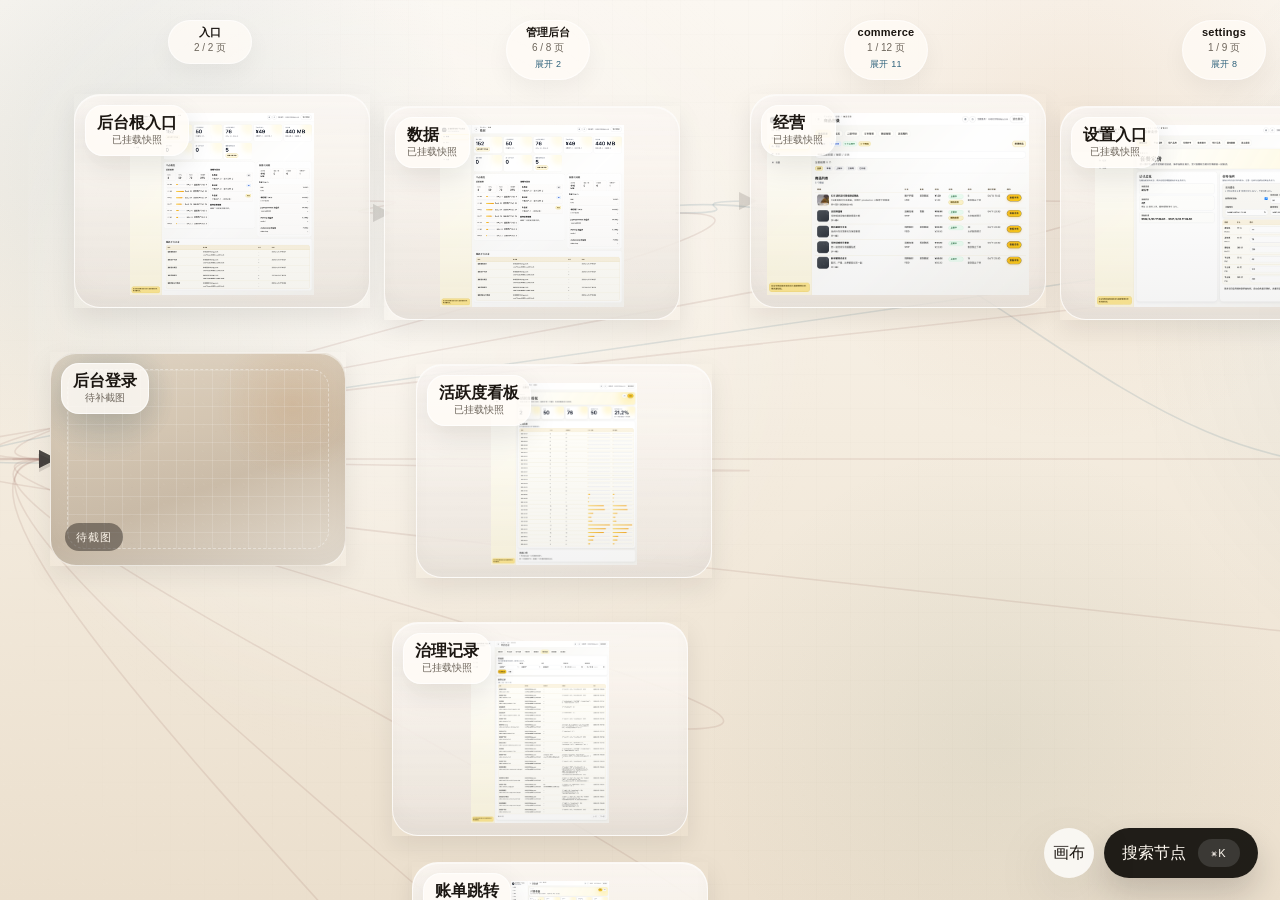
<file: docs/interaction-board/eggturtle-admin-route-first/index.html>
<!doctype html>
<html lang="zh-CN">
<head>
  <meta charset="utf-8" />
  <meta name="viewport" content="width=device-width, initial-scale=1" />
  <title>admin Interaction Board</title>
  <style>    :root {
      --paper: #f7f1e8;
      --paper-deep: #ece1d0;
      --ink: #1b1611;
      --muted: #6d655b;
      --line: rgba(34, 26, 18, 0.08);
      --line-strong: rgba(34, 26, 18, 0.14);
      --card: rgba(255, 252, 247, 0.76);
      --card-soft: rgba(255, 251, 246, 0.52);
      --panel: rgba(251, 246, 238, 0.92);
      --tooltip-bg: rgba(24, 19, 14, 0.92);
      --blue: #2c607a;
      --amber: #b87431;
      --rose: #8d5850;
      --green: #5e7c62;
      --shadow-soft: 0 18px 56px rgba(27, 19, 11, 0.10);
      --shadow-card: 0 18px 44px rgba(20, 15, 10, 0.12);
      --shadow-card-active: 0 24px 64px rgba(16, 12, 8, 0.18);
      --canvas-width: 1420px;
      --canvas-height: 1120px;
      --node-width: 182px;
      --node-height: 334px;
      --lane-min-gap: 228px;
      --lane-width: 196px;
      --lane-padding-top: 94px;
      --node-gap-y: 344px;
      --version-media-max-height: 420px;
    }

    body[data-board-kind^="web"] {
      --node-width: 296px;
      --node-height: 214px;
      --lane-min-gap: 338px;
      --lane-width: 304px;
      --node-gap-y: 252px;
      --version-media-max-height: 360px;
    }

    * { box-sizing: border-box; }
    html, body { margin: 0; min-height: 100%; }

    body {
      font-family: "Avenir Next", "PingFang SC", "Hiragino Sans GB", sans-serif;
      color: var(--ink);
      background:
        radial-gradient(circle at 12% 18%, rgba(44, 96, 122, 0.10), transparent 24%),
        radial-gradient(circle at 84% 14%, rgba(184, 116, 49, 0.10), transparent 24%),
        radial-gradient(circle at 78% 82%, rgba(94, 124, 98, 0.08), transparent 24%),
        linear-gradient(180deg, #fbf7f1 0%, #f4ecdf 48%, #ebdfcd 100%);
      overflow: hidden;
    }

    body::before {
      content: "";
      position: fixed;
      inset: 0;
      pointer-events: none;
      opacity: 0.32;
      background-image:
        linear-gradient(rgba(94, 79, 59, 0.032) 1px, transparent 1px),
        linear-gradient(90deg, rgba(94, 79, 59, 0.032) 1px, transparent 1px);
      background-size: 34px 34px;
      mask-image: radial-gradient(circle at center, black 60%, transparent 100%);
    }

    body::after {
      content: "";
      position: fixed;
      inset: 0;
      pointer-events: none;
      opacity: 0.08;
      background-image:
        radial-gradient(circle at 18% 22%, rgba(255,255,255,0.9) 0 1px, transparent 1px),
        radial-gradient(circle at 72% 42%, rgba(0,0,0,0.5) 0 0.8px, transparent 0.8px),
        radial-gradient(circle at 44% 80%, rgba(255,255,255,0.8) 0 1px, transparent 1px);
      background-size: 20px 20px, 28px 28px, 24px 24px;
      mix-blend-mode: soft-light;
    }

    button,
    input {
      font: inherit;
    }

    .board-app,
    .board-shell {
      min-height: 100vh;
    }

    .board-frame {
      position: relative;
      width: 100vw;
      height: 100vh;
      overflow: auto;
      padding: 0 28px 120px;
      cursor: grab;
      scrollbar-width: thin;
      scrollbar-color: rgba(34, 26, 18, 0.18) transparent;
    }

    .board-frame:active { cursor: grabbing; }

    .board-frame::-webkit-scrollbar {
      width: 10px;
      height: 10px;
    }

    .board-frame::-webkit-scrollbar-thumb {
      border-radius: 999px;
      background: rgba(34, 26, 18, 0.18);
      border: 2px solid transparent;
      background-clip: padding-box;
    }

    .board-frame::-webkit-scrollbar-track {
      background: transparent;
    }

    .board-viewport {
      position: relative;
      width: var(--canvas-width);
      height: var(--canvas-height);
      margin: 0 auto;
    }

    .board-stage {
      position: relative;
      width: var(--canvas-width);
      height: var(--canvas-height);
      isolation: isolate;
      transform-origin: top left;
    }

    .board-stage::before {
      content: "";
      position: absolute;
      inset: 0;
      z-index: 0;
      pointer-events: none;
      background:
        radial-gradient(circle at 20% 18%, rgba(255,255,255,0.45), transparent 22%),
        radial-gradient(circle at 84% 18%, rgba(44, 96, 122, 0.08), transparent 20%),
        radial-gradient(circle at 78% 78%, rgba(184, 116, 49, 0.08), transparent 18%);
    }

    .lane {
      position: absolute;
      top: 20px;
      height: 52px;
      pointer-events: none;
      z-index: 1;
    }

    .lane-label {
      appearance: none;
      position: absolute;
      left: 50%;
      top: 0;
      transform: translateX(-50%);
      display: grid;
      gap: 2px;
      min-width: 84px;
      padding: 6px 11px 8px;
      border-radius: 999px;
      text-align: center;
      background: rgba(255, 252, 246, 0.76);
      backdrop-filter: blur(18px);
      box-shadow: 0 10px 24px rgba(26, 19, 12, 0.05);
      border: 1px solid rgba(255,255,255,0.62);
      pointer-events: auto;
      cursor: default;
    }

    .lane-label strong {
      font-size: 11px;
      line-height: 1.05;
      letter-spacing: 0.02em;
      color: var(--ink);
    }

    .lane-label small {
      font-size: 10px;
      color: var(--muted);
      letter-spacing: 0;
    }

    .lane-label.expandable {
      cursor: pointer;
    }

    .lane-label.expandable:hover,
    .lane-label.expandable:focus-visible {
      outline: none;
      transform: translateX(-50%) translateY(-1px);
      box-shadow: 0 14px 28px rgba(26, 19, 12, 0.10);
    }

    .lane-label.expanded {
      background: rgba(27, 22, 17, 0.90);
      border-color: rgba(27, 22, 17, 0.88);
    }

    .lane-label.expanded strong,
    .lane-label.expanded small,
    .lane-label.expanded .lane-action {
      color: #fff7ee;
    }

    .lane-action {
      display: inline-flex;
      justify-content: center;
      padding-top: 1px;
      font-size: 9px;
      color: var(--blue);
      letter-spacing: 0.02em;
    }

    #edgeLayer {
      position: absolute;
      inset: 0;
      z-index: 2;
      width: 100%;
      height: 100%;
      overflow: visible;
      pointer-events: none;
    }

    .edge-line {
      fill: none;
      stroke-width: 1.55;
      opacity: 0.13;
      transition: opacity 140ms ease, stroke-width 140ms ease, filter 140ms ease;
    }

    .edge-line.kind-navigateTo { stroke: var(--blue); }
    .edge-line.kind-switchTab { stroke: var(--green); }
    .edge-line.kind-reLaunch { stroke: var(--amber); }
    .edge-line.kind-redirect { stroke: var(--rose); }
    .edge-line.kind-prototype {
      stroke: rgba(34, 26, 18, 0.44);
      stroke-dasharray: 10 7;
    }

    .edge-line.muted {
      opacity: 0.035;
    }

    .edge-line.active {
      opacity: 0.92;
      stroke-width: 2.8;
      filter: drop-shadow(0 0 8px rgba(255,255,255,0.66));
    }

    .node {
      position: absolute;
      z-index: 3;
      width: var(--node-width);
      height: var(--node-height);
      padding: 0;
      border: none;
      background: transparent;
      box-shadow: var(--shadow-card);
      cursor: grab;
      overflow: visible;
      isolation: isolate;
      user-select: none;
      contain: layout paint style;
      content-visibility: auto;
      contain-intrinsic-size: var(--node-width) var(--node-height);
      transition: transform 120ms ease, box-shadow 120ms ease, opacity 120ms ease, filter 120ms ease;
    }

    .node:focus-visible {
      outline: 2px solid rgba(44, 96, 122, 0.32);
      outline-offset: 4px;
    }

    .node:not(.dragging):hover {
      transform: translateY(-6px);
      box-shadow: var(--shadow-card-active);
    }

    .node.dragging {
      cursor: grabbing;
      box-shadow: var(--shadow-card-active);
      transform: rotate(-0.8deg) scale(1.02);
      z-index: 12;
    }

    .node.dim {
      opacity: 0.18;
      filter: saturate(0.42);
    }

    .node.active {
      transform: translateY(-4px) scale(1.01);
      box-shadow: var(--shadow-card-active);
    }

    .node-shot {
      position: relative;
      width: 100%;
      height: 100%;
      overflow: hidden;
      border-radius: 26px;
      background:
        linear-gradient(180deg, rgba(255,255,255,0.48), rgba(255,255,255,0.18)),
        rgba(244, 236, 226, 0.82);
      backdrop-filter: blur(10px);
      border: 1px solid rgba(255,255,255,0.58);
      box-shadow:
        inset 0 1px 0 rgba(255,255,255,0.65),
        inset 0 -24px 30px rgba(0,0,0,0.03);
    }

    .node-shot.missing-shot {
      background:
        radial-gradient(circle at 18% 18%, rgba(44, 96, 122, 0.18), transparent 24%),
        radial-gradient(circle at 82% 24%, rgba(184, 116, 49, 0.16), transparent 26%),
        linear-gradient(160deg, #ddd0bd, #cfc0ac 60%, #efe7db);
    }

    .node-shot img {
      position: absolute;
      inset: 0;
      width: 100%;
      height: 100%;
      object-fit: contain;
      object-position: center top;
      padding: 18px 12px 12px;
      background: transparent;
      opacity: 0.995;
    }

    .node-shot::after {
      content: "";
      position: absolute;
      inset: 0;
      background:
        linear-gradient(180deg, rgba(255,255,255,0.08), rgba(255,255,255,0) 28%, rgba(16, 12, 8, 0.05) 100%);
      pointer-events: none;
    }

    .node-overlay {
      position: absolute;
      left: 10px;
      top: 10px;
      z-index: 2;
      max-width: calc(100% - 20px);
      pointer-events: none;
    }

    .node-title-wrap {
      display: grid;
      gap: 2px;
      max-width: 100%;
      padding: 9px 11px 10px;
      border-radius: 18px;
      background: rgba(255, 252, 247, 0.82);
      border: 1px solid rgba(255,255,255,0.68);
      box-shadow: 0 10px 28px rgba(20, 15, 10, 0.10);
      backdrop-filter: blur(16px);
    }

    .node-title {
      display: block;
      font-family: "Songti SC", "STSong", serif;
      font-size: 16px;
      line-height: 1.04;
      font-weight: 700;
      color: var(--ink);
      text-align: left;
      word-break: break-word;
    }

    .node-subtitle {
      display: block;
      font-size: 10px;
      letter-spacing: 0.01em;
      color: var(--muted);
      line-height: 1.15;
    }

    .node-shot-grid {
      position: absolute;
      inset: 16px;
      z-index: 1;
      border-radius: 18px;
      border: 1px dashed rgba(255,255,255,0.38);
      background:
        linear-gradient(rgba(255,255,255,0.14) 1px, transparent 1px),
        linear-gradient(90deg, rgba(255,255,255,0.14) 1px, transparent 1px);
      background-size: 18px 18px;
    }

    .node-empty-badge {
      position: absolute;
      inset: auto auto 14px 14px;
      z-index: 2;
      display: inline-flex;
      align-items: center;
      min-height: 28px;
      padding: 0 11px;
      border-radius: 999px;
      background: rgba(20, 16, 13, 0.42);
      color: #fff8ed;
      font-size: 11px;
      letter-spacing: 0.10em;
      text-transform: uppercase;
      backdrop-filter: blur(8px);
    }

    #nodeModal {
      width: min(1220px, calc(100vw - 28px));
      max-height: calc(100vh - 28px);
      border-radius: 32px;
      background: rgba(248, 242, 233, 0.985);
      box-shadow: 0 34px 104px rgba(0,0,0,0.28);
      overflow: hidden;
    }

    .modal-shell {
      display: grid;
      grid-template-columns: minmax(0, 1.36fr) minmax(340px, 0.9fr);
      min-height: min(78vh, 860px);
    }

    .modal-main {
      padding: 24px;
      display: grid;
      gap: 16px;
      align-content: start;
      background: linear-gradient(180deg, rgba(255,255,255,0.72), rgba(248,242,233,0.96));
    }

    .modal-side {
      padding: 24px 22px;
      display: grid;
      gap: 14px;
      align-content: start;
      border-left: 1px solid var(--line);
      background: rgba(244, 237, 227, 0.88);
      overflow: auto;
    }

    .modal-head {
      display: flex;
      align-items: flex-start;
      justify-content: space-between;
      gap: 18px;
    }

    .modal-head h2 {
      margin: 0;
      font-family: "Songti SC", "STSong", serif;
      font-size: clamp(30px, 3vw, 42px);
      line-height: 1.02;
    }

    .modal-head p {
      display: grid;
      gap: 6px;
      margin: 10px 0 0;
      color: var(--muted);
      line-height: 1.45;
    }

    .modal-head p code {
      width: fit-content;
      padding: 6px 10px;
      border-radius: 999px;
      background: rgba(255,255,255,0.74);
      font-size: 12px;
      color: var(--ink);
      word-break: break-all;
    }

    .modal-head p span {
      font-size: 13px;
      word-break: break-all;
    }

    .modal-context {
      display: grid;
      gap: 12px;
    }

    .modal-badges {
      display: flex;
      flex-wrap: wrap;
      gap: 8px;
    }

    .modal-badge {
      display: inline-flex;
      align-items: center;
      min-height: 34px;
      padding: 0 12px;
      border-radius: 999px;
      background: rgba(27, 22, 17, 0.92);
      color: #fff7ee;
      font-size: 12px;
      letter-spacing: 0.02em;
      box-shadow: 0 10px 24px rgba(18, 13, 9, 0.10);
    }

    .modal-badge.subtle {
      background: rgba(255,255,255,0.82);
      color: var(--ink);
      box-shadow: inset 0 1px 0 rgba(255,255,255,0.84);
    }

    .modal-story {
      margin: 0;
      padding: 13px 16px;
      border-radius: 20px;
      background: rgba(255,255,255,0.68);
      color: var(--ink);
      line-height: 1.65;
      box-shadow: inset 0 1px 0 rgba(255,255,255,0.82);
    }

    .modal-preview-panel {
      display: grid;
      gap: 14px;
      min-height: 0;
    }

    .modal-preview {
      min-height: 420px;
    }

    .preview-figure {
      margin: 0;
      display: grid;
      gap: 12px;
    }

    .preview-frame {
      display: grid;
      place-items: center;
      min-height: 420px;
      padding: 18px;
      border-radius: 28px;
      background:
        radial-gradient(circle at 20% 16%, rgba(255,255,255,0.9), transparent 32%),
        linear-gradient(180deg, rgba(255,255,255,0.78), rgba(243,236,226,0.88));
      box-shadow:
        inset 0 1px 0 rgba(255,255,255,0.9),
        0 18px 48px rgba(30, 22, 14, 0.08);
      overflow: hidden;
    }

    .preview-frame img {
      display: block;
      max-width: 100%;
      max-height: min(58vh, 620px);
      width: auto;
      height: auto;
      object-fit: contain;
      object-position: center top;
    }

    .preview-caption {
      display: flex;
      align-items: flex-start;
      justify-content: space-between;
      gap: 16px;
      padding: 0 4px;
    }

    .preview-caption div {
      display: grid;
      gap: 4px;
    }

    .preview-caption strong {
      font-size: 14px;
      color: var(--ink);
    }

    .preview-caption span {
      font-size: 12px;
      color: var(--muted);
    }

    .preview-caption code,
    .flow-item code,
    .meta-card code,
    .raw-block code {
      font-size: 11px;
      color: var(--muted);
      word-break: break-all;
    }

    .version-rail {
      display: grid;
      gap: 10px;
    }

    .version-rail-track {
      display: grid;
      grid-template-columns: repeat(auto-fit, minmax(132px, 1fr));
      gap: 10px;
    }

    .version-thumb {
      display: grid;
      gap: 10px;
      padding: 10px;
      border: 1px solid rgba(255,255,255,0.64);
      border-radius: 20px;
      background: rgba(255,255,255,0.78);
      cursor: pointer;
      text-align: left;
      box-shadow: 0 12px 28px rgba(32, 24, 16, 0.06);
      transition: transform 120ms ease, box-shadow 120ms ease, border-color 120ms ease;
    }

    .version-thumb:hover,
    .version-thumb:focus-visible {
      outline: none;
      transform: translateY(-2px);
      box-shadow: 0 16px 30px rgba(32, 24, 16, 0.10);
    }

    .version-thumb.active {
      border-color: rgba(44, 96, 122, 0.36);
      box-shadow: 0 18px 34px rgba(32, 24, 16, 0.12);
    }

    .version-thumb-media {
      display: grid;
      place-items: center;
      aspect-ratio: 1.1 / 1;
      border-radius: 16px;
      overflow: hidden;
      background: linear-gradient(180deg, rgba(25, 21, 15, 0.04), rgba(25, 21, 15, 0.08));
    }

    .version-thumb-media img {
      display: block;
      max-width: 100%;
      max-height: 100%;
      width: auto;
      height: auto;
      object-fit: contain;
      object-position: center top;
    }

    .version-thumb-meta {
      display: grid;
      gap: 3px;
    }

    .version-thumb-meta strong {
      font-size: 12px;
      color: var(--ink);
    }

    .version-thumb-meta small {
      font-size: 11px;
      color: var(--muted);
    }

    .version-pending-note {
      padding: 0 4px;
      color: var(--muted);
      font-size: 12px;
      line-height: 1.5;
    }

    .side-card {
      padding: 15px 16px;
      border-radius: 22px;
      background: rgba(255,255,255,0.68);
      box-shadow: inset 0 1px 0 rgba(255,255,255,0.82);
    }

    .side-card h3 {
      margin: 0 0 10px;
      font-size: 13px;
      text-transform: uppercase;
      letter-spacing: 0.06em;
      color: var(--muted);
    }

    .side-card-primary {
      background: linear-gradient(180deg, rgba(255,255,255,0.82), rgba(250,244,235,0.88));
    }

    .flow-stack,
    .meta-stack {
      display: grid;
      gap: 12px;
    }

    .flow-group {
      display: grid;
      gap: 8px;
    }

    .flow-group h4,
    .raw-block h4 {
      margin: 0;
      font-size: 12px;
      color: var(--muted);
      letter-spacing: 0.04em;
    }

    .flow-group-list {
      display: grid;
      gap: 8px;
    }

    .flow-item {
      display: grid;
      gap: 4px;
      width: 100%;
      padding: 12px 13px;
      border: none;
      border-radius: 18px;
      background: rgba(247, 241, 233, 0.92);
      text-align: left;
      cursor: pointer;
      box-shadow: 0 10px 24px rgba(30, 22, 14, 0.05);
      transition: transform 120ms ease, box-shadow 120ms ease, background 120ms ease;
    }

    .flow-item:hover,
    .flow-item:focus-visible {
      outline: none;
      transform: translateY(-1px);
      background: rgba(255,255,255,0.96);
      box-shadow: 0 14px 28px rgba(30, 22, 14, 0.08);
    }

    .flow-direction {
      font-size: 11px;
      color: var(--blue);
      letter-spacing: 0.04em;
      text-transform: uppercase;
    }

    .flow-item strong {
      font-size: 14px;
      color: var(--ink);
    }

    .meta-card {
      display: grid;
      gap: 8px;
      padding: 12px 13px;
      border-radius: 18px;
      background: rgba(247, 241, 233, 0.92);
    }

    .meta-card.accent {
      background: rgba(27, 22, 17, 0.92);
    }

    .meta-card.accent .meta-label,
    .meta-card.accent code,
    .meta-card.accent .meta-note {
      color: rgba(255,247,238,0.9);
    }

    .meta-label {
      font-size: 11px;
      color: var(--muted);
      letter-spacing: 0.06em;
      text-transform: uppercase;
    }

    .meta-tags {
      display: flex;
      flex-wrap: wrap;
      gap: 8px;
    }

    .meta-tag {
      display: inline-flex;
      align-items: center;
      min-height: 30px;
      padding: 0 10px;
      border-radius: 999px;
      background: rgba(255,255,255,0.74);
      color: var(--ink);
      font-size: 12px;
    }

    .meta-note {
      margin: 0;
      color: var(--muted);
      font-size: 12px;
      line-height: 1.5;
    }

    .raw-card {
      overflow: hidden;
    }

    .raw-card summary {
      cursor: pointer;
      list-style: none;
      font-size: 13px;
      color: var(--ink);
      font-weight: 600;
    }

    .raw-card summary::-webkit-details-marker {
      display: none;
    }

    .raw-card-body {
      display: grid;
      gap: 14px;
      padding-top: 14px;
    }

    .raw-block {
      display: grid;
      gap: 8px;
    }

    .raw-block ul {
      margin: 0;
      padding-left: 18px;
      color: var(--ink);
      line-height: 1.55;
      font-size: 13px;
    }

    .raw-block li + li {
      margin-top: 6px;
    }

    .empty-note {
      padding: 16px;
      border-radius: 18px;
      background: rgba(255,255,255,0.48);
      color: var(--muted);
    }

    .empty-note.compact,
    .preview-empty {
      display: grid;
      place-items: center;
      min-height: 120px;
      text-align: center;
      line-height: 1.7;
    }

    .hud {
      position: fixed;
      z-index: 26;
    }

    .hud-dock {
      right: 22px;
      bottom: 22px;
      display: grid;
      gap: 12px;
      justify-items: end;
      align-items: end;
    }

    .dock-panel {
      width: min(360px, calc(100vw - 32px));
      padding: 16px;
      border-radius: 28px;
      background: var(--panel);
      border: 1px solid rgba(255,255,255,0.62);
      backdrop-filter: blur(22px);
      box-shadow: var(--shadow-soft);
    }

    .dock-panel-head {
      display: flex;
      align-items: flex-start;
      justify-content: space-between;
      gap: 14px;
      margin-bottom: 14px;
    }

    .dock-panel-head p {
      margin: 8px 0 0;
      font-size: 12px;
      line-height: 1.55;
      color: var(--muted);
    }

    .dock-kicker {
      display: inline-flex;
      width: fit-content;
      padding: 7px 10px;
      border-radius: 999px;
      background: rgba(255,255,255,0.64);
      color: var(--muted);
      font-size: 10px;
      letter-spacing: 0.08em;
    }

    .panel-reset {
      flex: none;
      min-height: 38px;
      padding: 0 14px;
      border: none;
      border-radius: 999px;
      background: rgba(255,255,255,0.76);
      color: var(--ink);
      cursor: pointer;
      box-shadow: inset 0 1px 0 rgba(255,255,255,0.84);
    }

    .metric-strip {
      display: grid;
      grid-template-columns: repeat(3, minmax(0, 1fr));
      gap: 8px;
    }

    .metric {
      min-height: 70px;
      padding: 10px 12px;
      border-radius: 18px;
      background: rgba(255,255,255,0.72);
      border: 1px solid rgba(255,255,255,0.62);
    }

    .metric span {
      display: block;
      font-size: 11px;
      color: var(--muted);
      letter-spacing: 0.08em;
      text-transform: uppercase;
    }

    .metric strong {
      display: block;
      margin-top: 4px;
      font-size: 22px;
      line-height: 1;
      letter-spacing: -0.05em;
      font-weight: 700;
    }

    .legend {
      display: flex;
      flex-wrap: wrap;
      gap: 8px 10px;
      margin-top: 12px;
      color: var(--muted);
      font-size: 12px;
    }

    .legend span {
      display: inline-flex;
      align-items: center;
      gap: 8px;
      padding: 6px 10px;
      border-radius: 999px;
      background: rgba(255,255,255,0.58);
    }

    .legend i {
      width: 10px;
      height: 10px;
      border-radius: 999px;
      display: inline-block;
    }

    .legend .registered { background: var(--blue); }
    .legend .candidate { background: var(--amber); }
    .legend .draft { background: var(--rose); }
    .legend .drag { background: var(--green); }

    .notes-grid {
      display: grid;
      gap: 10px;
      margin-top: 14px;
    }

    .note-card {
      padding: 14px 14px 15px;
      border-radius: 20px;
      background: rgba(255,255,255,0.68);
      border: 1px solid rgba(255,255,255,0.62);
    }

    .note-card h2 {
      margin: 0 0 6px;
      font-size: 12px;
      letter-spacing: 0.12em;
      text-transform: uppercase;
      color: var(--muted);
    }

    .note-card p,
    .note-card ul {
      margin: 0;
      font-size: 13px;
      line-height: 1.6;
      color: var(--ink);
    }

    .note-card ul {
      padding-left: 18px;
    }

    .note-card li + li {
      margin-top: 6px;
    }

    .dock-actions {
      display: flex;
      align-items: center;
      gap: 10px;
    }

    .dock-button,
    .dock-fab {
      border: none;
      cursor: pointer;
      transition: transform 120ms ease, opacity 120ms ease, background 120ms ease;
    }

    .dock-button:hover,
    .dock-fab:hover {
      transform: translateY(-1px);
      opacity: 0.96;
    }

    .dock-button.primary {
      display: inline-flex;
      align-items: center;
      justify-content: space-between;
      gap: 12px;
      min-width: 152px;
      min-height: 50px;
      padding: 0 18px;
      border-radius: 999px;
      background: rgba(20, 17, 13, 0.94);
      color: #fff9f1;
      box-shadow: 0 16px 32px rgba(17, 13, 9, 0.18);
    }

    .dock-button kbd {
      display: inline-flex;
      align-items: center;
      justify-content: center;
      min-width: 42px;
      min-height: 28px;
      padding: 0 10px;
      border-radius: 999px;
      background: rgba(255,255,255,0.12);
      font: inherit;
      font-size: 11px;
      letter-spacing: 0.08em;
      text-transform: uppercase;
    }

    .dock-fab {
      display: inline-flex;
      align-items: center;
      justify-content: center;
      width: 50px;
      height: 50px;
      border-radius: 999px;
      background: rgba(255,255,255,0.76);
      color: var(--ink);
      box-shadow: var(--shadow-soft);
      backdrop-filter: blur(18px);
    }

    body[data-density="high"] .lane-label,
    body[data-density="high"] .node-title-wrap,
    body[data-density="high"] .node-shot,
    body[data-density="high"] .node-empty-badge {
      backdrop-filter: none;
    }

    body[data-density="high"] .node {
      box-shadow: 0 10px 24px rgba(20, 15, 10, 0.08);
    }

    body[data-density="high"] .node:not(.dragging):hover,
    body[data-density="high"] .node.active {
      box-shadow: 0 16px 34px rgba(16, 12, 8, 0.14);
    }

    body[data-density="high"] .node-shot {
      box-shadow:
        inset 0 1px 0 rgba(255,255,255,0.54),
        inset 0 -14px 18px rgba(0,0,0,0.025);
    }

    .tooltip {
      position: fixed;
      z-index: 40;
      width: min(360px, calc(100vw - 24px));
      max-width: calc(100vw - 24px);
      padding: 14px 15px;
      border-radius: 20px;
      background: var(--tooltip-bg);
      color: #f8f3ea;
      box-shadow: 0 24px 64px rgba(14, 11, 8, 0.34);
      border: 1px solid rgba(255,255,255,0.12);
      pointer-events: none;
      overflow: hidden;
      opacity: 0;
      transform: translateY(6px);
      transition: opacity 100ms ease, transform 100ms ease;
    }

    .tooltip.visible {
      opacity: 1;
      transform: translateY(0);
    }

    .tooltip strong {
      display: block;
      margin-bottom: 6px;
      font-size: 14px;
      letter-spacing: 0.02em;
      overflow-wrap: anywhere;
    }

    .tooltip code {
      display: block;
      max-width: 100%;
      font-size: 11px;
      color: rgba(255,255,255,0.76);
      word-break: break-word;
      overflow-wrap: anywhere;
    }

    .tooltip-grid {
      display: grid;
      grid-template-columns: repeat(2, minmax(0, 1fr));
      gap: 8px;
      margin-top: 10px;
    }

    .tooltip-grid span {
      display: block;
      padding: 7px 8px;
      border-radius: 12px;
      background: rgba(255,255,255,0.08);
      font-size: 11px;
      color: rgba(255,255,255,0.84);
      min-width: 0;
      overflow-wrap: anywhere;
    }

    .search-dialog,
    #nodeModal {
      padding: 0;
      border: none;
      background: transparent;
    }

    .search-dialog::backdrop,
    #nodeModal::backdrop {
      background: rgba(20, 16, 12, 0.42);
      backdrop-filter: blur(10px);
    }

    .search-panel {
      width: min(720px, calc(100vw - 28px));
      padding: 18px;
      border-radius: 30px;
      background: rgba(248, 242, 233, 0.98);
      box-shadow: 0 34px 104px rgba(0,0,0,0.28);
    }

    .search-panel-head {
      display: flex;
      align-items: flex-start;
      justify-content: space-between;
      gap: 16px;
    }

    .search-panel-head strong {
      display: block;
      font-size: 18px;
      letter-spacing: 0.04em;
    }

    .search-panel-head p {
      margin: 6px 0 0;
      color: var(--muted);
      font-size: 13px;
      line-height: 1.5;
    }

    .search-close,
    .modal-close {
      width: 40px;
      height: 40px;
      border-radius: 999px;
      border: none;
      background: rgba(255,255,255,0.82);
      cursor: pointer;
      box-shadow: inset 0 1px 0 rgba(255,255,255,0.8);
    }

    .search-input-shell {
      display: block;
      margin-top: 16px;
      padding: 0 16px;
      border-radius: 22px;
      background: rgba(255,255,255,0.84);
      box-shadow: inset 0 1px 0 rgba(255,255,255,0.82);
    }

    .search-input-shell input {
      width: 100%;
      min-height: 60px;
      border: none;
      background: transparent;
      color: var(--ink);
      font-size: 18px;
      outline: none;
    }

    .search-hint {
      margin: 12px 0 0;
      color: var(--muted);
      font-size: 12px;
      letter-spacing: 0.04em;
    }

    .search-results {
      display: grid;
      gap: 10px;
      margin-top: 16px;
      max-height: 56vh;
      overflow: auto;
      padding-right: 4px;
    }

    .search-result {
      display: grid;
      gap: 6px;
      width: 100%;
      padding: 14px 16px;
      border: none;
      border-radius: 20px;
      background: rgba(255,255,255,0.72);
      text-align: left;
      cursor: pointer;
      box-shadow: 0 10px 28px rgba(34, 24, 14, 0.06);
    }

    .search-result:hover,
    .search-result:focus-visible {
      outline: none;
      background: rgba(255,255,255,0.92);
      transform: translateY(-1px);
    }

    .search-result strong {
      font-size: 15px;
      color: var(--ink);
    }

    .search-result code {
      font-size: 11px;
      color: var(--muted);
      word-break: break-all;
    }

    .search-result-meta {
      display: flex;
      flex-wrap: wrap;
      gap: 8px;
      color: var(--muted);
      font-size: 12px;
    }

    .search-result-meta span {
      display: inline-flex;
      align-items: center;
      gap: 6px;
      padding: 6px 10px;
      border-radius: 999px;
      background: rgba(245, 239, 230, 0.9);
    }

    .search-empty {
      padding: 18px;
      border-radius: 22px;
      background: rgba(255,255,255,0.62);
      color: var(--muted);
      line-height: 1.6;
      text-align: center;
    }

    @media (max-width: 1080px) {
      .modal-shell {
        grid-template-columns: 1fr;
      }

      .modal-side {
        border-left: none;
        border-top: 1px solid var(--line);
        max-height: 38vh;
      }
    }

    @media (max-width: 900px) {
      body {
        overflow: auto;
      }

      body::before,
      body::after {
        display: none;
      }

      .board-app {
        display: flex;
        flex-direction: column;
        gap: 12px;
        padding: 12px 0 24px;
      }

      .board-shell {
        order: 2;
      }

      .board-frame {
        width: auto;
        height: 76vh;
        margin: 0 12px;
        padding: 0;
        border-radius: 28px;
        background: linear-gradient(180deg, rgba(255,255,255,0.34), rgba(255,255,255,0.12));
        box-shadow: var(--shadow-soft);
      }

      .board-viewport {
        margin: 0;
      }

      .hud {
        position: relative;
      }

      .hud-dock {
        order: 1;
        right: auto;
        bottom: auto;
        margin: 0 12px;
        justify-items: stretch;
      }

      .dock-panel {
        width: auto;
      }

      .dock-actions {
        justify-content: flex-end;
      }

      .metric-strip {
        grid-template-columns: repeat(2, minmax(0, 1fr));
      }
    }

    @media (max-width: 640px) {
      .tooltip-grid,
      .metric-strip {
        grid-template-columns: 1fr;
      }

      .version-rail-track {
        grid-template-columns: repeat(2, minmax(0, 1fr));
      }

      .search-panel {
        padding: 14px;
        border-radius: 26px;
      }

      .search-input-shell input {
        font-size: 16px;
      }

      .dock-actions {
        gap: 8px;
      }

      .dock-button.primary {
        min-width: 0;
        flex: 1 1 0;
      }
    }</style>
</head>
<body>
  <main class="board-app">
    <section class="board-shell">
      <div id="boardFrame" class="board-frame">
        <div id="boardViewport" class="board-viewport">
          <div id="boardStage" class="board-stage">
            <svg id="edgeLayer" aria-hidden="true">
              <defs>
                <marker id="edgeArrow" markerWidth="12" markerHeight="12" refX="10" refY="6" orient="auto">
                  <path d="M0,0 L12,6 L0,12 z" fill="currentColor"></path>
                </marker>
              </defs>
            </svg>
          </div>
        </div>
      </div>
    </section>

    <section class="hud hud-dock" aria-label="Canvas controls">
      <section id="dockPanel" class="dock-panel" aria-label="Board notes" hidden>
        <div class="dock-panel-head">
          <div>
            <span class="dock-kicker">产品画布</span>
            <p>默认只展示当前画布关系。统计、说明和待处理项都收进这里。</p>
          </div>
          <button id="resetLayout" type="button" class="panel-reset">重置布局</button>
        </div>

        <div class="metric-strip">
          <div class="metric"><span>已注册</span><strong>36</strong></div>
          <div class="metric"><span>候选页</span><strong>0</strong></div>
          <div class="metric"><span>关系边</span><strong>74</strong></div>
          <div class="metric"><span>冲突</span><strong>0</strong></div>
          <div class="metric"><span>有截图</span><strong>33</strong></div>
          <div class="metric"><span>快照数</span><strong>33</strong></div>
        </div>

        <div class="legend">
          <span><i class="registered"></i> 已注册</span>
          <span><i class="candidate"></i> 候选</span>
          <span><i class="draft"></i> AI 草稿</span>
          <span><i class="drag"></i> 可拖拽</span>
        </div>

        <div class="notes-grid">
          <section class="note-card">
            <h2>候选页提醒</h2>
            <p>当前未注册但已经在 route constants / wrapper 页面中存在的节点：无</p>
          </section>
          <section class="note-card">
            <h2>待截图节点</h2>
            <p>这些卡片当前没有命中真实截图源，所以只展示占位卡：后台根入口, 后台登录, 数据, 活跃度看板, 治理记录, 账单跳转, 社区入口, 用量看板, 活跃度看板, 付费看板, 会员入口, 平台用户, Tenants, 租户详情, 宠物档案摘要, 经营, 商品目录, 社区, 发货履约, 二级市场, 订单管理, 售后客服, 商品详情, 新建商品, 帖子详情, 新建帖子, 挂牌详情, 设置入口, 审计记录, 徽章分享素材, 市场参考运营台, 微信服务号通道健康位, 平台品牌, 套餐定价, 供给入口, 租户品牌</p>
          </section>
          <section class="note-card">
            <h2>冲突预览</h2>
            <ul><li>当前没有冲突。</li></ul>
          </section>
        </div>
      </section>

      <div class="dock-actions">
        <button
          id="togglePanel"
          type="button"
          class="dock-fab ghost"
          aria-controls="dockPanel"
          aria-expanded="false"
          aria-label="Open canvas panel"
        >
          画布
        </button>
        <button id="openSearch" type="button" class="dock-button primary">
          <span>搜索节点</span>
          <kbd>⌘K</kbd>
        </button>
      </div>
    </section>
  </main>

  <aside id="boardTooltip" class="tooltip" aria-hidden="true"></aside>

  <dialog id="searchDialog" class="search-dialog">
    <div class="search-panel">
      <div class="search-panel-head">
        <div>
          <strong>搜索节点</strong>
          <p>页面、路由、组件、截图标签、自动化场景</p>
        </div>
        <button id="closeSearch" class="search-close" type="button" aria-label="Close search">×</button>
      </div>
      <label class="search-input-shell" for="boardSearch">
        <input id="boardSearch" type="search" placeholder="输入页面、组件、路由、截图来源" autocomplete="off" />
      </label>
      <p class="search-hint">Enter 打开首个结果，Esc 关闭，Ctrl/⌘ + K 快速唤起。</p>
      <div id="searchResults" class="search-results"></div>
    </div>
  </dialog>

  <dialog id="nodeModal">
    <div class="modal-shell">
      <section class="modal-main">
        <div class="modal-head">
          <div>
            <h2 id="modalTitle"></h2>
            <p id="modalSubtitle"></p>
          </div>
          <button class="modal-close" id="modalClose" type="button" aria-label="Close">×</button>
        </div>
        <div class="modal-context">
          <div id="modalBadges" class="modal-badges"></div>
          <p id="modalStory" class="modal-story" hidden></p>
        </div>
        <div class="modal-preview-panel">
          <div id="modalPreview" class="modal-preview"></div>
          <div id="modalVersions" class="version-rail"></div>
        </div>
      </section>
      <aside class="modal-side">
        <section class="side-card side-card-primary">
          <h3>流向</h3>
          <div id="modalEdges" class="flow-stack"></div>
        </section>
        <section class="side-card">
          <h3>自动化与代码</h3>
          <div id="modalScenarios" class="meta-stack"></div>
        </section>
        <details class="side-card raw-card">
          <summary>原始信息</summary>
          <div class="raw-card-body">
            <section class="raw-block">
              <h4>页面备注</h4>
              <ul id="modalRegions"></ul>
            </section>
            <section class="raw-block">
              <h4>来源锚点</h4>
              <ul id="modalRefs"></ul>
            </section>
            <section class="raw-block">
              <h4>资源路径</h4>
              <ul id="modalAssets"></ul>
            </section>
          </div>
        </details>
      </aside>
    </div>
  </dialog>

  <script id="board-data" type="application/json">{"schema_version": "1.0", "generated_at": "2026-04-15T23:36:23+08:00", "project": {"name": "admin", "repo_root": "/Volumes/DATABASE/code/Eggturtle-breeding-library", "app_kind": "web-admin"}, "sources": {"extractor": "nextjs-route-first", "app_dir": "apps/admin", "app_root": "/Volumes/DATABASE/code/Eggturtle-breeding-library/apps/admin", "manifest_seed": "/Volumes/DATABASE/code/learn/openclaw-pm-coder-kit/docs/interaction-board/eggturtle-admin-route-first/board.seed.json", "board_root": "/Volumes/DATABASE/code/learn/openclaw-pm-coder-kit/docs/interaction-board/eggturtle-admin-route-first"}, "summary": {"registered_count": 36, "candidate_count": 0, "draft_count": 0, "edge_count": 74, "conflict_count": 0, "nodes_with_screenshots": 33, "attached_screenshot_count": 33, "nodes_with_scenarios": 36, "attached_scenario_count": 36, "attached_scenario_binding_count": 70}, "nodes": [{"node_id": "admin-root", "route_key": "Adminroot", "title": "后台根入口", "route": "", "aliases": ["/", "admin-root", "board", "root"], "package": "main", "group": "entry", "status": "registered", "screen_component": "apps/admin/app/page.tsx", "page_file": "apps/admin/app/page.tsx", "config_file": "", "regions": ["后台根入口", "next/navigation"], "screenshot_refs": [{"label": "planned", "path": "screenshots/admin-root.png", "exists": false}], "source_refs": [{"path": "/Volumes/DATABASE/code/Eggturtle-breeding-library/apps/admin/app/page.tsx", "line": 1}], "board_meta": {"note": "", "tags": ["web-admin", "entry"], "route_mode": "redirect", "redirect_target": "/dashboard", "requires_parameters": false, "batch_capture_default": false, "batch_capture_skip_reason": "redirect-only", "scenario_refs": [{"scenario_id": "prod-admin-admin-root", "script_path": "prod-admin-admin-root.spec.ts", "script_absolute_path": "/Volumes/DATABASE/code/learn/openclaw-pm-coder-kit/docs/interaction-board/eggturtle-admin-route-first/scenarios/prod-admin-admin-root.spec.ts", "scenario_path": "/Volumes/DATABASE/code/learn/openclaw-pm-coder-kit/docs/interaction-board/eggturtle-admin-route-first/scenarios/prod-admin-admin-root.json", "capture_output": "../screenshots/prod-admin-admin-root.png", "engine": "web-playwright-cli", "target": {"base_url": "https://eggturtles-admin.sealoshzh.site", "auth_surface": "admin", "auth_profile": "eggturtle-prod-admin-siri", "browser_channel": "chrome", "viewport_size": "1440,1000", "full_page": true}, "assertions": [{"type": "text", "value": "后台根入口"}], "role": "target"}, {"scenario_id": "prod-admin-admin-root", "script_path": "prod-admin-admin-root.spec.ts", "script_absolute_path": "/Volumes/DATABASE/code/learn/openclaw-pm-coder-kit/docs/interaction-board/eggturtle-admin-route-first/scenarios/prod-admin-admin-root.spec.ts", "scenario_path": "/Volumes/DATABASE/code/learn/openclaw-pm-coder-kit/docs/interaction-board/eggturtle-admin-route-first/scenarios/prod-admin-admin-root.json", "capture_output": "../screenshots/prod-admin-admin-root.png", "engine": "web-playwright-cli", "target": {"base_url": "https://eggturtles-admin.sealoshzh.site", "auth_surface": "admin", "auth_profile": "eggturtle-prod-admin-siri", "browser_channel": "chrome", "viewport_size": "1440,1000", "full_page": true}, "assertions": [{"type": "text", "value": "后台根入口"}], "role": "entry"}]}, "card": {"node_id": "admin-root", "title": "后台根入口", "status": "registered", "group": "entry", "note": "", "scenario_refs": [{"scenario_id": "prod-admin-admin-root", "script_path": "prod-admin-admin-root.spec.ts", "script_absolute_path": "/Volumes/DATABASE/code/learn/openclaw-pm-coder-kit/docs/interaction-board/eggturtle-admin-route-first/scenarios/prod-admin-admin-root.spec.ts", "scenario_path": "/Volumes/DATABASE/code/learn/openclaw-pm-coder-kit/docs/interaction-board/eggturtle-admin-route-first/scenarios/prod-admin-admin-root.json", "capture_output": "../screenshots/prod-admin-admin-root.png", "engine": "web-playwright-cli", "target": {"base_url": "https://eggturtles-admin.sealoshzh.site", "auth_surface": "admin", "auth_profile": "eggturtle-prod-admin-siri", "browser_channel": "chrome", "viewport_size": "1440,1000", "full_page": true}, "assertions": [{"type": "text", "value": "后台根入口"}], "role": "target"}], "scenario_refs_all": [{"scenario_id": "prod-admin-admin-root", "script_path": "prod-admin-admin-root.spec.ts", "script_absolute_path": "/Volumes/DATABASE/code/learn/openclaw-pm-coder-kit/docs/interaction-board/eggturtle-admin-route-first/scenarios/prod-admin-admin-root.spec.ts", "scenario_path": "/Volumes/DATABASE/code/learn/openclaw-pm-coder-kit/docs/interaction-board/eggturtle-admin-route-first/scenarios/prod-admin-admin-root.json", "capture_output": "../screenshots/prod-admin-admin-root.png", "engine": "web-playwright-cli", "target": {"base_url": "https://eggturtles-admin.sealoshzh.site", "auth_surface": "admin", "auth_profile": "eggturtle-prod-admin-siri", "browser_channel": "chrome", "viewport_size": "1440,1000", "full_page": true}, "assertions": [{"type": "text", "value": "后台根入口"}], "role": "target"}], "scenario_ref_stats": {"all_count": 1, "visible_count": 1, "target_count": 1, "manual_count": 0, "entry_count": 0, "hidden_count": 0}, "code_entry": {"screen_component": "apps/admin/app/page.tsx", "page_file": "apps/admin/app/page.tsx", "config_file": ""}, "code_anchors": [{"path": "/Volumes/DATABASE/code/Eggturtle-breeding-library/apps/admin/app/page.tsx", "line": 1}], "primary_image": {"label": "redirect:admin-dashboard", "relative_path": "screenshots/prod-admin-admin-dashboard.png", "absolute_path": "/Volumes/DATABASE/code/learn/openclaw-pm-coder-kit/docs/interaction-board/eggturtle-admin-route-first/screenshots/prod-admin-admin-dashboard.png", "exists": true, "source_path": "/Volumes/DATABASE/code/learn/openclaw-pm-coder-kit/docs/interaction-board/eggturtle-admin-route-first/screenshots/prod-admin-admin-dashboard.png", "matched_by": "redirect:admin-dashboard"}, "images": [{"label": "redirect:admin-dashboard", "relative_path": "screenshots/prod-admin-admin-dashboard.png", "absolute_path": "/Volumes/DATABASE/code/learn/openclaw-pm-coder-kit/docs/interaction-board/eggturtle-admin-route-first/screenshots/prod-admin-admin-dashboard.png", "exists": true, "source_path": "/Volumes/DATABASE/code/learn/openclaw-pm-coder-kit/docs/interaction-board/eggturtle-admin-route-first/screenshots/prod-admin-admin-dashboard.png", "matched_by": "redirect:admin-dashboard", "image_mean": 247.6145278489531, "image_stddev": 27.68939309540004}, {"label": "planned", "relative_path": "screenshots/admin-root.png", "absolute_path": "/Volumes/DATABASE/code/learn/openclaw-pm-coder-kit/docs/interaction-board/eggturtle-admin-route-first/screenshots/admin-root.png", "exists": false, "source_path": "", "matched_by": "", "image_mean": null, "image_stddev": null}]}}, {"node_id": "admin-login", "route_key": "AdminLogin", "title": "后台登录", "route": "login", "aliases": ["/login", "admin-login", "board", "login"], "package": "main", "group": "entry", "status": "registered", "screen_component": "apps/admin/app/login/page.tsx", "page_file": "apps/admin/app/login/page.tsx", "config_file": "", "regions": ["后台登录", "use client", "react", "next/navigation"], "screenshot_refs": [{"label": "planned", "path": "screenshots/admin-login.png", "exists": false}], "source_refs": [{"path": "/Volumes/DATABASE/code/Eggturtle-breeding-library/apps/admin/app/login/page.tsx", "line": 1}], "board_meta": {"note": "", "tags": ["web-admin", "entry"], "route_mode": "screen", "redirect_target": "", "requires_parameters": false, "batch_capture_default": false, "batch_capture_skip_reason": "entry-auth-page", "scenario_refs": [{"scenario_id": "prod-admin-admin-dashboard-analytics-activity", "script_path": "prod-admin-admin-dashboard-analytics-activity.spec.ts", "script_absolute_path": "/Volumes/DATABASE/code/learn/openclaw-pm-coder-kit/docs/interaction-board/eggturtle-admin-route-first/scenarios/prod-admin-admin-dashboard-analytics-activity.spec.ts", "scenario_path": "/Volumes/DATABASE/code/learn/openclaw-pm-coder-kit/docs/interaction-board/eggturtle-admin-route-first/scenarios/prod-admin-admin-dashboard-analytics-activity.json", "capture_output": "../screenshots/prod-admin-admin-dashboard-analytics-activity.png", "engine": "web-playwright-cli", "target": {"base_url": "https://eggturtles-admin.sealoshzh.site", "auth_surface": "admin", "auth_profile": "eggturtle-prod-admin-siri", "browser_channel": "chrome", "viewport_size": "1440,1000", "full_page": true}, "assertions": [{"type": "text", "value": "活跃度看板"}], "role": "entry"}, {"scenario_id": "prod-admin-admin-dashboard-analytics-revenue", "script_path": "prod-admin-admin-dashboard-analytics-revenue.spec.ts", "script_absolute_path": "/Volumes/DATABASE/code/learn/openclaw-pm-coder-kit/docs/interaction-board/eggturtle-admin-route-first/scenarios/prod-admin-admin-dashboard-analytics-revenue.spec.ts", "scenario_path": "/Volumes/DATABASE/code/learn/openclaw-pm-coder-kit/docs/interaction-board/eggturtle-admin-route-first/scenarios/prod-admin-admin-dashboard-analytics-revenue.json", "capture_output": "../screenshots/prod-admin-admin-dashboard-analytics-revenue.png", "engine": "web-playwright-cli", "target": {"base_url": "https://eggturtles-admin.sealoshzh.site", "auth_surface": "admin", "auth_profile": "eggturtle-prod-admin-siri", "browser_channel": "chrome", "viewport_size": "1440,1000", "full_page": true}, "assertions": [{"type": "text", "value": "付费看板"}], "role": "entry"}, {"scenario_id": "prod-admin-admin-dashboard-analytics", "script_path": "prod-admin-admin-dashboard-analytics.spec.ts", "script_absolute_path": "/Volumes/DATABASE/code/learn/openclaw-pm-coder-kit/docs/interaction-board/eggturtle-admin-route-first/scenarios/prod-admin-admin-dashboard-analytics.spec.ts", "scenario_path": "/Volumes/DATABASE/code/learn/openclaw-pm-coder-kit/docs/interaction-board/eggturtle-admin-route-first/scenarios/prod-admin-admin-dashboard-analytics.json", "capture_output": "../screenshots/prod-admin-admin-dashboard-analytics.png", "engine": "web-playwright-cli", "target": {"base_url": "https://eggturtles-admin.sealoshzh.site", "auth_surface": "admin", "auth_profile": "eggturtle-prod-admin-siri", "browser_channel": "chrome", "viewport_size": "1440,1000", "full_page": true}, "assertions": [{"type": "text", "value": "活跃度看板"}], "role": "entry"}, {"scenario_id": "prod-admin-admin-dashboard-audit-logs", "script_path": "prod-admin-admin-dashboard-audit-logs.spec.ts", "script_absolute_path": "/Volumes/DATABASE/code/learn/openclaw-pm-coder-kit/docs/interaction-board/eggturtle-admin-route-first/scenarios/prod-admin-admin-dashboard-audit-logs.spec.ts", "scenario_path": "/Volumes/DATABASE/code/learn/openclaw-pm-coder-kit/docs/interaction-board/eggturtle-admin-route-first/scenarios/prod-admin-admin-dashboard-audit-logs.json", "capture_output": "../screenshots/prod-admin-admin-dashboard-audit-logs.png", "engine": "web-playwright-cli", "target": {"base_url": "https://eggturtles-admin.sealoshzh.site", "auth_surface": "admin", "auth_profile": "eggturtle-prod-admin-siri", "browser_channel": "chrome", "viewport_size": "1440,1000", "full_page": true}, "assertions": [{"type": "text", "value": "治理记录"}], "role": "entry"}, {"scenario_id": "prod-admin-admin-dashboard-billing", "script_path": "prod-admin-admin-dashboard-billing.spec.ts", "script_absolute_path": "/Volumes/DATABASE/code/learn/openclaw-pm-coder-kit/docs/interaction-board/eggturtle-admin-route-first/scenarios/prod-admin-admin-dashboard-billing.spec.ts", "scenario_path": "/Volumes/DATABASE/code/learn/openclaw-pm-coder-kit/docs/interaction-board/eggturtle-admin-route-first/scenarios/prod-admin-admin-dashboard-billing.json", "capture_output": "../screenshots/prod-admin-admin-dashboard-billing.png", "engine": "web-playwright-cli", "target": {"base_url": "https://eggturtles-admin.sealoshzh.site", "auth_surface": "admin", "auth_profile": "eggturtle-prod-admin-siri", "browser_channel": "chrome", "viewport_size": "1440,1000", "full_page": true}, "assertions": [{"type": "text", "value": "账单跳转"}], "role": "entry"}, {"scenario_id": "prod-admin-admin-dashboard-commerce-catalog-new", "script_path": "prod-admin-admin-dashboard-commerce-catalog-new.spec.ts", "script_absolute_path": "/Volumes/DATABASE/code/learn/openclaw-pm-coder-kit/docs/interaction-board/eggturtle-admin-route-first/scenarios/prod-admin-admin-dashboard-commerce-catalog-new.spec.ts", "scenario_path": "/Volumes/DATABASE/code/learn/openclaw-pm-coder-kit/docs/interaction-board/eggturtle-admin-route-first/scenarios/prod-admin-admin-dashboard-commerce-catalog-new.json", "capture_output": "../screenshots/prod-admin-admin-dashboard-commerce-catalog-new.png", "engine": "web-playwright-cli", "target": {"base_url": "https://eggturtles-admin.sealoshzh.site", "auth_surface": "admin", "auth_profile": "eggturtle-prod-admin-siri", "browser_channel": "chrome", "viewport_size": "1440,1000", "full_page": true}, "assertions": [{"type": "text", "value": "新建商品"}], "role": "entry"}, {"scenario_id": "prod-admin-admin-dashboard-commerce-catalog-productid", "script_path": "prod-admin-admin-dashboard-commerce-catalog-productid.spec.ts", "script_absolute_path": "/Volumes/DATABASE/code/learn/openclaw-pm-coder-kit/docs/interaction-board/eggturtle-admin-route-first/scenarios/prod-admin-admin-dashboard-commerce-catalog-productid.spec.ts", "scenario_path": "/Volumes/DATABASE/code/learn/openclaw-pm-coder-kit/docs/interaction-board/eggturtle-admin-route-first/scenarios/prod-admin-admin-dashboard-commerce-catalog-productid.json", "capture_output": "../screenshots/prod-admin-admin-dashboard-commerce-catalog-productid.png", "engine": "web-playwright-cli", "target": {"base_url": "https://eggturtles-admin.sealoshzh.site", "auth_surface": "admin", "auth_profile": "eggturtle-prod-admin-siri", "browser_channel": "chrome", "viewport_size": "1440,1000", "full_page": true}, "assertions": [{"type": "text", "value": "商品详情"}], "role": "entry"}, {"scenario_id": "prod-admin-admin-dashboard-commerce-catalog", "script_path": "prod-admin-admin-dashboard-commerce-catalog.spec.ts", "script_absolute_path": "/Volumes/DATABASE/code/learn/openclaw-pm-coder-kit/docs/interaction-board/eggturtle-admin-route-first/scenarios/prod-admin-admin-dashboard-commerce-catalog.spec.ts", "scenario_path": "/Volumes/DATABASE/code/learn/openclaw-pm-coder-kit/docs/interaction-board/eggturtle-admin-route-first/scenarios/prod-admin-admin-dashboard-commerce-catalog.json", "capture_output": "../screenshots/prod-admin-admin-dashboard-commerce-catalog.png", "engine": "web-playwright-cli", "target": {"base_url": "https://eggturtles-admin.sealoshzh.site", "auth_surface": "admin", "auth_profile": "eggturtle-prod-admin-siri", "browser_channel": "chrome", "viewport_size": "1440,1000", "full_page": true}, "assertions": [{"type": "text", "value": "商品目录"}], "role": "entry"}, {"scenario_id": "prod-admin-admin-dashboard-commerce-community-new", "script_path": "prod-admin-admin-dashboard-commerce-community-new.spec.ts", "script_absolute_path": "/Volumes/DATABASE/code/learn/openclaw-pm-coder-kit/docs/interaction-board/eggturtle-admin-route-first/scenarios/prod-admin-admin-dashboard-commerce-community-new.spec.ts", "scenario_path": "/Volumes/DATABASE/code/learn/openclaw-pm-coder-kit/docs/interaction-board/eggturtle-admin-route-first/scenarios/prod-admin-admin-dashboard-commerce-community-new.json", "capture_output": "../screenshots/prod-admin-admin-dashboard-commerce-community-new.png", "engine": "web-playwright-cli", "target": {"base_url": "https://eggturtles-admin.sealoshzh.site", "auth_surface": "admin", "auth_profile": "eggturtle-prod-admin-siri", "browser_channel": "chrome", "viewport_size": "1440,1000", "full_page": true}, "assertions": [{"type": "selector", "selector": "form.commerce-editor-form"}], "role": "entry"}, {"scenario_id": "prod-admin-admin-dashboard-commerce-community-postid", "script_path": "prod-admin-admin-dashboard-commerce-community-postid.spec.ts", "script_absolute_path": "/Volumes/DATABASE/code/learn/openclaw-pm-coder-kit/docs/interaction-board/eggturtle-admin-route-first/scenarios/prod-admin-admin-dashboard-commerce-community-postid.spec.ts", "scenario_path": "/Volumes/DATABASE/code/learn/openclaw-pm-coder-kit/docs/interaction-board/eggturtle-admin-route-first/scenarios/prod-admin-admin-dashboard-commerce-community-postid.json", "capture_output": "../screenshots/prod-admin-admin-dashboard-commerce-community-postid.png", "engine": "web-playwright-cli", "target": {"base_url": "https://eggturtles-admin.sealoshzh.site", "auth_surface": "admin", "auth_profile": "eggturtle-prod-admin-siri", "browser_channel": "chrome", "viewport_size": "1440,1000", "full_page": true}, "assertions": [{"type": "selector", "selector": "form.commerce-editor-form"}], "role": "entry"}, {"scenario_id": "prod-admin-admin-dashboard-commerce-community", "script_path": "prod-admin-admin-dashboard-commerce-community.spec.ts", "script_absolute_path": "/Volumes/DATABASE/code/learn/openclaw-pm-coder-kit/docs/interaction-board/eggturtle-admin-route-first/scenarios/prod-admin-admin-dashboard-commerce-community.spec.ts", "scenario_path": "/Volumes/DATABASE/code/learn/openclaw-pm-coder-kit/docs/interaction-board/eggturtle-admin-route-first/scenarios/prod-admin-admin-dashboard-commerce-community.json", "capture_output": "../screenshots/prod-admin-admin-dashboard-commerce-community.png", "engine": "web-playwright-cli", "target": {"base_url": "https://eggturtles-admin.sealoshzh.site", "auth_surface": "admin", "auth_profile": "eggturtle-prod-admin-siri", "browser_channel": "chrome", "viewport_size": "1440,1000", "full_page": true}, "assertions": [{"type": "text", "value": "社区"}], "role": "entry"}, {"scenario_id": "prod-admin-admin-dashboard-commerce-fulfillment", "script_path": "prod-admin-admin-dashboard-commerce-fulfillment.spec.ts", "script_absolute_path": "/Volumes/DATABASE/code/learn/openclaw-pm-coder-kit/docs/interaction-board/eggturtle-admin-route-first/scenarios/prod-admin-admin-dashboard-commerce-fulfillment.spec.ts", "scenario_path": "/Volumes/DATABASE/code/learn/openclaw-pm-coder-kit/docs/interaction-board/eggturtle-admin-route-first/scenarios/prod-admin-admin-dashboard-commerce-fulfillment.json", "capture_output": "../screenshots/prod-admin-admin-dashboard-commerce-fulfillment.png", "engine": "web-playwright-cli", "target": {"base_url": "https://eggturtles-admin.sealoshzh.site", "auth_surface": "admin", "auth_profile": "eggturtle-prod-admin-siri", "browser_channel": "chrome", "viewport_size": "1440,1000", "full_page": true}, "assertions": [{"type": "text", "value": "发货履约"}], "role": "entry"}, {"scenario_id": "prod-admin-admin-dashboard-commerce-marketplace-listingid", "script_path": "prod-admin-admin-dashboard-commerce-marketplace-listingid.spec.ts", "script_absolute_path": "/Volumes/DATABASE/code/learn/openclaw-pm-coder-kit/docs/interaction-board/eggturtle-admin-route-first/scenarios/prod-admin-admin-dashboard-commerce-marketplace-listingid.spec.ts", "scenario_path": "/Volumes/DATABASE/code/learn/openclaw-pm-coder-kit/docs/interaction-board/eggturtle-admin-route-first/scenarios/prod-admin-admin-dashboard-commerce-marketplace-listingid.json", "capture_output": "../screenshots/prod-admin-admin-dashboard-commerce-marketplace-listingid.png", "engine": "web-playwright-cli", "target": {"base_url": "https://eggturtles-admin.sealoshzh.site", "auth_surface": "admin", "auth_profile": "eggturtle-prod-admin-siri", "browser_channel": "chrome", "viewport_size": "1440,1000", "full_page": true}, "assertions": [{"type": "text", "value": "没有找到这条挂牌"}, {"type": "text", "value": "审核动作"}], "role": "entry"}, {"scenario_id": "prod-admin-admin-dashboard-commerce-marketplace", "script_path": "prod-admin-admin-dashboard-commerce-marketplace.spec.ts", "script_absolute_path": "/Volumes/DATABASE/code/learn/openclaw-pm-coder-kit/docs/interaction-board/eggturtle-admin-route-first/scenarios/prod-admin-admin-dashboard-commerce-marketplace.spec.ts", "scenario_path": "/Volumes/DATABASE/code/learn/openclaw-pm-coder-kit/docs/interaction-board/eggturtle-admin-route-first/scenarios/prod-admin-admin-dashboard-commerce-marketplace.json", "capture_output": "../screenshots/prod-admin-admin-dashboard-commerce-marketplace.png", "engine": "web-playwright-cli", "target": {"base_url": "https://eggturtles-admin.sealoshzh.site", "auth_surface": "admin", "auth_profile": "eggturtle-prod-admin-siri", "browser_channel": "chrome", "viewport_size": "1440,1000", "full_page": true}, "assertions": [{"type": "text", "value": "当前筛选下没有挂牌"}, {"type": "text", "value": "挂牌总览"}], "role": "entry"}, {"scenario_id": "prod-admin-admin-dashboard-commerce-orders", "script_path": "prod-admin-admin-dashboard-commerce-orders.spec.ts", "script_absolute_path": "/Volumes/DATABASE/code/learn/openclaw-pm-coder-kit/docs/interaction-board/eggturtle-admin-route-first/scenarios/prod-admin-admin-dashboard-commerce-orders.spec.ts", "scenario_path": "/Volumes/DATABASE/code/learn/openclaw-pm-coder-kit/docs/interaction-board/eggturtle-admin-route-first/scenarios/prod-admin-admin-dashboard-commerce-orders.json", "capture_output": "../screenshots/prod-admin-admin-dashboard-commerce-orders.png", "engine": "web-playwright-cli", "target": {"base_url": "https://eggturtles-admin.sealoshzh.site", "auth_surface": "admin", "auth_profile": "eggturtle-prod-admin-siri", "browser_channel": "chrome", "viewport_size": "1440,1000", "full_page": true}, "assertions": [{"type": "text", "value": "订单管理"}], "role": "entry"}, {"scenario_id": "prod-admin-admin-dashboard-commerce-support", "script_path": "prod-admin-admin-dashboard-commerce-support.spec.ts", "script_absolute_path": "/Volumes/DATABASE/code/learn/openclaw-pm-coder-kit/docs/interaction-board/eggturtle-admin-route-first/scenarios/prod-admin-admin-dashboard-commerce-support.spec.ts", "scenario_path": "/Volumes/DATABASE/code/learn/openclaw-pm-coder-kit/docs/interaction-board/eggturtle-admin-route-first/scenarios/prod-admin-admin-dashboard-commerce-support.json", "capture_output": "../screenshots/prod-admin-admin-dashboard-commerce-support.png", "engine": "web-playwright-cli", "target": {"base_url": "https://eggturtles-admin.sealoshzh.site", "auth_surface": "admin", "auth_profile": "eggturtle-prod-admin-siri", "browser_channel": "chrome", "viewport_size": "1440,1000", "full_page": true}, "assertions": [{"type": "text", "value": "售后客服"}], "role": "entry"}, {"scenario_id": "prod-admin-admin-dashboard-commerce", "script_path": "prod-admin-admin-dashboard-commerce.spec.ts", "script_absolute_path": "/Volumes/DATABASE/code/learn/openclaw-pm-coder-kit/docs/interaction-board/eggturtle-admin-route-first/scenarios/prod-admin-admin-dashboard-commerce.spec.ts", "scenario_path": "/Volumes/DATABASE/code/learn/openclaw-pm-coder-kit/docs/interaction-board/eggturtle-admin-route-first/scenarios/prod-admin-admin-dashboard-commerce.json", "capture_output": "../screenshots/prod-admin-admin-dashboard-commerce.png", "engine": "web-playwright-cli", "target": {"base_url": "https://eggturtles-admin.sealoshzh.site", "auth_surface": "admin", "auth_profile": "eggturtle-prod-admin-siri", "browser_channel": "chrome", "viewport_size": "1440,1000", "full_page": true}, "assertions": [{"type": "text", "value": "经营"}], "role": "entry"}, {"scenario_id": "prod-admin-admin-dashboard-guiquan-management", "script_path": "prod-admin-admin-dashboard-guiquan-management.spec.ts", "script_absolute_path": "/Volumes/DATABASE/code/learn/openclaw-pm-coder-kit/docs/interaction-board/eggturtle-admin-route-first/scenarios/prod-admin-admin-dashboard-guiquan-management.spec.ts", "scenario_path": "/Volumes/DATABASE/code/learn/openclaw-pm-coder-kit/docs/interaction-board/eggturtle-admin-route-first/scenarios/prod-admin-admin-dashboard-guiquan-management.json", "capture_output": "../screenshots/prod-admin-admin-dashboard-guiquan-management.png", "engine": "web-playwright-cli", "target": {"base_url": "https://eggturtles-admin.sealoshzh.site", "auth_surface": "admin", "auth_profile": "eggturtle-prod-admin-siri", "browser_channel": "chrome", "viewport_size": "1440,1000", "full_page": true}, "assertions": [{"type": "text", "value": "社区入口"}], "role": "entry"}, {"scenario_id": "prod-admin-admin-dashboard-memberships", "script_path": "prod-admin-admin-dashboard-memberships.spec.ts", "script_absolute_path": "/Volumes/DATABASE/code/learn/openclaw-pm-coder-kit/docs/interaction-board/eggturtle-admin-route-first/scenarios/prod-admin-admin-dashboard-memberships.spec.ts", "scenario_path": "/Volumes/DATABASE/code/learn/openclaw-pm-coder-kit/docs/interaction-board/eggturtle-admin-route-first/scenarios/prod-admin-admin-dashboard-memberships.json", "capture_output": "../screenshots/prod-admin-admin-dashboard-memberships.png", "engine": "web-playwright-cli", "target": {"base_url": "https://eggturtles-admin.sealoshzh.site", "auth_surface": "admin", "auth_profile": "eggturtle-prod-admin-siri", "browser_channel": "chrome", "viewport_size": "1440,1000", "full_page": true}, "assertions": [{"type": "text", "value": "会员入口"}], "role": "entry"}, {"scenario_id": "prod-admin-admin-dashboard-settings-audit-logs", "script_path": "prod-admin-admin-dashboard-settings-audit-logs.spec.ts", "script_absolute_path": "/Volumes/DATABASE/code/learn/openclaw-pm-coder-kit/docs/interaction-board/eggturtle-admin-route-first/scenarios/prod-admin-admin-dashboard-settings-audit-logs.spec.ts", "scenario_path": "/Volumes/DATABASE/code/learn/openclaw-pm-coder-kit/docs/interaction-board/eggturtle-admin-route-first/scenarios/prod-admin-admin-dashboard-settings-audit-logs.json", "capture_output": "../screenshots/prod-admin-admin-dashboard-settings-audit-logs.png", "engine": "web-playwright-cli", "target": {"base_url": "https://eggturtles-admin.sealoshzh.site", "auth_surface": "admin", "auth_profile": "eggturtle-prod-admin-siri", "browser_channel": "chrome", "viewport_size": "1440,1000", "full_page": true}, "assertions": [{"type": "selector", "selector": "#audit-tenant"}, {"type": "selector", "selector": "#audit-user"}], "role": "entry"}, {"scenario_id": "prod-admin-admin-dashboard-settings-footprint-achievements", "script_path": "prod-admin-admin-dashboard-settings-footprint-achievements.spec.ts", "script_absolute_path": "/Volumes/DATABASE/code/learn/openclaw-pm-coder-kit/docs/interaction-board/eggturtle-admin-route-first/scenarios/prod-admin-admin-dashboard-settings-footprint-achievements.spec.ts", "scenario_path": "/Volumes/DATABASE/code/learn/openclaw-pm-coder-kit/docs/interaction-board/eggturtle-admin-route-first/scenarios/prod-admin-admin-dashboard-settings-footprint-achievements.json", "capture_output": "../screenshots/prod-admin-admin-dashboard-settings-footprint-achievements.png", "engine": "web-playwright-cli", "target": {"base_url": "https://eggturtles-admin.sealoshzh.site", "auth_surface": "admin", "auth_profile": "eggturtle-prod-admin-siri", "browser_channel": "chrome", "viewport_size": "1440,1000", "full_page": true}, "assertions": [{"type": "text", "value": "徽章分享素材"}], "role": "entry"}, {"scenario_id": "prod-admin-admin-dashboard-settings-market-intelligence", "script_path": "prod-admin-admin-dashboard-settings-market-intelligence.spec.ts", "script_absolute_path": "/Volumes/DATABASE/code/learn/openclaw-pm-coder-kit/docs/interaction-board/eggturtle-admin-route-first/scenarios/prod-admin-admin-dashboard-settings-market-intelligence.spec.ts", "scenario_path": "/Volumes/DATABASE/code/learn/openclaw-pm-coder-kit/docs/interaction-board/eggturtle-admin-route-first/scenarios/prod-admin-admin-dashboard-settings-market-intelligence.json", "capture_output": "../screenshots/prod-admin-admin-dashboard-settings-market-intelligence.png", "engine": "web-playwright-cli", "target": {"base_url": "https://eggturtles-admin.sealoshzh.site", "auth_surface": "admin", "auth_profile": "eggturtle-prod-admin-siri", "browser_channel": "chrome", "viewport_size": "1440,1000", "full_page": true}, "assertions": [{"type": "selector", "selector": "#market-intelligence-tenant"}, {"type": "selector", "selector": "#market-keyword-code"}], "role": "entry"}, {"scenario_id": "prod-admin-admin-dashboard-settings-notifications", "script_path": "prod-admin-admin-dashboard-settings-notifications.spec.ts", "script_absolute_path": "/Volumes/DATABASE/code/learn/openclaw-pm-coder-kit/docs/interaction-board/eggturtle-admin-route-first/scenarios/prod-admin-admin-dashboard-settings-notifications.spec.ts", "scenario_path": "/Volumes/DATABASE/code/learn/openclaw-pm-coder-kit/docs/interaction-board/eggturtle-admin-route-first/scenarios/prod-admin-admin-dashboard-settings-notifications.json", "capture_output": "../screenshots/prod-admin-admin-dashboard-settings-notifications.png", "engine": "web-playwright-cli", "target": {"base_url": "https://eggturtles-admin.sealoshzh.site", "auth_surface": "admin", "auth_profile": "eggturtle-prod-admin-siri", "browser_channel": "chrome", "viewport_size": "1440,1000", "full_page": true}, "assertions": [{"type": "text", "value": "微信服务号通道健康位"}], "role": "entry"}, {"scenario_id": "prod-admin-admin-dashboard-settings-platform-branding", "script_path": "prod-admin-admin-dashboard-settings-platform-branding.spec.ts", "script_absolute_path": "/Volumes/DATABASE/code/learn/openclaw-pm-coder-kit/docs/interaction-board/eggturtle-admin-route-first/scenarios/prod-admin-admin-dashboard-settings-platform-branding.spec.ts", "scenario_path": "/Volumes/DATABASE/code/learn/openclaw-pm-coder-kit/docs/interaction-board/eggturtle-admin-route-first/scenarios/prod-admin-admin-dashboard-settings-platform-branding.json", "capture_output": "../screenshots/prod-admin-admin-dashboard-settings-platform-branding.png", "engine": "web-playwright-cli", "target": {"base_url": "https://eggturtles-admin.sealoshzh.site", "auth_surface": "admin", "auth_profile": "eggturtle-prod-admin-siri", "browser_channel": "chrome", "viewport_size": "1440,1000", "full_page": true}, "assertions": [{"type": "text", "value": "平台品牌"}], "role": "entry"}, {"scenario_id": "prod-admin-admin-dashboard-settings-pricing", "script_path": "prod-admin-admin-dashboard-settings-pricing.spec.ts", "script_absolute_path": "/Volumes/DATABASE/code/learn/openclaw-pm-coder-kit/docs/interaction-board/eggturtle-admin-route-first/scenarios/prod-admin-admin-dashboard-settings-pricing.spec.ts", "scenario_path": "/Volumes/DATABASE/code/learn/openclaw-pm-coder-kit/docs/interaction-board/eggturtle-admin-route-first/scenarios/prod-admin-admin-dashboard-settings-pricing.json", "capture_output": "../screenshots/prod-admin-admin-dashboard-settings-pricing.png", "engine": "web-playwright-cli", "target": {"base_url": "https://eggturtles-admin.sealoshzh.site", "auth_surface": "admin", "auth_profile": "eggturtle-prod-admin-siri", "browser_channel": "chrome", "viewport_size": "1440,1000", "full_page": true}, "assertions": [{"type": "selector", "selector": "#subscription-pricing-enabled"}, {"type": "selector", "selector": "#subscription-pricing-pay-rate"}], "role": "entry"}, {"scenario_id": "prod-admin-admin-dashboard-settings-supply", "script_path": "prod-admin-admin-dashboard-settings-supply.spec.ts", "script_absolute_path": "/Volumes/DATABASE/code/learn/openclaw-pm-coder-kit/docs/interaction-board/eggturtle-admin-route-first/scenarios/prod-admin-admin-dashboard-settings-supply.spec.ts", "scenario_path": "/Volumes/DATABASE/code/learn/openclaw-pm-coder-kit/docs/interaction-board/eggturtle-admin-route-first/scenarios/prod-admin-admin-dashboard-settings-supply.json", "capture_output": "../screenshots/prod-admin-admin-dashboard-settings-supply.png", "engine": "web-playwright-cli", "target": {"base_url": "https://eggturtles-admin.sealoshzh.site", "auth_surface": "admin", "auth_profile": "eggturtle-prod-admin-siri", "browser_channel": "chrome", "viewport_size": "1440,1000", "full_page": true}, "assertions": [{"type": "text", "value": "供给入口"}], "role": "entry"}, {"scenario_id": "prod-admin-admin-dashboard-settings-tenant-branding", "script_path": "prod-admin-admin-dashboard-settings-tenant-branding.spec.ts", "script_absolute_path": "/Volumes/DATABASE/code/learn/openclaw-pm-coder-kit/docs/interaction-board/eggturtle-admin-route-first/scenarios/prod-admin-admin-dashboard-settings-tenant-branding.spec.ts", "scenario_path": "/Volumes/DATABASE/code/learn/openclaw-pm-coder-kit/docs/interaction-board/eggturtle-admin-route-first/scenarios/prod-admin-admin-dashboard-settings-tenant-branding.json", "capture_output": "../screenshots/prod-admin-admin-dashboard-settings-tenant-branding.png", "engine": "web-playwright-cli", "target": {"base_url": "https://eggturtles-admin.sealoshzh.site", "auth_surface": "admin", "auth_profile": "eggturtle-prod-admin-siri", "browser_channel": "chrome", "viewport_size": "1440,1000", "full_page": true}, "assertions": [{"type": "selector", "selector": "#tenant-branding-search"}, {"type": "selector", "selector": "#tenant-display-name"}], "role": "entry"}, {"scenario_id": "prod-admin-admin-dashboard-settings", "script_path": "prod-admin-admin-dashboard-settings.spec.ts", "script_absolute_path": "/Volumes/DATABASE/code/learn/openclaw-pm-coder-kit/docs/interaction-board/eggturtle-admin-route-first/scenarios/prod-admin-admin-dashboard-settings.spec.ts", "scenario_path": "/Volumes/DATABASE/code/learn/openclaw-pm-coder-kit/docs/interaction-board/eggturtle-admin-route-first/scenarios/prod-admin-admin-dashboard-settings.json", "capture_output": "../screenshots/prod-admin-admin-dashboard-settings.png", "engine": "web-playwright-cli", "target": {"base_url": "https://eggturtles-admin.sealoshzh.site", "auth_surface": "admin", "auth_profile": "eggturtle-prod-admin-siri", "browser_channel": "chrome", "viewport_size": "1440,1000", "full_page": true}, "assertions": [{"type": "text", "value": "设置入口"}], "role": "entry"}, {"scenario_id": "prod-admin-admin-dashboard-tenant-management", "script_path": "prod-admin-admin-dashboard-tenant-management.spec.ts", "script_absolute_path": "/Volumes/DATABASE/code/learn/openclaw-pm-coder-kit/docs/interaction-board/eggturtle-admin-route-first/scenarios/prod-admin-admin-dashboard-tenant-management.spec.ts", "scenario_path": "/Volumes/DATABASE/code/learn/openclaw-pm-coder-kit/docs/interaction-board/eggturtle-admin-route-first/scenarios/prod-admin-admin-dashboard-tenant-management.json", "capture_output": "../screenshots/prod-admin-admin-dashboard-tenant-management.png", "engine": "web-playwright-cli", "target": {"base_url": "https://eggturtles-admin.sealoshzh.site", "auth_surface": "admin", "auth_profile": "eggturtle-prod-admin-siri", "browser_channel": "chrome", "viewport_size": "1440,1000", "full_page": true}, "assertions": [{"type": "selector", "selector": "#tenant-governance-search"}, {"type": "selector", "selector": "form.governance-toolbar"}], "role": "entry"}, {"scenario_id": "prod-admin-admin-dashboard-tenants-tenantid-livestock", "script_path": "prod-admin-admin-dashboard-tenants-tenantid-livestock.spec.ts", "script_absolute_path": "/Volumes/DATABASE/code/learn/openclaw-pm-coder-kit/docs/interaction-board/eggturtle-admin-route-first/scenarios/prod-admin-admin-dashboard-tenants-tenantid-livestock.spec.ts", "scenario_path": "/Volumes/DATABASE/code/learn/openclaw-pm-coder-kit/docs/interaction-board/eggturtle-admin-route-first/scenarios/prod-admin-admin-dashboard-tenants-tenantid-livestock.json", "capture_output": "../screenshots/prod-admin-admin-dashboard-tenants-tenantid-livestock.png", "engine": "web-playwright-cli", "target": {"base_url": "https://eggturtles-admin.sealoshzh.site", "auth_surface": "admin", "auth_profile": "eggturtle-prod-admin-siri", "browser_channel": "chrome", "viewport_size": "1440,1000", "full_page": true}, "assertions": [{"type": "text", "value": "宠物档案摘要"}], "role": "entry"}, {"scenario_id": "prod-admin-admin-dashboard-tenants-tenantid", "script_path": "prod-admin-admin-dashboard-tenants-tenantid.spec.ts", "script_absolute_path": "/Volumes/DATABASE/code/learn/openclaw-pm-coder-kit/docs/interaction-board/eggturtle-admin-route-first/scenarios/prod-admin-admin-dashboard-tenants-tenantid.spec.ts", "scenario_path": "/Volumes/DATABASE/code/learn/openclaw-pm-coder-kit/docs/interaction-board/eggturtle-admin-route-first/scenarios/prod-admin-admin-dashboard-tenants-tenantid.json", "capture_output": "../screenshots/prod-admin-admin-dashboard-tenants-tenantid.png", "engine": "web-playwright-cli", "target": {"base_url": "https://eggturtles-admin.sealoshzh.site", "auth_surface": "admin", "auth_profile": "eggturtle-prod-admin-siri", "browser_channel": "chrome", "viewport_size": "1440,1000", "full_page": true}, "assertions": [{"type": "selector", "selector": "#tenant-delete-dialog-title"}, {"type": "selector", "selector": "#tenant-delete-dialog-desc"}], "role": "entry"}, {"scenario_id": "prod-admin-admin-dashboard-tenants", "script_path": "prod-admin-admin-dashboard-tenants.spec.ts", "script_absolute_path": "/Volumes/DATABASE/code/learn/openclaw-pm-coder-kit/docs/interaction-board/eggturtle-admin-route-first/scenarios/prod-admin-admin-dashboard-tenants.spec.ts", "scenario_path": "/Volumes/DATABASE/code/learn/openclaw-pm-coder-kit/docs/interaction-board/eggturtle-admin-route-first/scenarios/prod-admin-admin-dashboard-tenants.json", "capture_output": "../screenshots/prod-admin-admin-dashboard-tenants.png", "engine": "web-playwright-cli", "target": {"base_url": "https://eggturtles-admin.sealoshzh.site", "auth_surface": "admin", "auth_profile": "eggturtle-prod-admin-siri", "browser_channel": "chrome", "viewport_size": "1440,1000", "full_page": true}, "assertions": [{"type": "text", "value": "Tenants"}], "role": "entry"}, {"scenario_id": "prod-admin-admin-dashboard-usage", "script_path": "prod-admin-admin-dashboard-usage.spec.ts", "script_absolute_path": "/Volumes/DATABASE/code/learn/openclaw-pm-coder-kit/docs/interaction-board/eggturtle-admin-route-first/scenarios/prod-admin-admin-dashboard-usage.spec.ts", "scenario_path": "/Volumes/DATABASE/code/learn/openclaw-pm-coder-kit/docs/interaction-board/eggturtle-admin-route-first/scenarios/prod-admin-admin-dashboard-usage.json", "capture_output": "../screenshots/prod-admin-admin-dashboard-usage.png", "engine": "web-playwright-cli", "target": {"base_url": "https://eggturtles-admin.sealoshzh.site", "auth_surface": "admin", "auth_profile": "eggturtle-prod-admin-siri", "browser_channel": "chrome", "viewport_size": "1440,1000", "full_page": true}, "assertions": [{"type": "selector", "selector": "#usage-topn-select"}], "role": "entry"}, {"scenario_id": "prod-admin-admin-dashboard", "script_path": "prod-admin-admin-dashboard.spec.ts", "script_absolute_path": "/Volumes/DATABASE/code/learn/openclaw-pm-coder-kit/docs/interaction-board/eggturtle-admin-route-first/scenarios/prod-admin-admin-dashboard.spec.ts", "scenario_path": "/Volumes/DATABASE/code/learn/openclaw-pm-coder-kit/docs/interaction-board/eggturtle-admin-route-first/scenarios/prod-admin-admin-dashboard.json", "capture_output": "../screenshots/prod-admin-admin-dashboard.png", "engine": "web-playwright-cli", "target": {"base_url": "https://eggturtles-admin.sealoshzh.site", "auth_surface": "admin", "auth_profile": "eggturtle-prod-admin-siri", "browser_channel": "chrome", "viewport_size": "1440,1000", "full_page": true}, "assertions": [{"type": "text", "value": "数据"}], "role": "entry"}, {"scenario_id": "prod-admin-admin-login", "script_path": "prod-admin-admin-login.spec.ts", "script_absolute_path": "/Volumes/DATABASE/code/learn/openclaw-pm-coder-kit/docs/interaction-board/eggturtle-admin-route-first/scenarios/prod-admin-admin-login.spec.ts", "scenario_path": "/Volumes/DATABASE/code/learn/openclaw-pm-coder-kit/docs/interaction-board/eggturtle-admin-route-first/scenarios/prod-admin-admin-login.json", "capture_output": "../screenshots/prod-admin-admin-login.png", "engine": "web-playwright-cli", "target": {"base_url": "https://eggturtles-admin.sealoshzh.site", "auth_surface": "admin", "auth_profile": "eggturtle-prod-admin-siri", "browser_channel": "chrome", "viewport_size": "1440,1000", "full_page": true}, "assertions": [{"type": "selector", "selector": "#login-identifier"}, {"type": "selector", "selector": "#code-phone"}], "role": "target"}, {"scenario_id": "prod-admin-admin-login", "script_path": "prod-admin-admin-login.spec.ts", "script_absolute_path": "/Volumes/DATABASE/code/learn/openclaw-pm-coder-kit/docs/interaction-board/eggturtle-admin-route-first/scenarios/prod-admin-admin-login.spec.ts", "scenario_path": "/Volumes/DATABASE/code/learn/openclaw-pm-coder-kit/docs/interaction-board/eggturtle-admin-route-first/scenarios/prod-admin-admin-login.json", "capture_output": "../screenshots/prod-admin-admin-login.png", "engine": "web-playwright-cli", "target": {"base_url": "https://eggturtles-admin.sealoshzh.site", "auth_surface": "admin", "auth_profile": "eggturtle-prod-admin-siri", "browser_channel": "chrome", "viewport_size": "1440,1000", "full_page": true}, "assertions": [{"type": "selector", "selector": "#login-identifier"}, {"type": "selector", "selector": "#code-phone"}], "role": "entry"}]}, "card": {"node_id": "admin-login", "title": "后台登录", "status": "registered", "group": "entry", "note": "", "scenario_refs": [{"scenario_id": "prod-admin-admin-login", "script_path": "prod-admin-admin-login.spec.ts", "script_absolute_path": "/Volumes/DATABASE/code/learn/openclaw-pm-coder-kit/docs/interaction-board/eggturtle-admin-route-first/scenarios/prod-admin-admin-login.spec.ts", "scenario_path": "/Volumes/DATABASE/code/learn/openclaw-pm-coder-kit/docs/interaction-board/eggturtle-admin-route-first/scenarios/prod-admin-admin-login.json", "capture_output": "../screenshots/prod-admin-admin-login.png", "engine": "web-playwright-cli", "target": {"base_url": "https://eggturtles-admin.sealoshzh.site", "auth_surface": "admin", "auth_profile": "eggturtle-prod-admin-siri", "browser_channel": "chrome", "viewport_size": "1440,1000", "full_page": true}, "assertions": [{"type": "selector", "selector": "#login-identifier"}, {"type": "selector", "selector": "#code-phone"}], "role": "target"}], "scenario_refs_all": [{"scenario_id": "prod-admin-admin-login", "script_path": "prod-admin-admin-login.spec.ts", "script_absolute_path": "/Volumes/DATABASE/code/learn/openclaw-pm-coder-kit/docs/interaction-board/eggturtle-admin-route-first/scenarios/prod-admin-admin-login.spec.ts", "scenario_path": "/Volumes/DATABASE/code/learn/openclaw-pm-coder-kit/docs/interaction-board/eggturtle-admin-route-first/scenarios/prod-admin-admin-login.json", "capture_output": "../screenshots/prod-admin-admin-login.png", "engine": "web-playwright-cli", "target": {"base_url": "https://eggturtles-admin.sealoshzh.site", "auth_surface": "admin", "auth_profile": "eggturtle-prod-admin-siri", "browser_channel": "chrome", "viewport_size": "1440,1000", "full_page": true}, "assertions": [{"type": "selector", "selector": "#login-identifier"}, {"type": "selector", "selector": "#code-phone"}], "role": "target"}, {"scenario_id": "prod-admin-admin-dashboard", "script_path": "prod-admin-admin-dashboard.spec.ts", "script_absolute_path": "/Volumes/DATABASE/code/learn/openclaw-pm-coder-kit/docs/interaction-board/eggturtle-admin-route-first/scenarios/prod-admin-admin-dashboard.spec.ts", "scenario_path": "/Volumes/DATABASE/code/learn/openclaw-pm-coder-kit/docs/interaction-board/eggturtle-admin-route-first/scenarios/prod-admin-admin-dashboard.json", "capture_output": "../screenshots/prod-admin-admin-dashboard.png", "engine": "web-playwright-cli", "target": {"base_url": "https://eggturtles-admin.sealoshzh.site", "auth_surface": "admin", "auth_profile": "eggturtle-prod-admin-siri", "browser_channel": "chrome", "viewport_size": "1440,1000", "full_page": true}, "assertions": [{"type": "text", "value": "数据"}], "role": "entry"}, {"scenario_id": "prod-admin-admin-dashboard-analytics", "script_path": "prod-admin-admin-dashboard-analytics.spec.ts", "script_absolute_path": "/Volumes/DATABASE/code/learn/openclaw-pm-coder-kit/docs/interaction-board/eggturtle-admin-route-first/scenarios/prod-admin-admin-dashboard-analytics.spec.ts", "scenario_path": "/Volumes/DATABASE/code/learn/openclaw-pm-coder-kit/docs/interaction-board/eggturtle-admin-route-first/scenarios/prod-admin-admin-dashboard-analytics.json", "capture_output": "../screenshots/prod-admin-admin-dashboard-analytics.png", "engine": "web-playwright-cli", "target": {"base_url": "https://eggturtles-admin.sealoshzh.site", "auth_surface": "admin", "auth_profile": "eggturtle-prod-admin-siri", "browser_channel": "chrome", "viewport_size": "1440,1000", "full_page": true}, "assertions": [{"type": "text", "value": "活跃度看板"}], "role": "entry"}, {"scenario_id": "prod-admin-admin-dashboard-analytics-activity", "script_path": "prod-admin-admin-dashboard-analytics-activity.spec.ts", "script_absolute_path": "/Volumes/DATABASE/code/learn/openclaw-pm-coder-kit/docs/interaction-board/eggturtle-admin-route-first/scenarios/prod-admin-admin-dashboard-analytics-activity.spec.ts", "scenario_path": "/Volumes/DATABASE/code/learn/openclaw-pm-coder-kit/docs/interaction-board/eggturtle-admin-route-first/scenarios/prod-admin-admin-dashboard-analytics-activity.json", "capture_output": "../screenshots/prod-admin-admin-dashboard-analytics-activity.png", "engine": "web-playwright-cli", "target": {"base_url": "https://eggturtles-admin.sealoshzh.site", "auth_surface": "admin", "auth_profile": "eggturtle-prod-admin-siri", "browser_channel": "chrome", "viewport_size": "1440,1000", "full_page": true}, "assertions": [{"type": "text", "value": "活跃度看板"}], "role": "entry"}, {"scenario_id": "prod-admin-admin-dashboard-analytics-revenue", "script_path": "prod-admin-admin-dashboard-analytics-revenue.spec.ts", "script_absolute_path": "/Volumes/DATABASE/code/learn/openclaw-pm-coder-kit/docs/interaction-board/eggturtle-admin-route-first/scenarios/prod-admin-admin-dashboard-analytics-revenue.spec.ts", "scenario_path": "/Volumes/DATABASE/code/learn/openclaw-pm-coder-kit/docs/interaction-board/eggturtle-admin-route-first/scenarios/prod-admin-admin-dashboard-analytics-revenue.json", "capture_output": "../screenshots/prod-admin-admin-dashboard-analytics-revenue.png", "engine": "web-playwright-cli", "target": {"base_url": "https://eggturtles-admin.sealoshzh.site", "auth_surface": "admin", "auth_profile": "eggturtle-prod-admin-siri", "browser_channel": "chrome", "viewport_size": "1440,1000", "full_page": true}, "assertions": [{"type": "text", "value": "付费看板"}], "role": "entry"}, {"scenario_id": "prod-admin-admin-dashboard-audit-logs", "script_path": "prod-admin-admin-dashboard-audit-logs.spec.ts", "script_absolute_path": "/Volumes/DATABASE/code/learn/openclaw-pm-coder-kit/docs/interaction-board/eggturtle-admin-route-first/scenarios/prod-admin-admin-dashboard-audit-logs.spec.ts", "scenario_path": "/Volumes/DATABASE/code/learn/openclaw-pm-coder-kit/docs/interaction-board/eggturtle-admin-route-first/scenarios/prod-admin-admin-dashboard-audit-logs.json", "capture_output": "../screenshots/prod-admin-admin-dashboard-audit-logs.png", "engine": "web-playwright-cli", "target": {"base_url": "https://eggturtles-admin.sealoshzh.site", "auth_surface": "admin", "auth_profile": "eggturtle-prod-admin-siri", "browser_channel": "chrome", "viewport_size": "1440,1000", "full_page": true}, "assertions": [{"type": "text", "value": "治理记录"}], "role": "entry"}, {"scenario_id": "prod-admin-admin-dashboard-billing", "script_path": "prod-admin-admin-dashboard-billing.spec.ts", "script_absolute_path": "/Volumes/DATABASE/code/learn/openclaw-pm-coder-kit/docs/interaction-board/eggturtle-admin-route-first/scenarios/prod-admin-admin-dashboard-billing.spec.ts", "scenario_path": "/Volumes/DATABASE/code/learn/openclaw-pm-coder-kit/docs/interaction-board/eggturtle-admin-route-first/scenarios/prod-admin-admin-dashboard-billing.json", "capture_output": "../screenshots/prod-admin-admin-dashboard-billing.png", "engine": "web-playwright-cli", "target": {"base_url": "https://eggturtles-admin.sealoshzh.site", "auth_surface": "admin", "auth_profile": "eggturtle-prod-admin-siri", "browser_channel": "chrome", "viewport_size": "1440,1000", "full_page": true}, "assertions": [{"type": "text", "value": "账单跳转"}], "role": "entry"}, {"scenario_id": "prod-admin-admin-dashboard-commerce", "script_path": "prod-admin-admin-dashboard-commerce.spec.ts", "script_absolute_path": "/Volumes/DATABASE/code/learn/openclaw-pm-coder-kit/docs/interaction-board/eggturtle-admin-route-first/scenarios/prod-admin-admin-dashboard-commerce.spec.ts", "scenario_path": "/Volumes/DATABASE/code/learn/openclaw-pm-coder-kit/docs/interaction-board/eggturtle-admin-route-first/scenarios/prod-admin-admin-dashboard-commerce.json", "capture_output": "../screenshots/prod-admin-admin-dashboard-commerce.png", "engine": "web-playwright-cli", "target": {"base_url": "https://eggturtles-admin.sealoshzh.site", "auth_surface": "admin", "auth_profile": "eggturtle-prod-admin-siri", "browser_channel": "chrome", "viewport_size": "1440,1000", "full_page": true}, "assertions": [{"type": "text", "value": "经营"}], "role": "entry"}, {"scenario_id": "prod-admin-admin-dashboard-commerce-catalog", "script_path": "prod-admin-admin-dashboard-commerce-catalog.spec.ts", "script_absolute_path": "/Volumes/DATABASE/code/learn/openclaw-pm-coder-kit/docs/interaction-board/eggturtle-admin-route-first/scenarios/prod-admin-admin-dashboard-commerce-catalog.spec.ts", "scenario_path": "/Volumes/DATABASE/code/learn/openclaw-pm-coder-kit/docs/interaction-board/eggturtle-admin-route-first/scenarios/prod-admin-admin-dashboard-commerce-catalog.json", "capture_output": "../screenshots/prod-admin-admin-dashboard-commerce-catalog.png", "engine": "web-playwright-cli", "target": {"base_url": "https://eggturtles-admin.sealoshzh.site", "auth_surface": "admin", "auth_profile": "eggturtle-prod-admin-siri", "browser_channel": "chrome", "viewport_size": "1440,1000", "full_page": true}, "assertions": [{"type": "text", "value": "商品目录"}], "role": "entry"}, {"scenario_id": "prod-admin-admin-dashboard-commerce-catalog-new", "script_path": "prod-admin-admin-dashboard-commerce-catalog-new.spec.ts", "script_absolute_path": "/Volumes/DATABASE/code/learn/openclaw-pm-coder-kit/docs/interaction-board/eggturtle-admin-route-first/scenarios/prod-admin-admin-dashboard-commerce-catalog-new.spec.ts", "scenario_path": "/Volumes/DATABASE/code/learn/openclaw-pm-coder-kit/docs/interaction-board/eggturtle-admin-route-first/scenarios/prod-admin-admin-dashboard-commerce-catalog-new.json", "capture_output": "../screenshots/prod-admin-admin-dashboard-commerce-catalog-new.png", "engine": "web-playwright-cli", "target": {"base_url": "https://eggturtles-admin.sealoshzh.site", "auth_surface": "admin", "auth_profile": "eggturtle-prod-admin-siri", "browser_channel": "chrome", "viewport_size": "1440,1000", "full_page": true}, "assertions": [{"type": "text", "value": "新建商品"}], "role": "entry"}, {"scenario_id": "prod-admin-admin-dashboard-commerce-catalog-productid", "script_path": "prod-admin-admin-dashboard-commerce-catalog-productid.spec.ts", "script_absolute_path": "/Volumes/DATABASE/code/learn/openclaw-pm-coder-kit/docs/interaction-board/eggturtle-admin-route-first/scenarios/prod-admin-admin-dashboard-commerce-catalog-productid.spec.ts", "scenario_path": "/Volumes/DATABASE/code/learn/openclaw-pm-coder-kit/docs/interaction-board/eggturtle-admin-route-first/scenarios/prod-admin-admin-dashboard-commerce-catalog-productid.json", "capture_output": "../screenshots/prod-admin-admin-dashboard-commerce-catalog-productid.png", "engine": "web-playwright-cli", "target": {"base_url": "https://eggturtles-admin.sealoshzh.site", "auth_surface": "admin", "auth_profile": "eggturtle-prod-admin-siri", "browser_channel": "chrome", "viewport_size": "1440,1000", "full_page": true}, "assertions": [{"type": "text", "value": "商品详情"}], "role": "entry"}, {"scenario_id": "prod-admin-admin-dashboard-commerce-community", "script_path": "prod-admin-admin-dashboard-commerce-community.spec.ts", "script_absolute_path": "/Volumes/DATABASE/code/learn/openclaw-pm-coder-kit/docs/interaction-board/eggturtle-admin-route-first/scenarios/prod-admin-admin-dashboard-commerce-community.spec.ts", "scenario_path": "/Volumes/DATABASE/code/learn/openclaw-pm-coder-kit/docs/interaction-board/eggturtle-admin-route-first/scenarios/prod-admin-admin-dashboard-commerce-community.json", "capture_output": "../screenshots/prod-admin-admin-dashboard-commerce-community.png", "engine": "web-playwright-cli", "target": {"base_url": "https://eggturtles-admin.sealoshzh.site", "auth_surface": "admin", "auth_profile": "eggturtle-prod-admin-siri", "browser_channel": "chrome", "viewport_size": "1440,1000", "full_page": true}, "assertions": [{"type": "text", "value": "社区"}], "role": "entry"}, {"scenario_id": "prod-admin-admin-dashboard-commerce-community-new", "script_path": "prod-admin-admin-dashboard-commerce-community-new.spec.ts", "script_absolute_path": "/Volumes/DATABASE/code/learn/openclaw-pm-coder-kit/docs/interaction-board/eggturtle-admin-route-first/scenarios/prod-admin-admin-dashboard-commerce-community-new.spec.ts", "scenario_path": "/Volumes/DATABASE/code/learn/openclaw-pm-coder-kit/docs/interaction-board/eggturtle-admin-route-first/scenarios/prod-admin-admin-dashboard-commerce-community-new.json", "capture_output": "../screenshots/prod-admin-admin-dashboard-commerce-community-new.png", "engine": "web-playwright-cli", "target": {"base_url": "https://eggturtles-admin.sealoshzh.site", "auth_surface": "admin", "auth_profile": "eggturtle-prod-admin-siri", "browser_channel": "chrome", "viewport_size": "1440,1000", "full_page": true}, "assertions": [{"type": "selector", "selector": "form.commerce-editor-form"}], "role": "entry"}, {"scenario_id": "prod-admin-admin-dashboard-commerce-community-postid", "script_path": "prod-admin-admin-dashboard-commerce-community-postid.spec.ts", "script_absolute_path": "/Volumes/DATABASE/code/learn/openclaw-pm-coder-kit/docs/interaction-board/eggturtle-admin-route-first/scenarios/prod-admin-admin-dashboard-commerce-community-postid.spec.ts", "scenario_path": "/Volumes/DATABASE/code/learn/openclaw-pm-coder-kit/docs/interaction-board/eggturtle-admin-route-first/scenarios/prod-admin-admin-dashboard-commerce-community-postid.json", "capture_output": "../screenshots/prod-admin-admin-dashboard-commerce-community-postid.png", "engine": "web-playwright-cli", "target": {"base_url": "https://eggturtles-admin.sealoshzh.site", "auth_surface": "admin", "auth_profile": "eggturtle-prod-admin-siri", "browser_channel": "chrome", "viewport_size": "1440,1000", "full_page": true}, "assertions": [{"type": "selector", "selector": "form.commerce-editor-form"}], "role": "entry"}, {"scenario_id": "prod-admin-admin-dashboard-commerce-fulfillment", "script_path": "prod-admin-admin-dashboard-commerce-fulfillment.spec.ts", "script_absolute_path": "/Volumes/DATABASE/code/learn/openclaw-pm-coder-kit/docs/interaction-board/eggturtle-admin-route-first/scenarios/prod-admin-admin-dashboard-commerce-fulfillment.spec.ts", "scenario_path": "/Volumes/DATABASE/code/learn/openclaw-pm-coder-kit/docs/interaction-board/eggturtle-admin-route-first/scenarios/prod-admin-admin-dashboard-commerce-fulfillment.json", "capture_output": "../screenshots/prod-admin-admin-dashboard-commerce-fulfillment.png", "engine": "web-playwright-cli", "target": {"base_url": "https://eggturtles-admin.sealoshzh.site", "auth_surface": "admin", "auth_profile": "eggturtle-prod-admin-siri", "browser_channel": "chrome", "viewport_size": "1440,1000", "full_page": true}, "assertions": [{"type": "text", "value": "发货履约"}], "role": "entry"}, {"scenario_id": "prod-admin-admin-dashboard-commerce-marketplace", "script_path": "prod-admin-admin-dashboard-commerce-marketplace.spec.ts", "script_absolute_path": "/Volumes/DATABASE/code/learn/openclaw-pm-coder-kit/docs/interaction-board/eggturtle-admin-route-first/scenarios/prod-admin-admin-dashboard-commerce-marketplace.spec.ts", "scenario_path": "/Volumes/DATABASE/code/learn/openclaw-pm-coder-kit/docs/interaction-board/eggturtle-admin-route-first/scenarios/prod-admin-admin-dashboard-commerce-marketplace.json", "capture_output": "../screenshots/prod-admin-admin-dashboard-commerce-marketplace.png", "engine": "web-playwright-cli", "target": {"base_url": "https://eggturtles-admin.sealoshzh.site", "auth_surface": "admin", "auth_profile": "eggturtle-prod-admin-siri", "browser_channel": "chrome", "viewport_size": "1440,1000", "full_page": true}, "assertions": [{"type": "text", "value": "当前筛选下没有挂牌"}, {"type": "text", "value": "挂牌总览"}], "role": "entry"}, {"scenario_id": "prod-admin-admin-dashboard-commerce-marketplace-listingid", "script_path": "prod-admin-admin-dashboard-commerce-marketplace-listingid.spec.ts", "script_absolute_path": "/Volumes/DATABASE/code/learn/openclaw-pm-coder-kit/docs/interaction-board/eggturtle-admin-route-first/scenarios/prod-admin-admin-dashboard-commerce-marketplace-listingid.spec.ts", "scenario_path": "/Volumes/DATABASE/code/learn/openclaw-pm-coder-kit/docs/interaction-board/eggturtle-admin-route-first/scenarios/prod-admin-admin-dashboard-commerce-marketplace-listingid.json", "capture_output": "../screenshots/prod-admin-admin-dashboard-commerce-marketplace-listingid.png", "engine": "web-playwright-cli", "target": {"base_url": "https://eggturtles-admin.sealoshzh.site", "auth_surface": "admin", "auth_profile": "eggturtle-prod-admin-siri", "browser_channel": "chrome", "viewport_size": "1440,1000", "full_page": true}, "assertions": [{"type": "text", "value": "没有找到这条挂牌"}, {"type": "text", "value": "审核动作"}], "role": "entry"}, {"scenario_id": "prod-admin-admin-dashboard-commerce-orders", "script_path": "prod-admin-admin-dashboard-commerce-orders.spec.ts", "script_absolute_path": "/Volumes/DATABASE/code/learn/openclaw-pm-coder-kit/docs/interaction-board/eggturtle-admin-route-first/scenarios/prod-admin-admin-dashboard-commerce-orders.spec.ts", "scenario_path": "/Volumes/DATABASE/code/learn/openclaw-pm-coder-kit/docs/interaction-board/eggturtle-admin-route-first/scenarios/prod-admin-admin-dashboard-commerce-orders.json", "capture_output": "../screenshots/prod-admin-admin-dashboard-commerce-orders.png", "engine": "web-playwright-cli", "target": {"base_url": "https://eggturtles-admin.sealoshzh.site", "auth_surface": "admin", "auth_profile": "eggturtle-prod-admin-siri", "browser_channel": "chrome", "viewport_size": "1440,1000", "full_page": true}, "assertions": [{"type": "text", "value": "订单管理"}], "role": "entry"}, {"scenario_id": "prod-admin-admin-dashboard-commerce-support", "script_path": "prod-admin-admin-dashboard-commerce-support.spec.ts", "script_absolute_path": "/Volumes/DATABASE/code/learn/openclaw-pm-coder-kit/docs/interaction-board/eggturtle-admin-route-first/scenarios/prod-admin-admin-dashboard-commerce-support.spec.ts", "scenario_path": "/Volumes/DATABASE/code/learn/openclaw-pm-coder-kit/docs/interaction-board/eggturtle-admin-route-first/scenarios/prod-admin-admin-dashboard-commerce-support.json", "capture_output": "../screenshots/prod-admin-admin-dashboard-commerce-support.png", "engine": "web-playwright-cli", "target": {"base_url": "https://eggturtles-admin.sealoshzh.site", "auth_surface": "admin", "auth_profile": "eggturtle-prod-admin-siri", "browser_channel": "chrome", "viewport_size": "1440,1000", "full_page": true}, "assertions": [{"type": "text", "value": "售后客服"}], "role": "entry"}, {"scenario_id": "prod-admin-admin-dashboard-guiquan-management", "script_path": "prod-admin-admin-dashboard-guiquan-management.spec.ts", "script_absolute_path": "/Volumes/DATABASE/code/learn/openclaw-pm-coder-kit/docs/interaction-board/eggturtle-admin-route-first/scenarios/prod-admin-admin-dashboard-guiquan-management.spec.ts", "scenario_path": "/Volumes/DATABASE/code/learn/openclaw-pm-coder-kit/docs/interaction-board/eggturtle-admin-route-first/scenarios/prod-admin-admin-dashboard-guiquan-management.json", "capture_output": "../screenshots/prod-admin-admin-dashboard-guiquan-management.png", "engine": "web-playwright-cli", "target": {"base_url": "https://eggturtles-admin.sealoshzh.site", "auth_surface": "admin", "auth_profile": "eggturtle-prod-admin-siri", "browser_channel": "chrome", "viewport_size": "1440,1000", "full_page": true}, "assertions": [{"type": "text", "value": "社区入口"}], "role": "entry"}, {"scenario_id": "prod-admin-admin-dashboard-memberships", "script_path": "prod-admin-admin-dashboard-memberships.spec.ts", "script_absolute_path": "/Volumes/DATABASE/code/learn/openclaw-pm-coder-kit/docs/interaction-board/eggturtle-admin-route-first/scenarios/prod-admin-admin-dashboard-memberships.spec.ts", "scenario_path": "/Volumes/DATABASE/code/learn/openclaw-pm-coder-kit/docs/interaction-board/eggturtle-admin-route-first/scenarios/prod-admin-admin-dashboard-memberships.json", "capture_output": "../screenshots/prod-admin-admin-dashboard-memberships.png", "engine": "web-playwright-cli", "target": {"base_url": "https://eggturtles-admin.sealoshzh.site", "auth_surface": "admin", "auth_profile": "eggturtle-prod-admin-siri", "browser_channel": "chrome", "viewport_size": "1440,1000", "full_page": true}, "assertions": [{"type": "text", "value": "会员入口"}], "role": "entry"}, {"scenario_id": "prod-admin-admin-dashboard-settings", "script_path": "prod-admin-admin-dashboard-settings.spec.ts", "script_absolute_path": "/Volumes/DATABASE/code/learn/openclaw-pm-coder-kit/docs/interaction-board/eggturtle-admin-route-first/scenarios/prod-admin-admin-dashboard-settings.spec.ts", "scenario_path": "/Volumes/DATABASE/code/learn/openclaw-pm-coder-kit/docs/interaction-board/eggturtle-admin-route-first/scenarios/prod-admin-admin-dashboard-settings.json", "capture_output": "../screenshots/prod-admin-admin-dashboard-settings.png", "engine": "web-playwright-cli", "target": {"base_url": "https://eggturtles-admin.sealoshzh.site", "auth_surface": "admin", "auth_profile": "eggturtle-prod-admin-siri", "browser_channel": "chrome", "viewport_size": "1440,1000", "full_page": true}, "assertions": [{"type": "text", "value": "设置入口"}], "role": "entry"}, {"scenario_id": "prod-admin-admin-dashboard-settings-audit-logs", "script_path": "prod-admin-admin-dashboard-settings-audit-logs.spec.ts", "script_absolute_path": "/Volumes/DATABASE/code/learn/openclaw-pm-coder-kit/docs/interaction-board/eggturtle-admin-route-first/scenarios/prod-admin-admin-dashboard-settings-audit-logs.spec.ts", "scenario_path": "/Volumes/DATABASE/code/learn/openclaw-pm-coder-kit/docs/interaction-board/eggturtle-admin-route-first/scenarios/prod-admin-admin-dashboard-settings-audit-logs.json", "capture_output": "../screenshots/prod-admin-admin-dashboard-settings-audit-logs.png", "engine": "web-playwright-cli", "target": {"base_url": "https://eggturtles-admin.sealoshzh.site", "auth_surface": "admin", "auth_profile": "eggturtle-prod-admin-siri", "browser_channel": "chrome", "viewport_size": "1440,1000", "full_page": true}, "assertions": [{"type": "selector", "selector": "#audit-tenant"}, {"type": "selector", "selector": "#audit-user"}], "role": "entry"}, {"scenario_id": "prod-admin-admin-dashboard-settings-footprint-achievements", "script_path": "prod-admin-admin-dashboard-settings-footprint-achievements.spec.ts", "script_absolute_path": "/Volumes/DATABASE/code/learn/openclaw-pm-coder-kit/docs/interaction-board/eggturtle-admin-route-first/scenarios/prod-admin-admin-dashboard-settings-footprint-achievements.spec.ts", "scenario_path": "/Volumes/DATABASE/code/learn/openclaw-pm-coder-kit/docs/interaction-board/eggturtle-admin-route-first/scenarios/prod-admin-admin-dashboard-settings-footprint-achievements.json", "capture_output": "../screenshots/prod-admin-admin-dashboard-settings-footprint-achievements.png", "engine": "web-playwright-cli", "target": {"base_url": "https://eggturtles-admin.sealoshzh.site", "auth_surface": "admin", "auth_profile": "eggturtle-prod-admin-siri", "browser_channel": "chrome", "viewport_size": "1440,1000", "full_page": true}, "assertions": [{"type": "text", "value": "徽章分享素材"}], "role": "entry"}, {"scenario_id": "prod-admin-admin-dashboard-settings-market-intelligence", "script_path": "prod-admin-admin-dashboard-settings-market-intelligence.spec.ts", "script_absolute_path": "/Volumes/DATABASE/code/learn/openclaw-pm-coder-kit/docs/interaction-board/eggturtle-admin-route-first/scenarios/prod-admin-admin-dashboard-settings-market-intelligence.spec.ts", "scenario_path": "/Volumes/DATABASE/code/learn/openclaw-pm-coder-kit/docs/interaction-board/eggturtle-admin-route-first/scenarios/prod-admin-admin-dashboard-settings-market-intelligence.json", "capture_output": "../screenshots/prod-admin-admin-dashboard-settings-market-intelligence.png", "engine": "web-playwright-cli", "target": {"base_url": "https://eggturtles-admin.sealoshzh.site", "auth_surface": "admin", "auth_profile": "eggturtle-prod-admin-siri", "browser_channel": "chrome", "viewport_size": "1440,1000", "full_page": true}, "assertions": [{"type": "selector", "selector": "#market-intelligence-tenant"}, {"type": "selector", "selector": "#market-keyword-code"}], "role": "entry"}, {"scenario_id": "prod-admin-admin-dashboard-settings-notifications", "script_path": "prod-admin-admin-dashboard-settings-notifications.spec.ts", "script_absolute_path": "/Volumes/DATABASE/code/learn/openclaw-pm-coder-kit/docs/interaction-board/eggturtle-admin-route-first/scenarios/prod-admin-admin-dashboard-settings-notifications.spec.ts", "scenario_path": "/Volumes/DATABASE/code/learn/openclaw-pm-coder-kit/docs/interaction-board/eggturtle-admin-route-first/scenarios/prod-admin-admin-dashboard-settings-notifications.json", "capture_output": "../screenshots/prod-admin-admin-dashboard-settings-notifications.png", "engine": "web-playwright-cli", "target": {"base_url": "https://eggturtles-admin.sealoshzh.site", "auth_surface": "admin", "auth_profile": "eggturtle-prod-admin-siri", "browser_channel": "chrome", "viewport_size": "1440,1000", "full_page": true}, "assertions": [{"type": "text", "value": "微信服务号通道健康位"}], "role": "entry"}, {"scenario_id": "prod-admin-admin-dashboard-settings-platform-branding", "script_path": "prod-admin-admin-dashboard-settings-platform-branding.spec.ts", "script_absolute_path": "/Volumes/DATABASE/code/learn/openclaw-pm-coder-kit/docs/interaction-board/eggturtle-admin-route-first/scenarios/prod-admin-admin-dashboard-settings-platform-branding.spec.ts", "scenario_path": "/Volumes/DATABASE/code/learn/openclaw-pm-coder-kit/docs/interaction-board/eggturtle-admin-route-first/scenarios/prod-admin-admin-dashboard-settings-platform-branding.json", "capture_output": "../screenshots/prod-admin-admin-dashboard-settings-platform-branding.png", "engine": "web-playwright-cli", "target": {"base_url": "https://eggturtles-admin.sealoshzh.site", "auth_surface": "admin", "auth_profile": "eggturtle-prod-admin-siri", "browser_channel": "chrome", "viewport_size": "1440,1000", "full_page": true}, "assertions": [{"type": "text", "value": "平台品牌"}], "role": "entry"}, {"scenario_id": "prod-admin-admin-dashboard-settings-pricing", "script_path": "prod-admin-admin-dashboard-settings-pricing.spec.ts", "script_absolute_path": "/Volumes/DATABASE/code/learn/openclaw-pm-coder-kit/docs/interaction-board/eggturtle-admin-route-first/scenarios/prod-admin-admin-dashboard-settings-pricing.spec.ts", "scenario_path": "/Volumes/DATABASE/code/learn/openclaw-pm-coder-kit/docs/interaction-board/eggturtle-admin-route-first/scenarios/prod-admin-admin-dashboard-settings-pricing.json", "capture_output": "../screenshots/prod-admin-admin-dashboard-settings-pricing.png", "engine": "web-playwright-cli", "target": {"base_url": "https://eggturtles-admin.sealoshzh.site", "auth_surface": "admin", "auth_profile": "eggturtle-prod-admin-siri", "browser_channel": "chrome", "viewport_size": "1440,1000", "full_page": true}, "assertions": [{"type": "selector", "selector": "#subscription-pricing-enabled"}, {"type": "selector", "selector": "#subscription-pricing-pay-rate"}], "role": "entry"}, {"scenario_id": "prod-admin-admin-dashboard-settings-supply", "script_path": "prod-admin-admin-dashboard-settings-supply.spec.ts", "script_absolute_path": "/Volumes/DATABASE/code/learn/openclaw-pm-coder-kit/docs/interaction-board/eggturtle-admin-route-first/scenarios/prod-admin-admin-dashboard-settings-supply.spec.ts", "scenario_path": "/Volumes/DATABASE/code/learn/openclaw-pm-coder-kit/docs/interaction-board/eggturtle-admin-route-first/scenarios/prod-admin-admin-dashboard-settings-supply.json", "capture_output": "../screenshots/prod-admin-admin-dashboard-settings-supply.png", "engine": "web-playwright-cli", "target": {"base_url": "https://eggturtles-admin.sealoshzh.site", "auth_surface": "admin", "auth_profile": "eggturtle-prod-admin-siri", "browser_channel": "chrome", "viewport_size": "1440,1000", "full_page": true}, "assertions": [{"type": "text", "value": "供给入口"}], "role": "entry"}, {"scenario_id": "prod-admin-admin-dashboard-settings-tenant-branding", "script_path": "prod-admin-admin-dashboard-settings-tenant-branding.spec.ts", "script_absolute_path": "/Volumes/DATABASE/code/learn/openclaw-pm-coder-kit/docs/interaction-board/eggturtle-admin-route-first/scenarios/prod-admin-admin-dashboard-settings-tenant-branding.spec.ts", "scenario_path": "/Volumes/DATABASE/code/learn/openclaw-pm-coder-kit/docs/interaction-board/eggturtle-admin-route-first/scenarios/prod-admin-admin-dashboard-settings-tenant-branding.json", "capture_output": "../screenshots/prod-admin-admin-dashboard-settings-tenant-branding.png", "engine": "web-playwright-cli", "target": {"base_url": "https://eggturtles-admin.sealoshzh.site", "auth_surface": "admin", "auth_profile": "eggturtle-prod-admin-siri", "browser_channel": "chrome", "viewport_size": "1440,1000", "full_page": true}, "assertions": [{"type": "selector", "selector": "#tenant-branding-search"}, {"type": "selector", "selector": "#tenant-display-name"}], "role": "entry"}, {"scenario_id": "prod-admin-admin-dashboard-tenant-management", "script_path": "prod-admin-admin-dashboard-tenant-management.spec.ts", "script_absolute_path": "/Volumes/DATABASE/code/learn/openclaw-pm-coder-kit/docs/interaction-board/eggturtle-admin-route-first/scenarios/prod-admin-admin-dashboard-tenant-management.spec.ts", "scenario_path": "/Volumes/DATABASE/code/learn/openclaw-pm-coder-kit/docs/interaction-board/eggturtle-admin-route-first/scenarios/prod-admin-admin-dashboard-tenant-management.json", "capture_output": "../screenshots/prod-admin-admin-dashboard-tenant-management.png", "engine": "web-playwright-cli", "target": {"base_url": "https://eggturtles-admin.sealoshzh.site", "auth_surface": "admin", "auth_profile": "eggturtle-prod-admin-siri", "browser_channel": "chrome", "viewport_size": "1440,1000", "full_page": true}, "assertions": [{"type": "selector", "selector": "#tenant-governance-search"}, {"type": "selector", "selector": "form.governance-toolbar"}], "role": "entry"}, {"scenario_id": "prod-admin-admin-dashboard-tenants", "script_path": "prod-admin-admin-dashboard-tenants.spec.ts", "script_absolute_path": "/Volumes/DATABASE/code/learn/openclaw-pm-coder-kit/docs/interaction-board/eggturtle-admin-route-first/scenarios/prod-admin-admin-dashboard-tenants.spec.ts", "scenario_path": "/Volumes/DATABASE/code/learn/openclaw-pm-coder-kit/docs/interaction-board/eggturtle-admin-route-first/scenarios/prod-admin-admin-dashboard-tenants.json", "capture_output": "../screenshots/prod-admin-admin-dashboard-tenants.png", "engine": "web-playwright-cli", "target": {"base_url": "https://eggturtles-admin.sealoshzh.site", "auth_surface": "admin", "auth_profile": "eggturtle-prod-admin-siri", "browser_channel": "chrome", "viewport_size": "1440,1000", "full_page": true}, "assertions": [{"type": "text", "value": "Tenants"}], "role": "entry"}, {"scenario_id": "prod-admin-admin-dashboard-tenants-tenantid", "script_path": "prod-admin-admin-dashboard-tenants-tenantid.spec.ts", "script_absolute_path": "/Volumes/DATABASE/code/learn/openclaw-pm-coder-kit/docs/interaction-board/eggturtle-admin-route-first/scenarios/prod-admin-admin-dashboard-tenants-tenantid.spec.ts", "scenario_path": "/Volumes/DATABASE/code/learn/openclaw-pm-coder-kit/docs/interaction-board/eggturtle-admin-route-first/scenarios/prod-admin-admin-dashboard-tenants-tenantid.json", "capture_output": "../screenshots/prod-admin-admin-dashboard-tenants-tenantid.png", "engine": "web-playwright-cli", "target": {"base_url": "https://eggturtles-admin.sealoshzh.site", "auth_surface": "admin", "auth_profile": "eggturtle-prod-admin-siri", "browser_channel": "chrome", "viewport_size": "1440,1000", "full_page": true}, "assertions": [{"type": "selector", "selector": "#tenant-delete-dialog-title"}, {"type": "selector", "selector": "#tenant-delete-dialog-desc"}], "role": "entry"}, {"scenario_id": "prod-admin-admin-dashboard-tenants-tenantid-livestock", "script_path": "prod-admin-admin-dashboard-tenants-tenantid-livestock.spec.ts", "script_absolute_path": "/Volumes/DATABASE/code/learn/openclaw-pm-coder-kit/docs/interaction-board/eggturtle-admin-route-first/scenarios/prod-admin-admin-dashboard-tenants-tenantid-livestock.spec.ts", "scenario_path": "/Volumes/DATABASE/code/learn/openclaw-pm-coder-kit/docs/interaction-board/eggturtle-admin-route-first/scenarios/prod-admin-admin-dashboard-tenants-tenantid-livestock.json", "capture_output": "../screenshots/prod-admin-admin-dashboard-tenants-tenantid-livestock.png", "engine": "web-playwright-cli", "target": {"base_url": "https://eggturtles-admin.sealoshzh.site", "auth_surface": "admin", "auth_profile": "eggturtle-prod-admin-siri", "browser_channel": "chrome", "viewport_size": "1440,1000", "full_page": true}, "assertions": [{"type": "text", "value": "宠物档案摘要"}], "role": "entry"}, {"scenario_id": "prod-admin-admin-dashboard-usage", "script_path": "prod-admin-admin-dashboard-usage.spec.ts", "script_absolute_path": "/Volumes/DATABASE/code/learn/openclaw-pm-coder-kit/docs/interaction-board/eggturtle-admin-route-first/scenarios/prod-admin-admin-dashboard-usage.spec.ts", "scenario_path": "/Volumes/DATABASE/code/learn/openclaw-pm-coder-kit/docs/interaction-board/eggturtle-admin-route-first/scenarios/prod-admin-admin-dashboard-usage.json", "capture_output": "../screenshots/prod-admin-admin-dashboard-usage.png", "engine": "web-playwright-cli", "target": {"base_url": "https://eggturtles-admin.sealoshzh.site", "auth_surface": "admin", "auth_profile": "eggturtle-prod-admin-siri", "browser_channel": "chrome", "viewport_size": "1440,1000", "full_page": true}, "assertions": [{"type": "selector", "selector": "#usage-topn-select"}], "role": "entry"}], "scenario_ref_stats": {"all_count": 35, "visible_count": 1, "target_count": 1, "manual_count": 0, "entry_count": 34, "hidden_count": 34}, "code_entry": {"screen_component": "apps/admin/app/login/page.tsx", "page_file": "apps/admin/app/login/page.tsx", "config_file": ""}, "code_anchors": [{"path": "/Volumes/DATABASE/code/Eggturtle-breeding-library/apps/admin/app/login/page.tsx", "line": 1}], "primary_image": {"label": "planned", "relative_path": "screenshots/admin-login.png", "absolute_path": "/Volumes/DATABASE/code/learn/openclaw-pm-coder-kit/docs/interaction-board/eggturtle-admin-route-first/screenshots/admin-login.png", "exists": false, "source_path": "", "matched_by": ""}, "images": [{"label": "planned", "relative_path": "screenshots/admin-login.png", "absolute_path": "/Volumes/DATABASE/code/learn/openclaw-pm-coder-kit/docs/interaction-board/eggturtle-admin-route-first/screenshots/admin-login.png", "exists": false, "source_path": "", "matched_by": "", "image_mean": null, "image_stddev": null}]}}, {"node_id": "admin-dashboard", "route_key": "AdminDashboard", "title": "数据", "route": "dashboard", "aliases": ["/dashboard", "admin-dashboard", "board", "dashboard"], "package": "main", "group": "admin", "status": "registered", "screen_component": "apps/admin/app/dashboard/page.tsx", "page_file": "apps/admin/app/dashboard/page.tsx", "config_file": "", "regions": ["数据", "use client", "react", "@eggturtle/shared"], "screenshot_refs": [{"label": "planned", "path": "screenshots/admin-dashboard.png", "exists": false}], "source_refs": [{"path": "/Volumes/DATABASE/code/Eggturtle-breeding-library/apps/admin/app/dashboard/page.tsx", "line": 29}], "board_meta": {"note": "", "tags": ["web-admin", "admin"], "route_mode": "screen", "redirect_target": "", "requires_parameters": false, "batch_capture_default": true, "batch_capture_skip_reason": "", "scenario_refs": [{"scenario_id": "prod-admin-admin-dashboard", "script_path": "prod-admin-admin-dashboard.spec.ts", "script_absolute_path": "/Volumes/DATABASE/code/learn/openclaw-pm-coder-kit/docs/interaction-board/eggturtle-admin-route-first/scenarios/prod-admin-admin-dashboard.spec.ts", "scenario_path": "/Volumes/DATABASE/code/learn/openclaw-pm-coder-kit/docs/interaction-board/eggturtle-admin-route-first/scenarios/prod-admin-admin-dashboard.json", "capture_output": "../screenshots/prod-admin-admin-dashboard.png", "engine": "web-playwright-cli", "target": {"base_url": "https://eggturtles-admin.sealoshzh.site", "auth_surface": "admin", "auth_profile": "eggturtle-prod-admin-siri", "browser_channel": "chrome", "viewport_size": "1440,1000", "full_page": true}, "assertions": [{"type": "text", "value": "数据"}], "role": "target"}]}, "card": {"node_id": "admin-dashboard", "title": "数据", "status": "registered", "group": "admin", "note": "", "scenario_refs": [{"scenario_id": "prod-admin-admin-dashboard", "script_path": "prod-admin-admin-dashboard.spec.ts", "script_absolute_path": "/Volumes/DATABASE/code/learn/openclaw-pm-coder-kit/docs/interaction-board/eggturtle-admin-route-first/scenarios/prod-admin-admin-dashboard.spec.ts", "scenario_path": "/Volumes/DATABASE/code/learn/openclaw-pm-coder-kit/docs/interaction-board/eggturtle-admin-route-first/scenarios/prod-admin-admin-dashboard.json", "capture_output": "../screenshots/prod-admin-admin-dashboard.png", "engine": "web-playwright-cli", "target": {"base_url": "https://eggturtles-admin.sealoshzh.site", "auth_surface": "admin", "auth_profile": "eggturtle-prod-admin-siri", "browser_channel": "chrome", "viewport_size": "1440,1000", "full_page": true}, "assertions": [{"type": "text", "value": "数据"}], "role": "target"}], "scenario_refs_all": [{"scenario_id": "prod-admin-admin-dashboard", "script_path": "prod-admin-admin-dashboard.spec.ts", "script_absolute_path": "/Volumes/DATABASE/code/learn/openclaw-pm-coder-kit/docs/interaction-board/eggturtle-admin-route-first/scenarios/prod-admin-admin-dashboard.spec.ts", "scenario_path": "/Volumes/DATABASE/code/learn/openclaw-pm-coder-kit/docs/interaction-board/eggturtle-admin-route-first/scenarios/prod-admin-admin-dashboard.json", "capture_output": "../screenshots/prod-admin-admin-dashboard.png", "engine": "web-playwright-cli", "target": {"base_url": "https://eggturtles-admin.sealoshzh.site", "auth_surface": "admin", "auth_profile": "eggturtle-prod-admin-siri", "browser_channel": "chrome", "viewport_size": "1440,1000", "full_page": true}, "assertions": [{"type": "text", "value": "数据"}], "role": "target"}], "scenario_ref_stats": {"all_count": 1, "visible_count": 1, "target_count": 1, "manual_count": 0, "entry_count": 0, "hidden_count": 0}, "code_entry": {"screen_component": "apps/admin/app/dashboard/page.tsx", "page_file": "apps/admin/app/dashboard/page.tsx", "config_file": ""}, "code_anchors": [{"path": "/Volumes/DATABASE/code/Eggturtle-breeding-library/apps/admin/app/dashboard/page.tsx", "line": 29}], "primary_image": {"label": "scenario:prod-admin-admin-dashboard", "relative_path": "screenshots/prod-admin-admin-dashboard.png", "absolute_path": "/Volumes/DATABASE/code/learn/openclaw-pm-coder-kit/docs/interaction-board/eggturtle-admin-route-first/screenshots/prod-admin-admin-dashboard.png", "exists": true, "source_path": "/Volumes/DATABASE/code/learn/openclaw-pm-coder-kit/docs/interaction-board/eggturtle-admin-route-first/screenshots/prod-admin-admin-dashboard.png", "matched_by": "scenario:target"}, "images": [{"label": "scenario:prod-admin-admin-dashboard", "relative_path": "screenshots/prod-admin-admin-dashboard.png", "absolute_path": "/Volumes/DATABASE/code/learn/openclaw-pm-coder-kit/docs/interaction-board/eggturtle-admin-route-first/screenshots/prod-admin-admin-dashboard.png", "exists": true, "source_path": "/Volumes/DATABASE/code/learn/openclaw-pm-coder-kit/docs/interaction-board/eggturtle-admin-route-first/screenshots/prod-admin-admin-dashboard.png", "matched_by": "scenario:target", "image_mean": 247.6145278489531, "image_stddev": 27.68939309540004}, {"label": "planned", "relative_path": "screenshots/admin-dashboard.png", "absolute_path": "/Volumes/DATABASE/code/learn/openclaw-pm-coder-kit/docs/interaction-board/eggturtle-admin-route-first/screenshots/admin-dashboard.png", "exists": false, "source_path": "", "matched_by": "", "image_mean": null, "image_stddev": null}]}}, {"node_id": "admin-dashboard-analytics", "route_key": "AdminDashboardAnalytics", "title": "活跃度看板", "route": "dashboard/analytics", "aliases": ["/dashboard/analytics", "admin-dashboard-analytics", "board", "dashboard-analytics", "dashboard/analytics"], "package": "main", "group": "admin", "status": "registered", "screen_component": "apps/admin/app/dashboard/analytics/page.tsx", "page_file": "apps/admin/app/dashboard/analytics/page.tsx", "config_file": "", "regions": ["活跃度看板", "use client", "react", "@eggturtle/shared"], "screenshot_refs": [{"label": "planned", "path": "screenshots/admin-dashboard-analytics.png", "exists": false}], "source_refs": [{"path": "/Volumes/DATABASE/code/Eggturtle-breeding-library/apps/admin/app/dashboard/analytics/page.tsx", "line": 15}], "board_meta": {"note": "", "tags": ["web-admin", "admin"], "route_mode": "screen", "redirect_target": "", "requires_parameters": false, "batch_capture_default": true, "batch_capture_skip_reason": "", "scenario_refs": [{"scenario_id": "prod-admin-admin-dashboard-analytics", "script_path": "prod-admin-admin-dashboard-analytics.spec.ts", "script_absolute_path": "/Volumes/DATABASE/code/learn/openclaw-pm-coder-kit/docs/interaction-board/eggturtle-admin-route-first/scenarios/prod-admin-admin-dashboard-analytics.spec.ts", "scenario_path": "/Volumes/DATABASE/code/learn/openclaw-pm-coder-kit/docs/interaction-board/eggturtle-admin-route-first/scenarios/prod-admin-admin-dashboard-analytics.json", "capture_output": "../screenshots/prod-admin-admin-dashboard-analytics.png", "engine": "web-playwright-cli", "target": {"base_url": "https://eggturtles-admin.sealoshzh.site", "auth_surface": "admin", "auth_profile": "eggturtle-prod-admin-siri", "browser_channel": "chrome", "viewport_size": "1440,1000", "full_page": true}, "assertions": [{"type": "text", "value": "活跃度看板"}], "role": "target"}]}, "card": {"node_id": "admin-dashboard-analytics", "title": "活跃度看板", "status": "registered", "group": "admin", "note": "", "scenario_refs": [{"scenario_id": "prod-admin-admin-dashboard-analytics", "script_path": "prod-admin-admin-dashboard-analytics.spec.ts", "script_absolute_path": "/Volumes/DATABASE/code/learn/openclaw-pm-coder-kit/docs/interaction-board/eggturtle-admin-route-first/scenarios/prod-admin-admin-dashboard-analytics.spec.ts", "scenario_path": "/Volumes/DATABASE/code/learn/openclaw-pm-coder-kit/docs/interaction-board/eggturtle-admin-route-first/scenarios/prod-admin-admin-dashboard-analytics.json", "capture_output": "../screenshots/prod-admin-admin-dashboard-analytics.png", "engine": "web-playwright-cli", "target": {"base_url": "https://eggturtles-admin.sealoshzh.site", "auth_surface": "admin", "auth_profile": "eggturtle-prod-admin-siri", "browser_channel": "chrome", "viewport_size": "1440,1000", "full_page": true}, "assertions": [{"type": "text", "value": "活跃度看板"}], "role": "target"}], "scenario_refs_all": [{"scenario_id": "prod-admin-admin-dashboard-analytics", "script_path": "prod-admin-admin-dashboard-analytics.spec.ts", "script_absolute_path": "/Volumes/DATABASE/code/learn/openclaw-pm-coder-kit/docs/interaction-board/eggturtle-admin-route-first/scenarios/prod-admin-admin-dashboard-analytics.spec.ts", "scenario_path": "/Volumes/DATABASE/code/learn/openclaw-pm-coder-kit/docs/interaction-board/eggturtle-admin-route-first/scenarios/prod-admin-admin-dashboard-analytics.json", "capture_output": "../screenshots/prod-admin-admin-dashboard-analytics.png", "engine": "web-playwright-cli", "target": {"base_url": "https://eggturtles-admin.sealoshzh.site", "auth_surface": "admin", "auth_profile": "eggturtle-prod-admin-siri", "browser_channel": "chrome", "viewport_size": "1440,1000", "full_page": true}, "assertions": [{"type": "text", "value": "活跃度看板"}], "role": "target"}], "scenario_ref_stats": {"all_count": 1, "visible_count": 1, "target_count": 1, "manual_count": 0, "entry_count": 0, "hidden_count": 0}, "code_entry": {"screen_component": "apps/admin/app/dashboard/analytics/page.tsx", "page_file": "apps/admin/app/dashboard/analytics/page.tsx", "config_file": ""}, "code_anchors": [{"path": "/Volumes/DATABASE/code/Eggturtle-breeding-library/apps/admin/app/dashboard/analytics/page.tsx", "line": 15}], "primary_image": {"label": "scenario:prod-admin-admin-dashboard-analytics", "relative_path": "screenshots/prod-admin-admin-dashboard-analytics.png", "absolute_path": "/Volumes/DATABASE/code/learn/openclaw-pm-coder-kit/docs/interaction-board/eggturtle-admin-route-first/screenshots/prod-admin-admin-dashboard-analytics.png", "exists": true, "source_path": "/Volumes/DATABASE/code/learn/openclaw-pm-coder-kit/docs/interaction-board/eggturtle-admin-route-first/screenshots/prod-admin-admin-dashboard-analytics.png", "matched_by": "scenario:target"}, "images": [{"label": "scenario:prod-admin-admin-dashboard-analytics", "relative_path": "screenshots/prod-admin-admin-dashboard-analytics.png", "absolute_path": "/Volumes/DATABASE/code/learn/openclaw-pm-coder-kit/docs/interaction-board/eggturtle-admin-route-first/screenshots/prod-admin-admin-dashboard-analytics.png", "exists": true, "source_path": "/Volumes/DATABASE/code/learn/openclaw-pm-coder-kit/docs/interaction-board/eggturtle-admin-route-first/screenshots/prod-admin-admin-dashboard-analytics.png", "matched_by": "scenario:target", "image_mean": 247.61646825396826, "image_stddev": 22.91675640537339}, {"label": "planned", "relative_path": "screenshots/admin-dashboard-analytics.png", "absolute_path": "/Volumes/DATABASE/code/learn/openclaw-pm-coder-kit/docs/interaction-board/eggturtle-admin-route-first/screenshots/admin-dashboard-analytics.png", "exists": false, "source_path": "", "matched_by": "", "image_mean": null, "image_stddev": null}]}}, {"node_id": "admin-dashboard-audit-logs", "route_key": "AdminDashboardAuditLogs", "title": "治理记录", "route": "dashboard/audit-logs", "aliases": ["/dashboard/audit-logs", "admin-dashboard-audit-logs", "board", "dashboard-audit-logs", "dashboard/audit-logs"], "package": "main", "group": "admin", "status": "registered", "screen_component": "apps/admin/app/dashboard/audit-logs/page.tsx", "page_file": "apps/admin/app/dashboard/audit-logs/page.tsx", "config_file": "", "regions": ["治理记录", "next/navigation"], "screenshot_refs": [{"label": "planned", "path": "screenshots/admin-dashboard-audit-logs.png", "exists": false}], "source_refs": [{"path": "/Volumes/DATABASE/code/Eggturtle-breeding-library/apps/admin/app/dashboard/audit-logs/page.tsx", "line": 1}], "board_meta": {"note": "", "tags": ["web-admin", "admin"], "route_mode": "redirect", "redirect_target": "/dashboard/settings/audit-logs", "requires_parameters": false, "batch_capture_default": false, "batch_capture_skip_reason": "redirect-only", "scenario_refs": [{"scenario_id": "prod-admin-admin-dashboard-audit-logs", "script_path": "prod-admin-admin-dashboard-audit-logs.spec.ts", "script_absolute_path": "/Volumes/DATABASE/code/learn/openclaw-pm-coder-kit/docs/interaction-board/eggturtle-admin-route-first/scenarios/prod-admin-admin-dashboard-audit-logs.spec.ts", "scenario_path": "/Volumes/DATABASE/code/learn/openclaw-pm-coder-kit/docs/interaction-board/eggturtle-admin-route-first/scenarios/prod-admin-admin-dashboard-audit-logs.json", "capture_output": "../screenshots/prod-admin-admin-dashboard-audit-logs.png", "engine": "web-playwright-cli", "target": {"base_url": "https://eggturtles-admin.sealoshzh.site", "auth_surface": "admin", "auth_profile": "eggturtle-prod-admin-siri", "browser_channel": "chrome", "viewport_size": "1440,1000", "full_page": true}, "assertions": [{"type": "text", "value": "治理记录"}], "role": "target"}]}, "card": {"node_id": "admin-dashboard-audit-logs", "title": "治理记录", "status": "registered", "group": "admin", "note": "", "scenario_refs": [{"scenario_id": "prod-admin-admin-dashboard-audit-logs", "script_path": "prod-admin-admin-dashboard-audit-logs.spec.ts", "script_absolute_path": "/Volumes/DATABASE/code/learn/openclaw-pm-coder-kit/docs/interaction-board/eggturtle-admin-route-first/scenarios/prod-admin-admin-dashboard-audit-logs.spec.ts", "scenario_path": "/Volumes/DATABASE/code/learn/openclaw-pm-coder-kit/docs/interaction-board/eggturtle-admin-route-first/scenarios/prod-admin-admin-dashboard-audit-logs.json", "capture_output": "../screenshots/prod-admin-admin-dashboard-audit-logs.png", "engine": "web-playwright-cli", "target": {"base_url": "https://eggturtles-admin.sealoshzh.site", "auth_surface": "admin", "auth_profile": "eggturtle-prod-admin-siri", "browser_channel": "chrome", "viewport_size": "1440,1000", "full_page": true}, "assertions": [{"type": "text", "value": "治理记录"}], "role": "target"}], "scenario_refs_all": [{"scenario_id": "prod-admin-admin-dashboard-audit-logs", "script_path": "prod-admin-admin-dashboard-audit-logs.spec.ts", "script_absolute_path": "/Volumes/DATABASE/code/learn/openclaw-pm-coder-kit/docs/interaction-board/eggturtle-admin-route-first/scenarios/prod-admin-admin-dashboard-audit-logs.spec.ts", "scenario_path": "/Volumes/DATABASE/code/learn/openclaw-pm-coder-kit/docs/interaction-board/eggturtle-admin-route-first/scenarios/prod-admin-admin-dashboard-audit-logs.json", "capture_output": "../screenshots/prod-admin-admin-dashboard-audit-logs.png", "engine": "web-playwright-cli", "target": {"base_url": "https://eggturtles-admin.sealoshzh.site", "auth_surface": "admin", "auth_profile": "eggturtle-prod-admin-siri", "browser_channel": "chrome", "viewport_size": "1440,1000", "full_page": true}, "assertions": [{"type": "text", "value": "治理记录"}], "role": "target"}], "scenario_ref_stats": {"all_count": 1, "visible_count": 1, "target_count": 1, "manual_count": 0, "entry_count": 0, "hidden_count": 0}, "code_entry": {"screen_component": "apps/admin/app/dashboard/audit-logs/page.tsx", "page_file": "apps/admin/app/dashboard/audit-logs/page.tsx", "config_file": ""}, "code_anchors": [{"path": "/Volumes/DATABASE/code/Eggturtle-breeding-library/apps/admin/app/dashboard/audit-logs/page.tsx", "line": 1}], "primary_image": {"label": "redirect:admin-dashboard-settings-audit-logs", "relative_path": "screenshots/prod-admin-admin-dashboard-settings-audit-logs.png", "absolute_path": "/Volumes/DATABASE/code/learn/openclaw-pm-coder-kit/docs/interaction-board/eggturtle-admin-route-first/screenshots/prod-admin-admin-dashboard-settings-audit-logs.png", "exists": true, "source_path": "/Volumes/DATABASE/code/learn/openclaw-pm-coder-kit/docs/interaction-board/eggturtle-admin-route-first/screenshots/prod-admin-admin-dashboard-settings-audit-logs.png", "matched_by": "redirect:admin-dashboard-settings-audit-logs"}, "images": [{"label": "redirect:admin-dashboard-settings-audit-logs", "relative_path": "screenshots/prod-admin-admin-dashboard-settings-audit-logs.png", "absolute_path": "/Volumes/DATABASE/code/learn/openclaw-pm-coder-kit/docs/interaction-board/eggturtle-admin-route-first/screenshots/prod-admin-admin-dashboard-settings-audit-logs.png", "exists": true, "source_path": "/Volumes/DATABASE/code/learn/openclaw-pm-coder-kit/docs/interaction-board/eggturtle-admin-route-first/screenshots/prod-admin-admin-dashboard-settings-audit-logs.png", "matched_by": "redirect:admin-dashboard-settings-audit-logs", "image_mean": 245.67871396462428, "image_stddev": 30.849594398775807}, {"label": "planned", "relative_path": "screenshots/admin-dashboard-audit-logs.png", "absolute_path": "/Volumes/DATABASE/code/learn/openclaw-pm-coder-kit/docs/interaction-board/eggturtle-admin-route-first/screenshots/admin-dashboard-audit-logs.png", "exists": false, "source_path": "", "matched_by": "", "image_mean": null, "image_stddev": null}]}}, {"node_id": "admin-dashboard-billing", "route_key": "AdminDashboardBilling", "title": "账单跳转", "route": "dashboard/billing", "aliases": ["/dashboard/billing", "admin-dashboard-billing", "board", "dashboard-billing", "dashboard/billing"], "package": "main", "group": "admin", "status": "registered", "screen_component": "apps/admin/app/dashboard/billing/page.tsx", "page_file": "apps/admin/app/dashboard/billing/page.tsx", "config_file": "", "regions": ["账单跳转", "next/navigation"], "screenshot_refs": [{"label": "planned", "path": "screenshots/admin-dashboard-billing.png", "exists": false}], "source_refs": [{"path": "/Volumes/DATABASE/code/Eggturtle-breeding-library/apps/admin/app/dashboard/billing/page.tsx", "line": 1}], "board_meta": {"note": "", "tags": ["web-admin", "admin"], "route_mode": "redirect", "redirect_target": "/dashboard/analytics/revenue", "requires_parameters": false, "batch_capture_default": false, "batch_capture_skip_reason": "redirect-only", "scenario_refs": [{"scenario_id": "prod-admin-admin-dashboard-billing", "script_path": "prod-admin-admin-dashboard-billing.spec.ts", "script_absolute_path": "/Volumes/DATABASE/code/learn/openclaw-pm-coder-kit/docs/interaction-board/eggturtle-admin-route-first/scenarios/prod-admin-admin-dashboard-billing.spec.ts", "scenario_path": "/Volumes/DATABASE/code/learn/openclaw-pm-coder-kit/docs/interaction-board/eggturtle-admin-route-first/scenarios/prod-admin-admin-dashboard-billing.json", "capture_output": "../screenshots/prod-admin-admin-dashboard-billing.png", "engine": "web-playwright-cli", "target": {"base_url": "https://eggturtles-admin.sealoshzh.site", "auth_surface": "admin", "auth_profile": "eggturtle-prod-admin-siri", "browser_channel": "chrome", "viewport_size": "1440,1000", "full_page": true}, "assertions": [{"type": "text", "value": "账单跳转"}], "role": "target"}]}, "card": {"node_id": "admin-dashboard-billing", "title": "账单跳转", "status": "registered", "group": "admin", "note": "", "scenario_refs": [{"scenario_id": "prod-admin-admin-dashboard-billing", "script_path": "prod-admin-admin-dashboard-billing.spec.ts", "script_absolute_path": "/Volumes/DATABASE/code/learn/openclaw-pm-coder-kit/docs/interaction-board/eggturtle-admin-route-first/scenarios/prod-admin-admin-dashboard-billing.spec.ts", "scenario_path": "/Volumes/DATABASE/code/learn/openclaw-pm-coder-kit/docs/interaction-board/eggturtle-admin-route-first/scenarios/prod-admin-admin-dashboard-billing.json", "capture_output": "../screenshots/prod-admin-admin-dashboard-billing.png", "engine": "web-playwright-cli", "target": {"base_url": "https://eggturtles-admin.sealoshzh.site", "auth_surface": "admin", "auth_profile": "eggturtle-prod-admin-siri", "browser_channel": "chrome", "viewport_size": "1440,1000", "full_page": true}, "assertions": [{"type": "text", "value": "账单跳转"}], "role": "target"}], "scenario_refs_all": [{"scenario_id": "prod-admin-admin-dashboard-billing", "script_path": "prod-admin-admin-dashboard-billing.spec.ts", "script_absolute_path": "/Volumes/DATABASE/code/learn/openclaw-pm-coder-kit/docs/interaction-board/eggturtle-admin-route-first/scenarios/prod-admin-admin-dashboard-billing.spec.ts", "scenario_path": "/Volumes/DATABASE/code/learn/openclaw-pm-coder-kit/docs/interaction-board/eggturtle-admin-route-first/scenarios/prod-admin-admin-dashboard-billing.json", "capture_output": "../screenshots/prod-admin-admin-dashboard-billing.png", "engine": "web-playwright-cli", "target": {"base_url": "https://eggturtles-admin.sealoshzh.site", "auth_surface": "admin", "auth_profile": "eggturtle-prod-admin-siri", "browser_channel": "chrome", "viewport_size": "1440,1000", "full_page": true}, "assertions": [{"type": "text", "value": "账单跳转"}], "role": "target"}], "scenario_ref_stats": {"all_count": 1, "visible_count": 1, "target_count": 1, "manual_count": 0, "entry_count": 0, "hidden_count": 0}, "code_entry": {"screen_component": "apps/admin/app/dashboard/billing/page.tsx", "page_file": "apps/admin/app/dashboard/billing/page.tsx", "config_file": ""}, "code_anchors": [{"path": "/Volumes/DATABASE/code/Eggturtle-breeding-library/apps/admin/app/dashboard/billing/page.tsx", "line": 1}], "primary_image": {"label": "redirect:admin-dashboard-analytics-revenue", "relative_path": "screenshots/prod-admin-admin-dashboard-analytics-revenue.png", "absolute_path": "/Volumes/DATABASE/code/learn/openclaw-pm-coder-kit/docs/interaction-board/eggturtle-admin-route-first/screenshots/prod-admin-admin-dashboard-analytics-revenue.png", "exists": true, "source_path": "/Volumes/DATABASE/code/learn/openclaw-pm-coder-kit/docs/interaction-board/eggturtle-admin-route-first/screenshots/prod-admin-admin-dashboard-analytics-revenue.png", "matched_by": "redirect:admin-dashboard-analytics-revenue"}, "images": [{"label": "redirect:admin-dashboard-analytics-revenue", "relative_path": "screenshots/prod-admin-admin-dashboard-analytics-revenue.png", "absolute_path": "/Volumes/DATABASE/code/learn/openclaw-pm-coder-kit/docs/interaction-board/eggturtle-admin-route-first/screenshots/prod-admin-admin-dashboard-analytics-revenue.png", "exists": true, "source_path": "/Volumes/DATABASE/code/learn/openclaw-pm-coder-kit/docs/interaction-board/eggturtle-admin-route-first/screenshots/prod-admin-admin-dashboard-analytics-revenue.png", "matched_by": "redirect:admin-dashboard-analytics-revenue", "image_mean": 248.41334123545175, "image_stddev": 19.24233229572913}, {"label": "planned", "relative_path": "screenshots/admin-dashboard-billing.png", "absolute_path": "/Volumes/DATABASE/code/learn/openclaw-pm-coder-kit/docs/interaction-board/eggturtle-admin-route-first/screenshots/admin-dashboard-billing.png", "exists": false, "source_path": "", "matched_by": "", "image_mean": null, "image_stddev": null}]}}, {"node_id": "admin-dashboard-guiquan-management", "route_key": "AdminDashboardGuiquanManagement", "title": "社区入口", "route": "dashboard/guiquan-management", "aliases": ["/dashboard/guiquan-management", "admin-dashboard-guiquan-management", "board", "dashboard-guiquan-management", "dashboard/guiquan-management"], "package": "main", "group": "admin", "status": "registered", "screen_component": "apps/admin/app/dashboard/guiquan-management/page.tsx", "page_file": "apps/admin/app/dashboard/guiquan-management/page.tsx", "config_file": "", "regions": ["社区入口", "next/navigation"], "screenshot_refs": [{"label": "planned", "path": "screenshots/admin-dashboard-guiquan-management.png", "exists": false}], "source_refs": [{"path": "/Volumes/DATABASE/code/Eggturtle-breeding-library/apps/admin/app/dashboard/guiquan-management/page.tsx", "line": 1}], "board_meta": {"note": "", "tags": ["web-admin", "admin"], "route_mode": "redirect", "redirect_target": "/dashboard/commerce/community", "requires_parameters": false, "batch_capture_default": false, "batch_capture_skip_reason": "redirect-only", "scenario_refs": [{"scenario_id": "prod-admin-admin-dashboard-guiquan-management", "script_path": "prod-admin-admin-dashboard-guiquan-management.spec.ts", "script_absolute_path": "/Volumes/DATABASE/code/learn/openclaw-pm-coder-kit/docs/interaction-board/eggturtle-admin-route-first/scenarios/prod-admin-admin-dashboard-guiquan-management.spec.ts", "scenario_path": "/Volumes/DATABASE/code/learn/openclaw-pm-coder-kit/docs/interaction-board/eggturtle-admin-route-first/scenarios/prod-admin-admin-dashboard-guiquan-management.json", "capture_output": "../screenshots/prod-admin-admin-dashboard-guiquan-management.png", "engine": "web-playwright-cli", "target": {"base_url": "https://eggturtles-admin.sealoshzh.site", "auth_surface": "admin", "auth_profile": "eggturtle-prod-admin-siri", "browser_channel": "chrome", "viewport_size": "1440,1000", "full_page": true}, "assertions": [{"type": "text", "value": "社区入口"}], "role": "target"}]}, "card": {"node_id": "admin-dashboard-guiquan-management", "title": "社区入口", "status": "registered", "group": "admin", "note": "", "scenario_refs": [{"scenario_id": "prod-admin-admin-dashboard-guiquan-management", "script_path": "prod-admin-admin-dashboard-guiquan-management.spec.ts", "script_absolute_path": "/Volumes/DATABASE/code/learn/openclaw-pm-coder-kit/docs/interaction-board/eggturtle-admin-route-first/scenarios/prod-admin-admin-dashboard-guiquan-management.spec.ts", "scenario_path": "/Volumes/DATABASE/code/learn/openclaw-pm-coder-kit/docs/interaction-board/eggturtle-admin-route-first/scenarios/prod-admin-admin-dashboard-guiquan-management.json", "capture_output": "../screenshots/prod-admin-admin-dashboard-guiquan-management.png", "engine": "web-playwright-cli", "target": {"base_url": "https://eggturtles-admin.sealoshzh.site", "auth_surface": "admin", "auth_profile": "eggturtle-prod-admin-siri", "browser_channel": "chrome", "viewport_size": "1440,1000", "full_page": true}, "assertions": [{"type": "text", "value": "社区入口"}], "role": "target"}], "scenario_refs_all": [{"scenario_id": "prod-admin-admin-dashboard-guiquan-management", "script_path": "prod-admin-admin-dashboard-guiquan-management.spec.ts", "script_absolute_path": "/Volumes/DATABASE/code/learn/openclaw-pm-coder-kit/docs/interaction-board/eggturtle-admin-route-first/scenarios/prod-admin-admin-dashboard-guiquan-management.spec.ts", "scenario_path": "/Volumes/DATABASE/code/learn/openclaw-pm-coder-kit/docs/interaction-board/eggturtle-admin-route-first/scenarios/prod-admin-admin-dashboard-guiquan-management.json", "capture_output": "../screenshots/prod-admin-admin-dashboard-guiquan-management.png", "engine": "web-playwright-cli", "target": {"base_url": "https://eggturtles-admin.sealoshzh.site", "auth_surface": "admin", "auth_profile": "eggturtle-prod-admin-siri", "browser_channel": "chrome", "viewport_size": "1440,1000", "full_page": true}, "assertions": [{"type": "text", "value": "社区入口"}], "role": "target"}], "scenario_ref_stats": {"all_count": 1, "visible_count": 1, "target_count": 1, "manual_count": 0, "entry_count": 0, "hidden_count": 0}, "code_entry": {"screen_component": "apps/admin/app/dashboard/guiquan-management/page.tsx", "page_file": "apps/admin/app/dashboard/guiquan-management/page.tsx", "config_file": ""}, "code_anchors": [{"path": "/Volumes/DATABASE/code/Eggturtle-breeding-library/apps/admin/app/dashboard/guiquan-management/page.tsx", "line": 1}], "primary_image": {"label": "redirect:admin-dashboard-commerce-community", "relative_path": "screenshots/prod-admin-admin-dashboard-commerce-community.png", "absolute_path": "/Volumes/DATABASE/code/learn/openclaw-pm-coder-kit/docs/interaction-board/eggturtle-admin-route-first/screenshots/prod-admin-admin-dashboard-commerce-community.png", "exists": true, "source_path": "/Volumes/DATABASE/code/learn/openclaw-pm-coder-kit/docs/interaction-board/eggturtle-admin-route-first/screenshots/prod-admin-admin-dashboard-commerce-community.png", "matched_by": "redirect:admin-dashboard-commerce-community"}, "images": [{"label": "redirect:admin-dashboard-commerce-community", "relative_path": "screenshots/prod-admin-admin-dashboard-commerce-community.png", "absolute_path": "/Volumes/DATABASE/code/learn/openclaw-pm-coder-kit/docs/interaction-board/eggturtle-admin-route-first/screenshots/prod-admin-admin-dashboard-commerce-community.png", "exists": true, "source_path": "/Volumes/DATABASE/code/learn/openclaw-pm-coder-kit/docs/interaction-board/eggturtle-admin-route-first/screenshots/prod-admin-admin-dashboard-commerce-community.png", "matched_by": "redirect:admin-dashboard-commerce-community", "image_mean": 245.92101097230486, "image_stddev": 27.98624512483249}, {"label": "planned", "relative_path": "screenshots/admin-dashboard-guiquan-management.png", "absolute_path": "/Volumes/DATABASE/code/learn/openclaw-pm-coder-kit/docs/interaction-board/eggturtle-admin-route-first/screenshots/admin-dashboard-guiquan-management.png", "exists": false, "source_path": "", "matched_by": "", "image_mean": null, "image_stddev": null}]}}, {"node_id": "admin-dashboard-usage", "route_key": "AdminDashboardUsage", "title": "用量看板", "route": "dashboard/usage", "aliases": ["/dashboard/usage", "admin-dashboard-usage", "board", "dashboard-usage", "dashboard/usage"], "package": "main", "group": "admin", "status": "registered", "screen_component": "apps/admin/app/dashboard/usage/page.tsx", "page_file": "apps/admin/app/dashboard/usage/page.tsx", "config_file": "", "regions": ["用量看板", "use client", "react", "@eggturtle/shared"], "screenshot_refs": [{"label": "planned", "path": "screenshots/admin-dashboard-usage.png", "exists": false}], "source_refs": [{"path": "/Volumes/DATABASE/code/Eggturtle-breeding-library/apps/admin/app/dashboard/usage/page.tsx", "line": 30}], "board_meta": {"note": "", "tags": ["web-admin", "admin"], "route_mode": "screen", "redirect_target": "", "requires_parameters": false, "batch_capture_default": true, "batch_capture_skip_reason": "", "scenario_refs": [{"scenario_id": "prod-admin-admin-dashboard-usage", "script_path": "prod-admin-admin-dashboard-usage.spec.ts", "script_absolute_path": "/Volumes/DATABASE/code/learn/openclaw-pm-coder-kit/docs/interaction-board/eggturtle-admin-route-first/scenarios/prod-admin-admin-dashboard-usage.spec.ts", "scenario_path": "/Volumes/DATABASE/code/learn/openclaw-pm-coder-kit/docs/interaction-board/eggturtle-admin-route-first/scenarios/prod-admin-admin-dashboard-usage.json", "capture_output": "../screenshots/prod-admin-admin-dashboard-usage.png", "engine": "web-playwright-cli", "target": {"base_url": "https://eggturtles-admin.sealoshzh.site", "auth_surface": "admin", "auth_profile": "eggturtle-prod-admin-siri", "browser_channel": "chrome", "viewport_size": "1440,1000", "full_page": true}, "assertions": [{"type": "selector", "selector": "#usage-topn-select"}], "role": "target"}]}, "card": {"node_id": "admin-dashboard-usage", "title": "用量看板", "status": "registered", "group": "admin", "note": "", "scenario_refs": [{"scenario_id": "prod-admin-admin-dashboard-usage", "script_path": "prod-admin-admin-dashboard-usage.spec.ts", "script_absolute_path": "/Volumes/DATABASE/code/learn/openclaw-pm-coder-kit/docs/interaction-board/eggturtle-admin-route-first/scenarios/prod-admin-admin-dashboard-usage.spec.ts", "scenario_path": "/Volumes/DATABASE/code/learn/openclaw-pm-coder-kit/docs/interaction-board/eggturtle-admin-route-first/scenarios/prod-admin-admin-dashboard-usage.json", "capture_output": "../screenshots/prod-admin-admin-dashboard-usage.png", "engine": "web-playwright-cli", "target": {"base_url": "https://eggturtles-admin.sealoshzh.site", "auth_surface": "admin", "auth_profile": "eggturtle-prod-admin-siri", "browser_channel": "chrome", "viewport_size": "1440,1000", "full_page": true}, "assertions": [{"type": "selector", "selector": "#usage-topn-select"}], "role": "target"}], "scenario_refs_all": [{"scenario_id": "prod-admin-admin-dashboard-usage", "script_path": "prod-admin-admin-dashboard-usage.spec.ts", "script_absolute_path": "/Volumes/DATABASE/code/learn/openclaw-pm-coder-kit/docs/interaction-board/eggturtle-admin-route-first/scenarios/prod-admin-admin-dashboard-usage.spec.ts", "scenario_path": "/Volumes/DATABASE/code/learn/openclaw-pm-coder-kit/docs/interaction-board/eggturtle-admin-route-first/scenarios/prod-admin-admin-dashboard-usage.json", "capture_output": "../screenshots/prod-admin-admin-dashboard-usage.png", "engine": "web-playwright-cli", "target": {"base_url": "https://eggturtles-admin.sealoshzh.site", "auth_surface": "admin", "auth_profile": "eggturtle-prod-admin-siri", "browser_channel": "chrome", "viewport_size": "1440,1000", "full_page": true}, "assertions": [{"type": "selector", "selector": "#usage-topn-select"}], "role": "target"}], "scenario_ref_stats": {"all_count": 1, "visible_count": 1, "target_count": 1, "manual_count": 0, "entry_count": 0, "hidden_count": 0}, "code_entry": {"screen_component": "apps/admin/app/dashboard/usage/page.tsx", "page_file": "apps/admin/app/dashboard/usage/page.tsx", "config_file": ""}, "code_anchors": [{"path": "/Volumes/DATABASE/code/Eggturtle-breeding-library/apps/admin/app/dashboard/usage/page.tsx", "line": 30}], "primary_image": {"label": "scenario:prod-admin-admin-dashboard-usage", "relative_path": "screenshots/prod-admin-admin-dashboard-usage.png", "absolute_path": "/Volumes/DATABASE/code/learn/openclaw-pm-coder-kit/docs/interaction-board/eggturtle-admin-route-first/screenshots/prod-admin-admin-dashboard-usage.png", "exists": true, "source_path": "/Volumes/DATABASE/code/learn/openclaw-pm-coder-kit/docs/interaction-board/eggturtle-admin-route-first/screenshots/prod-admin-admin-dashboard-usage.png", "matched_by": "scenario:target"}, "images": [{"label": "scenario:prod-admin-admin-dashboard-usage", "relative_path": "screenshots/prod-admin-admin-dashboard-usage.png", "absolute_path": "/Volumes/DATABASE/code/learn/openclaw-pm-coder-kit/docs/interaction-board/eggturtle-admin-route-first/screenshots/prod-admin-admin-dashboard-usage.png", "exists": true, "source_path": "/Volumes/DATABASE/code/learn/openclaw-pm-coder-kit/docs/interaction-board/eggturtle-admin-route-first/screenshots/prod-admin-admin-dashboard-usage.png", "matched_by": "scenario:target", "image_mean": 246.96351101532568, "image_stddev": 24.35459800051538}, {"label": "planned", "relative_path": "screenshots/admin-dashboard-usage.png", "absolute_path": "/Volumes/DATABASE/code/learn/openclaw-pm-coder-kit/docs/interaction-board/eggturtle-admin-route-first/screenshots/admin-dashboard-usage.png", "exists": false, "source_path": "", "matched_by": "", "image_mean": null, "image_stddev": null}]}}, {"node_id": "admin-dashboard-analytics-activity", "route_key": "AdminDashboardAnalyticsActivity", "title": "活跃度看板", "route": "dashboard/analytics/activity", "aliases": ["/dashboard/analytics/activity", "admin-dashboard-analytics-activity", "board", "dashboard-analytics-activity", "dashboard/analytics/activity"], "package": "main", "group": "admin", "status": "registered", "screen_component": "apps/admin/app/dashboard/analytics/activity/page.tsx", "page_file": "apps/admin/app/dashboard/analytics/activity/page.tsx", "config_file": "", "regions": ["活跃度看板", "@/app/dashboard/analytics/page"], "screenshot_refs": [{"label": "planned", "path": "screenshots/admin-dashboard-analytics-activity.png", "exists": false}], "source_refs": [{"path": "/Volumes/DATABASE/code/Eggturtle-breeding-library/apps/admin/app/dashboard/analytics/activity/page.tsx", "line": 1}], "board_meta": {"note": "", "tags": ["web-admin", "admin"], "route_mode": "screen", "redirect_target": "", "requires_parameters": false, "batch_capture_default": true, "batch_capture_skip_reason": "", "scenario_refs": [{"scenario_id": "prod-admin-admin-dashboard-analytics-activity", "script_path": "prod-admin-admin-dashboard-analytics-activity.spec.ts", "script_absolute_path": "/Volumes/DATABASE/code/learn/openclaw-pm-coder-kit/docs/interaction-board/eggturtle-admin-route-first/scenarios/prod-admin-admin-dashboard-analytics-activity.spec.ts", "scenario_path": "/Volumes/DATABASE/code/learn/openclaw-pm-coder-kit/docs/interaction-board/eggturtle-admin-route-first/scenarios/prod-admin-admin-dashboard-analytics-activity.json", "capture_output": "../screenshots/prod-admin-admin-dashboard-analytics-activity.png", "engine": "web-playwright-cli", "target": {"base_url": "https://eggturtles-admin.sealoshzh.site", "auth_surface": "admin", "auth_profile": "eggturtle-prod-admin-siri", "browser_channel": "chrome", "viewport_size": "1440,1000", "full_page": true}, "assertions": [{"type": "text", "value": "活跃度看板"}], "role": "target"}]}, "card": {"node_id": "admin-dashboard-analytics-activity", "title": "活跃度看板", "status": "registered", "group": "admin", "note": "", "scenario_refs": [{"scenario_id": "prod-admin-admin-dashboard-analytics-activity", "script_path": "prod-admin-admin-dashboard-analytics-activity.spec.ts", "script_absolute_path": "/Volumes/DATABASE/code/learn/openclaw-pm-coder-kit/docs/interaction-board/eggturtle-admin-route-first/scenarios/prod-admin-admin-dashboard-analytics-activity.spec.ts", "scenario_path": "/Volumes/DATABASE/code/learn/openclaw-pm-coder-kit/docs/interaction-board/eggturtle-admin-route-first/scenarios/prod-admin-admin-dashboard-analytics-activity.json", "capture_output": "../screenshots/prod-admin-admin-dashboard-analytics-activity.png", "engine": "web-playwright-cli", "target": {"base_url": "https://eggturtles-admin.sealoshzh.site", "auth_surface": "admin", "auth_profile": "eggturtle-prod-admin-siri", "browser_channel": "chrome", "viewport_size": "1440,1000", "full_page": true}, "assertions": [{"type": "text", "value": "活跃度看板"}], "role": "target"}], "scenario_refs_all": [{"scenario_id": "prod-admin-admin-dashboard-analytics-activity", "script_path": "prod-admin-admin-dashboard-analytics-activity.spec.ts", "script_absolute_path": "/Volumes/DATABASE/code/learn/openclaw-pm-coder-kit/docs/interaction-board/eggturtle-admin-route-first/scenarios/prod-admin-admin-dashboard-analytics-activity.spec.ts", "scenario_path": "/Volumes/DATABASE/code/learn/openclaw-pm-coder-kit/docs/interaction-board/eggturtle-admin-route-first/scenarios/prod-admin-admin-dashboard-analytics-activity.json", "capture_output": "../screenshots/prod-admin-admin-dashboard-analytics-activity.png", "engine": "web-playwright-cli", "target": {"base_url": "https://eggturtles-admin.sealoshzh.site", "auth_surface": "admin", "auth_profile": "eggturtle-prod-admin-siri", "browser_channel": "chrome", "viewport_size": "1440,1000", "full_page": true}, "assertions": [{"type": "text", "value": "活跃度看板"}], "role": "target"}], "scenario_ref_stats": {"all_count": 1, "visible_count": 1, "target_count": 1, "manual_count": 0, "entry_count": 0, "hidden_count": 0}, "code_entry": {"screen_component": "apps/admin/app/dashboard/analytics/activity/page.tsx", "page_file": "apps/admin/app/dashboard/analytics/activity/page.tsx", "config_file": ""}, "code_anchors": [{"path": "/Volumes/DATABASE/code/Eggturtle-breeding-library/apps/admin/app/dashboard/analytics/activity/page.tsx", "line": 1}], "primary_image": {"label": "scenario:prod-admin-admin-dashboard-analytics-activity", "relative_path": "screenshots/prod-admin-admin-dashboard-analytics-activity.png", "absolute_path": "/Volumes/DATABASE/code/learn/openclaw-pm-coder-kit/docs/interaction-board/eggturtle-admin-route-first/screenshots/prod-admin-admin-dashboard-analytics-activity.png", "exists": true, "source_path": "/Volumes/DATABASE/code/learn/openclaw-pm-coder-kit/docs/interaction-board/eggturtle-admin-route-first/screenshots/prod-admin-admin-dashboard-analytics-activity.png", "matched_by": "scenario:target"}, "images": [{"label": "scenario:prod-admin-admin-dashboard-analytics-activity", "relative_path": "screenshots/prod-admin-admin-dashboard-analytics-activity.png", "absolute_path": "/Volumes/DATABASE/code/learn/openclaw-pm-coder-kit/docs/interaction-board/eggturtle-admin-route-first/screenshots/prod-admin-admin-dashboard-analytics-activity.png", "exists": true, "source_path": "/Volumes/DATABASE/code/learn/openclaw-pm-coder-kit/docs/interaction-board/eggturtle-admin-route-first/screenshots/prod-admin-admin-dashboard-analytics-activity.png", "matched_by": "scenario:target", "image_mean": 247.57219017882778, "image_stddev": 23.063726055341117}, {"label": "planned", "relative_path": "screenshots/admin-dashboard-analytics-activity.png", "absolute_path": "/Volumes/DATABASE/code/learn/openclaw-pm-coder-kit/docs/interaction-board/eggturtle-admin-route-first/screenshots/admin-dashboard-analytics-activity.png", "exists": false, "source_path": "", "matched_by": "", "image_mean": null, "image_stddev": null}]}}, {"node_id": "admin-dashboard-analytics-revenue", "route_key": "AdminDashboardAnalyticsRevenue", "title": "付费看板", "route": "dashboard/analytics/revenue", "aliases": ["/dashboard/analytics/revenue", "admin-dashboard-analytics-revenue", "board", "dashboard-analytics-revenue", "dashboard/analytics/revenue"], "package": "main", "group": "admin", "status": "registered", "screen_component": "apps/admin/app/dashboard/analytics/revenue/page.tsx", "page_file": "apps/admin/app/dashboard/analytics/revenue/page.tsx", "config_file": "", "regions": ["付费看板"], "screenshot_refs": [{"label": "planned", "path": "screenshots/admin-dashboard-analytics-revenue.png", "exists": false}], "source_refs": [{"path": "/Volumes/DATABASE/code/Eggturtle-breeding-library/apps/admin/app/dashboard/analytics/revenue/page.tsx", "line": 1}], "board_meta": {"note": "", "tags": ["web-admin", "admin"], "route_mode": "screen", "redirect_target": "", "requires_parameters": false, "batch_capture_default": true, "batch_capture_skip_reason": "", "scenario_refs": [{"scenario_id": "prod-admin-admin-dashboard-analytics-revenue", "script_path": "prod-admin-admin-dashboard-analytics-revenue.spec.ts", "script_absolute_path": "/Volumes/DATABASE/code/learn/openclaw-pm-coder-kit/docs/interaction-board/eggturtle-admin-route-first/scenarios/prod-admin-admin-dashboard-analytics-revenue.spec.ts", "scenario_path": "/Volumes/DATABASE/code/learn/openclaw-pm-coder-kit/docs/interaction-board/eggturtle-admin-route-first/scenarios/prod-admin-admin-dashboard-analytics-revenue.json", "capture_output": "../screenshots/prod-admin-admin-dashboard-analytics-revenue.png", "engine": "web-playwright-cli", "target": {"base_url": "https://eggturtles-admin.sealoshzh.site", "auth_surface": "admin", "auth_profile": "eggturtle-prod-admin-siri", "browser_channel": "chrome", "viewport_size": "1440,1000", "full_page": true}, "assertions": [{"type": "text", "value": "付费看板"}], "role": "target"}]}, "card": {"node_id": "admin-dashboard-analytics-revenue", "title": "付费看板", "status": "registered", "group": "admin", "note": "", "scenario_refs": [{"scenario_id": "prod-admin-admin-dashboard-analytics-revenue", "script_path": "prod-admin-admin-dashboard-analytics-revenue.spec.ts", "script_absolute_path": "/Volumes/DATABASE/code/learn/openclaw-pm-coder-kit/docs/interaction-board/eggturtle-admin-route-first/scenarios/prod-admin-admin-dashboard-analytics-revenue.spec.ts", "scenario_path": "/Volumes/DATABASE/code/learn/openclaw-pm-coder-kit/docs/interaction-board/eggturtle-admin-route-first/scenarios/prod-admin-admin-dashboard-analytics-revenue.json", "capture_output": "../screenshots/prod-admin-admin-dashboard-analytics-revenue.png", "engine": "web-playwright-cli", "target": {"base_url": "https://eggturtles-admin.sealoshzh.site", "auth_surface": "admin", "auth_profile": "eggturtle-prod-admin-siri", "browser_channel": "chrome", "viewport_size": "1440,1000", "full_page": true}, "assertions": [{"type": "text", "value": "付费看板"}], "role": "target"}], "scenario_refs_all": [{"scenario_id": "prod-admin-admin-dashboard-analytics-revenue", "script_path": "prod-admin-admin-dashboard-analytics-revenue.spec.ts", "script_absolute_path": "/Volumes/DATABASE/code/learn/openclaw-pm-coder-kit/docs/interaction-board/eggturtle-admin-route-first/scenarios/prod-admin-admin-dashboard-analytics-revenue.spec.ts", "scenario_path": "/Volumes/DATABASE/code/learn/openclaw-pm-coder-kit/docs/interaction-board/eggturtle-admin-route-first/scenarios/prod-admin-admin-dashboard-analytics-revenue.json", "capture_output": "../screenshots/prod-admin-admin-dashboard-analytics-revenue.png", "engine": "web-playwright-cli", "target": {"base_url": "https://eggturtles-admin.sealoshzh.site", "auth_surface": "admin", "auth_profile": "eggturtle-prod-admin-siri", "browser_channel": "chrome", "viewport_size": "1440,1000", "full_page": true}, "assertions": [{"type": "text", "value": "付费看板"}], "role": "target"}], "scenario_ref_stats": {"all_count": 1, "visible_count": 1, "target_count": 1, "manual_count": 0, "entry_count": 0, "hidden_count": 0}, "code_entry": {"screen_component": "apps/admin/app/dashboard/analytics/revenue/page.tsx", "page_file": "apps/admin/app/dashboard/analytics/revenue/page.tsx", "config_file": ""}, "code_anchors": [{"path": "/Volumes/DATABASE/code/Eggturtle-breeding-library/apps/admin/app/dashboard/analytics/revenue/page.tsx", "line": 1}], "primary_image": {"label": "scenario:prod-admin-admin-dashboard-analytics-revenue", "relative_path": "screenshots/prod-admin-admin-dashboard-analytics-revenue.png", "absolute_path": "/Volumes/DATABASE/code/learn/openclaw-pm-coder-kit/docs/interaction-board/eggturtle-admin-route-first/screenshots/prod-admin-admin-dashboard-analytics-revenue.png", "exists": true, "source_path": "/Volumes/DATABASE/code/learn/openclaw-pm-coder-kit/docs/interaction-board/eggturtle-admin-route-first/screenshots/prod-admin-admin-dashboard-analytics-revenue.png", "matched_by": "scenario:target"}, "images": [{"label": "scenario:prod-admin-admin-dashboard-analytics-revenue", "relative_path": "screenshots/prod-admin-admin-dashboard-analytics-revenue.png", "absolute_path": "/Volumes/DATABASE/code/learn/openclaw-pm-coder-kit/docs/interaction-board/eggturtle-admin-route-first/screenshots/prod-admin-admin-dashboard-analytics-revenue.png", "exists": true, "source_path": "/Volumes/DATABASE/code/learn/openclaw-pm-coder-kit/docs/interaction-board/eggturtle-admin-route-first/screenshots/prod-admin-admin-dashboard-analytics-revenue.png", "matched_by": "scenario:target", "image_mean": 248.41334123545175, "image_stddev": 19.24233229572913}, {"label": "planned", "relative_path": "screenshots/admin-dashboard-analytics-revenue.png", "absolute_path": "/Volumes/DATABASE/code/learn/openclaw-pm-coder-kit/docs/interaction-board/eggturtle-admin-route-first/screenshots/admin-dashboard-analytics-revenue.png", "exists": false, "source_path": "", "matched_by": "", "image_mean": null, "image_stddev": null}]}}, {"node_id": "admin-dashboard-memberships", "route_key": "AdminDashboardMemberships", "title": "会员入口", "route": "dashboard/memberships", "aliases": ["/dashboard/memberships", "admin-dashboard-memberships", "board", "dashboard-memberships", "dashboard/memberships"], "package": "main", "group": "users", "status": "registered", "screen_component": "apps/admin/app/dashboard/memberships/page.tsx", "page_file": "apps/admin/app/dashboard/memberships/page.tsx", "config_file": "", "regions": ["会员入口", "next/navigation"], "screenshot_refs": [{"label": "planned", "path": "screenshots/admin-dashboard-memberships.png", "exists": false}], "source_refs": [{"path": "/Volumes/DATABASE/code/Eggturtle-breeding-library/apps/admin/app/dashboard/memberships/page.tsx", "line": 1}], "board_meta": {"note": "", "tags": ["web-admin", "users"], "route_mode": "redirect", "redirect_target": "/dashboard/tenant-management", "requires_parameters": false, "batch_capture_default": false, "batch_capture_skip_reason": "redirect-only", "scenario_refs": [{"scenario_id": "prod-admin-admin-dashboard-memberships", "script_path": "prod-admin-admin-dashboard-memberships.spec.ts", "script_absolute_path": "/Volumes/DATABASE/code/learn/openclaw-pm-coder-kit/docs/interaction-board/eggturtle-admin-route-first/scenarios/prod-admin-admin-dashboard-memberships.spec.ts", "scenario_path": "/Volumes/DATABASE/code/learn/openclaw-pm-coder-kit/docs/interaction-board/eggturtle-admin-route-first/scenarios/prod-admin-admin-dashboard-memberships.json", "capture_output": "../screenshots/prod-admin-admin-dashboard-memberships.png", "engine": "web-playwright-cli", "target": {"base_url": "https://eggturtles-admin.sealoshzh.site", "auth_surface": "admin", "auth_profile": "eggturtle-prod-admin-siri", "browser_channel": "chrome", "viewport_size": "1440,1000", "full_page": true}, "assertions": [{"type": "text", "value": "会员入口"}], "role": "target"}]}, "card": {"node_id": "admin-dashboard-memberships", "title": "会员入口", "status": "registered", "group": "users", "note": "", "scenario_refs": [{"scenario_id": "prod-admin-admin-dashboard-memberships", "script_path": "prod-admin-admin-dashboard-memberships.spec.ts", "script_absolute_path": "/Volumes/DATABASE/code/learn/openclaw-pm-coder-kit/docs/interaction-board/eggturtle-admin-route-first/scenarios/prod-admin-admin-dashboard-memberships.spec.ts", "scenario_path": "/Volumes/DATABASE/code/learn/openclaw-pm-coder-kit/docs/interaction-board/eggturtle-admin-route-first/scenarios/prod-admin-admin-dashboard-memberships.json", "capture_output": "../screenshots/prod-admin-admin-dashboard-memberships.png", "engine": "web-playwright-cli", "target": {"base_url": "https://eggturtles-admin.sealoshzh.site", "auth_surface": "admin", "auth_profile": "eggturtle-prod-admin-siri", "browser_channel": "chrome", "viewport_size": "1440,1000", "full_page": true}, "assertions": [{"type": "text", "value": "会员入口"}], "role": "target"}], "scenario_refs_all": [{"scenario_id": "prod-admin-admin-dashboard-memberships", "script_path": "prod-admin-admin-dashboard-memberships.spec.ts", "script_absolute_path": "/Volumes/DATABASE/code/learn/openclaw-pm-coder-kit/docs/interaction-board/eggturtle-admin-route-first/scenarios/prod-admin-admin-dashboard-memberships.spec.ts", "scenario_path": "/Volumes/DATABASE/code/learn/openclaw-pm-coder-kit/docs/interaction-board/eggturtle-admin-route-first/scenarios/prod-admin-admin-dashboard-memberships.json", "capture_output": "../screenshots/prod-admin-admin-dashboard-memberships.png", "engine": "web-playwright-cli", "target": {"base_url": "https://eggturtles-admin.sealoshzh.site", "auth_surface": "admin", "auth_profile": "eggturtle-prod-admin-siri", "browser_channel": "chrome", "viewport_size": "1440,1000", "full_page": true}, "assertions": [{"type": "text", "value": "会员入口"}], "role": "target"}], "scenario_ref_stats": {"all_count": 1, "visible_count": 1, "target_count": 1, "manual_count": 0, "entry_count": 0, "hidden_count": 0}, "code_entry": {"screen_component": "apps/admin/app/dashboard/memberships/page.tsx", "page_file": "apps/admin/app/dashboard/memberships/page.tsx", "config_file": ""}, "code_anchors": [{"path": "/Volumes/DATABASE/code/Eggturtle-breeding-library/apps/admin/app/dashboard/memberships/page.tsx", "line": 1}], "primary_image": {"label": "redirect:admin-dashboard-tenant-management", "relative_path": "screenshots/prod-admin-admin-dashboard-tenant-management.png", "absolute_path": "/Volumes/DATABASE/code/learn/openclaw-pm-coder-kit/docs/interaction-board/eggturtle-admin-route-first/screenshots/prod-admin-admin-dashboard-tenant-management.png", "exists": true, "source_path": "/Volumes/DATABASE/code/learn/openclaw-pm-coder-kit/docs/interaction-board/eggturtle-admin-route-first/screenshots/prod-admin-admin-dashboard-tenant-management.png", "matched_by": "redirect:admin-dashboard-tenant-management"}, "images": [{"label": "redirect:admin-dashboard-tenant-management", "relative_path": "screenshots/prod-admin-admin-dashboard-tenant-management.png", "absolute_path": "/Volumes/DATABASE/code/learn/openclaw-pm-coder-kit/docs/interaction-board/eggturtle-admin-route-first/screenshots/prod-admin-admin-dashboard-tenant-management.png", "exists": true, "source_path": "/Volumes/DATABASE/code/learn/openclaw-pm-coder-kit/docs/interaction-board/eggturtle-admin-route-first/screenshots/prod-admin-admin-dashboard-tenant-management.png", "matched_by": "redirect:admin-dashboard-tenant-management", "image_mean": 248.0878027777778, "image_stddev": 27.79764663847803}, {"label": "planned", "relative_path": "screenshots/admin-dashboard-memberships.png", "absolute_path": "/Volumes/DATABASE/code/learn/openclaw-pm-coder-kit/docs/interaction-board/eggturtle-admin-route-first/screenshots/admin-dashboard-memberships.png", "exists": false, "source_path": "", "matched_by": "", "image_mean": null, "image_stddev": null}]}}, {"node_id": "admin-dashboard-tenant-management", "route_key": "AdminDashboardTenantManagement", "title": "平台用户", "route": "dashboard/tenant-management", "aliases": ["/dashboard/tenant-management", "admin-dashboard-tenant-management", "board", "dashboard-tenant-management", "dashboard/tenant-management"], "package": "main", "group": "users", "status": "registered", "screen_component": "apps/admin/app/dashboard/tenant-management/page.tsx", "page_file": "apps/admin/app/dashboard/tenant-management/page.tsx", "config_file": "", "regions": ["平台用户", "use client", "react", "next/navigation"], "screenshot_refs": [{"label": "planned", "path": "screenshots/admin-dashboard-tenant-management.png", "exists": false}], "source_refs": [{"path": "/Volumes/DATABASE/code/Eggturtle-breeding-library/apps/admin/app/dashboard/tenant-management/page.tsx", "line": 16}], "board_meta": {"note": "", "tags": ["web-admin", "users"], "route_mode": "screen", "redirect_target": "", "requires_parameters": false, "batch_capture_default": true, "batch_capture_skip_reason": "", "scenario_refs": [{"scenario_id": "prod-admin-admin-dashboard-tenant-management", "script_path": "prod-admin-admin-dashboard-tenant-management.spec.ts", "script_absolute_path": "/Volumes/DATABASE/code/learn/openclaw-pm-coder-kit/docs/interaction-board/eggturtle-admin-route-first/scenarios/prod-admin-admin-dashboard-tenant-management.spec.ts", "scenario_path": "/Volumes/DATABASE/code/learn/openclaw-pm-coder-kit/docs/interaction-board/eggturtle-admin-route-first/scenarios/prod-admin-admin-dashboard-tenant-management.json", "capture_output": "../screenshots/prod-admin-admin-dashboard-tenant-management.png", "engine": "web-playwright-cli", "target": {"base_url": "https://eggturtles-admin.sealoshzh.site", "auth_surface": "admin", "auth_profile": "eggturtle-prod-admin-siri", "browser_channel": "chrome", "viewport_size": "1440,1000", "full_page": true}, "assertions": [{"type": "selector", "selector": "#tenant-governance-search"}, {"type": "selector", "selector": "form.governance-toolbar"}], "role": "target"}]}, "card": {"node_id": "admin-dashboard-tenant-management", "title": "平台用户", "status": "registered", "group": "users", "note": "", "scenario_refs": [{"scenario_id": "prod-admin-admin-dashboard-tenant-management", "script_path": "prod-admin-admin-dashboard-tenant-management.spec.ts", "script_absolute_path": "/Volumes/DATABASE/code/learn/openclaw-pm-coder-kit/docs/interaction-board/eggturtle-admin-route-first/scenarios/prod-admin-admin-dashboard-tenant-management.spec.ts", "scenario_path": "/Volumes/DATABASE/code/learn/openclaw-pm-coder-kit/docs/interaction-board/eggturtle-admin-route-first/scenarios/prod-admin-admin-dashboard-tenant-management.json", "capture_output": "../screenshots/prod-admin-admin-dashboard-tenant-management.png", "engine": "web-playwright-cli", "target": {"base_url": "https://eggturtles-admin.sealoshzh.site", "auth_surface": "admin", "auth_profile": "eggturtle-prod-admin-siri", "browser_channel": "chrome", "viewport_size": "1440,1000", "full_page": true}, "assertions": [{"type": "selector", "selector": "#tenant-governance-search"}, {"type": "selector", "selector": "form.governance-toolbar"}], "role": "target"}], "scenario_refs_all": [{"scenario_id": "prod-admin-admin-dashboard-tenant-management", "script_path": "prod-admin-admin-dashboard-tenant-management.spec.ts", "script_absolute_path": "/Volumes/DATABASE/code/learn/openclaw-pm-coder-kit/docs/interaction-board/eggturtle-admin-route-first/scenarios/prod-admin-admin-dashboard-tenant-management.spec.ts", "scenario_path": "/Volumes/DATABASE/code/learn/openclaw-pm-coder-kit/docs/interaction-board/eggturtle-admin-route-first/scenarios/prod-admin-admin-dashboard-tenant-management.json", "capture_output": "../screenshots/prod-admin-admin-dashboard-tenant-management.png", "engine": "web-playwright-cli", "target": {"base_url": "https://eggturtles-admin.sealoshzh.site", "auth_surface": "admin", "auth_profile": "eggturtle-prod-admin-siri", "browser_channel": "chrome", "viewport_size": "1440,1000", "full_page": true}, "assertions": [{"type": "selector", "selector": "#tenant-governance-search"}, {"type": "selector", "selector": "form.governance-toolbar"}], "role": "target"}], "scenario_ref_stats": {"all_count": 1, "visible_count": 1, "target_count": 1, "manual_count": 0, "entry_count": 0, "hidden_count": 0}, "code_entry": {"screen_component": "apps/admin/app/dashboard/tenant-management/page.tsx", "page_file": "apps/admin/app/dashboard/tenant-management/page.tsx", "config_file": ""}, "code_anchors": [{"path": "/Volumes/DATABASE/code/Eggturtle-breeding-library/apps/admin/app/dashboard/tenant-management/page.tsx", "line": 16}], "primary_image": {"label": "scenario:prod-admin-admin-dashboard-tenant-management", "relative_path": "screenshots/prod-admin-admin-dashboard-tenant-management.png", "absolute_path": "/Volumes/DATABASE/code/learn/openclaw-pm-coder-kit/docs/interaction-board/eggturtle-admin-route-first/screenshots/prod-admin-admin-dashboard-tenant-management.png", "exists": true, "source_path": "/Volumes/DATABASE/code/learn/openclaw-pm-coder-kit/docs/interaction-board/eggturtle-admin-route-first/screenshots/prod-admin-admin-dashboard-tenant-management.png", "matched_by": "scenario:target"}, "images": [{"label": "scenario:prod-admin-admin-dashboard-tenant-management", "relative_path": "screenshots/prod-admin-admin-dashboard-tenant-management.png", "absolute_path": "/Volumes/DATABASE/code/learn/openclaw-pm-coder-kit/docs/interaction-board/eggturtle-admin-route-first/screenshots/prod-admin-admin-dashboard-tenant-management.png", "exists": true, "source_path": "/Volumes/DATABASE/code/learn/openclaw-pm-coder-kit/docs/interaction-board/eggturtle-admin-route-first/screenshots/prod-admin-admin-dashboard-tenant-management.png", "matched_by": "scenario:target", "image_mean": 248.0878027777778, "image_stddev": 27.79764663847803}, {"label": "planned", "relative_path": "screenshots/admin-dashboard-tenant-management.png", "absolute_path": "/Volumes/DATABASE/code/learn/openclaw-pm-coder-kit/docs/interaction-board/eggturtle-admin-route-first/screenshots/admin-dashboard-tenant-management.png", "exists": false, "source_path": "", "matched_by": "", "image_mean": null, "image_stddev": null}]}}, {"node_id": "admin-dashboard-tenants", "route_key": "AdminDashboardTenants", "title": "Tenants", "route": "dashboard/tenants", "aliases": ["/dashboard/tenants", "admin-dashboard-tenants", "dashboard-tenants", "dashboard/tenants", "tenants"], "package": "main", "group": "users", "status": "registered", "screen_component": "apps/admin/app/dashboard/tenants/page.tsx", "page_file": "apps/admin/app/dashboard/tenants/page.tsx", "config_file": "", "regions": ["Tenants", "next/navigation"], "screenshot_refs": [{"label": "planned", "path": "screenshots/admin-dashboard-tenants.png", "exists": false}], "source_refs": [{"path": "/Volumes/DATABASE/code/Eggturtle-breeding-library/apps/admin/app/dashboard/tenants/page.tsx", "line": 1}], "board_meta": {"note": "", "tags": ["web-admin", "users"], "route_mode": "redirect", "redirect_target": "/dashboard/tenant-management", "requires_parameters": false, "batch_capture_default": false, "batch_capture_skip_reason": "redirect-only", "scenario_refs": [{"scenario_id": "prod-admin-admin-dashboard-tenants", "script_path": "prod-admin-admin-dashboard-tenants.spec.ts", "script_absolute_path": "/Volumes/DATABASE/code/learn/openclaw-pm-coder-kit/docs/interaction-board/eggturtle-admin-route-first/scenarios/prod-admin-admin-dashboard-tenants.spec.ts", "scenario_path": "/Volumes/DATABASE/code/learn/openclaw-pm-coder-kit/docs/interaction-board/eggturtle-admin-route-first/scenarios/prod-admin-admin-dashboard-tenants.json", "capture_output": "../screenshots/prod-admin-admin-dashboard-tenants.png", "engine": "web-playwright-cli", "target": {"base_url": "https://eggturtles-admin.sealoshzh.site", "auth_surface": "admin", "auth_profile": "eggturtle-prod-admin-siri", "browser_channel": "chrome", "viewport_size": "1440,1000", "full_page": true}, "assertions": [{"type": "text", "value": "Tenants"}], "role": "target"}]}, "card": {"node_id": "admin-dashboard-tenants", "title": "Tenants", "status": "registered", "group": "users", "note": "", "scenario_refs": [{"scenario_id": "prod-admin-admin-dashboard-tenants", "script_path": "prod-admin-admin-dashboard-tenants.spec.ts", "script_absolute_path": "/Volumes/DATABASE/code/learn/openclaw-pm-coder-kit/docs/interaction-board/eggturtle-admin-route-first/scenarios/prod-admin-admin-dashboard-tenants.spec.ts", "scenario_path": "/Volumes/DATABASE/code/learn/openclaw-pm-coder-kit/docs/interaction-board/eggturtle-admin-route-first/scenarios/prod-admin-admin-dashboard-tenants.json", "capture_output": "../screenshots/prod-admin-admin-dashboard-tenants.png", "engine": "web-playwright-cli", "target": {"base_url": "https://eggturtles-admin.sealoshzh.site", "auth_surface": "admin", "auth_profile": "eggturtle-prod-admin-siri", "browser_channel": "chrome", "viewport_size": "1440,1000", "full_page": true}, "assertions": [{"type": "text", "value": "Tenants"}], "role": "target"}], "scenario_refs_all": [{"scenario_id": "prod-admin-admin-dashboard-tenants", "script_path": "prod-admin-admin-dashboard-tenants.spec.ts", "script_absolute_path": "/Volumes/DATABASE/code/learn/openclaw-pm-coder-kit/docs/interaction-board/eggturtle-admin-route-first/scenarios/prod-admin-admin-dashboard-tenants.spec.ts", "scenario_path": "/Volumes/DATABASE/code/learn/openclaw-pm-coder-kit/docs/interaction-board/eggturtle-admin-route-first/scenarios/prod-admin-admin-dashboard-tenants.json", "capture_output": "../screenshots/prod-admin-admin-dashboard-tenants.png", "engine": "web-playwright-cli", "target": {"base_url": "https://eggturtles-admin.sealoshzh.site", "auth_surface": "admin", "auth_profile": "eggturtle-prod-admin-siri", "browser_channel": "chrome", "viewport_size": "1440,1000", "full_page": true}, "assertions": [{"type": "text", "value": "Tenants"}], "role": "target"}], "scenario_ref_stats": {"all_count": 1, "visible_count": 1, "target_count": 1, "manual_count": 0, "entry_count": 0, "hidden_count": 0}, "code_entry": {"screen_component": "apps/admin/app/dashboard/tenants/page.tsx", "page_file": "apps/admin/app/dashboard/tenants/page.tsx", "config_file": ""}, "code_anchors": [{"path": "/Volumes/DATABASE/code/Eggturtle-breeding-library/apps/admin/app/dashboard/tenants/page.tsx", "line": 1}], "primary_image": {"label": "redirect:admin-dashboard-tenant-management", "relative_path": "screenshots/prod-admin-admin-dashboard-tenant-management.png", "absolute_path": "/Volumes/DATABASE/code/learn/openclaw-pm-coder-kit/docs/interaction-board/eggturtle-admin-route-first/screenshots/prod-admin-admin-dashboard-tenant-management.png", "exists": true, "source_path": "/Volumes/DATABASE/code/learn/openclaw-pm-coder-kit/docs/interaction-board/eggturtle-admin-route-first/screenshots/prod-admin-admin-dashboard-tenant-management.png", "matched_by": "redirect:admin-dashboard-tenant-management"}, "images": [{"label": "redirect:admin-dashboard-tenant-management", "relative_path": "screenshots/prod-admin-admin-dashboard-tenant-management.png", "absolute_path": "/Volumes/DATABASE/code/learn/openclaw-pm-coder-kit/docs/interaction-board/eggturtle-admin-route-first/screenshots/prod-admin-admin-dashboard-tenant-management.png", "exists": true, "source_path": "/Volumes/DATABASE/code/learn/openclaw-pm-coder-kit/docs/interaction-board/eggturtle-admin-route-first/screenshots/prod-admin-admin-dashboard-tenant-management.png", "matched_by": "redirect:admin-dashboard-tenant-management", "image_mean": 248.0878027777778, "image_stddev": 27.79764663847803}, {"label": "planned", "relative_path": "screenshots/admin-dashboard-tenants.png", "absolute_path": "/Volumes/DATABASE/code/learn/openclaw-pm-coder-kit/docs/interaction-board/eggturtle-admin-route-first/screenshots/admin-dashboard-tenants.png", "exists": false, "source_path": "", "matched_by": "", "image_mean": null, "image_stddev": null}]}}, {"node_id": "admin-dashboard-tenants-tenantid", "route_key": "AdminDashboardTenantsTenantid", "title": "租户详情", "route": "dashboard/tenants/[tenantId]", "aliases": ["/dashboard/tenants/[tenantId]", "admin-dashboard-tenants-tenantid", "board", "dashboard-tenants-tenantid", "dashboard/tenants/[tenantId]"], "package": "main", "group": "users", "status": "registered", "screen_component": "apps/admin/app/dashboard/tenants/[tenantId]/page.tsx", "page_file": "apps/admin/app/dashboard/tenants/[tenantId]/page.tsx", "config_file": "", "regions": ["租户详情", "use client", "react", "next/navigation"], "screenshot_refs": [{"label": "planned", "path": "screenshots/admin-dashboard-tenants-tenantid.png", "exists": false}], "source_refs": [{"path": "/Volumes/DATABASE/code/Eggturtle-breeding-library/apps/admin/app/dashboard/tenants/[tenantId]/page.tsx", "line": 32}], "board_meta": {"note": "", "tags": ["web-admin", "users"], "route_mode": "screen", "redirect_target": "", "requires_parameters": true, "batch_capture_default": false, "batch_capture_skip_reason": "dynamic-route", "scenario_refs": [{"scenario_id": "prod-admin-admin-dashboard-tenants-tenantid", "script_path": "prod-admin-admin-dashboard-tenants-tenantid.spec.ts", "script_absolute_path": "/Volumes/DATABASE/code/learn/openclaw-pm-coder-kit/docs/interaction-board/eggturtle-admin-route-first/scenarios/prod-admin-admin-dashboard-tenants-tenantid.spec.ts", "scenario_path": "/Volumes/DATABASE/code/learn/openclaw-pm-coder-kit/docs/interaction-board/eggturtle-admin-route-first/scenarios/prod-admin-admin-dashboard-tenants-tenantid.json", "capture_output": "../screenshots/prod-admin-admin-dashboard-tenants-tenantid.png", "engine": "web-playwright-cli", "target": {"base_url": "https://eggturtles-admin.sealoshzh.site", "auth_surface": "admin", "auth_profile": "eggturtle-prod-admin-siri", "browser_channel": "chrome", "viewport_size": "1440,1000", "full_page": true}, "assertions": [{"type": "selector", "selector": "#tenant-delete-dialog-title"}, {"type": "selector", "selector": "#tenant-delete-dialog-desc"}], "role": "target"}]}, "card": {"node_id": "admin-dashboard-tenants-tenantid", "title": "租户详情", "status": "registered", "group": "users", "note": "", "scenario_refs": [{"scenario_id": "prod-admin-admin-dashboard-tenants-tenantid", "script_path": "prod-admin-admin-dashboard-tenants-tenantid.spec.ts", "script_absolute_path": "/Volumes/DATABASE/code/learn/openclaw-pm-coder-kit/docs/interaction-board/eggturtle-admin-route-first/scenarios/prod-admin-admin-dashboard-tenants-tenantid.spec.ts", "scenario_path": "/Volumes/DATABASE/code/learn/openclaw-pm-coder-kit/docs/interaction-board/eggturtle-admin-route-first/scenarios/prod-admin-admin-dashboard-tenants-tenantid.json", "capture_output": "../screenshots/prod-admin-admin-dashboard-tenants-tenantid.png", "engine": "web-playwright-cli", "target": {"base_url": "https://eggturtles-admin.sealoshzh.site", "auth_surface": "admin", "auth_profile": "eggturtle-prod-admin-siri", "browser_channel": "chrome", "viewport_size": "1440,1000", "full_page": true}, "assertions": [{"type": "selector", "selector": "#tenant-delete-dialog-title"}, {"type": "selector", "selector": "#tenant-delete-dialog-desc"}], "role": "target"}], "scenario_refs_all": [{"scenario_id": "prod-admin-admin-dashboard-tenants-tenantid", "script_path": "prod-admin-admin-dashboard-tenants-tenantid.spec.ts", "script_absolute_path": "/Volumes/DATABASE/code/learn/openclaw-pm-coder-kit/docs/interaction-board/eggturtle-admin-route-first/scenarios/prod-admin-admin-dashboard-tenants-tenantid.spec.ts", "scenario_path": "/Volumes/DATABASE/code/learn/openclaw-pm-coder-kit/docs/interaction-board/eggturtle-admin-route-first/scenarios/prod-admin-admin-dashboard-tenants-tenantid.json", "capture_output": "../screenshots/prod-admin-admin-dashboard-tenants-tenantid.png", "engine": "web-playwright-cli", "target": {"base_url": "https://eggturtles-admin.sealoshzh.site", "auth_surface": "admin", "auth_profile": "eggturtle-prod-admin-siri", "browser_channel": "chrome", "viewport_size": "1440,1000", "full_page": true}, "assertions": [{"type": "selector", "selector": "#tenant-delete-dialog-title"}, {"type": "selector", "selector": "#tenant-delete-dialog-desc"}], "role": "target"}], "scenario_ref_stats": {"all_count": 1, "visible_count": 1, "target_count": 1, "manual_count": 0, "entry_count": 0, "hidden_count": 0}, "code_entry": {"screen_component": "apps/admin/app/dashboard/tenants/[tenantId]/page.tsx", "page_file": "apps/admin/app/dashboard/tenants/[tenantId]/page.tsx", "config_file": ""}, "code_anchors": [{"path": "/Volumes/DATABASE/code/Eggturtle-breeding-library/apps/admin/app/dashboard/tenants/[tenantId]/page.tsx", "line": 32}], "primary_image": {"label": "planned", "relative_path": "screenshots/admin-dashboard-tenants-tenantid.png", "absolute_path": "/Volumes/DATABASE/code/learn/openclaw-pm-coder-kit/docs/interaction-board/eggturtle-admin-route-first/screenshots/admin-dashboard-tenants-tenantid.png", "exists": false, "source_path": "", "matched_by": ""}, "images": [{"label": "planned", "relative_path": "screenshots/admin-dashboard-tenants-tenantid.png", "absolute_path": "/Volumes/DATABASE/code/learn/openclaw-pm-coder-kit/docs/interaction-board/eggturtle-admin-route-first/screenshots/admin-dashboard-tenants-tenantid.png", "exists": false, "source_path": "", "matched_by": "", "image_mean": null, "image_stddev": null}]}}, {"node_id": "admin-dashboard-tenants-tenantid-livestock", "route_key": "AdminDashboardTenantsTenantidLivestock", "title": "宠物档案摘要", "route": "dashboard/tenants/[tenantId]/livestock", "aliases": ["/dashboard/tenants/[tenantId]/livestock", "admin-dashboard-tenants-tenantid-livestock", "board", "dashboard-tenants-tenantid-livestock", "dashboard/tenants/[tenantId]/livestock"], "package": "main", "group": "users", "status": "registered", "screen_component": "apps/admin/app/dashboard/tenants/[tenantId]/livestock/page.tsx", "page_file": "apps/admin/app/dashboard/tenants/[tenantId]/livestock/page.tsx", "config_file": "", "regions": ["宠物档案摘要", "use client", "react", "next/navigation"], "screenshot_refs": [{"label": "planned", "path": "screenshots/admin-dashboard-tenants-tenantid-livestock.png", "exists": false}], "source_refs": [{"path": "/Volumes/DATABASE/code/Eggturtle-breeding-library/apps/admin/app/dashboard/tenants/[tenantId]/livestock/page.tsx", "line": 16}], "board_meta": {"note": "", "tags": ["web-admin", "users"], "route_mode": "screen", "redirect_target": "", "requires_parameters": true, "batch_capture_default": false, "batch_capture_skip_reason": "dynamic-route", "scenario_refs": [{"scenario_id": "prod-admin-admin-dashboard-tenants-tenantid-livestock", "script_path": "prod-admin-admin-dashboard-tenants-tenantid-livestock.spec.ts", "script_absolute_path": "/Volumes/DATABASE/code/learn/openclaw-pm-coder-kit/docs/interaction-board/eggturtle-admin-route-first/scenarios/prod-admin-admin-dashboard-tenants-tenantid-livestock.spec.ts", "scenario_path": "/Volumes/DATABASE/code/learn/openclaw-pm-coder-kit/docs/interaction-board/eggturtle-admin-route-first/scenarios/prod-admin-admin-dashboard-tenants-tenantid-livestock.json", "capture_output": "../screenshots/prod-admin-admin-dashboard-tenants-tenantid-livestock.png", "engine": "web-playwright-cli", "target": {"base_url": "https://eggturtles-admin.sealoshzh.site", "auth_surface": "admin", "auth_profile": "eggturtle-prod-admin-siri", "browser_channel": "chrome", "viewport_size": "1440,1000", "full_page": true}, "assertions": [{"type": "text", "value": "宠物档案摘要"}], "role": "target"}]}, "card": {"node_id": "admin-dashboard-tenants-tenantid-livestock", "title": "宠物档案摘要", "status": "registered", "group": "users", "note": "", "scenario_refs": [{"scenario_id": "prod-admin-admin-dashboard-tenants-tenantid-livestock", "script_path": "prod-admin-admin-dashboard-tenants-tenantid-livestock.spec.ts", "script_absolute_path": "/Volumes/DATABASE/code/learn/openclaw-pm-coder-kit/docs/interaction-board/eggturtle-admin-route-first/scenarios/prod-admin-admin-dashboard-tenants-tenantid-livestock.spec.ts", "scenario_path": "/Volumes/DATABASE/code/learn/openclaw-pm-coder-kit/docs/interaction-board/eggturtle-admin-route-first/scenarios/prod-admin-admin-dashboard-tenants-tenantid-livestock.json", "capture_output": "../screenshots/prod-admin-admin-dashboard-tenants-tenantid-livestock.png", "engine": "web-playwright-cli", "target": {"base_url": "https://eggturtles-admin.sealoshzh.site", "auth_surface": "admin", "auth_profile": "eggturtle-prod-admin-siri", "browser_channel": "chrome", "viewport_size": "1440,1000", "full_page": true}, "assertions": [{"type": "text", "value": "宠物档案摘要"}], "role": "target"}], "scenario_refs_all": [{"scenario_id": "prod-admin-admin-dashboard-tenants-tenantid-livestock", "script_path": "prod-admin-admin-dashboard-tenants-tenantid-livestock.spec.ts", "script_absolute_path": "/Volumes/DATABASE/code/learn/openclaw-pm-coder-kit/docs/interaction-board/eggturtle-admin-route-first/scenarios/prod-admin-admin-dashboard-tenants-tenantid-livestock.spec.ts", "scenario_path": "/Volumes/DATABASE/code/learn/openclaw-pm-coder-kit/docs/interaction-board/eggturtle-admin-route-first/scenarios/prod-admin-admin-dashboard-tenants-tenantid-livestock.json", "capture_output": "../screenshots/prod-admin-admin-dashboard-tenants-tenantid-livestock.png", "engine": "web-playwright-cli", "target": {"base_url": "https://eggturtles-admin.sealoshzh.site", "auth_surface": "admin", "auth_profile": "eggturtle-prod-admin-siri", "browser_channel": "chrome", "viewport_size": "1440,1000", "full_page": true}, "assertions": [{"type": "text", "value": "宠物档案摘要"}], "role": "target"}], "scenario_ref_stats": {"all_count": 1, "visible_count": 1, "target_count": 1, "manual_count": 0, "entry_count": 0, "hidden_count": 0}, "code_entry": {"screen_component": "apps/admin/app/dashboard/tenants/[tenantId]/livestock/page.tsx", "page_file": "apps/admin/app/dashboard/tenants/[tenantId]/livestock/page.tsx", "config_file": ""}, "code_anchors": [{"path": "/Volumes/DATABASE/code/Eggturtle-breeding-library/apps/admin/app/dashboard/tenants/[tenantId]/livestock/page.tsx", "line": 16}], "primary_image": {"label": "scenario:prod-admin-admin-dashboard-tenants-tenantid-livestock", "relative_path": "screenshots/prod-admin-admin-dashboard-tenants-tenantid-livestock.png", "absolute_path": "/Volumes/DATABASE/code/learn/openclaw-pm-coder-kit/docs/interaction-board/eggturtle-admin-route-first/screenshots/prod-admin-admin-dashboard-tenants-tenantid-livestock.png", "exists": true, "source_path": "/Volumes/DATABASE/code/learn/openclaw-pm-coder-kit/docs/interaction-board/eggturtle-admin-route-first/screenshots/prod-admin-admin-dashboard-tenants-tenantid-livestock.png", "matched_by": "scenario:target"}, "images": [{"label": "scenario:prod-admin-admin-dashboard-tenants-tenantid-livestock", "relative_path": "screenshots/prod-admin-admin-dashboard-tenants-tenantid-livestock.png", "absolute_path": "/Volumes/DATABASE/code/learn/openclaw-pm-coder-kit/docs/interaction-board/eggturtle-admin-route-first/screenshots/prod-admin-admin-dashboard-tenants-tenantid-livestock.png", "exists": true, "source_path": "/Volumes/DATABASE/code/learn/openclaw-pm-coder-kit/docs/interaction-board/eggturtle-admin-route-first/screenshots/prod-admin-admin-dashboard-tenants-tenantid-livestock.png", "matched_by": "scenario:target", "image_mean": 247.80036875, "image_stddev": 25.41842750823776}, {"label": "planned", "relative_path": "screenshots/admin-dashboard-tenants-tenantid-livestock.png", "absolute_path": "/Volumes/DATABASE/code/learn/openclaw-pm-coder-kit/docs/interaction-board/eggturtle-admin-route-first/screenshots/admin-dashboard-tenants-tenantid-livestock.png", "exists": false, "source_path": "", "matched_by": "", "image_mean": null, "image_stddev": null}]}}, {"node_id": "admin-dashboard-commerce", "route_key": "AdminDashboardCommerce", "title": "经营", "route": "dashboard/commerce", "aliases": ["/dashboard/commerce", "admin-dashboard-commerce", "board", "dashboard-commerce", "dashboard/commerce"], "package": "main", "group": "commerce", "status": "registered", "screen_component": "apps/admin/app/dashboard/commerce/page.tsx", "page_file": "apps/admin/app/dashboard/commerce/page.tsx", "config_file": "", "regions": ["经营", "next/navigation"], "screenshot_refs": [{"label": "planned", "path": "screenshots/admin-dashboard-commerce.png", "exists": false}], "source_refs": [{"path": "/Volumes/DATABASE/code/Eggturtle-breeding-library/apps/admin/app/dashboard/commerce/page.tsx", "line": 1}], "board_meta": {"note": "", "tags": ["web-admin", "commerce"], "route_mode": "redirect", "redirect_target": "/dashboard/commerce/catalog", "requires_parameters": false, "batch_capture_default": false, "batch_capture_skip_reason": "redirect-only", "scenario_refs": [{"scenario_id": "prod-admin-admin-dashboard-commerce", "script_path": "prod-admin-admin-dashboard-commerce.spec.ts", "script_absolute_path": "/Volumes/DATABASE/code/learn/openclaw-pm-coder-kit/docs/interaction-board/eggturtle-admin-route-first/scenarios/prod-admin-admin-dashboard-commerce.spec.ts", "scenario_path": "/Volumes/DATABASE/code/learn/openclaw-pm-coder-kit/docs/interaction-board/eggturtle-admin-route-first/scenarios/prod-admin-admin-dashboard-commerce.json", "capture_output": "../screenshots/prod-admin-admin-dashboard-commerce.png", "engine": "web-playwright-cli", "target": {"base_url": "https://eggturtles-admin.sealoshzh.site", "auth_surface": "admin", "auth_profile": "eggturtle-prod-admin-siri", "browser_channel": "chrome", "viewport_size": "1440,1000", "full_page": true}, "assertions": [{"type": "text", "value": "经营"}], "role": "target"}]}, "card": {"node_id": "admin-dashboard-commerce", "title": "经营", "status": "registered", "group": "commerce", "note": "", "scenario_refs": [{"scenario_id": "prod-admin-admin-dashboard-commerce", "script_path": "prod-admin-admin-dashboard-commerce.spec.ts", "script_absolute_path": "/Volumes/DATABASE/code/learn/openclaw-pm-coder-kit/docs/interaction-board/eggturtle-admin-route-first/scenarios/prod-admin-admin-dashboard-commerce.spec.ts", "scenario_path": "/Volumes/DATABASE/code/learn/openclaw-pm-coder-kit/docs/interaction-board/eggturtle-admin-route-first/scenarios/prod-admin-admin-dashboard-commerce.json", "capture_output": "../screenshots/prod-admin-admin-dashboard-commerce.png", "engine": "web-playwright-cli", "target": {"base_url": "https://eggturtles-admin.sealoshzh.site", "auth_surface": "admin", "auth_profile": "eggturtle-prod-admin-siri", "browser_channel": "chrome", "viewport_size": "1440,1000", "full_page": true}, "assertions": [{"type": "text", "value": "经营"}], "role": "target"}], "scenario_refs_all": [{"scenario_id": "prod-admin-admin-dashboard-commerce", "script_path": "prod-admin-admin-dashboard-commerce.spec.ts", "script_absolute_path": "/Volumes/DATABASE/code/learn/openclaw-pm-coder-kit/docs/interaction-board/eggturtle-admin-route-first/scenarios/prod-admin-admin-dashboard-commerce.spec.ts", "scenario_path": "/Volumes/DATABASE/code/learn/openclaw-pm-coder-kit/docs/interaction-board/eggturtle-admin-route-first/scenarios/prod-admin-admin-dashboard-commerce.json", "capture_output": "../screenshots/prod-admin-admin-dashboard-commerce.png", "engine": "web-playwright-cli", "target": {"base_url": "https://eggturtles-admin.sealoshzh.site", "auth_surface": "admin", "auth_profile": "eggturtle-prod-admin-siri", "browser_channel": "chrome", "viewport_size": "1440,1000", "full_page": true}, "assertions": [{"type": "text", "value": "经营"}], "role": "target"}], "scenario_ref_stats": {"all_count": 1, "visible_count": 1, "target_count": 1, "manual_count": 0, "entry_count": 0, "hidden_count": 0}, "code_entry": {"screen_component": "apps/admin/app/dashboard/commerce/page.tsx", "page_file": "apps/admin/app/dashboard/commerce/page.tsx", "config_file": ""}, "code_anchors": [{"path": "/Volumes/DATABASE/code/Eggturtle-breeding-library/apps/admin/app/dashboard/commerce/page.tsx", "line": 1}], "primary_image": {"label": "redirect:admin-dashboard-commerce-catalog", "relative_path": "screenshots/prod-admin-admin-dashboard-commerce-catalog.png", "absolute_path": "/Volumes/DATABASE/code/learn/openclaw-pm-coder-kit/docs/interaction-board/eggturtle-admin-route-first/screenshots/prod-admin-admin-dashboard-commerce-catalog.png", "exists": true, "source_path": "/Volumes/DATABASE/code/learn/openclaw-pm-coder-kit/docs/interaction-board/eggturtle-admin-route-first/screenshots/prod-admin-admin-dashboard-commerce-catalog.png", "matched_by": "redirect:admin-dashboard-commerce-catalog"}, "images": [{"label": "redirect:admin-dashboard-commerce-catalog", "relative_path": "screenshots/prod-admin-admin-dashboard-commerce-catalog.png", "absolute_path": "/Volumes/DATABASE/code/learn/openclaw-pm-coder-kit/docs/interaction-board/eggturtle-admin-route-first/screenshots/prod-admin-admin-dashboard-commerce-catalog.png", "exists": true, "source_path": "/Volumes/DATABASE/code/learn/openclaw-pm-coder-kit/docs/interaction-board/eggturtle-admin-route-first/screenshots/prod-admin-admin-dashboard-commerce-catalog.png", "matched_by": "redirect:admin-dashboard-commerce-catalog", "image_mean": 243.83496898148147, "image_stddev": 34.61815092707975}, {"label": "planned", "relative_path": "screenshots/admin-dashboard-commerce.png", "absolute_path": "/Volumes/DATABASE/code/learn/openclaw-pm-coder-kit/docs/interaction-board/eggturtle-admin-route-first/screenshots/admin-dashboard-commerce.png", "exists": false, "source_path": "", "matched_by": "", "image_mean": null, "image_stddev": null}]}}, {"node_id": "admin-dashboard-commerce-catalog", "route_key": "AdminDashboardCommerceCatalog", "title": "商品目录", "route": "dashboard/commerce/catalog", "aliases": ["/dashboard/commerce/catalog", "admin-dashboard-commerce-catalog", "board", "dashboard-commerce-catalog", "dashboard/commerce/catalog"], "package": "main", "group": "commerce", "status": "registered", "screen_component": "apps/admin/app/dashboard/commerce/catalog/page.tsx", "page_file": "apps/admin/app/dashboard/commerce/catalog/page.tsx", "config_file": "", "regions": ["商品目录"], "screenshot_refs": [{"label": "planned", "path": "screenshots/admin-dashboard-commerce-catalog.png", "exists": false}], "source_refs": [{"path": "/Volumes/DATABASE/code/Eggturtle-breeding-library/apps/admin/app/dashboard/commerce/catalog/page.tsx", "line": 1}], "board_meta": {"note": "", "tags": ["web-admin", "commerce"], "route_mode": "screen", "redirect_target": "", "requires_parameters": false, "batch_capture_default": true, "batch_capture_skip_reason": "", "scenario_refs": [{"scenario_id": "prod-admin-admin-dashboard-commerce-catalog", "script_path": "prod-admin-admin-dashboard-commerce-catalog.spec.ts", "script_absolute_path": "/Volumes/DATABASE/code/learn/openclaw-pm-coder-kit/docs/interaction-board/eggturtle-admin-route-first/scenarios/prod-admin-admin-dashboard-commerce-catalog.spec.ts", "scenario_path": "/Volumes/DATABASE/code/learn/openclaw-pm-coder-kit/docs/interaction-board/eggturtle-admin-route-first/scenarios/prod-admin-admin-dashboard-commerce-catalog.json", "capture_output": "../screenshots/prod-admin-admin-dashboard-commerce-catalog.png", "engine": "web-playwright-cli", "target": {"base_url": "https://eggturtles-admin.sealoshzh.site", "auth_surface": "admin", "auth_profile": "eggturtle-prod-admin-siri", "browser_channel": "chrome", "viewport_size": "1440,1000", "full_page": true}, "assertions": [{"type": "text", "value": "商品目录"}], "role": "target"}]}, "card": {"node_id": "admin-dashboard-commerce-catalog", "title": "商品目录", "status": "registered", "group": "commerce", "note": "", "scenario_refs": [{"scenario_id": "prod-admin-admin-dashboard-commerce-catalog", "script_path": "prod-admin-admin-dashboard-commerce-catalog.spec.ts", "script_absolute_path": "/Volumes/DATABASE/code/learn/openclaw-pm-coder-kit/docs/interaction-board/eggturtle-admin-route-first/scenarios/prod-admin-admin-dashboard-commerce-catalog.spec.ts", "scenario_path": "/Volumes/DATABASE/code/learn/openclaw-pm-coder-kit/docs/interaction-board/eggturtle-admin-route-first/scenarios/prod-admin-admin-dashboard-commerce-catalog.json", "capture_output": "../screenshots/prod-admin-admin-dashboard-commerce-catalog.png", "engine": "web-playwright-cli", "target": {"base_url": "https://eggturtles-admin.sealoshzh.site", "auth_surface": "admin", "auth_profile": "eggturtle-prod-admin-siri", "browser_channel": "chrome", "viewport_size": "1440,1000", "full_page": true}, "assertions": [{"type": "text", "value": "商品目录"}], "role": "target"}], "scenario_refs_all": [{"scenario_id": "prod-admin-admin-dashboard-commerce-catalog", "script_path": "prod-admin-admin-dashboard-commerce-catalog.spec.ts", "script_absolute_path": "/Volumes/DATABASE/code/learn/openclaw-pm-coder-kit/docs/interaction-board/eggturtle-admin-route-first/scenarios/prod-admin-admin-dashboard-commerce-catalog.spec.ts", "scenario_path": "/Volumes/DATABASE/code/learn/openclaw-pm-coder-kit/docs/interaction-board/eggturtle-admin-route-first/scenarios/prod-admin-admin-dashboard-commerce-catalog.json", "capture_output": "../screenshots/prod-admin-admin-dashboard-commerce-catalog.png", "engine": "web-playwright-cli", "target": {"base_url": "https://eggturtles-admin.sealoshzh.site", "auth_surface": "admin", "auth_profile": "eggturtle-prod-admin-siri", "browser_channel": "chrome", "viewport_size": "1440,1000", "full_page": true}, "assertions": [{"type": "text", "value": "商品目录"}], "role": "target"}], "scenario_ref_stats": {"all_count": 1, "visible_count": 1, "target_count": 1, "manual_count": 0, "entry_count": 0, "hidden_count": 0}, "code_entry": {"screen_component": "apps/admin/app/dashboard/commerce/catalog/page.tsx", "page_file": "apps/admin/app/dashboard/commerce/catalog/page.tsx", "config_file": ""}, "code_anchors": [{"path": "/Volumes/DATABASE/code/Eggturtle-breeding-library/apps/admin/app/dashboard/commerce/catalog/page.tsx", "line": 1}], "primary_image": {"label": "scenario:prod-admin-admin-dashboard-commerce-catalog", "relative_path": "screenshots/prod-admin-admin-dashboard-commerce-catalog.png", "absolute_path": "/Volumes/DATABASE/code/learn/openclaw-pm-coder-kit/docs/interaction-board/eggturtle-admin-route-first/screenshots/prod-admin-admin-dashboard-commerce-catalog.png", "exists": true, "source_path": "/Volumes/DATABASE/code/learn/openclaw-pm-coder-kit/docs/interaction-board/eggturtle-admin-route-first/screenshots/prod-admin-admin-dashboard-commerce-catalog.png", "matched_by": "scenario:target"}, "images": [{"label": "scenario:prod-admin-admin-dashboard-commerce-catalog", "relative_path": "screenshots/prod-admin-admin-dashboard-commerce-catalog.png", "absolute_path": "/Volumes/DATABASE/code/learn/openclaw-pm-coder-kit/docs/interaction-board/eggturtle-admin-route-first/screenshots/prod-admin-admin-dashboard-commerce-catalog.png", "exists": true, "source_path": "/Volumes/DATABASE/code/learn/openclaw-pm-coder-kit/docs/interaction-board/eggturtle-admin-route-first/screenshots/prod-admin-admin-dashboard-commerce-catalog.png", "matched_by": "scenario:target", "image_mean": 243.83496898148147, "image_stddev": 34.61815092707975}, {"label": "planned", "relative_path": "screenshots/admin-dashboard-commerce-catalog.png", "absolute_path": "/Volumes/DATABASE/code/learn/openclaw-pm-coder-kit/docs/interaction-board/eggturtle-admin-route-first/screenshots/admin-dashboard-commerce-catalog.png", "exists": false, "source_path": "", "matched_by": "", "image_mean": null, "image_stddev": null}]}}, {"node_id": "admin-dashboard-commerce-community", "route_key": "AdminDashboardCommerceCommunity", "title": "社区", "route": "dashboard/commerce/community", "aliases": ["/dashboard/commerce/community", "admin-dashboard-commerce-community", "board", "dashboard-commerce-community", "dashboard/commerce/community"], "package": "main", "group": "commerce", "status": "registered", "screen_component": "apps/admin/app/dashboard/commerce/community/page.tsx", "page_file": "apps/admin/app/dashboard/commerce/community/page.tsx", "config_file": "", "regions": ["社区"], "screenshot_refs": [{"label": "planned", "path": "screenshots/admin-dashboard-commerce-community.png", "exists": false}], "source_refs": [{"path": "/Volumes/DATABASE/code/Eggturtle-breeding-library/apps/admin/app/dashboard/commerce/community/page.tsx", "line": 1}], "board_meta": {"note": "", "tags": ["web-admin", "commerce"], "route_mode": "screen", "redirect_target": "", "requires_parameters": false, "batch_capture_default": true, "batch_capture_skip_reason": "", "scenario_refs": [{"scenario_id": "prod-admin-admin-dashboard-commerce-community", "script_path": "prod-admin-admin-dashboard-commerce-community.spec.ts", "script_absolute_path": "/Volumes/DATABASE/code/learn/openclaw-pm-coder-kit/docs/interaction-board/eggturtle-admin-route-first/scenarios/prod-admin-admin-dashboard-commerce-community.spec.ts", "scenario_path": "/Volumes/DATABASE/code/learn/openclaw-pm-coder-kit/docs/interaction-board/eggturtle-admin-route-first/scenarios/prod-admin-admin-dashboard-commerce-community.json", "capture_output": "../screenshots/prod-admin-admin-dashboard-commerce-community.png", "engine": "web-playwright-cli", "target": {"base_url": "https://eggturtles-admin.sealoshzh.site", "auth_surface": "admin", "auth_profile": "eggturtle-prod-admin-siri", "browser_channel": "chrome", "viewport_size": "1440,1000", "full_page": true}, "assertions": [{"type": "text", "value": "社区"}], "role": "target"}]}, "card": {"node_id": "admin-dashboard-commerce-community", "title": "社区", "status": "registered", "group": "commerce", "note": "", "scenario_refs": [{"scenario_id": "prod-admin-admin-dashboard-commerce-community", "script_path": "prod-admin-admin-dashboard-commerce-community.spec.ts", "script_absolute_path": "/Volumes/DATABASE/code/learn/openclaw-pm-coder-kit/docs/interaction-board/eggturtle-admin-route-first/scenarios/prod-admin-admin-dashboard-commerce-community.spec.ts", "scenario_path": "/Volumes/DATABASE/code/learn/openclaw-pm-coder-kit/docs/interaction-board/eggturtle-admin-route-first/scenarios/prod-admin-admin-dashboard-commerce-community.json", "capture_output": "../screenshots/prod-admin-admin-dashboard-commerce-community.png", "engine": "web-playwright-cli", "target": {"base_url": "https://eggturtles-admin.sealoshzh.site", "auth_surface": "admin", "auth_profile": "eggturtle-prod-admin-siri", "browser_channel": "chrome", "viewport_size": "1440,1000", "full_page": true}, "assertions": [{"type": "text", "value": "社区"}], "role": "target"}], "scenario_refs_all": [{"scenario_id": "prod-admin-admin-dashboard-commerce-community", "script_path": "prod-admin-admin-dashboard-commerce-community.spec.ts", "script_absolute_path": "/Volumes/DATABASE/code/learn/openclaw-pm-coder-kit/docs/interaction-board/eggturtle-admin-route-first/scenarios/prod-admin-admin-dashboard-commerce-community.spec.ts", "scenario_path": "/Volumes/DATABASE/code/learn/openclaw-pm-coder-kit/docs/interaction-board/eggturtle-admin-route-first/scenarios/prod-admin-admin-dashboard-commerce-community.json", "capture_output": "../screenshots/prod-admin-admin-dashboard-commerce-community.png", "engine": "web-playwright-cli", "target": {"base_url": "https://eggturtles-admin.sealoshzh.site", "auth_surface": "admin", "auth_profile": "eggturtle-prod-admin-siri", "browser_channel": "chrome", "viewport_size": "1440,1000", "full_page": true}, "assertions": [{"type": "text", "value": "社区"}], "role": "target"}], "scenario_ref_stats": {"all_count": 1, "visible_count": 1, "target_count": 1, "manual_count": 0, "entry_count": 0, "hidden_count": 0}, "code_entry": {"screen_component": "apps/admin/app/dashboard/commerce/community/page.tsx", "page_file": "apps/admin/app/dashboard/commerce/community/page.tsx", "config_file": ""}, "code_anchors": [{"path": "/Volumes/DATABASE/code/Eggturtle-breeding-library/apps/admin/app/dashboard/commerce/community/page.tsx", "line": 1}], "primary_image": {"label": "scenario:prod-admin-admin-dashboard-commerce-community", "relative_path": "screenshots/prod-admin-admin-dashboard-commerce-community.png", "absolute_path": "/Volumes/DATABASE/code/learn/openclaw-pm-coder-kit/docs/interaction-board/eggturtle-admin-route-first/screenshots/prod-admin-admin-dashboard-commerce-community.png", "exists": true, "source_path": "/Volumes/DATABASE/code/learn/openclaw-pm-coder-kit/docs/interaction-board/eggturtle-admin-route-first/screenshots/prod-admin-admin-dashboard-commerce-community.png", "matched_by": "scenario:target"}, "images": [{"label": "scenario:prod-admin-admin-dashboard-commerce-community", "relative_path": "screenshots/prod-admin-admin-dashboard-commerce-community.png", "absolute_path": "/Volumes/DATABASE/code/learn/openclaw-pm-coder-kit/docs/interaction-board/eggturtle-admin-route-first/screenshots/prod-admin-admin-dashboard-commerce-community.png", "exists": true, "source_path": "/Volumes/DATABASE/code/learn/openclaw-pm-coder-kit/docs/interaction-board/eggturtle-admin-route-first/screenshots/prod-admin-admin-dashboard-commerce-community.png", "matched_by": "scenario:target", "image_mean": 245.92101097230486, "image_stddev": 27.98624512483249}, {"label": "planned", "relative_path": "screenshots/admin-dashboard-commerce-community.png", "absolute_path": "/Volumes/DATABASE/code/learn/openclaw-pm-coder-kit/docs/interaction-board/eggturtle-admin-route-first/screenshots/admin-dashboard-commerce-community.png", "exists": false, "source_path": "", "matched_by": "", "image_mean": null, "image_stddev": null}]}}, {"node_id": "admin-dashboard-commerce-fulfillment", "route_key": "AdminDashboardCommerceFulfillment", "title": "发货履约", "route": "dashboard/commerce/fulfillment", "aliases": ["/dashboard/commerce/fulfillment", "admin-dashboard-commerce-fulfillment", "board", "dashboard-commerce-fulfillment", "dashboard/commerce/fulfillment"], "package": "main", "group": "commerce", "status": "registered", "screen_component": "apps/admin/app/dashboard/commerce/fulfillment/page.tsx", "page_file": "apps/admin/app/dashboard/commerce/fulfillment/page.tsx", "config_file": "", "regions": ["发货履约"], "screenshot_refs": [{"label": "planned", "path": "screenshots/admin-dashboard-commerce-fulfillment.png", "exists": false}], "source_refs": [{"path": "/Volumes/DATABASE/code/Eggturtle-breeding-library/apps/admin/app/dashboard/commerce/fulfillment/page.tsx", "line": 1}], "board_meta": {"note": "", "tags": ["web-admin", "commerce"], "route_mode": "screen", "redirect_target": "", "requires_parameters": false, "batch_capture_default": true, "batch_capture_skip_reason": "", "scenario_refs": [{"scenario_id": "prod-admin-admin-dashboard-commerce-fulfillment", "script_path": "prod-admin-admin-dashboard-commerce-fulfillment.spec.ts", "script_absolute_path": "/Volumes/DATABASE/code/learn/openclaw-pm-coder-kit/docs/interaction-board/eggturtle-admin-route-first/scenarios/prod-admin-admin-dashboard-commerce-fulfillment.spec.ts", "scenario_path": "/Volumes/DATABASE/code/learn/openclaw-pm-coder-kit/docs/interaction-board/eggturtle-admin-route-first/scenarios/prod-admin-admin-dashboard-commerce-fulfillment.json", "capture_output": "../screenshots/prod-admin-admin-dashboard-commerce-fulfillment.png", "engine": "web-playwright-cli", "target": {"base_url": "https://eggturtles-admin.sealoshzh.site", "auth_surface": "admin", "auth_profile": "eggturtle-prod-admin-siri", "browser_channel": "chrome", "viewport_size": "1440,1000", "full_page": true}, "assertions": [{"type": "text", "value": "发货履约"}], "role": "target"}]}, "card": {"node_id": "admin-dashboard-commerce-fulfillment", "title": "发货履约", "status": "registered", "group": "commerce", "note": "", "scenario_refs": [{"scenario_id": "prod-admin-admin-dashboard-commerce-fulfillment", "script_path": "prod-admin-admin-dashboard-commerce-fulfillment.spec.ts", "script_absolute_path": "/Volumes/DATABASE/code/learn/openclaw-pm-coder-kit/docs/interaction-board/eggturtle-admin-route-first/scenarios/prod-admin-admin-dashboard-commerce-fulfillment.spec.ts", "scenario_path": "/Volumes/DATABASE/code/learn/openclaw-pm-coder-kit/docs/interaction-board/eggturtle-admin-route-first/scenarios/prod-admin-admin-dashboard-commerce-fulfillment.json", "capture_output": "../screenshots/prod-admin-admin-dashboard-commerce-fulfillment.png", "engine": "web-playwright-cli", "target": {"base_url": "https://eggturtles-admin.sealoshzh.site", "auth_surface": "admin", "auth_profile": "eggturtle-prod-admin-siri", "browser_channel": "chrome", "viewport_size": "1440,1000", "full_page": true}, "assertions": [{"type": "text", "value": "发货履约"}], "role": "target"}], "scenario_refs_all": [{"scenario_id": "prod-admin-admin-dashboard-commerce-fulfillment", "script_path": "prod-admin-admin-dashboard-commerce-fulfillment.spec.ts", "script_absolute_path": "/Volumes/DATABASE/code/learn/openclaw-pm-coder-kit/docs/interaction-board/eggturtle-admin-route-first/scenarios/prod-admin-admin-dashboard-commerce-fulfillment.spec.ts", "scenario_path": "/Volumes/DATABASE/code/learn/openclaw-pm-coder-kit/docs/interaction-board/eggturtle-admin-route-first/scenarios/prod-admin-admin-dashboard-commerce-fulfillment.json", "capture_output": "../screenshots/prod-admin-admin-dashboard-commerce-fulfillment.png", "engine": "web-playwright-cli", "target": {"base_url": "https://eggturtles-admin.sealoshzh.site", "auth_surface": "admin", "auth_profile": "eggturtle-prod-admin-siri", "browser_channel": "chrome", "viewport_size": "1440,1000", "full_page": true}, "assertions": [{"type": "text", "value": "发货履约"}], "role": "target"}], "scenario_ref_stats": {"all_count": 1, "visible_count": 1, "target_count": 1, "manual_count": 0, "entry_count": 0, "hidden_count": 0}, "code_entry": {"screen_component": "apps/admin/app/dashboard/commerce/fulfillment/page.tsx", "page_file": "apps/admin/app/dashboard/commerce/fulfillment/page.tsx", "config_file": ""}, "code_anchors": [{"path": "/Volumes/DATABASE/code/Eggturtle-breeding-library/apps/admin/app/dashboard/commerce/fulfillment/page.tsx", "line": 1}], "primary_image": {"label": "scenario:prod-admin-admin-dashboard-commerce-fulfillment", "relative_path": "screenshots/prod-admin-admin-dashboard-commerce-fulfillment.png", "absolute_path": "/Volumes/DATABASE/code/learn/openclaw-pm-coder-kit/docs/interaction-board/eggturtle-admin-route-first/screenshots/prod-admin-admin-dashboard-commerce-fulfillment.png", "exists": true, "source_path": "/Volumes/DATABASE/code/learn/openclaw-pm-coder-kit/docs/interaction-board/eggturtle-admin-route-first/screenshots/prod-admin-admin-dashboard-commerce-fulfillment.png", "matched_by": "scenario:target"}, "images": [{"label": "scenario:prod-admin-admin-dashboard-commerce-fulfillment", "relative_path": "screenshots/prod-admin-admin-dashboard-commerce-fulfillment.png", "absolute_path": "/Volumes/DATABASE/code/learn/openclaw-pm-coder-kit/docs/interaction-board/eggturtle-admin-route-first/screenshots/prod-admin-admin-dashboard-commerce-fulfillment.png", "exists": true, "source_path": "/Volumes/DATABASE/code/learn/openclaw-pm-coder-kit/docs/interaction-board/eggturtle-admin-route-first/screenshots/prod-admin-admin-dashboard-commerce-fulfillment.png", "matched_by": "scenario:target", "image_mean": 246.7845803725237, "image_stddev": 25.410735461807448}, {"label": "planned", "relative_path": "screenshots/admin-dashboard-commerce-fulfillment.png", "absolute_path": "/Volumes/DATABASE/code/learn/openclaw-pm-coder-kit/docs/interaction-board/eggturtle-admin-route-first/screenshots/admin-dashboard-commerce-fulfillment.png", "exists": false, "source_path": "", "matched_by": "", "image_mean": null, "image_stddev": null}]}}, {"node_id": "admin-dashboard-commerce-marketplace", "route_key": "AdminDashboardCommerceMarketplace", "title": "二级市场", "route": "dashboard/commerce/marketplace", "aliases": ["/dashboard/commerce/marketplace", "admin-dashboard-commerce-marketplace", "board", "dashboard-commerce-marketplace", "dashboard/commerce/marketplace"], "package": "main", "group": "commerce", "status": "registered", "screen_component": "apps/admin/app/dashboard/commerce/marketplace/page.tsx", "page_file": "apps/admin/app/dashboard/commerce/marketplace/page.tsx", "config_file": "", "regions": ["二级市场"], "screenshot_refs": [{"label": "planned", "path": "screenshots/admin-dashboard-commerce-marketplace.png", "exists": false}], "source_refs": [{"path": "/Volumes/DATABASE/code/Eggturtle-breeding-library/apps/admin/app/dashboard/commerce/marketplace/page.tsx", "line": 1}], "board_meta": {"note": "", "tags": ["web-admin", "commerce"], "route_mode": "screen", "redirect_target": "", "requires_parameters": false, "batch_capture_default": true, "batch_capture_skip_reason": "", "scenario_refs": [{"scenario_id": "prod-admin-admin-dashboard-commerce-marketplace", "script_path": "prod-admin-admin-dashboard-commerce-marketplace.spec.ts", "script_absolute_path": "/Volumes/DATABASE/code/learn/openclaw-pm-coder-kit/docs/interaction-board/eggturtle-admin-route-first/scenarios/prod-admin-admin-dashboard-commerce-marketplace.spec.ts", "scenario_path": "/Volumes/DATABASE/code/learn/openclaw-pm-coder-kit/docs/interaction-board/eggturtle-admin-route-first/scenarios/prod-admin-admin-dashboard-commerce-marketplace.json", "capture_output": "../screenshots/prod-admin-admin-dashboard-commerce-marketplace.png", "engine": "web-playwright-cli", "target": {"base_url": "https://eggturtles-admin.sealoshzh.site", "auth_surface": "admin", "auth_profile": "eggturtle-prod-admin-siri", "browser_channel": "chrome", "viewport_size": "1440,1000", "full_page": true}, "assertions": [{"type": "text", "value": "当前筛选下没有挂牌"}, {"type": "text", "value": "挂牌总览"}], "role": "target"}]}, "card": {"node_id": "admin-dashboard-commerce-marketplace", "title": "二级市场", "status": "registered", "group": "commerce", "note": "", "scenario_refs": [{"scenario_id": "prod-admin-admin-dashboard-commerce-marketplace", "script_path": "prod-admin-admin-dashboard-commerce-marketplace.spec.ts", "script_absolute_path": "/Volumes/DATABASE/code/learn/openclaw-pm-coder-kit/docs/interaction-board/eggturtle-admin-route-first/scenarios/prod-admin-admin-dashboard-commerce-marketplace.spec.ts", "scenario_path": "/Volumes/DATABASE/code/learn/openclaw-pm-coder-kit/docs/interaction-board/eggturtle-admin-route-first/scenarios/prod-admin-admin-dashboard-commerce-marketplace.json", "capture_output": "../screenshots/prod-admin-admin-dashboard-commerce-marketplace.png", "engine": "web-playwright-cli", "target": {"base_url": "https://eggturtles-admin.sealoshzh.site", "auth_surface": "admin", "auth_profile": "eggturtle-prod-admin-siri", "browser_channel": "chrome", "viewport_size": "1440,1000", "full_page": true}, "assertions": [{"type": "text", "value": "当前筛选下没有挂牌"}, {"type": "text", "value": "挂牌总览"}], "role": "target"}], "scenario_refs_all": [{"scenario_id": "prod-admin-admin-dashboard-commerce-marketplace", "script_path": "prod-admin-admin-dashboard-commerce-marketplace.spec.ts", "script_absolute_path": "/Volumes/DATABASE/code/learn/openclaw-pm-coder-kit/docs/interaction-board/eggturtle-admin-route-first/scenarios/prod-admin-admin-dashboard-commerce-marketplace.spec.ts", "scenario_path": "/Volumes/DATABASE/code/learn/openclaw-pm-coder-kit/docs/interaction-board/eggturtle-admin-route-first/scenarios/prod-admin-admin-dashboard-commerce-marketplace.json", "capture_output": "../screenshots/prod-admin-admin-dashboard-commerce-marketplace.png", "engine": "web-playwright-cli", "target": {"base_url": "https://eggturtles-admin.sealoshzh.site", "auth_surface": "admin", "auth_profile": "eggturtle-prod-admin-siri", "browser_channel": "chrome", "viewport_size": "1440,1000", "full_page": true}, "assertions": [{"type": "text", "value": "当前筛选下没有挂牌"}, {"type": "text", "value": "挂牌总览"}], "role": "target"}], "scenario_ref_stats": {"all_count": 1, "visible_count": 1, "target_count": 1, "manual_count": 0, "entry_count": 0, "hidden_count": 0}, "code_entry": {"screen_component": "apps/admin/app/dashboard/commerce/marketplace/page.tsx", "page_file": "apps/admin/app/dashboard/commerce/marketplace/page.tsx", "config_file": ""}, "code_anchors": [{"path": "/Volumes/DATABASE/code/Eggturtle-breeding-library/apps/admin/app/dashboard/commerce/marketplace/page.tsx", "line": 1}], "primary_image": {"label": "scenario:prod-admin-admin-dashboard-commerce-marketplace", "relative_path": "screenshots/prod-admin-admin-dashboard-commerce-marketplace.png", "absolute_path": "/Volumes/DATABASE/code/learn/openclaw-pm-coder-kit/docs/interaction-board/eggturtle-admin-route-first/screenshots/prod-admin-admin-dashboard-commerce-marketplace.png", "exists": true, "source_path": "/Volumes/DATABASE/code/learn/openclaw-pm-coder-kit/docs/interaction-board/eggturtle-admin-route-first/screenshots/prod-admin-admin-dashboard-commerce-marketplace.png", "matched_by": "scenario:target"}, "images": [{"label": "scenario:prod-admin-admin-dashboard-commerce-marketplace", "relative_path": "screenshots/prod-admin-admin-dashboard-commerce-marketplace.png", "absolute_path": "/Volumes/DATABASE/code/learn/openclaw-pm-coder-kit/docs/interaction-board/eggturtle-admin-route-first/screenshots/prod-admin-admin-dashboard-commerce-marketplace.png", "exists": true, "source_path": "/Volumes/DATABASE/code/learn/openclaw-pm-coder-kit/docs/interaction-board/eggturtle-admin-route-first/screenshots/prod-admin-admin-dashboard-commerce-marketplace.png", "matched_by": "scenario:target", "image_mean": 247.12675185185185, "image_stddev": 25.83855283189415}, {"label": "planned", "relative_path": "screenshots/admin-dashboard-commerce-marketplace.png", "absolute_path": "/Volumes/DATABASE/code/learn/openclaw-pm-coder-kit/docs/interaction-board/eggturtle-admin-route-first/screenshots/admin-dashboard-commerce-marketplace.png", "exists": false, "source_path": "", "matched_by": "", "image_mean": null, "image_stddev": null}]}}, {"node_id": "admin-dashboard-commerce-orders", "route_key": "AdminDashboardCommerceOrders", "title": "订单管理", "route": "dashboard/commerce/orders", "aliases": ["/dashboard/commerce/orders", "admin-dashboard-commerce-orders", "board", "dashboard-commerce-orders", "dashboard/commerce/orders"], "package": "main", "group": "commerce", "status": "registered", "screen_component": "apps/admin/app/dashboard/commerce/orders/page.tsx", "page_file": "apps/admin/app/dashboard/commerce/orders/page.tsx", "config_file": "", "regions": ["订单管理", "@/features/commerce/orders/orders-page"], "screenshot_refs": [{"label": "planned", "path": "screenshots/admin-dashboard-commerce-orders.png", "exists": false}], "source_refs": [{"path": "/Volumes/DATABASE/code/Eggturtle-breeding-library/apps/admin/app/dashboard/commerce/orders/page.tsx", "line": 1}], "board_meta": {"note": "", "tags": ["web-admin", "commerce"], "route_mode": "screen", "redirect_target": "", "requires_parameters": false, "batch_capture_default": true, "batch_capture_skip_reason": "", "scenario_refs": [{"scenario_id": "prod-admin-admin-dashboard-commerce-orders", "script_path": "prod-admin-admin-dashboard-commerce-orders.spec.ts", "script_absolute_path": "/Volumes/DATABASE/code/learn/openclaw-pm-coder-kit/docs/interaction-board/eggturtle-admin-route-first/scenarios/prod-admin-admin-dashboard-commerce-orders.spec.ts", "scenario_path": "/Volumes/DATABASE/code/learn/openclaw-pm-coder-kit/docs/interaction-board/eggturtle-admin-route-first/scenarios/prod-admin-admin-dashboard-commerce-orders.json", "capture_output": "../screenshots/prod-admin-admin-dashboard-commerce-orders.png", "engine": "web-playwright-cli", "target": {"base_url": "https://eggturtles-admin.sealoshzh.site", "auth_surface": "admin", "auth_profile": "eggturtle-prod-admin-siri", "browser_channel": "chrome", "viewport_size": "1440,1000", "full_page": true}, "assertions": [{"type": "text", "value": "订单管理"}], "role": "target"}]}, "card": {"node_id": "admin-dashboard-commerce-orders", "title": "订单管理", "status": "registered", "group": "commerce", "note": "", "scenario_refs": [{"scenario_id": "prod-admin-admin-dashboard-commerce-orders", "script_path": "prod-admin-admin-dashboard-commerce-orders.spec.ts", "script_absolute_path": "/Volumes/DATABASE/code/learn/openclaw-pm-coder-kit/docs/interaction-board/eggturtle-admin-route-first/scenarios/prod-admin-admin-dashboard-commerce-orders.spec.ts", "scenario_path": "/Volumes/DATABASE/code/learn/openclaw-pm-coder-kit/docs/interaction-board/eggturtle-admin-route-first/scenarios/prod-admin-admin-dashboard-commerce-orders.json", "capture_output": "../screenshots/prod-admin-admin-dashboard-commerce-orders.png", "engine": "web-playwright-cli", "target": {"base_url": "https://eggturtles-admin.sealoshzh.site", "auth_surface": "admin", "auth_profile": "eggturtle-prod-admin-siri", "browser_channel": "chrome", "viewport_size": "1440,1000", "full_page": true}, "assertions": [{"type": "text", "value": "订单管理"}], "role": "target"}], "scenario_refs_all": [{"scenario_id": "prod-admin-admin-dashboard-commerce-orders", "script_path": "prod-admin-admin-dashboard-commerce-orders.spec.ts", "script_absolute_path": "/Volumes/DATABASE/code/learn/openclaw-pm-coder-kit/docs/interaction-board/eggturtle-admin-route-first/scenarios/prod-admin-admin-dashboard-commerce-orders.spec.ts", "scenario_path": "/Volumes/DATABASE/code/learn/openclaw-pm-coder-kit/docs/interaction-board/eggturtle-admin-route-first/scenarios/prod-admin-admin-dashboard-commerce-orders.json", "capture_output": "../screenshots/prod-admin-admin-dashboard-commerce-orders.png", "engine": "web-playwright-cli", "target": {"base_url": "https://eggturtles-admin.sealoshzh.site", "auth_surface": "admin", "auth_profile": "eggturtle-prod-admin-siri", "browser_channel": "chrome", "viewport_size": "1440,1000", "full_page": true}, "assertions": [{"type": "text", "value": "订单管理"}], "role": "target"}], "scenario_ref_stats": {"all_count": 1, "visible_count": 1, "target_count": 1, "manual_count": 0, "entry_count": 0, "hidden_count": 0}, "code_entry": {"screen_component": "apps/admin/app/dashboard/commerce/orders/page.tsx", "page_file": "apps/admin/app/dashboard/commerce/orders/page.tsx", "config_file": ""}, "code_anchors": [{"path": "/Volumes/DATABASE/code/Eggturtle-breeding-library/apps/admin/app/dashboard/commerce/orders/page.tsx", "line": 1}], "primary_image": {"label": "scenario:prod-admin-admin-dashboard-commerce-orders", "relative_path": "screenshots/prod-admin-admin-dashboard-commerce-orders.png", "absolute_path": "/Volumes/DATABASE/code/learn/openclaw-pm-coder-kit/docs/interaction-board/eggturtle-admin-route-first/screenshots/prod-admin-admin-dashboard-commerce-orders.png", "exists": true, "source_path": "/Volumes/DATABASE/code/learn/openclaw-pm-coder-kit/docs/interaction-board/eggturtle-admin-route-first/screenshots/prod-admin-admin-dashboard-commerce-orders.png", "matched_by": "scenario:target"}, "images": [{"label": "scenario:prod-admin-admin-dashboard-commerce-orders", "relative_path": "screenshots/prod-admin-admin-dashboard-commerce-orders.png", "absolute_path": "/Volumes/DATABASE/code/learn/openclaw-pm-coder-kit/docs/interaction-board/eggturtle-admin-route-first/screenshots/prod-admin-admin-dashboard-commerce-orders.png", "exists": true, "source_path": "/Volumes/DATABASE/code/learn/openclaw-pm-coder-kit/docs/interaction-board/eggturtle-admin-route-first/screenshots/prod-admin-admin-dashboard-commerce-orders.png", "matched_by": "scenario:target", "image_mean": 250.0764428240741, "image_stddev": 16.130514082419015}, {"label": "planned", "relative_path": "screenshots/admin-dashboard-commerce-orders.png", "absolute_path": "/Volumes/DATABASE/code/learn/openclaw-pm-coder-kit/docs/interaction-board/eggturtle-admin-route-first/screenshots/admin-dashboard-commerce-orders.png", "exists": false, "source_path": "", "matched_by": "", "image_mean": null, "image_stddev": null}]}}, {"node_id": "admin-dashboard-commerce-support", "route_key": "AdminDashboardCommerceSupport", "title": "售后客服", "route": "dashboard/commerce/support", "aliases": ["/dashboard/commerce/support", "admin-dashboard-commerce-support", "board", "dashboard-commerce-support", "dashboard/commerce/support"], "package": "main", "group": "commerce", "status": "registered", "screen_component": "apps/admin/app/dashboard/commerce/support/page.tsx", "page_file": "apps/admin/app/dashboard/commerce/support/page.tsx", "config_file": "", "regions": ["售后客服", "@/features/commerce/support/support-page"], "screenshot_refs": [{"label": "planned", "path": "screenshots/admin-dashboard-commerce-support.png", "exists": false}], "source_refs": [{"path": "/Volumes/DATABASE/code/Eggturtle-breeding-library/apps/admin/app/dashboard/commerce/support/page.tsx", "line": 1}], "board_meta": {"note": "", "tags": ["web-admin", "commerce"], "route_mode": "screen", "redirect_target": "", "requires_parameters": false, "batch_capture_default": true, "batch_capture_skip_reason": "", "scenario_refs": [{"scenario_id": "prod-admin-admin-dashboard-commerce-support", "script_path": "prod-admin-admin-dashboard-commerce-support.spec.ts", "script_absolute_path": "/Volumes/DATABASE/code/learn/openclaw-pm-coder-kit/docs/interaction-board/eggturtle-admin-route-first/scenarios/prod-admin-admin-dashboard-commerce-support.spec.ts", "scenario_path": "/Volumes/DATABASE/code/learn/openclaw-pm-coder-kit/docs/interaction-board/eggturtle-admin-route-first/scenarios/prod-admin-admin-dashboard-commerce-support.json", "capture_output": "../screenshots/prod-admin-admin-dashboard-commerce-support.png", "engine": "web-playwright-cli", "target": {"base_url": "https://eggturtles-admin.sealoshzh.site", "auth_surface": "admin", "auth_profile": "eggturtle-prod-admin-siri", "browser_channel": "chrome", "viewport_size": "1440,1000", "full_page": true}, "assertions": [{"type": "text", "value": "售后客服"}], "role": "target"}]}, "card": {"node_id": "admin-dashboard-commerce-support", "title": "售后客服", "status": "registered", "group": "commerce", "note": "", "scenario_refs": [{"scenario_id": "prod-admin-admin-dashboard-commerce-support", "script_path": "prod-admin-admin-dashboard-commerce-support.spec.ts", "script_absolute_path": "/Volumes/DATABASE/code/learn/openclaw-pm-coder-kit/docs/interaction-board/eggturtle-admin-route-first/scenarios/prod-admin-admin-dashboard-commerce-support.spec.ts", "scenario_path": "/Volumes/DATABASE/code/learn/openclaw-pm-coder-kit/docs/interaction-board/eggturtle-admin-route-first/scenarios/prod-admin-admin-dashboard-commerce-support.json", "capture_output": "../screenshots/prod-admin-admin-dashboard-commerce-support.png", "engine": "web-playwright-cli", "target": {"base_url": "https://eggturtles-admin.sealoshzh.site", "auth_surface": "admin", "auth_profile": "eggturtle-prod-admin-siri", "browser_channel": "chrome", "viewport_size": "1440,1000", "full_page": true}, "assertions": [{"type": "text", "value": "售后客服"}], "role": "target"}], "scenario_refs_all": [{"scenario_id": "prod-admin-admin-dashboard-commerce-support", "script_path": "prod-admin-admin-dashboard-commerce-support.spec.ts", "script_absolute_path": "/Volumes/DATABASE/code/learn/openclaw-pm-coder-kit/docs/interaction-board/eggturtle-admin-route-first/scenarios/prod-admin-admin-dashboard-commerce-support.spec.ts", "scenario_path": "/Volumes/DATABASE/code/learn/openclaw-pm-coder-kit/docs/interaction-board/eggturtle-admin-route-first/scenarios/prod-admin-admin-dashboard-commerce-support.json", "capture_output": "../screenshots/prod-admin-admin-dashboard-commerce-support.png", "engine": "web-playwright-cli", "target": {"base_url": "https://eggturtles-admin.sealoshzh.site", "auth_surface": "admin", "auth_profile": "eggturtle-prod-admin-siri", "browser_channel": "chrome", "viewport_size": "1440,1000", "full_page": true}, "assertions": [{"type": "text", "value": "售后客服"}], "role": "target"}], "scenario_ref_stats": {"all_count": 1, "visible_count": 1, "target_count": 1, "manual_count": 0, "entry_count": 0, "hidden_count": 0}, "code_entry": {"screen_component": "apps/admin/app/dashboard/commerce/support/page.tsx", "page_file": "apps/admin/app/dashboard/commerce/support/page.tsx", "config_file": ""}, "code_anchors": [{"path": "/Volumes/DATABASE/code/Eggturtle-breeding-library/apps/admin/app/dashboard/commerce/support/page.tsx", "line": 1}], "primary_image": {"label": "scenario:prod-admin-admin-dashboard-commerce-support", "relative_path": "screenshots/prod-admin-admin-dashboard-commerce-support.png", "absolute_path": "/Volumes/DATABASE/code/learn/openclaw-pm-coder-kit/docs/interaction-board/eggturtle-admin-route-first/screenshots/prod-admin-admin-dashboard-commerce-support.png", "exists": true, "source_path": "/Volumes/DATABASE/code/learn/openclaw-pm-coder-kit/docs/interaction-board/eggturtle-admin-route-first/screenshots/prod-admin-admin-dashboard-commerce-support.png", "matched_by": "scenario:target"}, "images": [{"label": "scenario:prod-admin-admin-dashboard-commerce-support", "relative_path": "screenshots/prod-admin-admin-dashboard-commerce-support.png", "absolute_path": "/Volumes/DATABASE/code/learn/openclaw-pm-coder-kit/docs/interaction-board/eggturtle-admin-route-first/screenshots/prod-admin-admin-dashboard-commerce-support.png", "exists": true, "source_path": "/Volumes/DATABASE/code/learn/openclaw-pm-coder-kit/docs/interaction-board/eggturtle-admin-route-first/screenshots/prod-admin-admin-dashboard-commerce-support.png", "matched_by": "scenario:target", "image_mean": 246.8466576388889, "image_stddev": 25.592846992089516}, {"label": "planned", "relative_path": "screenshots/admin-dashboard-commerce-support.png", "absolute_path": "/Volumes/DATABASE/code/learn/openclaw-pm-coder-kit/docs/interaction-board/eggturtle-admin-route-first/screenshots/admin-dashboard-commerce-support.png", "exists": false, "source_path": "", "matched_by": "", "image_mean": null, "image_stddev": null}]}}, {"node_id": "admin-dashboard-commerce-catalog-productid", "route_key": "AdminDashboardCommerceCatalogProductid", "title": "商品详情", "route": "dashboard/commerce/catalog/[productId]", "aliases": ["/dashboard/commerce/catalog/[productId]", "admin-dashboard-commerce-catalog-productid", "board", "dashboard-commerce-catalog-productid", "dashboard/commerce/catalog/[productId]"], "package": "main", "group": "commerce", "status": "registered", "screen_component": "apps/admin/app/dashboard/commerce/catalog/[productId]/page.tsx", "page_file": "apps/admin/app/dashboard/commerce/catalog/[productId]/page.tsx", "config_file": "", "regions": ["商品详情", "edit"], "screenshot_refs": [{"label": "planned", "path": "screenshots/admin-dashboard-commerce-catalog-productid.png", "exists": false}], "source_refs": [{"path": "/Volumes/DATABASE/code/Eggturtle-breeding-library/apps/admin/app/dashboard/commerce/catalog/[productId]/page.tsx", "line": 1}], "board_meta": {"note": "", "tags": ["web-admin", "commerce"], "route_mode": "screen", "redirect_target": "", "requires_parameters": true, "batch_capture_default": false, "batch_capture_skip_reason": "dynamic-route", "scenario_refs": [{"scenario_id": "prod-admin-admin-dashboard-commerce-catalog-productid", "script_path": "prod-admin-admin-dashboard-commerce-catalog-productid.spec.ts", "script_absolute_path": "/Volumes/DATABASE/code/learn/openclaw-pm-coder-kit/docs/interaction-board/eggturtle-admin-route-first/scenarios/prod-admin-admin-dashboard-commerce-catalog-productid.spec.ts", "scenario_path": "/Volumes/DATABASE/code/learn/openclaw-pm-coder-kit/docs/interaction-board/eggturtle-admin-route-first/scenarios/prod-admin-admin-dashboard-commerce-catalog-productid.json", "capture_output": "../screenshots/prod-admin-admin-dashboard-commerce-catalog-productid.png", "engine": "web-playwright-cli", "target": {"base_url": "https://eggturtles-admin.sealoshzh.site", "auth_surface": "admin", "auth_profile": "eggturtle-prod-admin-siri", "browser_channel": "chrome", "viewport_size": "1440,1000", "full_page": true}, "assertions": [{"type": "text", "value": "商品详情"}], "role": "target"}]}, "card": {"node_id": "admin-dashboard-commerce-catalog-productid", "title": "商品详情", "status": "registered", "group": "commerce", "note": "", "scenario_refs": [{"scenario_id": "prod-admin-admin-dashboard-commerce-catalog-productid", "script_path": "prod-admin-admin-dashboard-commerce-catalog-productid.spec.ts", "script_absolute_path": "/Volumes/DATABASE/code/learn/openclaw-pm-coder-kit/docs/interaction-board/eggturtle-admin-route-first/scenarios/prod-admin-admin-dashboard-commerce-catalog-productid.spec.ts", "scenario_path": "/Volumes/DATABASE/code/learn/openclaw-pm-coder-kit/docs/interaction-board/eggturtle-admin-route-first/scenarios/prod-admin-admin-dashboard-commerce-catalog-productid.json", "capture_output": "../screenshots/prod-admin-admin-dashboard-commerce-catalog-productid.png", "engine": "web-playwright-cli", "target": {"base_url": "https://eggturtles-admin.sealoshzh.site", "auth_surface": "admin", "auth_profile": "eggturtle-prod-admin-siri", "browser_channel": "chrome", "viewport_size": "1440,1000", "full_page": true}, "assertions": [{"type": "text", "value": "商品详情"}], "role": "target"}], "scenario_refs_all": [{"scenario_id": "prod-admin-admin-dashboard-commerce-catalog-productid", "script_path": "prod-admin-admin-dashboard-commerce-catalog-productid.spec.ts", "script_absolute_path": "/Volumes/DATABASE/code/learn/openclaw-pm-coder-kit/docs/interaction-board/eggturtle-admin-route-first/scenarios/prod-admin-admin-dashboard-commerce-catalog-productid.spec.ts", "scenario_path": "/Volumes/DATABASE/code/learn/openclaw-pm-coder-kit/docs/interaction-board/eggturtle-admin-route-first/scenarios/prod-admin-admin-dashboard-commerce-catalog-productid.json", "capture_output": "../screenshots/prod-admin-admin-dashboard-commerce-catalog-productid.png", "engine": "web-playwright-cli", "target": {"base_url": "https://eggturtles-admin.sealoshzh.site", "auth_surface": "admin", "auth_profile": "eggturtle-prod-admin-siri", "browser_channel": "chrome", "viewport_size": "1440,1000", "full_page": true}, "assertions": [{"type": "text", "value": "商品详情"}], "role": "target"}], "scenario_ref_stats": {"all_count": 1, "visible_count": 1, "target_count": 1, "manual_count": 0, "entry_count": 0, "hidden_count": 0}, "code_entry": {"screen_component": "apps/admin/app/dashboard/commerce/catalog/[productId]/page.tsx", "page_file": "apps/admin/app/dashboard/commerce/catalog/[productId]/page.tsx", "config_file": ""}, "code_anchors": [{"path": "/Volumes/DATABASE/code/Eggturtle-breeding-library/apps/admin/app/dashboard/commerce/catalog/[productId]/page.tsx", "line": 1}], "primary_image": {"label": "scenario:prod-admin-admin-dashboard-commerce-catalog-productid", "relative_path": "screenshots/prod-admin-admin-dashboard-commerce-catalog-productid.png", "absolute_path": "/Volumes/DATABASE/code/learn/openclaw-pm-coder-kit/docs/interaction-board/eggturtle-admin-route-first/screenshots/prod-admin-admin-dashboard-commerce-catalog-productid.png", "exists": true, "source_path": "/Volumes/DATABASE/code/learn/openclaw-pm-coder-kit/docs/interaction-board/eggturtle-admin-route-first/screenshots/prod-admin-admin-dashboard-commerce-catalog-productid.png", "matched_by": "scenario:target"}, "images": [{"label": "scenario:prod-admin-admin-dashboard-commerce-catalog-productid", "relative_path": "screenshots/prod-admin-admin-dashboard-commerce-catalog-productid.png", "absolute_path": "/Volumes/DATABASE/code/learn/openclaw-pm-coder-kit/docs/interaction-board/eggturtle-admin-route-first/screenshots/prod-admin-admin-dashboard-commerce-catalog-productid.png", "exists": true, "source_path": "/Volumes/DATABASE/code/learn/openclaw-pm-coder-kit/docs/interaction-board/eggturtle-admin-route-first/screenshots/prod-admin-admin-dashboard-commerce-catalog-productid.png", "matched_by": "scenario:target", "image_mean": 238.8692594466937, "image_stddev": 43.674781831761635}, {"label": "planned", "relative_path": "screenshots/admin-dashboard-commerce-catalog-productid.png", "absolute_path": "/Volumes/DATABASE/code/learn/openclaw-pm-coder-kit/docs/interaction-board/eggturtle-admin-route-first/screenshots/admin-dashboard-commerce-catalog-productid.png", "exists": false, "source_path": "", "matched_by": "", "image_mean": null, "image_stddev": null}]}}, {"node_id": "admin-dashboard-commerce-catalog-new", "route_key": "AdminDashboardCommerceCatalogNew", "title": "新建商品", "route": "dashboard/commerce/catalog/new", "aliases": ["/dashboard/commerce/catalog/new", "admin-dashboard-commerce-catalog-new", "board", "dashboard-commerce-catalog-new", "dashboard/commerce/catalog/new"], "package": "main", "group": "commerce", "status": "registered", "screen_component": "apps/admin/app/dashboard/commerce/catalog/new/page.tsx", "page_file": "apps/admin/app/dashboard/commerce/catalog/new/page.tsx", "config_file": "", "regions": ["新建商品", "create"], "screenshot_refs": [{"label": "planned", "path": "screenshots/admin-dashboard-commerce-catalog-new.png", "exists": false}], "source_refs": [{"path": "/Volumes/DATABASE/code/Eggturtle-breeding-library/apps/admin/app/dashboard/commerce/catalog/new/page.tsx", "line": 1}], "board_meta": {"note": "", "tags": ["web-admin", "commerce"], "route_mode": "screen", "redirect_target": "", "requires_parameters": false, "batch_capture_default": true, "batch_capture_skip_reason": "", "scenario_refs": [{"scenario_id": "prod-admin-admin-dashboard-commerce-catalog-new", "script_path": "prod-admin-admin-dashboard-commerce-catalog-new.spec.ts", "script_absolute_path": "/Volumes/DATABASE/code/learn/openclaw-pm-coder-kit/docs/interaction-board/eggturtle-admin-route-first/scenarios/prod-admin-admin-dashboard-commerce-catalog-new.spec.ts", "scenario_path": "/Volumes/DATABASE/code/learn/openclaw-pm-coder-kit/docs/interaction-board/eggturtle-admin-route-first/scenarios/prod-admin-admin-dashboard-commerce-catalog-new.json", "capture_output": "../screenshots/prod-admin-admin-dashboard-commerce-catalog-new.png", "engine": "web-playwright-cli", "target": {"base_url": "https://eggturtles-admin.sealoshzh.site", "auth_surface": "admin", "auth_profile": "eggturtle-prod-admin-siri", "browser_channel": "chrome", "viewport_size": "1440,1000", "full_page": true}, "assertions": [{"type": "text", "value": "新建商品"}], "role": "target"}]}, "card": {"node_id": "admin-dashboard-commerce-catalog-new", "title": "新建商品", "status": "registered", "group": "commerce", "note": "", "scenario_refs": [{"scenario_id": "prod-admin-admin-dashboard-commerce-catalog-new", "script_path": "prod-admin-admin-dashboard-commerce-catalog-new.spec.ts", "script_absolute_path": "/Volumes/DATABASE/code/learn/openclaw-pm-coder-kit/docs/interaction-board/eggturtle-admin-route-first/scenarios/prod-admin-admin-dashboard-commerce-catalog-new.spec.ts", "scenario_path": "/Volumes/DATABASE/code/learn/openclaw-pm-coder-kit/docs/interaction-board/eggturtle-admin-route-first/scenarios/prod-admin-admin-dashboard-commerce-catalog-new.json", "capture_output": "../screenshots/prod-admin-admin-dashboard-commerce-catalog-new.png", "engine": "web-playwright-cli", "target": {"base_url": "https://eggturtles-admin.sealoshzh.site", "auth_surface": "admin", "auth_profile": "eggturtle-prod-admin-siri", "browser_channel": "chrome", "viewport_size": "1440,1000", "full_page": true}, "assertions": [{"type": "text", "value": "新建商品"}], "role": "target"}], "scenario_refs_all": [{"scenario_id": "prod-admin-admin-dashboard-commerce-catalog-new", "script_path": "prod-admin-admin-dashboard-commerce-catalog-new.spec.ts", "script_absolute_path": "/Volumes/DATABASE/code/learn/openclaw-pm-coder-kit/docs/interaction-board/eggturtle-admin-route-first/scenarios/prod-admin-admin-dashboard-commerce-catalog-new.spec.ts", "scenario_path": "/Volumes/DATABASE/code/learn/openclaw-pm-coder-kit/docs/interaction-board/eggturtle-admin-route-first/scenarios/prod-admin-admin-dashboard-commerce-catalog-new.json", "capture_output": "../screenshots/prod-admin-admin-dashboard-commerce-catalog-new.png", "engine": "web-playwright-cli", "target": {"base_url": "https://eggturtles-admin.sealoshzh.site", "auth_surface": "admin", "auth_profile": "eggturtle-prod-admin-siri", "browser_channel": "chrome", "viewport_size": "1440,1000", "full_page": true}, "assertions": [{"type": "text", "value": "新建商品"}], "role": "target"}], "scenario_ref_stats": {"all_count": 1, "visible_count": 1, "target_count": 1, "manual_count": 0, "entry_count": 0, "hidden_count": 0}, "code_entry": {"screen_component": "apps/admin/app/dashboard/commerce/catalog/new/page.tsx", "page_file": "apps/admin/app/dashboard/commerce/catalog/new/page.tsx", "config_file": ""}, "code_anchors": [{"path": "/Volumes/DATABASE/code/Eggturtle-breeding-library/apps/admin/app/dashboard/commerce/catalog/new/page.tsx", "line": 1}], "primary_image": {"label": "scenario:prod-admin-admin-dashboard-commerce-catalog-new", "relative_path": "screenshots/prod-admin-admin-dashboard-commerce-catalog-new.png", "absolute_path": "/Volumes/DATABASE/code/learn/openclaw-pm-coder-kit/docs/interaction-board/eggturtle-admin-route-first/screenshots/prod-admin-admin-dashboard-commerce-catalog-new.png", "exists": true, "source_path": "/Volumes/DATABASE/code/learn/openclaw-pm-coder-kit/docs/interaction-board/eggturtle-admin-route-first/screenshots/prod-admin-admin-dashboard-commerce-catalog-new.png", "matched_by": "scenario:target"}, "images": [{"label": "scenario:prod-admin-admin-dashboard-commerce-catalog-new", "relative_path": "screenshots/prod-admin-admin-dashboard-commerce-catalog-new.png", "absolute_path": "/Volumes/DATABASE/code/learn/openclaw-pm-coder-kit/docs/interaction-board/eggturtle-admin-route-first/screenshots/prod-admin-admin-dashboard-commerce-catalog-new.png", "exists": true, "source_path": "/Volumes/DATABASE/code/learn/openclaw-pm-coder-kit/docs/interaction-board/eggturtle-admin-route-first/screenshots/prod-admin-admin-dashboard-commerce-catalog-new.png", "matched_by": "scenario:target", "image_mean": 249.70779854706484, "image_stddev": 19.179111767626306}, {"label": "planned", "relative_path": "screenshots/admin-dashboard-commerce-catalog-new.png", "absolute_path": "/Volumes/DATABASE/code/learn/openclaw-pm-coder-kit/docs/interaction-board/eggturtle-admin-route-first/screenshots/admin-dashboard-commerce-catalog-new.png", "exists": false, "source_path": "", "matched_by": "", "image_mean": null, "image_stddev": null}]}}, {"node_id": "admin-dashboard-commerce-community-postid", "route_key": "AdminDashboardCommerceCommunityPostid", "title": "帖子详情", "route": "dashboard/commerce/community/[postId]", "aliases": ["/dashboard/commerce/community/[postId]", "admin-dashboard-commerce-community-postid", "board", "dashboard-commerce-community-postid", "dashboard/commerce/community/[postId]"], "package": "main", "group": "commerce", "status": "registered", "screen_component": "apps/admin/app/dashboard/commerce/community/[postId]/page.tsx", "page_file": "apps/admin/app/dashboard/commerce/community/[postId]/page.tsx", "config_file": "", "regions": ["帖子详情", "edit"], "screenshot_refs": [{"label": "planned", "path": "screenshots/admin-dashboard-commerce-community-postid.png", "exists": false}], "source_refs": [{"path": "/Volumes/DATABASE/code/Eggturtle-breeding-library/apps/admin/app/dashboard/commerce/community/[postId]/page.tsx", "line": 1}], "board_meta": {"note": "", "tags": ["web-admin", "commerce"], "route_mode": "screen", "redirect_target": "", "requires_parameters": true, "batch_capture_default": false, "batch_capture_skip_reason": "dynamic-route", "scenario_refs": [{"scenario_id": "prod-admin-admin-dashboard-commerce-community-postid", "script_path": "prod-admin-admin-dashboard-commerce-community-postid.spec.ts", "script_absolute_path": "/Volumes/DATABASE/code/learn/openclaw-pm-coder-kit/docs/interaction-board/eggturtle-admin-route-first/scenarios/prod-admin-admin-dashboard-commerce-community-postid.spec.ts", "scenario_path": "/Volumes/DATABASE/code/learn/openclaw-pm-coder-kit/docs/interaction-board/eggturtle-admin-route-first/scenarios/prod-admin-admin-dashboard-commerce-community-postid.json", "capture_output": "../screenshots/prod-admin-admin-dashboard-commerce-community-postid.png", "engine": "web-playwright-cli", "target": {"base_url": "https://eggturtles-admin.sealoshzh.site", "auth_surface": "admin", "auth_profile": "eggturtle-prod-admin-siri", "browser_channel": "chrome", "viewport_size": "1440,1000", "full_page": true}, "assertions": [{"type": "selector", "selector": "form.commerce-editor-form"}], "role": "target"}]}, "card": {"node_id": "admin-dashboard-commerce-community-postid", "title": "帖子详情", "status": "registered", "group": "commerce", "note": "", "scenario_refs": [{"scenario_id": "prod-admin-admin-dashboard-commerce-community-postid", "script_path": "prod-admin-admin-dashboard-commerce-community-postid.spec.ts", "script_absolute_path": "/Volumes/DATABASE/code/learn/openclaw-pm-coder-kit/docs/interaction-board/eggturtle-admin-route-first/scenarios/prod-admin-admin-dashboard-commerce-community-postid.spec.ts", "scenario_path": "/Volumes/DATABASE/code/learn/openclaw-pm-coder-kit/docs/interaction-board/eggturtle-admin-route-first/scenarios/prod-admin-admin-dashboard-commerce-community-postid.json", "capture_output": "../screenshots/prod-admin-admin-dashboard-commerce-community-postid.png", "engine": "web-playwright-cli", "target": {"base_url": "https://eggturtles-admin.sealoshzh.site", "auth_surface": "admin", "auth_profile": "eggturtle-prod-admin-siri", "browser_channel": "chrome", "viewport_size": "1440,1000", "full_page": true}, "assertions": [{"type": "selector", "selector": "form.commerce-editor-form"}], "role": "target"}], "scenario_refs_all": [{"scenario_id": "prod-admin-admin-dashboard-commerce-community-postid", "script_path": "prod-admin-admin-dashboard-commerce-community-postid.spec.ts", "script_absolute_path": "/Volumes/DATABASE/code/learn/openclaw-pm-coder-kit/docs/interaction-board/eggturtle-admin-route-first/scenarios/prod-admin-admin-dashboard-commerce-community-postid.spec.ts", "scenario_path": "/Volumes/DATABASE/code/learn/openclaw-pm-coder-kit/docs/interaction-board/eggturtle-admin-route-first/scenarios/prod-admin-admin-dashboard-commerce-community-postid.json", "capture_output": "../screenshots/prod-admin-admin-dashboard-commerce-community-postid.png", "engine": "web-playwright-cli", "target": {"base_url": "https://eggturtles-admin.sealoshzh.site", "auth_surface": "admin", "auth_profile": "eggturtle-prod-admin-siri", "browser_channel": "chrome", "viewport_size": "1440,1000", "full_page": true}, "assertions": [{"type": "selector", "selector": "form.commerce-editor-form"}], "role": "target"}], "scenario_ref_stats": {"all_count": 1, "visible_count": 1, "target_count": 1, "manual_count": 0, "entry_count": 0, "hidden_count": 0}, "code_entry": {"screen_component": "apps/admin/app/dashboard/commerce/community/[postId]/page.tsx", "page_file": "apps/admin/app/dashboard/commerce/community/[postId]/page.tsx", "config_file": ""}, "code_anchors": [{"path": "/Volumes/DATABASE/code/Eggturtle-breeding-library/apps/admin/app/dashboard/commerce/community/[postId]/page.tsx", "line": 1}], "primary_image": {"label": "scenario:prod-admin-admin-dashboard-commerce-community-postid", "relative_path": "screenshots/prod-admin-admin-dashboard-commerce-community-postid.png", "absolute_path": "/Volumes/DATABASE/code/learn/openclaw-pm-coder-kit/docs/interaction-board/eggturtle-admin-route-first/screenshots/prod-admin-admin-dashboard-commerce-community-postid.png", "exists": true, "source_path": "/Volumes/DATABASE/code/learn/openclaw-pm-coder-kit/docs/interaction-board/eggturtle-admin-route-first/screenshots/prod-admin-admin-dashboard-commerce-community-postid.png", "matched_by": "scenario:target"}, "images": [{"label": "scenario:prod-admin-admin-dashboard-commerce-community-postid", "relative_path": "screenshots/prod-admin-admin-dashboard-commerce-community-postid.png", "absolute_path": "/Volumes/DATABASE/code/learn/openclaw-pm-coder-kit/docs/interaction-board/eggturtle-admin-route-first/screenshots/prod-admin-admin-dashboard-commerce-community-postid.png", "exists": true, "source_path": "/Volumes/DATABASE/code/learn/openclaw-pm-coder-kit/docs/interaction-board/eggturtle-admin-route-first/screenshots/prod-admin-admin-dashboard-commerce-community-postid.png", "matched_by": "scenario:target", "image_mean": 248.2853578845296, "image_stddev": 27.09656057608767}, {"label": "planned", "relative_path": "screenshots/admin-dashboard-commerce-community-postid.png", "absolute_path": "/Volumes/DATABASE/code/learn/openclaw-pm-coder-kit/docs/interaction-board/eggturtle-admin-route-first/screenshots/admin-dashboard-commerce-community-postid.png", "exists": false, "source_path": "", "matched_by": "", "image_mean": null, "image_stddev": null}]}}, {"node_id": "admin-dashboard-commerce-community-new", "route_key": "AdminDashboardCommerceCommunityNew", "title": "新建帖子", "route": "dashboard/commerce/community/new", "aliases": ["/dashboard/commerce/community/new", "admin-dashboard-commerce-community-new", "board", "dashboard-commerce-community-new", "dashboard/commerce/community/new"], "package": "main", "group": "commerce", "status": "registered", "screen_component": "apps/admin/app/dashboard/commerce/community/new/page.tsx", "page_file": "apps/admin/app/dashboard/commerce/community/new/page.tsx", "config_file": "", "regions": ["新建帖子", "create"], "screenshot_refs": [{"label": "planned", "path": "screenshots/admin-dashboard-commerce-community-new.png", "exists": false}], "source_refs": [{"path": "/Volumes/DATABASE/code/Eggturtle-breeding-library/apps/admin/app/dashboard/commerce/community/new/page.tsx", "line": 1}], "board_meta": {"note": "", "tags": ["web-admin", "commerce"], "route_mode": "screen", "redirect_target": "", "requires_parameters": false, "batch_capture_default": true, "batch_capture_skip_reason": "", "scenario_refs": [{"scenario_id": "prod-admin-admin-dashboard-commerce-community-new", "script_path": "prod-admin-admin-dashboard-commerce-community-new.spec.ts", "script_absolute_path": "/Volumes/DATABASE/code/learn/openclaw-pm-coder-kit/docs/interaction-board/eggturtle-admin-route-first/scenarios/prod-admin-admin-dashboard-commerce-community-new.spec.ts", "scenario_path": "/Volumes/DATABASE/code/learn/openclaw-pm-coder-kit/docs/interaction-board/eggturtle-admin-route-first/scenarios/prod-admin-admin-dashboard-commerce-community-new.json", "capture_output": "../screenshots/prod-admin-admin-dashboard-commerce-community-new.png", "engine": "web-playwright-cli", "target": {"base_url": "https://eggturtles-admin.sealoshzh.site", "auth_surface": "admin", "auth_profile": "eggturtle-prod-admin-siri", "browser_channel": "chrome", "viewport_size": "1440,1000", "full_page": true}, "assertions": [{"type": "selector", "selector": "form.commerce-editor-form"}], "role": "target"}]}, "card": {"node_id": "admin-dashboard-commerce-community-new", "title": "新建帖子", "status": "registered", "group": "commerce", "note": "", "scenario_refs": [{"scenario_id": "prod-admin-admin-dashboard-commerce-community-new", "script_path": "prod-admin-admin-dashboard-commerce-community-new.spec.ts", "script_absolute_path": "/Volumes/DATABASE/code/learn/openclaw-pm-coder-kit/docs/interaction-board/eggturtle-admin-route-first/scenarios/prod-admin-admin-dashboard-commerce-community-new.spec.ts", "scenario_path": "/Volumes/DATABASE/code/learn/openclaw-pm-coder-kit/docs/interaction-board/eggturtle-admin-route-first/scenarios/prod-admin-admin-dashboard-commerce-community-new.json", "capture_output": "../screenshots/prod-admin-admin-dashboard-commerce-community-new.png", "engine": "web-playwright-cli", "target": {"base_url": "https://eggturtles-admin.sealoshzh.site", "auth_surface": "admin", "auth_profile": "eggturtle-prod-admin-siri", "browser_channel": "chrome", "viewport_size": "1440,1000", "full_page": true}, "assertions": [{"type": "selector", "selector": "form.commerce-editor-form"}], "role": "target"}], "scenario_refs_all": [{"scenario_id": "prod-admin-admin-dashboard-commerce-community-new", "script_path": "prod-admin-admin-dashboard-commerce-community-new.spec.ts", "script_absolute_path": "/Volumes/DATABASE/code/learn/openclaw-pm-coder-kit/docs/interaction-board/eggturtle-admin-route-first/scenarios/prod-admin-admin-dashboard-commerce-community-new.spec.ts", "scenario_path": "/Volumes/DATABASE/code/learn/openclaw-pm-coder-kit/docs/interaction-board/eggturtle-admin-route-first/scenarios/prod-admin-admin-dashboard-commerce-community-new.json", "capture_output": "../screenshots/prod-admin-admin-dashboard-commerce-community-new.png", "engine": "web-playwright-cli", "target": {"base_url": "https://eggturtles-admin.sealoshzh.site", "auth_surface": "admin", "auth_profile": "eggturtle-prod-admin-siri", "browser_channel": "chrome", "viewport_size": "1440,1000", "full_page": true}, "assertions": [{"type": "selector", "selector": "form.commerce-editor-form"}], "role": "target"}], "scenario_ref_stats": {"all_count": 1, "visible_count": 1, "target_count": 1, "manual_count": 0, "entry_count": 0, "hidden_count": 0}, "code_entry": {"screen_component": "apps/admin/app/dashboard/commerce/community/new/page.tsx", "page_file": "apps/admin/app/dashboard/commerce/community/new/page.tsx", "config_file": ""}, "code_anchors": [{"path": "/Volumes/DATABASE/code/Eggturtle-breeding-library/apps/admin/app/dashboard/commerce/community/new/page.tsx", "line": 1}], "primary_image": {"label": "scenario:prod-admin-admin-dashboard-commerce-community-new", "relative_path": "screenshots/prod-admin-admin-dashboard-commerce-community-new.png", "absolute_path": "/Volumes/DATABASE/code/learn/openclaw-pm-coder-kit/docs/interaction-board/eggturtle-admin-route-first/screenshots/prod-admin-admin-dashboard-commerce-community-new.png", "exists": true, "source_path": "/Volumes/DATABASE/code/learn/openclaw-pm-coder-kit/docs/interaction-board/eggturtle-admin-route-first/screenshots/prod-admin-admin-dashboard-commerce-community-new.png", "matched_by": "scenario:target"}, "images": [{"label": "scenario:prod-admin-admin-dashboard-commerce-community-new", "relative_path": "screenshots/prod-admin-admin-dashboard-commerce-community-new.png", "absolute_path": "/Volumes/DATABASE/code/learn/openclaw-pm-coder-kit/docs/interaction-board/eggturtle-admin-route-first/screenshots/prod-admin-admin-dashboard-commerce-community-new.png", "exists": true, "source_path": "/Volumes/DATABASE/code/learn/openclaw-pm-coder-kit/docs/interaction-board/eggturtle-admin-route-first/screenshots/prod-admin-admin-dashboard-commerce-community-new.png", "matched_by": "scenario:target", "image_mean": 250.34906111111113, "image_stddev": 19.01971580227031}, {"label": "planned", "relative_path": "screenshots/admin-dashboard-commerce-community-new.png", "absolute_path": "/Volumes/DATABASE/code/learn/openclaw-pm-coder-kit/docs/interaction-board/eggturtle-admin-route-first/screenshots/admin-dashboard-commerce-community-new.png", "exists": false, "source_path": "", "matched_by": "", "image_mean": null, "image_stddev": null}]}}, {"node_id": "admin-dashboard-commerce-marketplace-listingid", "route_key": "AdminDashboardCommerceMarketplaceListingid", "title": "挂牌详情", "route": "dashboard/commerce/marketplace/[listingId]", "aliases": ["/dashboard/commerce/marketplace/[listingId]", "admin-dashboard-commerce-marketplace-listingid", "board", "dashboard-commerce-marketplace-listingid", "dashboard/commerce/marketplace/[listingId]"], "package": "main", "group": "commerce", "status": "registered", "screen_component": "apps/admin/app/dashboard/commerce/marketplace/[listingId]/page.tsx", "page_file": "apps/admin/app/dashboard/commerce/marketplace/[listingId]/page.tsx", "config_file": "", "regions": ["挂牌详情"], "screenshot_refs": [{"label": "planned", "path": "screenshots/admin-dashboard-commerce-marketplace-listingid.png", "exists": false}], "source_refs": [{"path": "/Volumes/DATABASE/code/Eggturtle-breeding-library/apps/admin/app/dashboard/commerce/marketplace/[listingId]/page.tsx", "line": 1}], "board_meta": {"note": "", "tags": ["web-admin", "commerce"], "route_mode": "screen", "redirect_target": "", "requires_parameters": true, "batch_capture_default": false, "batch_capture_skip_reason": "dynamic-route", "scenario_refs": [{"scenario_id": "prod-admin-admin-dashboard-commerce-marketplace-listingid", "script_path": "prod-admin-admin-dashboard-commerce-marketplace-listingid.spec.ts", "script_absolute_path": "/Volumes/DATABASE/code/learn/openclaw-pm-coder-kit/docs/interaction-board/eggturtle-admin-route-first/scenarios/prod-admin-admin-dashboard-commerce-marketplace-listingid.spec.ts", "scenario_path": "/Volumes/DATABASE/code/learn/openclaw-pm-coder-kit/docs/interaction-board/eggturtle-admin-route-first/scenarios/prod-admin-admin-dashboard-commerce-marketplace-listingid.json", "capture_output": "../screenshots/prod-admin-admin-dashboard-commerce-marketplace-listingid.png", "engine": "web-playwright-cli", "target": {"base_url": "https://eggturtles-admin.sealoshzh.site", "auth_surface": "admin", "auth_profile": "eggturtle-prod-admin-siri", "browser_channel": "chrome", "viewport_size": "1440,1000", "full_page": true}, "assertions": [{"type": "text", "value": "没有找到这条挂牌"}, {"type": "text", "value": "审核动作"}], "role": "target"}]}, "card": {"node_id": "admin-dashboard-commerce-marketplace-listingid", "title": "挂牌详情", "status": "registered", "group": "commerce", "note": "", "scenario_refs": [{"scenario_id": "prod-admin-admin-dashboard-commerce-marketplace-listingid", "script_path": "prod-admin-admin-dashboard-commerce-marketplace-listingid.spec.ts", "script_absolute_path": "/Volumes/DATABASE/code/learn/openclaw-pm-coder-kit/docs/interaction-board/eggturtle-admin-route-first/scenarios/prod-admin-admin-dashboard-commerce-marketplace-listingid.spec.ts", "scenario_path": "/Volumes/DATABASE/code/learn/openclaw-pm-coder-kit/docs/interaction-board/eggturtle-admin-route-first/scenarios/prod-admin-admin-dashboard-commerce-marketplace-listingid.json", "capture_output": "../screenshots/prod-admin-admin-dashboard-commerce-marketplace-listingid.png", "engine": "web-playwright-cli", "target": {"base_url": "https://eggturtles-admin.sealoshzh.site", "auth_surface": "admin", "auth_profile": "eggturtle-prod-admin-siri", "browser_channel": "chrome", "viewport_size": "1440,1000", "full_page": true}, "assertions": [{"type": "text", "value": "没有找到这条挂牌"}, {"type": "text", "value": "审核动作"}], "role": "target"}], "scenario_refs_all": [{"scenario_id": "prod-admin-admin-dashboard-commerce-marketplace-listingid", "script_path": "prod-admin-admin-dashboard-commerce-marketplace-listingid.spec.ts", "script_absolute_path": "/Volumes/DATABASE/code/learn/openclaw-pm-coder-kit/docs/interaction-board/eggturtle-admin-route-first/scenarios/prod-admin-admin-dashboard-commerce-marketplace-listingid.spec.ts", "scenario_path": "/Volumes/DATABASE/code/learn/openclaw-pm-coder-kit/docs/interaction-board/eggturtle-admin-route-first/scenarios/prod-admin-admin-dashboard-commerce-marketplace-listingid.json", "capture_output": "../screenshots/prod-admin-admin-dashboard-commerce-marketplace-listingid.png", "engine": "web-playwright-cli", "target": {"base_url": "https://eggturtles-admin.sealoshzh.site", "auth_surface": "admin", "auth_profile": "eggturtle-prod-admin-siri", "browser_channel": "chrome", "viewport_size": "1440,1000", "full_page": true}, "assertions": [{"type": "text", "value": "没有找到这条挂牌"}, {"type": "text", "value": "审核动作"}], "role": "target"}], "scenario_ref_stats": {"all_count": 1, "visible_count": 1, "target_count": 1, "manual_count": 0, "entry_count": 0, "hidden_count": 0}, "code_entry": {"screen_component": "apps/admin/app/dashboard/commerce/marketplace/[listingId]/page.tsx", "page_file": "apps/admin/app/dashboard/commerce/marketplace/[listingId]/page.tsx", "config_file": ""}, "code_anchors": [{"path": "/Volumes/DATABASE/code/Eggturtle-breeding-library/apps/admin/app/dashboard/commerce/marketplace/[listingId]/page.tsx", "line": 1}], "primary_image": {"label": "planned", "relative_path": "screenshots/admin-dashboard-commerce-marketplace-listingid.png", "absolute_path": "/Volumes/DATABASE/code/learn/openclaw-pm-coder-kit/docs/interaction-board/eggturtle-admin-route-first/screenshots/admin-dashboard-commerce-marketplace-listingid.png", "exists": false, "source_path": "", "matched_by": ""}, "images": [{"label": "planned", "relative_path": "screenshots/admin-dashboard-commerce-marketplace-listingid.png", "absolute_path": "/Volumes/DATABASE/code/learn/openclaw-pm-coder-kit/docs/interaction-board/eggturtle-admin-route-first/screenshots/admin-dashboard-commerce-marketplace-listingid.png", "exists": false, "source_path": "", "matched_by": "", "image_mean": null, "image_stddev": null}]}}, {"node_id": "admin-dashboard-settings", "route_key": "AdminDashboardSettings", "title": "设置入口", "route": "dashboard/settings", "aliases": ["/dashboard/settings", "admin-dashboard-settings", "board", "dashboard-settings", "dashboard/settings"], "package": "main", "group": "settings", "status": "registered", "screen_component": "apps/admin/app/dashboard/settings/page.tsx", "page_file": "apps/admin/app/dashboard/settings/page.tsx", "config_file": "", "regions": ["设置入口", "next/navigation"], "screenshot_refs": [{"label": "planned", "path": "screenshots/admin-dashboard-settings.png", "exists": false}], "source_refs": [{"path": "/Volumes/DATABASE/code/Eggturtle-breeding-library/apps/admin/app/dashboard/settings/page.tsx", "line": 1}], "board_meta": {"note": "", "tags": ["web-admin", "settings"], "route_mode": "redirect", "redirect_target": "/dashboard/settings/pricing", "requires_parameters": false, "batch_capture_default": false, "batch_capture_skip_reason": "redirect-only", "scenario_refs": [{"scenario_id": "prod-admin-admin-dashboard-settings", "script_path": "prod-admin-admin-dashboard-settings.spec.ts", "script_absolute_path": "/Volumes/DATABASE/code/learn/openclaw-pm-coder-kit/docs/interaction-board/eggturtle-admin-route-first/scenarios/prod-admin-admin-dashboard-settings.spec.ts", "scenario_path": "/Volumes/DATABASE/code/learn/openclaw-pm-coder-kit/docs/interaction-board/eggturtle-admin-route-first/scenarios/prod-admin-admin-dashboard-settings.json", "capture_output": "../screenshots/prod-admin-admin-dashboard-settings.png", "engine": "web-playwright-cli", "target": {"base_url": "https://eggturtles-admin.sealoshzh.site", "auth_surface": "admin", "auth_profile": "eggturtle-prod-admin-siri", "browser_channel": "chrome", "viewport_size": "1440,1000", "full_page": true}, "assertions": [{"type": "text", "value": "设置入口"}], "role": "target"}]}, "card": {"node_id": "admin-dashboard-settings", "title": "设置入口", "status": "registered", "group": "settings", "note": "", "scenario_refs": [{"scenario_id": "prod-admin-admin-dashboard-settings", "script_path": "prod-admin-admin-dashboard-settings.spec.ts", "script_absolute_path": "/Volumes/DATABASE/code/learn/openclaw-pm-coder-kit/docs/interaction-board/eggturtle-admin-route-first/scenarios/prod-admin-admin-dashboard-settings.spec.ts", "scenario_path": "/Volumes/DATABASE/code/learn/openclaw-pm-coder-kit/docs/interaction-board/eggturtle-admin-route-first/scenarios/prod-admin-admin-dashboard-settings.json", "capture_output": "../screenshots/prod-admin-admin-dashboard-settings.png", "engine": "web-playwright-cli", "target": {"base_url": "https://eggturtles-admin.sealoshzh.site", "auth_surface": "admin", "auth_profile": "eggturtle-prod-admin-siri", "browser_channel": "chrome", "viewport_size": "1440,1000", "full_page": true}, "assertions": [{"type": "text", "value": "设置入口"}], "role": "target"}], "scenario_refs_all": [{"scenario_id": "prod-admin-admin-dashboard-settings", "script_path": "prod-admin-admin-dashboard-settings.spec.ts", "script_absolute_path": "/Volumes/DATABASE/code/learn/openclaw-pm-coder-kit/docs/interaction-board/eggturtle-admin-route-first/scenarios/prod-admin-admin-dashboard-settings.spec.ts", "scenario_path": "/Volumes/DATABASE/code/learn/openclaw-pm-coder-kit/docs/interaction-board/eggturtle-admin-route-first/scenarios/prod-admin-admin-dashboard-settings.json", "capture_output": "../screenshots/prod-admin-admin-dashboard-settings.png", "engine": "web-playwright-cli", "target": {"base_url": "https://eggturtles-admin.sealoshzh.site", "auth_surface": "admin", "auth_profile": "eggturtle-prod-admin-siri", "browser_channel": "chrome", "viewport_size": "1440,1000", "full_page": true}, "assertions": [{"type": "text", "value": "设置入口"}], "role": "target"}], "scenario_ref_stats": {"all_count": 1, "visible_count": 1, "target_count": 1, "manual_count": 0, "entry_count": 0, "hidden_count": 0}, "code_entry": {"screen_component": "apps/admin/app/dashboard/settings/page.tsx", "page_file": "apps/admin/app/dashboard/settings/page.tsx", "config_file": ""}, "code_anchors": [{"path": "/Volumes/DATABASE/code/Eggturtle-breeding-library/apps/admin/app/dashboard/settings/page.tsx", "line": 1}], "primary_image": {"label": "redirect:admin-dashboard-settings-pricing", "relative_path": "screenshots/prod-admin-admin-dashboard-settings-pricing.png", "absolute_path": "/Volumes/DATABASE/code/learn/openclaw-pm-coder-kit/docs/interaction-board/eggturtle-admin-route-first/screenshots/prod-admin-admin-dashboard-settings-pricing.png", "exists": true, "source_path": "/Volumes/DATABASE/code/learn/openclaw-pm-coder-kit/docs/interaction-board/eggturtle-admin-route-first/screenshots/prod-admin-admin-dashboard-settings-pricing.png", "matched_by": "redirect:admin-dashboard-settings-pricing"}, "images": [{"label": "redirect:admin-dashboard-settings-pricing", "relative_path": "screenshots/prod-admin-admin-dashboard-settings-pricing.png", "absolute_path": "/Volumes/DATABASE/code/learn/openclaw-pm-coder-kit/docs/interaction-board/eggturtle-admin-route-first/screenshots/prod-admin-admin-dashboard-settings-pricing.png", "exists": true, "source_path": "/Volumes/DATABASE/code/learn/openclaw-pm-coder-kit/docs/interaction-board/eggturtle-admin-route-first/screenshots/prod-admin-admin-dashboard-settings-pricing.png", "matched_by": "redirect:admin-dashboard-settings-pricing", "image_mean": 247.42413560205227, "image_stddev": 24.9806281275725}, {"label": "planned", "relative_path": "screenshots/admin-dashboard-settings.png", "absolute_path": "/Volumes/DATABASE/code/learn/openclaw-pm-coder-kit/docs/interaction-board/eggturtle-admin-route-first/screenshots/admin-dashboard-settings.png", "exists": false, "source_path": "", "matched_by": "", "image_mean": null, "image_stddev": null}]}}, {"node_id": "admin-dashboard-settings-audit-logs", "route_key": "AdminDashboardSettingsAuditLogs", "title": "审计记录", "route": "dashboard/settings/audit-logs", "aliases": ["/dashboard/settings/audit-logs", "admin-dashboard-settings-audit-logs", "board", "dashboard-settings-audit-logs", "dashboard/settings/audit-logs"], "package": "main", "group": "settings", "status": "registered", "screen_component": "apps/admin/app/dashboard/settings/audit-logs/page.tsx", "page_file": "apps/admin/app/dashboard/settings/audit-logs/page.tsx", "config_file": "", "regions": ["审计记录"], "screenshot_refs": [{"label": "planned", "path": "screenshots/admin-dashboard-settings-audit-logs.png", "exists": false}], "source_refs": [{"path": "/Volumes/DATABASE/code/Eggturtle-breeding-library/apps/admin/app/dashboard/settings/audit-logs/page.tsx", "line": 1}], "board_meta": {"note": "", "tags": ["web-admin", "settings"], "route_mode": "screen", "redirect_target": "", "requires_parameters": false, "batch_capture_default": true, "batch_capture_skip_reason": "", "scenario_refs": [{"scenario_id": "prod-admin-admin-dashboard-settings-audit-logs", "script_path": "prod-admin-admin-dashboard-settings-audit-logs.spec.ts", "script_absolute_path": "/Volumes/DATABASE/code/learn/openclaw-pm-coder-kit/docs/interaction-board/eggturtle-admin-route-first/scenarios/prod-admin-admin-dashboard-settings-audit-logs.spec.ts", "scenario_path": "/Volumes/DATABASE/code/learn/openclaw-pm-coder-kit/docs/interaction-board/eggturtle-admin-route-first/scenarios/prod-admin-admin-dashboard-settings-audit-logs.json", "capture_output": "../screenshots/prod-admin-admin-dashboard-settings-audit-logs.png", "engine": "web-playwright-cli", "target": {"base_url": "https://eggturtles-admin.sealoshzh.site", "auth_surface": "admin", "auth_profile": "eggturtle-prod-admin-siri", "browser_channel": "chrome", "viewport_size": "1440,1000", "full_page": true}, "assertions": [{"type": "selector", "selector": "#audit-tenant"}, {"type": "selector", "selector": "#audit-user"}], "role": "target"}]}, "card": {"node_id": "admin-dashboard-settings-audit-logs", "title": "审计记录", "status": "registered", "group": "settings", "note": "", "scenario_refs": [{"scenario_id": "prod-admin-admin-dashboard-settings-audit-logs", "script_path": "prod-admin-admin-dashboard-settings-audit-logs.spec.ts", "script_absolute_path": "/Volumes/DATABASE/code/learn/openclaw-pm-coder-kit/docs/interaction-board/eggturtle-admin-route-first/scenarios/prod-admin-admin-dashboard-settings-audit-logs.spec.ts", "scenario_path": "/Volumes/DATABASE/code/learn/openclaw-pm-coder-kit/docs/interaction-board/eggturtle-admin-route-first/scenarios/prod-admin-admin-dashboard-settings-audit-logs.json", "capture_output": "../screenshots/prod-admin-admin-dashboard-settings-audit-logs.png", "engine": "web-playwright-cli", "target": {"base_url": "https://eggturtles-admin.sealoshzh.site", "auth_surface": "admin", "auth_profile": "eggturtle-prod-admin-siri", "browser_channel": "chrome", "viewport_size": "1440,1000", "full_page": true}, "assertions": [{"type": "selector", "selector": "#audit-tenant"}, {"type": "selector", "selector": "#audit-user"}], "role": "target"}], "scenario_refs_all": [{"scenario_id": "prod-admin-admin-dashboard-settings-audit-logs", "script_path": "prod-admin-admin-dashboard-settings-audit-logs.spec.ts", "script_absolute_path": "/Volumes/DATABASE/code/learn/openclaw-pm-coder-kit/docs/interaction-board/eggturtle-admin-route-first/scenarios/prod-admin-admin-dashboard-settings-audit-logs.spec.ts", "scenario_path": "/Volumes/DATABASE/code/learn/openclaw-pm-coder-kit/docs/interaction-board/eggturtle-admin-route-first/scenarios/prod-admin-admin-dashboard-settings-audit-logs.json", "capture_output": "../screenshots/prod-admin-admin-dashboard-settings-audit-logs.png", "engine": "web-playwright-cli", "target": {"base_url": "https://eggturtles-admin.sealoshzh.site", "auth_surface": "admin", "auth_profile": "eggturtle-prod-admin-siri", "browser_channel": "chrome", "viewport_size": "1440,1000", "full_page": true}, "assertions": [{"type": "selector", "selector": "#audit-tenant"}, {"type": "selector", "selector": "#audit-user"}], "role": "target"}], "scenario_ref_stats": {"all_count": 1, "visible_count": 1, "target_count": 1, "manual_count": 0, "entry_count": 0, "hidden_count": 0}, "code_entry": {"screen_component": "apps/admin/app/dashboard/settings/audit-logs/page.tsx", "page_file": "apps/admin/app/dashboard/settings/audit-logs/page.tsx", "config_file": ""}, "code_anchors": [{"path": "/Volumes/DATABASE/code/Eggturtle-breeding-library/apps/admin/app/dashboard/settings/audit-logs/page.tsx", "line": 1}], "primary_image": {"label": "scenario:prod-admin-admin-dashboard-settings-audit-logs", "relative_path": "screenshots/prod-admin-admin-dashboard-settings-audit-logs.png", "absolute_path": "/Volumes/DATABASE/code/learn/openclaw-pm-coder-kit/docs/interaction-board/eggturtle-admin-route-first/screenshots/prod-admin-admin-dashboard-settings-audit-logs.png", "exists": true, "source_path": "/Volumes/DATABASE/code/learn/openclaw-pm-coder-kit/docs/interaction-board/eggturtle-admin-route-first/screenshots/prod-admin-admin-dashboard-settings-audit-logs.png", "matched_by": "scenario:target"}, "images": [{"label": "scenario:prod-admin-admin-dashboard-settings-audit-logs", "relative_path": "screenshots/prod-admin-admin-dashboard-settings-audit-logs.png", "absolute_path": "/Volumes/DATABASE/code/learn/openclaw-pm-coder-kit/docs/interaction-board/eggturtle-admin-route-first/screenshots/prod-admin-admin-dashboard-settings-audit-logs.png", "exists": true, "source_path": "/Volumes/DATABASE/code/learn/openclaw-pm-coder-kit/docs/interaction-board/eggturtle-admin-route-first/screenshots/prod-admin-admin-dashboard-settings-audit-logs.png", "matched_by": "scenario:target", "image_mean": 245.67871396462428, "image_stddev": 30.849594398775807}, {"label": "planned", "relative_path": "screenshots/admin-dashboard-settings-audit-logs.png", "absolute_path": "/Volumes/DATABASE/code/learn/openclaw-pm-coder-kit/docs/interaction-board/eggturtle-admin-route-first/screenshots/admin-dashboard-settings-audit-logs.png", "exists": false, "source_path": "", "matched_by": "", "image_mean": null, "image_stddev": null}]}}, {"node_id": "admin-dashboard-settings-footprint-achievements", "route_key": "AdminDashboardSettingsFootprintAchievements", "title": "徽章分享素材", "route": "dashboard/settings/footprint-achievements", "aliases": ["/dashboard/settings/footprint-achievements", "admin-dashboard-settings-footprint-achievements", "board", "dashboard-settings-footprint-achievements", "dashboard/settings/footprint-achievements"], "package": "main", "group": "settings", "status": "registered", "screen_component": "apps/admin/app/dashboard/settings/footprint-achievements/page.tsx", "page_file": "apps/admin/app/dashboard/settings/footprint-achievements/page.tsx", "config_file": "", "regions": ["徽章分享素材", "use client", "react", "@eggturtle/shared"], "screenshot_refs": [{"label": "planned", "path": "screenshots/admin-dashboard-settings-footprint-achievements.png", "exists": false}], "source_refs": [{"path": "/Volumes/DATABASE/code/Eggturtle-breeding-library/apps/admin/app/dashboard/settings/footprint-achievements/page.tsx", "line": 19}], "board_meta": {"note": "", "tags": ["web-admin", "settings"], "route_mode": "screen", "redirect_target": "", "requires_parameters": false, "batch_capture_default": true, "batch_capture_skip_reason": "", "scenario_refs": [{"scenario_id": "prod-admin-admin-dashboard-settings-footprint-achievements", "script_path": "prod-admin-admin-dashboard-settings-footprint-achievements.spec.ts", "script_absolute_path": "/Volumes/DATABASE/code/learn/openclaw-pm-coder-kit/docs/interaction-board/eggturtle-admin-route-first/scenarios/prod-admin-admin-dashboard-settings-footprint-achievements.spec.ts", "scenario_path": "/Volumes/DATABASE/code/learn/openclaw-pm-coder-kit/docs/interaction-board/eggturtle-admin-route-first/scenarios/prod-admin-admin-dashboard-settings-footprint-achievements.json", "capture_output": "../screenshots/prod-admin-admin-dashboard-settings-footprint-achievements.png", "engine": "web-playwright-cli", "target": {"base_url": "https://eggturtles-admin.sealoshzh.site", "auth_surface": "admin", "auth_profile": "eggturtle-prod-admin-siri", "browser_channel": "chrome", "viewport_size": "1440,1000", "full_page": true}, "assertions": [{"type": "text", "value": "徽章分享素材"}], "role": "target"}]}, "card": {"node_id": "admin-dashboard-settings-footprint-achievements", "title": "徽章分享素材", "status": "registered", "group": "settings", "note": "", "scenario_refs": [{"scenario_id": "prod-admin-admin-dashboard-settings-footprint-achievements", "script_path": "prod-admin-admin-dashboard-settings-footprint-achievements.spec.ts", "script_absolute_path": "/Volumes/DATABASE/code/learn/openclaw-pm-coder-kit/docs/interaction-board/eggturtle-admin-route-first/scenarios/prod-admin-admin-dashboard-settings-footprint-achievements.spec.ts", "scenario_path": "/Volumes/DATABASE/code/learn/openclaw-pm-coder-kit/docs/interaction-board/eggturtle-admin-route-first/scenarios/prod-admin-admin-dashboard-settings-footprint-achievements.json", "capture_output": "../screenshots/prod-admin-admin-dashboard-settings-footprint-achievements.png", "engine": "web-playwright-cli", "target": {"base_url": "https://eggturtles-admin.sealoshzh.site", "auth_surface": "admin", "auth_profile": "eggturtle-prod-admin-siri", "browser_channel": "chrome", "viewport_size": "1440,1000", "full_page": true}, "assertions": [{"type": "text", "value": "徽章分享素材"}], "role": "target"}], "scenario_refs_all": [{"scenario_id": "prod-admin-admin-dashboard-settings-footprint-achievements", "script_path": "prod-admin-admin-dashboard-settings-footprint-achievements.spec.ts", "script_absolute_path": "/Volumes/DATABASE/code/learn/openclaw-pm-coder-kit/docs/interaction-board/eggturtle-admin-route-first/scenarios/prod-admin-admin-dashboard-settings-footprint-achievements.spec.ts", "scenario_path": "/Volumes/DATABASE/code/learn/openclaw-pm-coder-kit/docs/interaction-board/eggturtle-admin-route-first/scenarios/prod-admin-admin-dashboard-settings-footprint-achievements.json", "capture_output": "../screenshots/prod-admin-admin-dashboard-settings-footprint-achievements.png", "engine": "web-playwright-cli", "target": {"base_url": "https://eggturtles-admin.sealoshzh.site", "auth_surface": "admin", "auth_profile": "eggturtle-prod-admin-siri", "browser_channel": "chrome", "viewport_size": "1440,1000", "full_page": true}, "assertions": [{"type": "text", "value": "徽章分享素材"}], "role": "target"}], "scenario_ref_stats": {"all_count": 1, "visible_count": 1, "target_count": 1, "manual_count": 0, "entry_count": 0, "hidden_count": 0}, "code_entry": {"screen_component": "apps/admin/app/dashboard/settings/footprint-achievements/page.tsx", "page_file": "apps/admin/app/dashboard/settings/footprint-achievements/page.tsx", "config_file": ""}, "code_anchors": [{"path": "/Volumes/DATABASE/code/Eggturtle-breeding-library/apps/admin/app/dashboard/settings/footprint-achievements/page.tsx", "line": 19}], "primary_image": {"label": "scenario:prod-admin-admin-dashboard-settings-footprint-achievements", "relative_path": "screenshots/prod-admin-admin-dashboard-settings-footprint-achievements.png", "absolute_path": "/Volumes/DATABASE/code/learn/openclaw-pm-coder-kit/docs/interaction-board/eggturtle-admin-route-first/screenshots/prod-admin-admin-dashboard-settings-footprint-achievements.png", "exists": true, "source_path": "/Volumes/DATABASE/code/learn/openclaw-pm-coder-kit/docs/interaction-board/eggturtle-admin-route-first/screenshots/prod-admin-admin-dashboard-settings-footprint-achievements.png", "matched_by": "scenario:target"}, "images": [{"label": "scenario:prod-admin-admin-dashboard-settings-footprint-achievements", "relative_path": "screenshots/prod-admin-admin-dashboard-settings-footprint-achievements.png", "absolute_path": "/Volumes/DATABASE/code/learn/openclaw-pm-coder-kit/docs/interaction-board/eggturtle-admin-route-first/screenshots/prod-admin-admin-dashboard-settings-footprint-achievements.png", "exists": true, "source_path": "/Volumes/DATABASE/code/learn/openclaw-pm-coder-kit/docs/interaction-board/eggturtle-admin-route-first/screenshots/prod-admin-admin-dashboard-settings-footprint-achievements.png", "matched_by": "scenario:target", "image_mean": 250.8030812514215, "image_stddev": 19.342719981731804}, {"label": "planned", "relative_path": "screenshots/admin-dashboard-settings-footprint-achievements.png", "absolute_path": "/Volumes/DATABASE/code/learn/openclaw-pm-coder-kit/docs/interaction-board/eggturtle-admin-route-first/screenshots/admin-dashboard-settings-footprint-achievements.png", "exists": false, "source_path": "", "matched_by": "", "image_mean": null, "image_stddev": null}]}}, {"node_id": "admin-dashboard-settings-market-intelligence", "route_key": "AdminDashboardSettingsMarketIntelligence", "title": "市场参考运营台", "route": "dashboard/settings/market-intelligence", "aliases": ["/dashboard/settings/market-intelligence", "admin-dashboard-settings-market-intelligence", "board", "dashboard-settings-market-intelligence", "dashboard/settings/market-intelligence"], "package": "main", "group": "settings", "status": "registered", "screen_component": "apps/admin/app/dashboard/settings/market-intelligence/page.tsx", "page_file": "apps/admin/app/dashboard/settings/market-intelligence/page.tsx", "config_file": "", "regions": ["市场参考运营台", "use client", "@/components/dashboard/polish-primitives", "@/components/ui-preferences"], "screenshot_refs": [{"label": "planned", "path": "screenshots/admin-dashboard-settings-market-intelligence.png", "exists": false}], "source_refs": [{"path": "/Volumes/DATABASE/code/Eggturtle-breeding-library/apps/admin/app/dashboard/settings/market-intelligence/page.tsx", "line": 14}], "board_meta": {"note": "", "tags": ["web-admin", "settings"], "route_mode": "screen", "redirect_target": "", "requires_parameters": false, "batch_capture_default": true, "batch_capture_skip_reason": "", "scenario_refs": [{"scenario_id": "prod-admin-admin-dashboard-settings-market-intelligence", "script_path": "prod-admin-admin-dashboard-settings-market-intelligence.spec.ts", "script_absolute_path": "/Volumes/DATABASE/code/learn/openclaw-pm-coder-kit/docs/interaction-board/eggturtle-admin-route-first/scenarios/prod-admin-admin-dashboard-settings-market-intelligence.spec.ts", "scenario_path": "/Volumes/DATABASE/code/learn/openclaw-pm-coder-kit/docs/interaction-board/eggturtle-admin-route-first/scenarios/prod-admin-admin-dashboard-settings-market-intelligence.json", "capture_output": "../screenshots/prod-admin-admin-dashboard-settings-market-intelligence.png", "engine": "web-playwright-cli", "target": {"base_url": "https://eggturtles-admin.sealoshzh.site", "auth_surface": "admin", "auth_profile": "eggturtle-prod-admin-siri", "browser_channel": "chrome", "viewport_size": "1440,1000", "full_page": true}, "assertions": [{"type": "selector", "selector": "#market-intelligence-tenant"}, {"type": "selector", "selector": "#market-keyword-code"}], "role": "target"}]}, "card": {"node_id": "admin-dashboard-settings-market-intelligence", "title": "市场参考运营台", "status": "registered", "group": "settings", "note": "", "scenario_refs": [{"scenario_id": "prod-admin-admin-dashboard-settings-market-intelligence", "script_path": "prod-admin-admin-dashboard-settings-market-intelligence.spec.ts", "script_absolute_path": "/Volumes/DATABASE/code/learn/openclaw-pm-coder-kit/docs/interaction-board/eggturtle-admin-route-first/scenarios/prod-admin-admin-dashboard-settings-market-intelligence.spec.ts", "scenario_path": "/Volumes/DATABASE/code/learn/openclaw-pm-coder-kit/docs/interaction-board/eggturtle-admin-route-first/scenarios/prod-admin-admin-dashboard-settings-market-intelligence.json", "capture_output": "../screenshots/prod-admin-admin-dashboard-settings-market-intelligence.png", "engine": "web-playwright-cli", "target": {"base_url": "https://eggturtles-admin.sealoshzh.site", "auth_surface": "admin", "auth_profile": "eggturtle-prod-admin-siri", "browser_channel": "chrome", "viewport_size": "1440,1000", "full_page": true}, "assertions": [{"type": "selector", "selector": "#market-intelligence-tenant"}, {"type": "selector", "selector": "#market-keyword-code"}], "role": "target"}], "scenario_refs_all": [{"scenario_id": "prod-admin-admin-dashboard-settings-market-intelligence", "script_path": "prod-admin-admin-dashboard-settings-market-intelligence.spec.ts", "script_absolute_path": "/Volumes/DATABASE/code/learn/openclaw-pm-coder-kit/docs/interaction-board/eggturtle-admin-route-first/scenarios/prod-admin-admin-dashboard-settings-market-intelligence.spec.ts", "scenario_path": "/Volumes/DATABASE/code/learn/openclaw-pm-coder-kit/docs/interaction-board/eggturtle-admin-route-first/scenarios/prod-admin-admin-dashboard-settings-market-intelligence.json", "capture_output": "../screenshots/prod-admin-admin-dashboard-settings-market-intelligence.png", "engine": "web-playwright-cli", "target": {"base_url": "https://eggturtles-admin.sealoshzh.site", "auth_surface": "admin", "auth_profile": "eggturtle-prod-admin-siri", "browser_channel": "chrome", "viewport_size": "1440,1000", "full_page": true}, "assertions": [{"type": "selector", "selector": "#market-intelligence-tenant"}, {"type": "selector", "selector": "#market-keyword-code"}], "role": "target"}], "scenario_ref_stats": {"all_count": 1, "visible_count": 1, "target_count": 1, "manual_count": 0, "entry_count": 0, "hidden_count": 0}, "code_entry": {"screen_component": "apps/admin/app/dashboard/settings/market-intelligence/page.tsx", "page_file": "apps/admin/app/dashboard/settings/market-intelligence/page.tsx", "config_file": ""}, "code_anchors": [{"path": "/Volumes/DATABASE/code/Eggturtle-breeding-library/apps/admin/app/dashboard/settings/market-intelligence/page.tsx", "line": 14}], "primary_image": {"label": "scenario:prod-admin-admin-dashboard-settings-market-intelligence", "relative_path": "screenshots/prod-admin-admin-dashboard-settings-market-intelligence.png", "absolute_path": "/Volumes/DATABASE/code/learn/openclaw-pm-coder-kit/docs/interaction-board/eggturtle-admin-route-first/screenshots/prod-admin-admin-dashboard-settings-market-intelligence.png", "exists": true, "source_path": "/Volumes/DATABASE/code/learn/openclaw-pm-coder-kit/docs/interaction-board/eggturtle-admin-route-first/screenshots/prod-admin-admin-dashboard-settings-market-intelligence.png", "matched_by": "scenario:target"}, "images": [{"label": "scenario:prod-admin-admin-dashboard-settings-market-intelligence", "relative_path": "screenshots/prod-admin-admin-dashboard-settings-market-intelligence.png", "absolute_path": "/Volumes/DATABASE/code/learn/openclaw-pm-coder-kit/docs/interaction-board/eggturtle-admin-route-first/screenshots/prod-admin-admin-dashboard-settings-market-intelligence.png", "exists": true, "source_path": "/Volumes/DATABASE/code/learn/openclaw-pm-coder-kit/docs/interaction-board/eggturtle-admin-route-first/screenshots/prod-admin-admin-dashboard-settings-market-intelligence.png", "matched_by": "scenario:target", "image_mean": 248.7165561955263, "image_stddev": 23.80492997338249}, {"label": "planned", "relative_path": "screenshots/admin-dashboard-settings-market-intelligence.png", "absolute_path": "/Volumes/DATABASE/code/learn/openclaw-pm-coder-kit/docs/interaction-board/eggturtle-admin-route-first/screenshots/admin-dashboard-settings-market-intelligence.png", "exists": false, "source_path": "", "matched_by": "", "image_mean": null, "image_stddev": null}]}}, {"node_id": "admin-dashboard-settings-notifications", "route_key": "AdminDashboardSettingsNotifications", "title": "微信服务号通道健康位", "route": "dashboard/settings/notifications", "aliases": ["/dashboard/settings/notifications", "admin-dashboard-settings-notifications", "board", "dashboard-settings-notifications", "dashboard/settings/notifications"], "package": "main", "group": "settings", "status": "registered", "screen_component": "apps/admin/app/dashboard/settings/notifications/page.tsx", "page_file": "apps/admin/app/dashboard/settings/notifications/page.tsx", "config_file": "", "regions": ["微信服务号通道健康位", "use client", "react", "@eggturtle/shared"], "screenshot_refs": [{"label": "planned", "path": "screenshots/admin-dashboard-settings-notifications.png", "exists": false}], "source_refs": [{"path": "/Volumes/DATABASE/code/Eggturtle-breeding-library/apps/admin/app/dashboard/settings/notifications/page.tsx", "line": 17}], "board_meta": {"note": "", "tags": ["web-admin", "settings"], "route_mode": "screen", "redirect_target": "", "requires_parameters": false, "batch_capture_default": true, "batch_capture_skip_reason": "", "scenario_refs": [{"scenario_id": "prod-admin-admin-dashboard-settings-notifications", "script_path": "prod-admin-admin-dashboard-settings-notifications.spec.ts", "script_absolute_path": "/Volumes/DATABASE/code/learn/openclaw-pm-coder-kit/docs/interaction-board/eggturtle-admin-route-first/scenarios/prod-admin-admin-dashboard-settings-notifications.spec.ts", "scenario_path": "/Volumes/DATABASE/code/learn/openclaw-pm-coder-kit/docs/interaction-board/eggturtle-admin-route-first/scenarios/prod-admin-admin-dashboard-settings-notifications.json", "capture_output": "../screenshots/prod-admin-admin-dashboard-settings-notifications.png", "engine": "web-playwright-cli", "target": {"base_url": "https://eggturtles-admin.sealoshzh.site", "auth_surface": "admin", "auth_profile": "eggturtle-prod-admin-siri", "browser_channel": "chrome", "viewport_size": "1440,1000", "full_page": true}, "assertions": [{"type": "text", "value": "微信服务号通道健康位"}], "role": "target"}]}, "card": {"node_id": "admin-dashboard-settings-notifications", "title": "微信服务号通道健康位", "status": "registered", "group": "settings", "note": "", "scenario_refs": [{"scenario_id": "prod-admin-admin-dashboard-settings-notifications", "script_path": "prod-admin-admin-dashboard-settings-notifications.spec.ts", "script_absolute_path": "/Volumes/DATABASE/code/learn/openclaw-pm-coder-kit/docs/interaction-board/eggturtle-admin-route-first/scenarios/prod-admin-admin-dashboard-settings-notifications.spec.ts", "scenario_path": "/Volumes/DATABASE/code/learn/openclaw-pm-coder-kit/docs/interaction-board/eggturtle-admin-route-first/scenarios/prod-admin-admin-dashboard-settings-notifications.json", "capture_output": "../screenshots/prod-admin-admin-dashboard-settings-notifications.png", "engine": "web-playwright-cli", "target": {"base_url": "https://eggturtles-admin.sealoshzh.site", "auth_surface": "admin", "auth_profile": "eggturtle-prod-admin-siri", "browser_channel": "chrome", "viewport_size": "1440,1000", "full_page": true}, "assertions": [{"type": "text", "value": "微信服务号通道健康位"}], "role": "target"}], "scenario_refs_all": [{"scenario_id": "prod-admin-admin-dashboard-settings-notifications", "script_path": "prod-admin-admin-dashboard-settings-notifications.spec.ts", "script_absolute_path": "/Volumes/DATABASE/code/learn/openclaw-pm-coder-kit/docs/interaction-board/eggturtle-admin-route-first/scenarios/prod-admin-admin-dashboard-settings-notifications.spec.ts", "scenario_path": "/Volumes/DATABASE/code/learn/openclaw-pm-coder-kit/docs/interaction-board/eggturtle-admin-route-first/scenarios/prod-admin-admin-dashboard-settings-notifications.json", "capture_output": "../screenshots/prod-admin-admin-dashboard-settings-notifications.png", "engine": "web-playwright-cli", "target": {"base_url": "https://eggturtles-admin.sealoshzh.site", "auth_surface": "admin", "auth_profile": "eggturtle-prod-admin-siri", "browser_channel": "chrome", "viewport_size": "1440,1000", "full_page": true}, "assertions": [{"type": "text", "value": "微信服务号通道健康位"}], "role": "target"}], "scenario_ref_stats": {"all_count": 1, "visible_count": 1, "target_count": 1, "manual_count": 0, "entry_count": 0, "hidden_count": 0}, "code_entry": {"screen_component": "apps/admin/app/dashboard/settings/notifications/page.tsx", "page_file": "apps/admin/app/dashboard/settings/notifications/page.tsx", "config_file": ""}, "code_anchors": [{"path": "/Volumes/DATABASE/code/Eggturtle-breeding-library/apps/admin/app/dashboard/settings/notifications/page.tsx", "line": 17}], "primary_image": {"label": "scenario:prod-admin-admin-dashboard-settings-notifications", "relative_path": "screenshots/prod-admin-admin-dashboard-settings-notifications.png", "absolute_path": "/Volumes/DATABASE/code/learn/openclaw-pm-coder-kit/docs/interaction-board/eggturtle-admin-route-first/screenshots/prod-admin-admin-dashboard-settings-notifications.png", "exists": true, "source_path": "/Volumes/DATABASE/code/learn/openclaw-pm-coder-kit/docs/interaction-board/eggturtle-admin-route-first/screenshots/prod-admin-admin-dashboard-settings-notifications.png", "matched_by": "scenario:target"}, "images": [{"label": "scenario:prod-admin-admin-dashboard-settings-notifications", "relative_path": "screenshots/prod-admin-admin-dashboard-settings-notifications.png", "absolute_path": "/Volumes/DATABASE/code/learn/openclaw-pm-coder-kit/docs/interaction-board/eggturtle-admin-route-first/screenshots/prod-admin-admin-dashboard-settings-notifications.png", "exists": true, "source_path": "/Volumes/DATABASE/code/learn/openclaw-pm-coder-kit/docs/interaction-board/eggturtle-admin-route-first/screenshots/prod-admin-admin-dashboard-settings-notifications.png", "matched_by": "scenario:target", "image_mean": 247.3381601851852, "image_stddev": 25.91477586280087}, {"label": "planned", "relative_path": "screenshots/admin-dashboard-settings-notifications.png", "absolute_path": "/Volumes/DATABASE/code/learn/openclaw-pm-coder-kit/docs/interaction-board/eggturtle-admin-route-first/screenshots/admin-dashboard-settings-notifications.png", "exists": false, "source_path": "", "matched_by": "", "image_mean": null, "image_stddev": null}]}}, {"node_id": "admin-dashboard-settings-platform-branding", "route_key": "AdminDashboardSettingsPlatformBranding", "title": "平台品牌", "route": "dashboard/settings/platform-branding", "aliases": ["/dashboard/settings/platform-branding", "admin-dashboard-settings-platform-branding", "board", "dashboard-settings-platform-branding", "dashboard/settings/platform-branding"], "package": "main", "group": "settings", "status": "registered", "screen_component": "apps/admin/app/dashboard/settings/platform-branding/page.tsx", "page_file": "apps/admin/app/dashboard/settings/platform-branding/page.tsx", "config_file": "", "regions": ["平台品牌", "use client", "react", "@eggturtle/shared"], "screenshot_refs": [{"label": "planned", "path": "screenshots/admin-dashboard-settings-platform-branding.png", "exists": false}], "source_refs": [{"path": "/Volumes/DATABASE/code/Eggturtle-breeding-library/apps/admin/app/dashboard/settings/platform-branding/page.tsx", "line": 16}], "board_meta": {"note": "", "tags": ["web-admin", "settings"], "route_mode": "screen", "redirect_target": "", "requires_parameters": false, "batch_capture_default": true, "batch_capture_skip_reason": "", "scenario_refs": [{"scenario_id": "prod-admin-admin-dashboard-settings-platform-branding", "script_path": "prod-admin-admin-dashboard-settings-platform-branding.spec.ts", "script_absolute_path": "/Volumes/DATABASE/code/learn/openclaw-pm-coder-kit/docs/interaction-board/eggturtle-admin-route-first/scenarios/prod-admin-admin-dashboard-settings-platform-branding.spec.ts", "scenario_path": "/Volumes/DATABASE/code/learn/openclaw-pm-coder-kit/docs/interaction-board/eggturtle-admin-route-first/scenarios/prod-admin-admin-dashboard-settings-platform-branding.json", "capture_output": "../screenshots/prod-admin-admin-dashboard-settings-platform-branding.png", "engine": "web-playwright-cli", "target": {"base_url": "https://eggturtles-admin.sealoshzh.site", "auth_surface": "admin", "auth_profile": "eggturtle-prod-admin-siri", "browser_channel": "chrome", "viewport_size": "1440,1000", "full_page": true}, "assertions": [{"type": "text", "value": "平台品牌"}], "role": "target"}]}, "card": {"node_id": "admin-dashboard-settings-platform-branding", "title": "平台品牌", "status": "registered", "group": "settings", "note": "", "scenario_refs": [{"scenario_id": "prod-admin-admin-dashboard-settings-platform-branding", "script_path": "prod-admin-admin-dashboard-settings-platform-branding.spec.ts", "script_absolute_path": "/Volumes/DATABASE/code/learn/openclaw-pm-coder-kit/docs/interaction-board/eggturtle-admin-route-first/scenarios/prod-admin-admin-dashboard-settings-platform-branding.spec.ts", "scenario_path": "/Volumes/DATABASE/code/learn/openclaw-pm-coder-kit/docs/interaction-board/eggturtle-admin-route-first/scenarios/prod-admin-admin-dashboard-settings-platform-branding.json", "capture_output": "../screenshots/prod-admin-admin-dashboard-settings-platform-branding.png", "engine": "web-playwright-cli", "target": {"base_url": "https://eggturtles-admin.sealoshzh.site", "auth_surface": "admin", "auth_profile": "eggturtle-prod-admin-siri", "browser_channel": "chrome", "viewport_size": "1440,1000", "full_page": true}, "assertions": [{"type": "text", "value": "平台品牌"}], "role": "target"}], "scenario_refs_all": [{"scenario_id": "prod-admin-admin-dashboard-settings-platform-branding", "script_path": "prod-admin-admin-dashboard-settings-platform-branding.spec.ts", "script_absolute_path": "/Volumes/DATABASE/code/learn/openclaw-pm-coder-kit/docs/interaction-board/eggturtle-admin-route-first/scenarios/prod-admin-admin-dashboard-settings-platform-branding.spec.ts", "scenario_path": "/Volumes/DATABASE/code/learn/openclaw-pm-coder-kit/docs/interaction-board/eggturtle-admin-route-first/scenarios/prod-admin-admin-dashboard-settings-platform-branding.json", "capture_output": "../screenshots/prod-admin-admin-dashboard-settings-platform-branding.png", "engine": "web-playwright-cli", "target": {"base_url": "https://eggturtles-admin.sealoshzh.site", "auth_surface": "admin", "auth_profile": "eggturtle-prod-admin-siri", "browser_channel": "chrome", "viewport_size": "1440,1000", "full_page": true}, "assertions": [{"type": "text", "value": "平台品牌"}], "role": "target"}], "scenario_ref_stats": {"all_count": 1, "visible_count": 1, "target_count": 1, "manual_count": 0, "entry_count": 0, "hidden_count": 0}, "code_entry": {"screen_component": "apps/admin/app/dashboard/settings/platform-branding/page.tsx", "page_file": "apps/admin/app/dashboard/settings/platform-branding/page.tsx", "config_file": ""}, "code_anchors": [{"path": "/Volumes/DATABASE/code/Eggturtle-breeding-library/apps/admin/app/dashboard/settings/platform-branding/page.tsx", "line": 16}], "primary_image": {"label": "scenario:prod-admin-admin-dashboard-settings-platform-branding", "relative_path": "screenshots/prod-admin-admin-dashboard-settings-platform-branding.png", "absolute_path": "/Volumes/DATABASE/code/learn/openclaw-pm-coder-kit/docs/interaction-board/eggturtle-admin-route-first/screenshots/prod-admin-admin-dashboard-settings-platform-branding.png", "exists": true, "source_path": "/Volumes/DATABASE/code/learn/openclaw-pm-coder-kit/docs/interaction-board/eggturtle-admin-route-first/screenshots/prod-admin-admin-dashboard-settings-platform-branding.png", "matched_by": "scenario:target"}, "images": [{"label": "scenario:prod-admin-admin-dashboard-settings-platform-branding", "relative_path": "screenshots/prod-admin-admin-dashboard-settings-platform-branding.png", "absolute_path": "/Volumes/DATABASE/code/learn/openclaw-pm-coder-kit/docs/interaction-board/eggturtle-admin-route-first/screenshots/prod-admin-admin-dashboard-settings-platform-branding.png", "exists": true, "source_path": "/Volumes/DATABASE/code/learn/openclaw-pm-coder-kit/docs/interaction-board/eggturtle-admin-route-first/screenshots/prod-admin-admin-dashboard-settings-platform-branding.png", "matched_by": "scenario:target", "image_mean": 248.66847067039103, "image_stddev": 24.95580204140748}, {"label": "planned", "relative_path": "screenshots/admin-dashboard-settings-platform-branding.png", "absolute_path": "/Volumes/DATABASE/code/learn/openclaw-pm-coder-kit/docs/interaction-board/eggturtle-admin-route-first/screenshots/admin-dashboard-settings-platform-branding.png", "exists": false, "source_path": "", "matched_by": "", "image_mean": null, "image_stddev": null}]}}, {"node_id": "admin-dashboard-settings-pricing", "route_key": "AdminDashboardSettingsPricing", "title": "套餐定价", "route": "dashboard/settings/pricing", "aliases": ["/dashboard/settings/pricing", "admin-dashboard-settings-pricing", "board", "dashboard-settings-pricing", "dashboard/settings/pricing"], "package": "main", "group": "settings", "status": "registered", "screen_component": "apps/admin/app/dashboard/settings/pricing/page.tsx", "page_file": "apps/admin/app/dashboard/settings/pricing/page.tsx", "config_file": "", "regions": ["套餐定价", "use client", "react", "@eggturtle/shared"], "screenshot_refs": [{"label": "planned", "path": "screenshots/admin-dashboard-settings-pricing.png", "exists": false}], "source_refs": [{"path": "/Volumes/DATABASE/code/Eggturtle-breeding-library/apps/admin/app/dashboard/settings/pricing/page.tsx", "line": 23}], "board_meta": {"note": "", "tags": ["web-admin", "settings"], "route_mode": "screen", "redirect_target": "", "requires_parameters": false, "batch_capture_default": true, "batch_capture_skip_reason": "", "scenario_refs": [{"scenario_id": "prod-admin-admin-dashboard-settings-pricing", "script_path": "prod-admin-admin-dashboard-settings-pricing.spec.ts", "script_absolute_path": "/Volumes/DATABASE/code/learn/openclaw-pm-coder-kit/docs/interaction-board/eggturtle-admin-route-first/scenarios/prod-admin-admin-dashboard-settings-pricing.spec.ts", "scenario_path": "/Volumes/DATABASE/code/learn/openclaw-pm-coder-kit/docs/interaction-board/eggturtle-admin-route-first/scenarios/prod-admin-admin-dashboard-settings-pricing.json", "capture_output": "../screenshots/prod-admin-admin-dashboard-settings-pricing.png", "engine": "web-playwright-cli", "target": {"base_url": "https://eggturtles-admin.sealoshzh.site", "auth_surface": "admin", "auth_profile": "eggturtle-prod-admin-siri", "browser_channel": "chrome", "viewport_size": "1440,1000", "full_page": true}, "assertions": [{"type": "selector", "selector": "#subscription-pricing-enabled"}, {"type": "selector", "selector": "#subscription-pricing-pay-rate"}], "role": "target"}]}, "card": {"node_id": "admin-dashboard-settings-pricing", "title": "套餐定价", "status": "registered", "group": "settings", "note": "", "scenario_refs": [{"scenario_id": "prod-admin-admin-dashboard-settings-pricing", "script_path": "prod-admin-admin-dashboard-settings-pricing.spec.ts", "script_absolute_path": "/Volumes/DATABASE/code/learn/openclaw-pm-coder-kit/docs/interaction-board/eggturtle-admin-route-first/scenarios/prod-admin-admin-dashboard-settings-pricing.spec.ts", "scenario_path": "/Volumes/DATABASE/code/learn/openclaw-pm-coder-kit/docs/interaction-board/eggturtle-admin-route-first/scenarios/prod-admin-admin-dashboard-settings-pricing.json", "capture_output": "../screenshots/prod-admin-admin-dashboard-settings-pricing.png", "engine": "web-playwright-cli", "target": {"base_url": "https://eggturtles-admin.sealoshzh.site", "auth_surface": "admin", "auth_profile": "eggturtle-prod-admin-siri", "browser_channel": "chrome", "viewport_size": "1440,1000", "full_page": true}, "assertions": [{"type": "selector", "selector": "#subscription-pricing-enabled"}, {"type": "selector", "selector": "#subscription-pricing-pay-rate"}], "role": "target"}], "scenario_refs_all": [{"scenario_id": "prod-admin-admin-dashboard-settings-pricing", "script_path": "prod-admin-admin-dashboard-settings-pricing.spec.ts", "script_absolute_path": "/Volumes/DATABASE/code/learn/openclaw-pm-coder-kit/docs/interaction-board/eggturtle-admin-route-first/scenarios/prod-admin-admin-dashboard-settings-pricing.spec.ts", "scenario_path": "/Volumes/DATABASE/code/learn/openclaw-pm-coder-kit/docs/interaction-board/eggturtle-admin-route-first/scenarios/prod-admin-admin-dashboard-settings-pricing.json", "capture_output": "../screenshots/prod-admin-admin-dashboard-settings-pricing.png", "engine": "web-playwright-cli", "target": {"base_url": "https://eggturtles-admin.sealoshzh.site", "auth_surface": "admin", "auth_profile": "eggturtle-prod-admin-siri", "browser_channel": "chrome", "viewport_size": "1440,1000", "full_page": true}, "assertions": [{"type": "selector", "selector": "#subscription-pricing-enabled"}, {"type": "selector", "selector": "#subscription-pricing-pay-rate"}], "role": "target"}], "scenario_ref_stats": {"all_count": 1, "visible_count": 1, "target_count": 1, "manual_count": 0, "entry_count": 0, "hidden_count": 0}, "code_entry": {"screen_component": "apps/admin/app/dashboard/settings/pricing/page.tsx", "page_file": "apps/admin/app/dashboard/settings/pricing/page.tsx", "config_file": ""}, "code_anchors": [{"path": "/Volumes/DATABASE/code/Eggturtle-breeding-library/apps/admin/app/dashboard/settings/pricing/page.tsx", "line": 23}], "primary_image": {"label": "scenario:prod-admin-admin-dashboard-settings-pricing", "relative_path": "screenshots/prod-admin-admin-dashboard-settings-pricing.png", "absolute_path": "/Volumes/DATABASE/code/learn/openclaw-pm-coder-kit/docs/interaction-board/eggturtle-admin-route-first/screenshots/prod-admin-admin-dashboard-settings-pricing.png", "exists": true, "source_path": "/Volumes/DATABASE/code/learn/openclaw-pm-coder-kit/docs/interaction-board/eggturtle-admin-route-first/screenshots/prod-admin-admin-dashboard-settings-pricing.png", "matched_by": "scenario:target"}, "images": [{"label": "scenario:prod-admin-admin-dashboard-settings-pricing", "relative_path": "screenshots/prod-admin-admin-dashboard-settings-pricing.png", "absolute_path": "/Volumes/DATABASE/code/learn/openclaw-pm-coder-kit/docs/interaction-board/eggturtle-admin-route-first/screenshots/prod-admin-admin-dashboard-settings-pricing.png", "exists": true, "source_path": "/Volumes/DATABASE/code/learn/openclaw-pm-coder-kit/docs/interaction-board/eggturtle-admin-route-first/screenshots/prod-admin-admin-dashboard-settings-pricing.png", "matched_by": "scenario:target", "image_mean": 247.42413560205227, "image_stddev": 24.9806281275725}, {"label": "planned", "relative_path": "screenshots/admin-dashboard-settings-pricing.png", "absolute_path": "/Volumes/DATABASE/code/learn/openclaw-pm-coder-kit/docs/interaction-board/eggturtle-admin-route-first/screenshots/admin-dashboard-settings-pricing.png", "exists": false, "source_path": "", "matched_by": "", "image_mean": null, "image_stddev": null}]}}, {"node_id": "admin-dashboard-settings-supply", "route_key": "AdminDashboardSettingsSupply", "title": "供给入口", "route": "dashboard/settings/supply", "aliases": ["/dashboard/settings/supply", "admin-dashboard-settings-supply", "board", "dashboard-settings-supply", "dashboard/settings/supply"], "package": "main", "group": "settings", "status": "registered", "screen_component": "apps/admin/app/dashboard/settings/supply/page.tsx", "page_file": "apps/admin/app/dashboard/settings/supply/page.tsx", "config_file": "", "regions": ["供给入口", "next/navigation"], "screenshot_refs": [{"label": "planned", "path": "screenshots/admin-dashboard-settings-supply.png", "exists": false}], "source_refs": [{"path": "/Volumes/DATABASE/code/Eggturtle-breeding-library/apps/admin/app/dashboard/settings/supply/page.tsx", "line": 1}], "board_meta": {"note": "", "tags": ["web-admin", "settings"], "route_mode": "redirect", "redirect_target": "/dashboard/commerce/catalog", "requires_parameters": false, "batch_capture_default": false, "batch_capture_skip_reason": "redirect-only", "scenario_refs": [{"scenario_id": "prod-admin-admin-dashboard-settings-supply", "script_path": "prod-admin-admin-dashboard-settings-supply.spec.ts", "script_absolute_path": "/Volumes/DATABASE/code/learn/openclaw-pm-coder-kit/docs/interaction-board/eggturtle-admin-route-first/scenarios/prod-admin-admin-dashboard-settings-supply.spec.ts", "scenario_path": "/Volumes/DATABASE/code/learn/openclaw-pm-coder-kit/docs/interaction-board/eggturtle-admin-route-first/scenarios/prod-admin-admin-dashboard-settings-supply.json", "capture_output": "../screenshots/prod-admin-admin-dashboard-settings-supply.png", "engine": "web-playwright-cli", "target": {"base_url": "https://eggturtles-admin.sealoshzh.site", "auth_surface": "admin", "auth_profile": "eggturtle-prod-admin-siri", "browser_channel": "chrome", "viewport_size": "1440,1000", "full_page": true}, "assertions": [{"type": "text", "value": "供给入口"}], "role": "target"}]}, "card": {"node_id": "admin-dashboard-settings-supply", "title": "供给入口", "status": "registered", "group": "settings", "note": "", "scenario_refs": [{"scenario_id": "prod-admin-admin-dashboard-settings-supply", "script_path": "prod-admin-admin-dashboard-settings-supply.spec.ts", "script_absolute_path": "/Volumes/DATABASE/code/learn/openclaw-pm-coder-kit/docs/interaction-board/eggturtle-admin-route-first/scenarios/prod-admin-admin-dashboard-settings-supply.spec.ts", "scenario_path": "/Volumes/DATABASE/code/learn/openclaw-pm-coder-kit/docs/interaction-board/eggturtle-admin-route-first/scenarios/prod-admin-admin-dashboard-settings-supply.json", "capture_output": "../screenshots/prod-admin-admin-dashboard-settings-supply.png", "engine": "web-playwright-cli", "target": {"base_url": "https://eggturtles-admin.sealoshzh.site", "auth_surface": "admin", "auth_profile": "eggturtle-prod-admin-siri", "browser_channel": "chrome", "viewport_size": "1440,1000", "full_page": true}, "assertions": [{"type": "text", "value": "供给入口"}], "role": "target"}], "scenario_refs_all": [{"scenario_id": "prod-admin-admin-dashboard-settings-supply", "script_path": "prod-admin-admin-dashboard-settings-supply.spec.ts", "script_absolute_path": "/Volumes/DATABASE/code/learn/openclaw-pm-coder-kit/docs/interaction-board/eggturtle-admin-route-first/scenarios/prod-admin-admin-dashboard-settings-supply.spec.ts", "scenario_path": "/Volumes/DATABASE/code/learn/openclaw-pm-coder-kit/docs/interaction-board/eggturtle-admin-route-first/scenarios/prod-admin-admin-dashboard-settings-supply.json", "capture_output": "../screenshots/prod-admin-admin-dashboard-settings-supply.png", "engine": "web-playwright-cli", "target": {"base_url": "https://eggturtles-admin.sealoshzh.site", "auth_surface": "admin", "auth_profile": "eggturtle-prod-admin-siri", "browser_channel": "chrome", "viewport_size": "1440,1000", "full_page": true}, "assertions": [{"type": "text", "value": "供给入口"}], "role": "target"}], "scenario_ref_stats": {"all_count": 1, "visible_count": 1, "target_count": 1, "manual_count": 0, "entry_count": 0, "hidden_count": 0}, "code_entry": {"screen_component": "apps/admin/app/dashboard/settings/supply/page.tsx", "page_file": "apps/admin/app/dashboard/settings/supply/page.tsx", "config_file": ""}, "code_anchors": [{"path": "/Volumes/DATABASE/code/Eggturtle-breeding-library/apps/admin/app/dashboard/settings/supply/page.tsx", "line": 1}], "primary_image": {"label": "redirect:admin-dashboard-commerce-catalog", "relative_path": "screenshots/prod-admin-admin-dashboard-commerce-catalog.png", "absolute_path": "/Volumes/DATABASE/code/learn/openclaw-pm-coder-kit/docs/interaction-board/eggturtle-admin-route-first/screenshots/prod-admin-admin-dashboard-commerce-catalog.png", "exists": true, "source_path": "/Volumes/DATABASE/code/learn/openclaw-pm-coder-kit/docs/interaction-board/eggturtle-admin-route-first/screenshots/prod-admin-admin-dashboard-commerce-catalog.png", "matched_by": "redirect:admin-dashboard-commerce-catalog"}, "images": [{"label": "redirect:admin-dashboard-commerce-catalog", "relative_path": "screenshots/prod-admin-admin-dashboard-commerce-catalog.png", "absolute_path": "/Volumes/DATABASE/code/learn/openclaw-pm-coder-kit/docs/interaction-board/eggturtle-admin-route-first/screenshots/prod-admin-admin-dashboard-commerce-catalog.png", "exists": true, "source_path": "/Volumes/DATABASE/code/learn/openclaw-pm-coder-kit/docs/interaction-board/eggturtle-admin-route-first/screenshots/prod-admin-admin-dashboard-commerce-catalog.png", "matched_by": "redirect:admin-dashboard-commerce-catalog", "image_mean": 243.83496898148147, "image_stddev": 34.61815092707975}, {"label": "planned", "relative_path": "screenshots/admin-dashboard-settings-supply.png", "absolute_path": "/Volumes/DATABASE/code/learn/openclaw-pm-coder-kit/docs/interaction-board/eggturtle-admin-route-first/screenshots/admin-dashboard-settings-supply.png", "exists": false, "source_path": "", "matched_by": "", "image_mean": null, "image_stddev": null}]}}, {"node_id": "admin-dashboard-settings-tenant-branding", "route_key": "AdminDashboardSettingsTenantBranding", "title": "租户品牌", "route": "dashboard/settings/tenant-branding", "aliases": ["/dashboard/settings/tenant-branding", "admin-dashboard-settings-tenant-branding", "board", "dashboard-settings-tenant-branding", "dashboard/settings/tenant-branding"], "package": "main", "group": "settings", "status": "registered", "screen_component": "apps/admin/app/dashboard/settings/tenant-branding/page.tsx", "page_file": "apps/admin/app/dashboard/settings/tenant-branding/page.tsx", "config_file": "", "regions": ["租户品牌", "use client", "react", "@eggturtle/shared"], "screenshot_refs": [{"label": "planned", "path": "screenshots/admin-dashboard-settings-tenant-branding.png", "exists": false}], "source_refs": [{"path": "/Volumes/DATABASE/code/Eggturtle-breeding-library/apps/admin/app/dashboard/settings/tenant-branding/page.tsx", "line": 17}], "board_meta": {"note": "", "tags": ["web-admin", "settings"], "route_mode": "screen", "redirect_target": "", "requires_parameters": false, "batch_capture_default": true, "batch_capture_skip_reason": "", "scenario_refs": [{"scenario_id": "prod-admin-admin-dashboard-settings-tenant-branding", "script_path": "prod-admin-admin-dashboard-settings-tenant-branding.spec.ts", "script_absolute_path": "/Volumes/DATABASE/code/learn/openclaw-pm-coder-kit/docs/interaction-board/eggturtle-admin-route-first/scenarios/prod-admin-admin-dashboard-settings-tenant-branding.spec.ts", "scenario_path": "/Volumes/DATABASE/code/learn/openclaw-pm-coder-kit/docs/interaction-board/eggturtle-admin-route-first/scenarios/prod-admin-admin-dashboard-settings-tenant-branding.json", "capture_output": "../screenshots/prod-admin-admin-dashboard-settings-tenant-branding.png", "engine": "web-playwright-cli", "target": {"base_url": "https://eggturtles-admin.sealoshzh.site", "auth_surface": "admin", "auth_profile": "eggturtle-prod-admin-siri", "browser_channel": "chrome", "viewport_size": "1440,1000", "full_page": true}, "assertions": [{"type": "selector", "selector": "#tenant-branding-search"}, {"type": "selector", "selector": "#tenant-display-name"}], "role": "target"}]}, "card": {"node_id": "admin-dashboard-settings-tenant-branding", "title": "租户品牌", "status": "registered", "group": "settings", "note": "", "scenario_refs": [{"scenario_id": "prod-admin-admin-dashboard-settings-tenant-branding", "script_path": "prod-admin-admin-dashboard-settings-tenant-branding.spec.ts", "script_absolute_path": "/Volumes/DATABASE/code/learn/openclaw-pm-coder-kit/docs/interaction-board/eggturtle-admin-route-first/scenarios/prod-admin-admin-dashboard-settings-tenant-branding.spec.ts", "scenario_path": "/Volumes/DATABASE/code/learn/openclaw-pm-coder-kit/docs/interaction-board/eggturtle-admin-route-first/scenarios/prod-admin-admin-dashboard-settings-tenant-branding.json", "capture_output": "../screenshots/prod-admin-admin-dashboard-settings-tenant-branding.png", "engine": "web-playwright-cli", "target": {"base_url": "https://eggturtles-admin.sealoshzh.site", "auth_surface": "admin", "auth_profile": "eggturtle-prod-admin-siri", "browser_channel": "chrome", "viewport_size": "1440,1000", "full_page": true}, "assertions": [{"type": "selector", "selector": "#tenant-branding-search"}, {"type": "selector", "selector": "#tenant-display-name"}], "role": "target"}], "scenario_refs_all": [{"scenario_id": "prod-admin-admin-dashboard-settings-tenant-branding", "script_path": "prod-admin-admin-dashboard-settings-tenant-branding.spec.ts", "script_absolute_path": "/Volumes/DATABASE/code/learn/openclaw-pm-coder-kit/docs/interaction-board/eggturtle-admin-route-first/scenarios/prod-admin-admin-dashboard-settings-tenant-branding.spec.ts", "scenario_path": "/Volumes/DATABASE/code/learn/openclaw-pm-coder-kit/docs/interaction-board/eggturtle-admin-route-first/scenarios/prod-admin-admin-dashboard-settings-tenant-branding.json", "capture_output": "../screenshots/prod-admin-admin-dashboard-settings-tenant-branding.png", "engine": "web-playwright-cli", "target": {"base_url": "https://eggturtles-admin.sealoshzh.site", "auth_surface": "admin", "auth_profile": "eggturtle-prod-admin-siri", "browser_channel": "chrome", "viewport_size": "1440,1000", "full_page": true}, "assertions": [{"type": "selector", "selector": "#tenant-branding-search"}, {"type": "selector", "selector": "#tenant-display-name"}], "role": "target"}], "scenario_ref_stats": {"all_count": 1, "visible_count": 1, "target_count": 1, "manual_count": 0, "entry_count": 0, "hidden_count": 0}, "code_entry": {"screen_component": "apps/admin/app/dashboard/settings/tenant-branding/page.tsx", "page_file": "apps/admin/app/dashboard/settings/tenant-branding/page.tsx", "config_file": ""}, "code_anchors": [{"path": "/Volumes/DATABASE/code/Eggturtle-breeding-library/apps/admin/app/dashboard/settings/tenant-branding/page.tsx", "line": 17}], "primary_image": {"label": "scenario:prod-admin-admin-dashboard-settings-tenant-branding", "relative_path": "screenshots/prod-admin-admin-dashboard-settings-tenant-branding.png", "absolute_path": "/Volumes/DATABASE/code/learn/openclaw-pm-coder-kit/docs/interaction-board/eggturtle-admin-route-first/screenshots/prod-admin-admin-dashboard-settings-tenant-branding.png", "exists": true, "source_path": "/Volumes/DATABASE/code/learn/openclaw-pm-coder-kit/docs/interaction-board/eggturtle-admin-route-first/screenshots/prod-admin-admin-dashboard-settings-tenant-branding.png", "matched_by": "scenario:target"}, "images": [{"label": "scenario:prod-admin-admin-dashboard-settings-tenant-branding", "relative_path": "screenshots/prod-admin-admin-dashboard-settings-tenant-branding.png", "absolute_path": "/Volumes/DATABASE/code/learn/openclaw-pm-coder-kit/docs/interaction-board/eggturtle-admin-route-first/screenshots/prod-admin-admin-dashboard-settings-tenant-branding.png", "exists": true, "source_path": "/Volumes/DATABASE/code/learn/openclaw-pm-coder-kit/docs/interaction-board/eggturtle-admin-route-first/screenshots/prod-admin-admin-dashboard-settings-tenant-branding.png", "matched_by": "scenario:target", "image_mean": 247.28622932816538, "image_stddev": 27.46634209170246}, {"label": "planned", "relative_path": "screenshots/admin-dashboard-settings-tenant-branding.png", "absolute_path": "/Volumes/DATABASE/code/learn/openclaw-pm-coder-kit/docs/interaction-board/eggturtle-admin-route-first/screenshots/admin-dashboard-settings-tenant-branding.png", "exists": false, "source_path": "", "matched_by": "", "image_mean": null, "image_stddev": null}]}}], "edges": [{"edge_id": "admin-root-admin-dashboard-apps-admin-app-page-tsx-redirect", "from": "admin-root", "to": "admin-dashboard", "trigger": "apps/admin/app/page.tsx:redirect", "kind": "redirect", "source_refs": [{"path": "/Volumes/DATABASE/code/Eggturtle-breeding-library/apps/admin/app/page.tsx", "line": 4}], "label": "代码重定向"}, {"edge_id": "admin-dashboard-admin-dashboard-tenant-management-apps-admin-app-dashboard-page-tsx-href", "from": "admin-dashboard", "to": "admin-dashboard-tenant-management", "trigger": "apps/admin/app/dashboard/page.tsx:href", "kind": "navigateTo", "source_refs": [{"path": "/Volumes/DATABASE/code/Eggturtle-breeding-library/apps/admin/app/dashboard/page.tsx", "line": 135}], "label": "链接入口"}, {"edge_id": "admin-dashboard-admin-dashboard-settings-audit-logs-apps-admin-app-dashboard-page-tsx-href", "from": "admin-dashboard", "to": "admin-dashboard-settings-audit-logs", "trigger": "apps/admin/app/dashboard/page.tsx:href", "kind": "navigateTo", "source_refs": [{"path": "/Volumes/DATABASE/code/Eggturtle-breeding-library/apps/admin/app/dashboard/page.tsx", "line": 167}], "label": "链接入口"}, {"edge_id": "admin-dashboard-admin-dashboard-tenants-tenantid-apps-admin-app-dashboard-page-tsx-href-template", "from": "admin-dashboard", "to": "admin-dashboard-tenants-tenantid", "trigger": "apps/admin/app/dashboard/page.tsx:href.template", "kind": "navigateTo", "source_refs": [{"path": "/Volumes/DATABASE/code/Eggturtle-breeding-library/apps/admin/app/dashboard/page.tsx", "line": 251}], "label": "模板链接"}, {"edge_id": "admin-dashboard-audit-logs-admin-dashboard-settings-audit-logs-apps-admin-app-dashboard-audit-logs-page-tsx-redirect", "from": "admin-dashboard-audit-logs", "to": "admin-dashboard-settings-audit-logs", "trigger": "apps/admin/app/dashboard/audit-logs/page.tsx:redirect", "kind": "redirect", "source_refs": [{"path": "/Volumes/DATABASE/code/Eggturtle-breeding-library/apps/admin/app/dashboard/audit-logs/page.tsx", "line": 4}], "label": "代码重定向"}, {"edge_id": "admin-dashboard-billing-admin-dashboard-analytics-revenue-apps-admin-app-dashboard-billing-page-tsx-redirect", "from": "admin-dashboard-billing", "to": "admin-dashboard-analytics-revenue", "trigger": "apps/admin/app/dashboard/billing/page.tsx:redirect", "kind": "redirect", "source_refs": [{"path": "/Volumes/DATABASE/code/Eggturtle-breeding-library/apps/admin/app/dashboard/billing/page.tsx", "line": 4}], "label": "代码重定向"}, {"edge_id": "admin-dashboard-guiquan-management-admin-dashboard-commerce-community-apps-admin-app-dashboard-guiquan-management-page-tsx-redirect", "from": "admin-dashboard-guiquan-management", "to": "admin-dashboard-commerce-community", "trigger": "apps/admin/app/dashboard/guiquan-management/page.tsx:redirect", "kind": "redirect", "source_refs": [{"path": "/Volumes/DATABASE/code/Eggturtle-breeding-library/apps/admin/app/dashboard/guiquan-management/page.tsx", "line": 4}], "label": "代码重定向"}, {"edge_id": "admin-dashboard-memberships-admin-dashboard-tenant-management-apps-admin-app-dashboard-memberships-page-tsx-redirect", "from": "admin-dashboard-memberships", "to": "admin-dashboard-tenant-management", "trigger": "apps/admin/app/dashboard/memberships/page.tsx:redirect", "kind": "redirect", "source_refs": [{"path": "/Volumes/DATABASE/code/Eggturtle-breeding-library/apps/admin/app/dashboard/memberships/page.tsx", "line": 4}], "label": "代码重定向"}, {"edge_id": "admin-dashboard-tenant-management-admin-dashboard-tenants-tenantid-apps-admin-app-dashboard-tenant-management-page-tsx-router-push-template", "from": "admin-dashboard-tenant-management", "to": "admin-dashboard-tenants-tenantid", "trigger": "apps/admin/app/dashboard/tenant-management/page.tsx:router.push.template", "kind": "navigateTo", "source_refs": [{"path": "/Volumes/DATABASE/code/Eggturtle-breeding-library/apps/admin/app/dashboard/tenant-management/page.tsx", "line": 241}], "label": "模板跳转"}, {"edge_id": "admin-dashboard-tenant-management-admin-dashboard-tenants-tenantid-apps-admin-app-dashboard-tenant-management-page-tsx-href-template", "from": "admin-dashboard-tenant-management", "to": "admin-dashboard-tenants-tenantid", "trigger": "apps/admin/app/dashboard/tenant-management/page.tsx:href.template", "kind": "navigateTo", "source_refs": [{"path": "/Volumes/DATABASE/code/Eggturtle-breeding-library/apps/admin/app/dashboard/tenant-management/page.tsx", "line": 380}], "label": "模板链接"}, {"edge_id": "admin-dashboard-tenants-admin-dashboard-tenant-management-apps-admin-app-dashboard-tenants-page-tsx-redirect", "from": "admin-dashboard-tenants", "to": "admin-dashboard-tenant-management", "trigger": "apps/admin/app/dashboard/tenants/page.tsx:redirect", "kind": "redirect", "source_refs": [{"path": "/Volumes/DATABASE/code/Eggturtle-breeding-library/apps/admin/app/dashboard/tenants/page.tsx", "line": 4}], "label": "代码重定向"}, {"edge_id": "admin-dashboard-tenants-tenantid-admin-dashboard-tenant-management-apps-admin-app-dashboard-tenants-tenantid-page-tsx-router-push", "from": "admin-dashboard-tenants-tenantid", "to": "admin-dashboard-tenant-management", "trigger": "apps/admin/app/dashboard/tenants/[tenantId]/page.tsx:router.push", "kind": "navigateTo", "source_refs": [{"path": "/Volumes/DATABASE/code/Eggturtle-breeding-library/apps/admin/app/dashboard/tenants/[tenantId]/page.tsx", "line": 506}], "label": "路由跳转"}, {"edge_id": "admin-dashboard-tenants-tenantid-admin-dashboard-tenant-management-apps-admin-app-dashboard-tenants-tenantid-page-tsx-href", "from": "admin-dashboard-tenants-tenantid", "to": "admin-dashboard-tenant-management", "trigger": "apps/admin/app/dashboard/tenants/[tenantId]/page.tsx:href", "kind": "navigateTo", "source_refs": [{"path": "/Volumes/DATABASE/code/Eggturtle-breeding-library/apps/admin/app/dashboard/tenants/[tenantId]/page.tsx", "line": 519}], "label": "链接入口"}, {"edge_id": "admin-dashboard-tenants-tenantid-admin-dashboard-settings-audit-logs-apps-admin-app-dashboard-tenants-tenantid-page-tsx-href-template", "from": "admin-dashboard-tenants-tenantid", "to": "admin-dashboard-settings-audit-logs", "trigger": "apps/admin/app/dashboard/tenants/[tenantId]/page.tsx:href.template", "kind": "navigateTo", "source_refs": [{"path": "/Volumes/DATABASE/code/Eggturtle-breeding-library/apps/admin/app/dashboard/tenants/[tenantId]/page.tsx", "line": 883}], "label": "模板链接"}, {"edge_id": "admin-dashboard-tenants-tenantid-admin-dashboard-tenants-tenantid-livestock-apps-admin-app-dashboard-tenants-tenantid-page-tsx-href-template", "from": "admin-dashboard-tenants-tenantid", "to": "admin-dashboard-tenants-tenantid-livestock", "trigger": "apps/admin/app/dashboard/tenants/[tenantId]/page.tsx:href.template", "kind": "navigateTo", "source_refs": [{"path": "/Volumes/DATABASE/code/Eggturtle-breeding-library/apps/admin/app/dashboard/tenants/[tenantId]/page.tsx", "line": 886}], "label": "模板链接"}, {"edge_id": "admin-dashboard-tenants-tenantid-livestock-admin-dashboard-tenants-tenantid-apps-admin-app-dashboard-tenants-tenantid-livestock-page-tsx-href-template", "from": "admin-dashboard-tenants-tenantid-livestock", "to": "admin-dashboard-tenants-tenantid", "trigger": "apps/admin/app/dashboard/tenants/[tenantId]/livestock/page.tsx:href.template", "kind": "navigateTo", "source_refs": [{"path": "/Volumes/DATABASE/code/Eggturtle-breeding-library/apps/admin/app/dashboard/tenants/[tenantId]/livestock/page.tsx", "line": 143}], "label": "模板链接"}, {"edge_id": "admin-dashboard-commerce-admin-dashboard-commerce-catalog-apps-admin-app-dashboard-commerce-page-tsx-redirect", "from": "admin-dashboard-commerce", "to": "admin-dashboard-commerce-catalog", "trigger": "apps/admin/app/dashboard/commerce/page.tsx:redirect", "kind": "redirect", "source_refs": [{"path": "/Volumes/DATABASE/code/Eggturtle-breeding-library/apps/admin/app/dashboard/commerce/page.tsx", "line": 4}], "label": "代码重定向"}, {"edge_id": "admin-dashboard-settings-admin-dashboard-settings-pricing-apps-admin-app-dashboard-settings-page-tsx-redirect", "from": "admin-dashboard-settings", "to": "admin-dashboard-settings-pricing", "trigger": "apps/admin/app/dashboard/settings/page.tsx:redirect", "kind": "redirect", "source_refs": [{"path": "/Volumes/DATABASE/code/Eggturtle-breeding-library/apps/admin/app/dashboard/settings/page.tsx", "line": 4}], "label": "代码重定向"}, {"edge_id": "admin-dashboard-settings-supply-admin-dashboard-commerce-catalog-apps-admin-app-dashboard-settings-supply-page-tsx-redirect", "from": "admin-dashboard-settings-supply", "to": "admin-dashboard-commerce-catalog", "trigger": "apps/admin/app/dashboard/settings/supply/page.tsx:redirect", "kind": "redirect", "source_refs": [{"path": "/Volumes/DATABASE/code/Eggturtle-breeding-library/apps/admin/app/dashboard/settings/supply/page.tsx", "line": 4}], "label": "代码重定向"}, {"edge_id": "admin-dashboard-admin-dashboard-tenant-management-sidebar-config", "from": "admin-dashboard", "to": "admin-dashboard-tenant-management", "trigger": "sidebar:config", "kind": "navigateTo", "source_refs": [{"path": "/Volumes/DATABASE/code/Eggturtle-breeding-library/apps/admin/components/dashboard/nav-config.ts", "line": 44}], "label": "导航入口"}, {"edge_id": "admin-dashboard-admin-dashboard-commerce-catalog-sidebar-config", "from": "admin-dashboard", "to": "admin-dashboard-commerce-catalog", "trigger": "sidebar:config", "kind": "navigateTo", "source_refs": [{"path": "/Volumes/DATABASE/code/Eggturtle-breeding-library/apps/admin/components/dashboard/nav-config.ts", "line": 60}], "label": "导航入口"}, {"edge_id": "admin-dashboard-admin-dashboard-commerce-community-sidebar-config", "from": "admin-dashboard", "to": "admin-dashboard-commerce-community", "trigger": "sidebar:config", "kind": "navigateTo", "source_refs": [{"path": "/Volumes/DATABASE/code/Eggturtle-breeding-library/apps/admin/components/dashboard/nav-config.ts", "line": 70}], "label": "导航入口"}, {"edge_id": "admin-dashboard-admin-dashboard-settings-platform-branding-sidebar-config", "from": "admin-dashboard", "to": "admin-dashboard-settings-platform-branding", "trigger": "sidebar:config", "kind": "navigateTo", "source_refs": [{"path": "/Volumes/DATABASE/code/Eggturtle-breeding-library/apps/admin/components/dashboard/nav-config.ts", "line": 86}], "label": "导航入口"}, {"edge_id": "admin-dashboard-admin-dashboard-tenant-management-top-tabs-config", "from": "admin-dashboard", "to": "admin-dashboard-tenant-management", "trigger": "top-tabs:config", "kind": "navigateTo", "source_refs": [{"path": "/Volumes/DATABASE/code/Eggturtle-breeding-library/apps/admin/components/dashboard/dashboard-top-tabs.tsx", "line": 11}], "label": "导航入口"}, {"edge_id": "admin-dashboard-admin-dashboard-commerce-top-tabs-config", "from": "admin-dashboard", "to": "admin-dashboard-commerce", "trigger": "top-tabs:config", "kind": "navigateTo", "source_refs": [{"path": "/Volumes/DATABASE/code/Eggturtle-breeding-library/apps/admin/components/dashboard/dashboard-top-tabs.tsx", "line": 12}], "label": "导航入口"}, {"edge_id": "admin-dashboard-admin-dashboard-settings-platform-branding-top-tabs-config", "from": "admin-dashboard", "to": "admin-dashboard-settings-platform-branding", "trigger": "top-tabs:config", "kind": "navigateTo", "source_refs": [{"path": "/Volumes/DATABASE/code/Eggturtle-breeding-library/apps/admin/components/dashboard/dashboard-top-tabs.tsx", "line": 13}], "label": "导航入口"}, {"edge_id": "admin-dashboard-commerce-admin-dashboard-commerce-catalog-commerce-tabs-config", "from": "admin-dashboard-commerce", "to": "admin-dashboard-commerce-catalog", "trigger": "commerce-tabs:config", "kind": "navigateTo", "source_refs": [{"path": "/Volumes/DATABASE/code/Eggturtle-breeding-library/apps/admin/components/dashboard/dashboard-commerce-tabs.tsx", "line": 10}], "label": "导航入口"}, {"edge_id": "admin-dashboard-commerce-admin-dashboard-commerce-community-commerce-tabs-config", "from": "admin-dashboard-commerce", "to": "admin-dashboard-commerce-community", "trigger": "commerce-tabs:config", "kind": "navigateTo", "source_refs": [{"path": "/Volumes/DATABASE/code/Eggturtle-breeding-library/apps/admin/components/dashboard/dashboard-commerce-tabs.tsx", "line": 14}], "label": "导航入口"}, {"edge_id": "admin-dashboard-commerce-admin-dashboard-commerce-marketplace-commerce-tabs-config", "from": "admin-dashboard-commerce", "to": "admin-dashboard-commerce-marketplace", "trigger": "commerce-tabs:config", "kind": "navigateTo", "source_refs": [{"path": "/Volumes/DATABASE/code/Eggturtle-breeding-library/apps/admin/components/dashboard/dashboard-commerce-tabs.tsx", "line": 18}], "label": "导航入口"}, {"edge_id": "admin-dashboard-commerce-admin-dashboard-commerce-orders-commerce-tabs-config", "from": "admin-dashboard-commerce", "to": "admin-dashboard-commerce-orders", "trigger": "commerce-tabs:config", "kind": "navigateTo", "source_refs": [{"path": "/Volumes/DATABASE/code/Eggturtle-breeding-library/apps/admin/components/dashboard/dashboard-commerce-tabs.tsx", "line": 22}], "label": "导航入口"}, {"edge_id": "admin-dashboard-commerce-admin-dashboard-commerce-support-commerce-tabs-config", "from": "admin-dashboard-commerce", "to": "admin-dashboard-commerce-support", "trigger": "commerce-tabs:config", "kind": "navigateTo", "source_refs": [{"path": "/Volumes/DATABASE/code/Eggturtle-breeding-library/apps/admin/components/dashboard/dashboard-commerce-tabs.tsx", "line": 26}], "label": "导航入口"}, {"edge_id": "admin-dashboard-commerce-admin-dashboard-commerce-fulfillment-commerce-tabs-config", "from": "admin-dashboard-commerce", "to": "admin-dashboard-commerce-fulfillment", "trigger": "commerce-tabs:config", "kind": "navigateTo", "source_refs": [{"path": "/Volumes/DATABASE/code/Eggturtle-breeding-library/apps/admin/components/dashboard/dashboard-commerce-tabs.tsx", "line": 30}], "label": "导航入口"}, {"edge_id": "admin-dashboard-settings-admin-login-settings-tabs-router-replace", "from": "admin-dashboard-settings", "to": "admin-login", "trigger": "settings-tabs:router.replace", "kind": "navigateTo", "source_refs": [{"path": "/Volumes/DATABASE/code/Eggturtle-breeding-library/apps/admin/components/dashboard/dashboard-settings-tabs.tsx", "line": 67}], "label": "导航入口"}, {"edge_id": "admin-dashboard-settings-admin-dashboard-settings-pricing-settings-tabs-config", "from": "admin-dashboard-settings", "to": "admin-dashboard-settings-pricing", "trigger": "settings-tabs:config", "kind": "navigateTo", "source_refs": [{"path": "/Volumes/DATABASE/code/Eggturtle-breeding-library/apps/admin/components/dashboard/dashboard-settings-tabs.tsx", "line": 12}], "label": "导航入口"}, {"edge_id": "admin-dashboard-settings-admin-dashboard-settings-platform-branding-settings-tabs-config", "from": "admin-dashboard-settings", "to": "admin-dashboard-settings-platform-branding", "trigger": "settings-tabs:config", "kind": "navigateTo", "source_refs": [{"path": "/Volumes/DATABASE/code/Eggturtle-breeding-library/apps/admin/components/dashboard/dashboard-settings-tabs.tsx", "line": 16}], "label": "导航入口"}, {"edge_id": "admin-dashboard-settings-admin-dashboard-settings-tenant-branding-settings-tabs-config", "from": "admin-dashboard-settings", "to": "admin-dashboard-settings-tenant-branding", "trigger": "settings-tabs:config", "kind": "navigateTo", "source_refs": [{"path": "/Volumes/DATABASE/code/Eggturtle-breeding-library/apps/admin/components/dashboard/dashboard-settings-tabs.tsx", "line": 20}], "label": "导航入口"}, {"edge_id": "admin-dashboard-settings-admin-dashboard-settings-market-intelligence-settings-tabs-config", "from": "admin-dashboard-settings", "to": "admin-dashboard-settings-market-intelligence", "trigger": "settings-tabs:config", "kind": "navigateTo", "source_refs": [{"path": "/Volumes/DATABASE/code/Eggturtle-breeding-library/apps/admin/components/dashboard/dashboard-settings-tabs.tsx", "line": 24}], "label": "导航入口"}, {"edge_id": "admin-dashboard-settings-admin-dashboard-settings-footprint-achievements-settings-tabs-config", "from": "admin-dashboard-settings", "to": "admin-dashboard-settings-footprint-achievements", "trigger": "settings-tabs:config", "kind": "navigateTo", "source_refs": [{"path": "/Volumes/DATABASE/code/Eggturtle-breeding-library/apps/admin/components/dashboard/dashboard-settings-tabs.tsx", "line": 28}], "label": "导航入口"}, {"edge_id": "admin-dashboard-settings-admin-dashboard-settings-audit-logs-settings-tabs-config", "from": "admin-dashboard-settings", "to": "admin-dashboard-settings-audit-logs", "trigger": "settings-tabs:config", "kind": "navigateTo", "source_refs": [{"path": "/Volumes/DATABASE/code/Eggturtle-breeding-library/apps/admin/components/dashboard/dashboard-settings-tabs.tsx", "line": 32}], "label": "导航入口"}, {"edge_id": "admin-dashboard-settings-admin-dashboard-settings-notifications-settings-tabs-config", "from": "admin-dashboard-settings", "to": "admin-dashboard-settings-notifications", "trigger": "settings-tabs:config", "kind": "navigateTo", "source_refs": [{"path": "/Volumes/DATABASE/code/Eggturtle-breeding-library/apps/admin/components/dashboard/dashboard-settings-tabs.tsx", "line": 36}], "label": "导航入口"}, {"edge_id": "admin-dashboard-admin-login-middleware-missing-session", "from": "admin-dashboard", "to": "admin-login", "trigger": "middleware:missing-session", "kind": "redirect", "source_refs": [{"path": "/Volumes/DATABASE/code/Eggturtle-breeding-library/apps/admin/middleware.ts", "line": 17}], "label": "未登录跳转登录页"}, {"edge_id": "admin-dashboard-analytics-admin-login-middleware-missing-session", "from": "admin-dashboard-analytics", "to": "admin-login", "trigger": "middleware:missing-session", "kind": "redirect", "source_refs": [{"path": "/Volumes/DATABASE/code/Eggturtle-breeding-library/apps/admin/middleware.ts", "line": 17}], "label": "未登录跳转登录页"}, {"edge_id": "admin-dashboard-audit-logs-admin-login-middleware-missing-session", "from": "admin-dashboard-audit-logs", "to": "admin-login", "trigger": "middleware:missing-session", "kind": "redirect", "source_refs": [{"path": "/Volumes/DATABASE/code/Eggturtle-breeding-library/apps/admin/middleware.ts", "line": 17}], "label": "未登录跳转登录页"}, {"edge_id": "admin-dashboard-billing-admin-login-middleware-missing-session", "from": "admin-dashboard-billing", "to": "admin-login", "trigger": "middleware:missing-session", "kind": "redirect", "source_refs": [{"path": "/Volumes/DATABASE/code/Eggturtle-breeding-library/apps/admin/middleware.ts", "line": 17}], "label": "未登录跳转登录页"}, {"edge_id": "admin-dashboard-guiquan-management-admin-login-middleware-missing-session", "from": "admin-dashboard-guiquan-management", "to": "admin-login", "trigger": "middleware:missing-session", "kind": "redirect", "source_refs": [{"path": "/Volumes/DATABASE/code/Eggturtle-breeding-library/apps/admin/middleware.ts", "line": 17}], "label": "未登录跳转登录页"}, {"edge_id": "admin-dashboard-usage-admin-login-middleware-missing-session", "from": "admin-dashboard-usage", "to": "admin-login", "trigger": "middleware:missing-session", "kind": "redirect", "source_refs": [{"path": "/Volumes/DATABASE/code/Eggturtle-breeding-library/apps/admin/middleware.ts", "line": 17}], "label": "未登录跳转登录页"}, {"edge_id": "admin-dashboard-analytics-activity-admin-login-middleware-missing-session", "from": "admin-dashboard-analytics-activity", "to": "admin-login", "trigger": "middleware:missing-session", "kind": "redirect", "source_refs": [{"path": "/Volumes/DATABASE/code/Eggturtle-breeding-library/apps/admin/middleware.ts", "line": 17}], "label": "未登录跳转登录页"}, {"edge_id": "admin-dashboard-analytics-revenue-admin-login-middleware-missing-session", "from": "admin-dashboard-analytics-revenue", "to": "admin-login", "trigger": "middleware:missing-session", "kind": "redirect", "source_refs": [{"path": "/Volumes/DATABASE/code/Eggturtle-breeding-library/apps/admin/middleware.ts", "line": 17}], "label": "未登录跳转登录页"}, {"edge_id": "admin-dashboard-memberships-admin-login-middleware-missing-session", "from": "admin-dashboard-memberships", "to": "admin-login", "trigger": "middleware:missing-session", "kind": "redirect", "source_refs": [{"path": "/Volumes/DATABASE/code/Eggturtle-breeding-library/apps/admin/middleware.ts", "line": 17}], "label": "未登录跳转登录页"}, {"edge_id": "admin-dashboard-tenant-management-admin-login-middleware-missing-session", "from": "admin-dashboard-tenant-management", "to": "admin-login", "trigger": "middleware:missing-session", "kind": "redirect", "source_refs": [{"path": "/Volumes/DATABASE/code/Eggturtle-breeding-library/apps/admin/middleware.ts", "line": 17}], "label": "未登录跳转登录页"}, {"edge_id": "admin-dashboard-tenants-admin-login-middleware-missing-session", "from": "admin-dashboard-tenants", "to": "admin-login", "trigger": "middleware:missing-session", "kind": "redirect", "source_refs": [{"path": "/Volumes/DATABASE/code/Eggturtle-breeding-library/apps/admin/middleware.ts", "line": 17}], "label": "未登录跳转登录页"}, {"edge_id": "admin-dashboard-tenants-tenantid-admin-login-middleware-missing-session", "from": "admin-dashboard-tenants-tenantid", "to": "admin-login", "trigger": "middleware:missing-session", "kind": "redirect", "source_refs": [{"path": "/Volumes/DATABASE/code/Eggturtle-breeding-library/apps/admin/middleware.ts", "line": 17}], "label": "未登录跳转登录页"}, {"edge_id": "admin-dashboard-tenants-tenantid-livestock-admin-login-middleware-missing-session", "from": "admin-dashboard-tenants-tenantid-livestock", "to": "admin-login", "trigger": "middleware:missing-session", "kind": "redirect", "source_refs": [{"path": "/Volumes/DATABASE/code/Eggturtle-breeding-library/apps/admin/middleware.ts", "line": 17}], "label": "未登录跳转登录页"}, {"edge_id": "admin-dashboard-commerce-admin-login-middleware-missing-session", "from": "admin-dashboard-commerce", "to": "admin-login", "trigger": "middleware:missing-session", "kind": "redirect", "source_refs": [{"path": "/Volumes/DATABASE/code/Eggturtle-breeding-library/apps/admin/middleware.ts", "line": 17}], "label": "未登录跳转登录页"}, {"edge_id": "admin-dashboard-commerce-catalog-admin-login-middleware-missing-session", "from": "admin-dashboard-commerce-catalog", "to": "admin-login", "trigger": "middleware:missing-session", "kind": "redirect", "source_refs": [{"path": "/Volumes/DATABASE/code/Eggturtle-breeding-library/apps/admin/middleware.ts", "line": 17}], "label": "未登录跳转登录页"}, {"edge_id": "admin-dashboard-commerce-community-admin-login-middleware-missing-session", "from": "admin-dashboard-commerce-community", "to": "admin-login", "trigger": "middleware:missing-session", "kind": "redirect", "source_refs": [{"path": "/Volumes/DATABASE/code/Eggturtle-breeding-library/apps/admin/middleware.ts", "line": 17}], "label": "未登录跳转登录页"}, {"edge_id": "admin-dashboard-commerce-fulfillment-admin-login-middleware-missing-session", "from": "admin-dashboard-commerce-fulfillment", "to": "admin-login", "trigger": "middleware:missing-session", "kind": "redirect", "source_refs": [{"path": "/Volumes/DATABASE/code/Eggturtle-breeding-library/apps/admin/middleware.ts", "line": 17}], "label": "未登录跳转登录页"}, {"edge_id": "admin-dashboard-commerce-marketplace-admin-login-middleware-missing-session", "from": "admin-dashboard-commerce-marketplace", "to": "admin-login", "trigger": "middleware:missing-session", "kind": "redirect", "source_refs": [{"path": "/Volumes/DATABASE/code/Eggturtle-breeding-library/apps/admin/middleware.ts", "line": 17}], "label": "未登录跳转登录页"}, {"edge_id": "admin-dashboard-commerce-orders-admin-login-middleware-missing-session", "from": "admin-dashboard-commerce-orders", "to": "admin-login", "trigger": "middleware:missing-session", "kind": "redirect", "source_refs": [{"path": "/Volumes/DATABASE/code/Eggturtle-breeding-library/apps/admin/middleware.ts", "line": 17}], "label": "未登录跳转登录页"}, {"edge_id": "admin-dashboard-commerce-support-admin-login-middleware-missing-session", "from": "admin-dashboard-commerce-support", "to": "admin-login", "trigger": "middleware:missing-session", "kind": "redirect", "source_refs": [{"path": "/Volumes/DATABASE/code/Eggturtle-breeding-library/apps/admin/middleware.ts", "line": 17}], "label": "未登录跳转登录页"}, {"edge_id": "admin-dashboard-commerce-catalog-productid-admin-login-middleware-missing-session", "from": "admin-dashboard-commerce-catalog-productid", "to": "admin-login", "trigger": "middleware:missing-session", "kind": "redirect", "source_refs": [{"path": "/Volumes/DATABASE/code/Eggturtle-breeding-library/apps/admin/middleware.ts", "line": 17}], "label": "未登录跳转登录页"}, {"edge_id": "admin-dashboard-commerce-catalog-new-admin-login-middleware-missing-session", "from": "admin-dashboard-commerce-catalog-new", "to": "admin-login", "trigger": "middleware:missing-session", "kind": "redirect", "source_refs": [{"path": "/Volumes/DATABASE/code/Eggturtle-breeding-library/apps/admin/middleware.ts", "line": 17}], "label": "未登录跳转登录页"}, {"edge_id": "admin-dashboard-commerce-community-postid-admin-login-middleware-missing-session", "from": "admin-dashboard-commerce-community-postid", "to": "admin-login", "trigger": "middleware:missing-session", "kind": "redirect", "source_refs": [{"path": "/Volumes/DATABASE/code/Eggturtle-breeding-library/apps/admin/middleware.ts", "line": 17}], "label": "未登录跳转登录页"}, {"edge_id": "admin-dashboard-commerce-community-new-admin-login-middleware-missing-session", "from": "admin-dashboard-commerce-community-new", "to": "admin-login", "trigger": "middleware:missing-session", "kind": "redirect", "source_refs": [{"path": "/Volumes/DATABASE/code/Eggturtle-breeding-library/apps/admin/middleware.ts", "line": 17}], "label": "未登录跳转登录页"}, {"edge_id": "admin-dashboard-commerce-marketplace-listingid-admin-login-middleware-missing-session", "from": "admin-dashboard-commerce-marketplace-listingid", "to": "admin-login", "trigger": "middleware:missing-session", "kind": "redirect", "source_refs": [{"path": "/Volumes/DATABASE/code/Eggturtle-breeding-library/apps/admin/middleware.ts", "line": 17}], "label": "未登录跳转登录页"}, {"edge_id": "admin-dashboard-settings-admin-login-middleware-missing-session", "from": "admin-dashboard-settings", "to": "admin-login", "trigger": "middleware:missing-session", "kind": "redirect", "source_refs": [{"path": "/Volumes/DATABASE/code/Eggturtle-breeding-library/apps/admin/middleware.ts", "line": 17}], "label": "未登录跳转登录页"}, {"edge_id": "admin-dashboard-settings-audit-logs-admin-login-middleware-missing-session", "from": "admin-dashboard-settings-audit-logs", "to": "admin-login", "trigger": "middleware:missing-session", "kind": "redirect", "source_refs": [{"path": "/Volumes/DATABASE/code/Eggturtle-breeding-library/apps/admin/middleware.ts", "line": 17}], "label": "未登录跳转登录页"}, {"edge_id": "admin-dashboard-settings-footprint-achievements-admin-login-middleware-missing-session", "from": "admin-dashboard-settings-footprint-achievements", "to": "admin-login", "trigger": "middleware:missing-session", "kind": "redirect", "source_refs": [{"path": "/Volumes/DATABASE/code/Eggturtle-breeding-library/apps/admin/middleware.ts", "line": 17}], "label": "未登录跳转登录页"}, {"edge_id": "admin-dashboard-settings-market-intelligence-admin-login-middleware-missing-session", "from": "admin-dashboard-settings-market-intelligence", "to": "admin-login", "trigger": "middleware:missing-session", "kind": "redirect", "source_refs": [{"path": "/Volumes/DATABASE/code/Eggturtle-breeding-library/apps/admin/middleware.ts", "line": 17}], "label": "未登录跳转登录页"}, {"edge_id": "admin-dashboard-settings-notifications-admin-login-middleware-missing-session", "from": "admin-dashboard-settings-notifications", "to": "admin-login", "trigger": "middleware:missing-session", "kind": "redirect", "source_refs": [{"path": "/Volumes/DATABASE/code/Eggturtle-breeding-library/apps/admin/middleware.ts", "line": 17}], "label": "未登录跳转登录页"}, {"edge_id": "admin-dashboard-settings-platform-branding-admin-login-middleware-missing-session", "from": "admin-dashboard-settings-platform-branding", "to": "admin-login", "trigger": "middleware:missing-session", "kind": "redirect", "source_refs": [{"path": "/Volumes/DATABASE/code/Eggturtle-breeding-library/apps/admin/middleware.ts", "line": 17}], "label": "未登录跳转登录页"}, {"edge_id": "admin-dashboard-settings-pricing-admin-login-middleware-missing-session", "from": "admin-dashboard-settings-pricing", "to": "admin-login", "trigger": "middleware:missing-session", "kind": "redirect", "source_refs": [{"path": "/Volumes/DATABASE/code/Eggturtle-breeding-library/apps/admin/middleware.ts", "line": 17}], "label": "未登录跳转登录页"}, {"edge_id": "admin-dashboard-settings-supply-admin-login-middleware-missing-session", "from": "admin-dashboard-settings-supply", "to": "admin-login", "trigger": "middleware:missing-session", "kind": "redirect", "source_refs": [{"path": "/Volumes/DATABASE/code/Eggturtle-breeding-library/apps/admin/middleware.ts", "line": 17}], "label": "未登录跳转登录页"}, {"edge_id": "admin-dashboard-settings-tenant-branding-admin-login-middleware-missing-session", "from": "admin-dashboard-settings-tenant-branding", "to": "admin-login", "trigger": "middleware:missing-session", "kind": "redirect", "source_refs": [{"path": "/Volumes/DATABASE/code/Eggturtle-breeding-library/apps/admin/middleware.ts", "line": 17}], "label": "未登录跳转登录页"}], "conflicts": []}</script>
  <script>    const data = JSON.parse(document.getElementById("board-data").textContent);
    const GROUP_ORDER = {"entry": 0, "admin": 1, "guiquan": 2, "products": 3, "footprint": 4, "account": 5, "public": 6, "candidate": 7, "other": 8};
    const GROUP_LABELS = {
      entry: "入口",
      admin: "管理后台",
      guiquan: "龟圈",
      products: "宠物",
      footprint: "足迹",
      account: "账号",
      public: "公开",
      candidate: "候选",
      other: "其他",
    };
    const boardKind = String(data.project?.app_kind || "").trim();
    if (boardKind) {
      document.body.dataset.boardKind = boardKind;
    }
    const highDensityCanvas = data.nodes.length > 28 || data.edges.length > 42;
    if (highDensityCanvas) {
      document.body.dataset.density = "high";
    }

    function metricVar(name, fallback) {
      const bodyStyle = window.getComputedStyle(document.body);
      const rootStyle = window.getComputedStyle(document.documentElement);
      const resolved = parseFloat(bodyStyle.getPropertyValue(name) || rootStyle.getPropertyValue(name));
      if (!Number.isFinite(resolved) || resolved <= 0) return fallback;
      return resolved;
    }

    const STORAGE_KEY = "interaction-board-layout::" + (data.project?.name || "board") + "::v6";
    const SCALE_STORAGE_KEY = STORAGE_KEY + "::scale";
    const nodeWidth = metricVar("--node-width", 188);
    const nodeHeight = metricVar("--node-height", 346);
    const laneMinGap = metricVar("--lane-min-gap", 228);
    const laneWidth = metricVar("--lane-width", 196);
    const lanePaddingTop = metricVar("--lane-padding-top", 94);
    const nodeGapY = metricVar("--node-gap-y", 344);
    const minScale = 0.72;
    const maxScale = 1.6;

    const viewport = document.getElementById("boardViewport");
    const stage = document.getElementById("boardStage");
    const frame = document.getElementById("boardFrame");
    const edgeLayer = document.getElementById("edgeLayer");
    const tooltip = document.getElementById("boardTooltip");
    const modal = document.getElementById("nodeModal");
    const modalTitle = document.getElementById("modalTitle");
    const modalSubtitle = document.getElementById("modalSubtitle");
    const modalBadges = document.getElementById("modalBadges");
    const modalStory = document.getElementById("modalStory");
    const modalPreview = document.getElementById("modalPreview");
    const modalVersions = document.getElementById("modalVersions");
    const modalRegions = document.getElementById("modalRegions");
    const modalRefs = document.getElementById("modalRefs");
    const modalAssets = document.getElementById("modalAssets");
    const modalScenarios = document.getElementById("modalScenarios");
    const modalEdges = document.getElementById("modalEdges");
    const modalClose = document.getElementById("modalClose");

    const searchDialog = document.getElementById("searchDialog");
    const searchInput = document.getElementById("boardSearch");
    const searchResults = document.getElementById("searchResults");
    const openSearchButton = document.getElementById("openSearch");
    const closeSearchButton = document.getElementById("closeSearch");
    const togglePanelButton = document.getElementById("togglePanel");
    const resetButton = document.getElementById("resetLayout");
    const dockPanel = document.getElementById("dockPanel");

    const grouped = {};
    const nodeById = new Map();
    data.nodes.forEach((node) => {
      grouped[node.group] = grouped[node.group] || [];
      grouped[node.group].push(node);
      nodeById.set(node.node_id, node);
    });
    const orderedGroups = Object.keys(grouped).sort((a, b) => (GROUP_ORDER[a] ?? 99) - (GROUP_ORDER[b] ?? 99) || a.localeCompare(b));
    const layeredCanvasEnabled = boardKind.startsWith("web") || data.nodes.length > 18;
    const defaultVisibleLevel = layeredCanvasEnabled ? 2 : Number.POSITIVE_INFINITY;

    function routeSegments(node) {
      return String(node.route || "")
        .replace(/^\/+|\/+$/g, "")
        .split("/")
        .filter(Boolean);
    }

    function nodeHierarchyLevel(node) {
      const segments = routeSegments(node);
      if (!segments.length) return 0;
      return segments.length;
    }

    function isGroupExpanded(group) {
      return state.expandedGroups.has(group);
    }

    function isNodeVisible(node) {
      if (!layeredCanvasEnabled) return true;
      if (nodeHierarchyLevel(node) <= state.maxVisibleLevel) return true;
      return isGroupExpanded(node.group);
    }

    function visibleNodes() {
      return data.nodes.filter((node) => isNodeVisible(node));
    }

    function visibleNodeIds() {
      return new Set(visibleNodes().map((node) => node.node_id));
    }

    function groupVisibleCount(group) {
      return (grouped[group] || []).filter((node) => isNodeVisible(node)).length;
    }

    function groupHiddenCount(group) {
      return Math.max(0, (grouped[group] || []).length - groupVisibleCount(group));
    }

    function ensureNodeVisible(node) {
      if (!node || isNodeVisible(node)) return false;
      state.expandedGroups.add(node.group);
      renderBoard();
      return true;
    }

    function toggleGroupExpansion(group) {
      if (!layeredCanvasEnabled) return;
      if (!grouped[group]?.length) return;
      if (!groupHiddenCount(group) && !isGroupExpanded(group)) return;
      if (isGroupExpanded(group)) state.expandedGroups.delete(group);
      else state.expandedGroups.add(group);
      renderBoard();
    }

    function computeLaneMetrics() {
      const gutter = 36;
      const groupCount = Math.max(1, orderedGroups.length);
      const frameWidth = Math.max(frame?.clientWidth || 0, window.innerWidth || 0);
      const calculatedGap = groupCount > 1
        ? Math.floor((frameWidth - gutter * 2 - nodeWidth) / (groupCount - 1))
        : 0;
      return {
        left: gutter,
        gap: Math.max(laneMinGap, calculatedGap),
      };
    }

    function defaultPositions() {
      const metrics = computeLaneMetrics();
      const positions = {};
      orderedGroups.forEach((group, groupIndex) => {
        grouped[group].forEach((node, nodeIndex) => {
          const offsetX = ((nodeIndex + groupIndex) % 2 === 0 ? 14 : -14) + ((nodeIndex % 3) - 1) * 4;
          const offsetY = (groupIndex % 2) * 12 + (nodeIndex % 3) * 6;
          positions[node.node_id] = {
            x: metrics.left + groupIndex * metrics.gap + offsetX,
            y: lanePaddingTop + nodeIndex * nodeGapY + offsetY,
          };
        });
      });
      return positions;
    }

    function loadPositions() {
      try {
        const raw = window.localStorage.getItem(STORAGE_KEY);
        if (!raw) return defaultPositions();
        return { ...defaultPositions(), ...JSON.parse(raw) };
      } catch {
        return defaultPositions();
      }
    }

    function loadScale() {
      try {
        const raw = Number(window.localStorage.getItem(SCALE_STORAGE_KEY) || "1");
        if (!Number.isFinite(raw)) return 1;
        return Math.min(maxScale, Math.max(minScale, raw));
      } catch {
        return 1;
      }
    }

    const state = {
      positions: loadPositions(),
      scale: loadScale(),
      nodeElements: new Map(),
      highlightedNode: "",
      dragging: null,
      filter: "",
      pan: null,
      maxVisibleLevel: defaultVisibleLevel,
      expandedGroups: new Set(),
    };

    function savePositions() {
      window.localStorage.setItem(STORAGE_KEY, JSON.stringify(state.positions));
    }

    function saveScale() {
      window.localStorage.setItem(SCALE_STORAGE_KEY, String(state.scale));
    }

    function displayRefs(node) {
      return node.card?.images?.length ? node.card.images : (node.screenshot_refs || []);
    }

    function formatStatus(node) {
      return node.status === "candidate" ? "候选页" : node.status === "draft" ? "草稿页" : "已注册";
    }

    function groupLabel(group) {
      return GROUP_LABELS[group] || group || "未分组";
    }

    function escapeHtml(value) {
      return String(value ?? "").replace(/[&<>"']/g, (char) => ({
        "&": "&amp;",
        "<": "&lt;",
        ">": "&gt;",
        "\"": "&quot;",
        "'": "&#39;",
      }[char]));
    }

    function repoRelativePath(value) {
      const raw = String(value || "");
      const repoRoot = String(data.project?.repo_root || "");
      if (repoRoot && raw.startsWith(repoRoot + "/")) {
        return raw.slice(repoRoot.length + 1);
      }
      return raw;
    }

    function refDisplayPath(ref) {
      return ref?.relative_path || ref?.path || ref?.source_path || "n/a";
    }

    function uniqueImageRefs(node) {
      const seen = new Set();
      return displayRefs(node).filter((ref) => {
        const key = `${refDisplayPath(ref)}::${ref?.label || ""}`;
        if (seen.has(key)) return false;
        seen.add(key);
        return true;
      });
    }

    function versionLabel(count) {
      return count > 1 ? `${count} 个版本` : "1 个版本";
    }

    function scenarioStats(node) {
      return node.card?.scenario_ref_stats || {
        all_count: (node.card?.scenario_refs || []).length,
        visible_count: (node.card?.scenario_refs || []).length,
        hidden_count: 0,
        entry_count: 0,
      };
    }

    function scenarioSummary(node) {
      const stats = scenarioStats(node);
      const visible = stats.visible_count || 0;
      const hidden = stats.hidden_count || 0;
      if (!visible && !hidden) return "暂无自动化场景";
      if (hidden > 0) return `${visible} 个主场景 + ${hidden} 个入口关联`;
      return `${visible} 个自动化场景`;
    }

    function shotBadgeText(node, shot, screenshotCount) {
      if (!shot || !shot.exists) {
        return node.status === "draft" ? "AI 草图" : "待补截图";
      }
      return screenshotCount > 1 ? `已挂载快照 · ${versionLabel(screenshotCount)}` : "已挂载快照";
    }

    function readableImageLabel(ref) {
      const label = String(ref?.label || "").toLowerCase();
      if (!label || label === "planned") return "待补截图";
      if (label.startsWith("scenario:")) return "场景截图";
      if (label.includes("preview")) return "预览截图";
      if (label.includes("fidelity")) return "当前截图";
      if (label.includes("smoke")) return "运行截图";
      if (label.includes("compare") || label.includes("style-pass") || label.includes("gq-")) return "历史版本";
      return "页面截图";
    }

    function primaryShot(node) {
      const primary = node.card?.primary_image;
      if (primary?.relative_path) {
        return {
          label: primary.label,
          path: primary.relative_path,
          exists: primary.exists,
          source_path: primary.source_path,
          matched_by: primary.matched_by,
        };
      }
      const refs = displayRefs(node);
      return refs.find((item) => item.exists) || refs[0] || null;
    }

    function nodeSearchText(node) {
      const codeEntry = node.card?.code_entry || {};
      const codeAnchors = node.card?.code_anchors || node.source_refs || [];
      return [
        node.title,
        node.route,
        node.route_key,
        node.group,
        node.package,
        codeEntry.screen_component || node.screen_component,
        codeEntry.page_file || node.page_file,
        codeEntry.config_file || node.config_file,
        node.board_meta?.note,
        ...(node.board_meta?.tags || []),
        ...(node.card?.scenario_refs || []).map((ref) => ref.scenario_id || ref.script_path),
        ...(displayRefs(node) || []).flatMap((ref) => [ref.label, ref.relative_path, ref.source_path]),
        ...codeAnchors.flatMap((ref) => [ref.path, ref.line]),
        ...(node.aliases || []),
      ].join(" ").toLowerCase();
    }

    function nodeMatchesFilter(node) {
      if (!state.filter) return true;
      return nodeSearchText(node).includes(state.filter);
    }

    function filteredNodes() {
      const query = state.filter;
      const nodes = data.nodes.filter((node) => nodeMatchesFilter(node));
      return nodes.sort((left, right) => {
        if (!query) return left.title.localeCompare(right.title, "zh-CN");
        const leftText = nodeSearchText(left);
        const rightText = nodeSearchText(right);
        const leftIndex = leftText.indexOf(query);
        const rightIndex = rightText.indexOf(query);
        return (
          (leftIndex === -1 ? 9999 : leftIndex) - (rightIndex === -1 ? 9999 : rightIndex)
          || left.title.length - right.title.length
          || left.title.localeCompare(right.title, "zh-CN")
        );
      });
    }

    function lanesMarkup() {
      const metrics = computeLaneMetrics();
      return orderedGroups.map((group, index) => {
        const left = metrics.left - 6 + index * metrics.gap;
        const totalCount = grouped[group].length;
        const visibleCount = groupVisibleCount(group);
        const hiddenCount = groupHiddenCount(group);
        const expanded = isGroupExpanded(group);
        const label = layeredCanvasEnabled
          ? `${visibleCount} / ${totalCount} 页`
          : `${totalCount} 页`;
        const action = layeredCanvasEnabled && (hiddenCount > 0 || expanded)
          ? `<span class="lane-action">${expanded ? "收起深层" : `展开 ${hiddenCount}`}</span>`
          : "";
        return `
          <section class="lane" style="left:${left}px;width:${laneWidth}px;">
            <button
              type="button"
              class="lane-label ${hiddenCount > 0 || expanded ? "expandable" : ""} ${expanded ? "expanded" : ""}"
              data-group="${group}"
              aria-pressed="${expanded ? "true" : "false"}"
            >
              <strong>${groupLabel(group)}</strong>
              <small>${label}</small>
              ${action}
            </button>
          </section>
        `;
      }).join("");
    }

    function ensureCanvasBounds() {
      const metrics = computeLaneMetrics();
      const laneRight = metrics.left + Math.max(0, orderedGroups.length - 1) * metrics.gap + laneWidth;
      const positions = visibleNodes()
        .map((node) => state.positions[node.node_id])
        .filter(Boolean);
      const maxX = positions.reduce((acc, item) => Math.max(acc, item.x), 0);
      const maxY = positions.reduce((acc, item) => Math.max(acc, item.y), 0);
      const width = Math.max(960, laneRight + 92, maxX + nodeWidth + 96);
      const height = Math.max(860, maxY + nodeHeight + 132);
      document.documentElement.style.setProperty("--canvas-width", width + "px");
      document.documentElement.style.setProperty("--canvas-height", height + "px");
      edgeLayer.setAttribute("viewBox", `0 0 ${width} ${height}`);
      applyScale();
    }

    function applyScale() {
      const width = parseFloat(getComputedStyle(document.documentElement).getPropertyValue("--canvas-width")) || 0;
      const height = parseFloat(getComputedStyle(document.documentElement).getPropertyValue("--canvas-height")) || 0;
      const scaledWidth = width * state.scale;
      const scaledHeight = height * state.scale;
      viewport.style.width = `${scaledWidth}px`;
      viewport.style.height = `${scaledHeight}px`;
      stage.style.transform = `scale(${state.scale})`;
    }

    function setScale(nextScale, anchorX, anchorY) {
      const bounded = Math.min(maxScale, Math.max(minScale, nextScale));
      if (Math.abs(bounded - state.scale) < 0.001) return;
      const previousScale = state.scale;
      const pointerX = anchorX ?? frame.clientWidth / 2;
      const pointerY = anchorY ?? frame.clientHeight / 2;
      const contentX = (frame.scrollLeft + pointerX) / previousScale;
      const contentY = (frame.scrollTop + pointerY) / previousScale;
      state.scale = bounded;
      applyScale();
      frame.scrollLeft = contentX * bounded - pointerX;
      frame.scrollTop = contentY * bounded - pointerY;
      saveScale();
    }

    function buildNodeCard(node) {
      const shot = primaryShot(node);
      const screenshotCount = displayRefs(node).filter((item) => item.exists).length;
      const placeholderLabel = node.status === "draft" ? "AI 草图" : "待截图";
      const button = document.createElement("button");
      button.type = "button";
      button.className = `node ${node.status}`;
      button.dataset.nodeId = node.node_id;
      button.dataset.group = node.group;
      button.style.left = state.positions[node.node_id].x + "px";
      button.style.top = state.positions[node.node_id].y + "px";
      button.setAttribute("aria-label", `${node.title} · ${formatStatus(node)} · ${node.route}`);
      button.innerHTML = `
        <div class="node-shot ${shot && shot.exists ? "has-shot" : "missing-shot"}">
          ${shot && shot.exists ? `<img src="${shot.path}" alt="${node.title}" loading="lazy" />` : ""}
          ${shot && shot.exists ? "" : `<span class="node-shot-grid" aria-hidden="true"></span><span class="node-empty-badge">${placeholderLabel}</span>`}
          <div class="node-overlay">
            <span class="node-title-wrap">
              <span class="node-title">${node.title}</span>
              <span class="node-subtitle">${shotBadgeText(node, shot, screenshotCount)}</span>
            </span>
          </div>
        </div>
      `;

      button.addEventListener("mouseenter", (event) => showTooltip(node, event, button));
      button.addEventListener("mousemove", (event) => moveTooltip(event));
      button.addEventListener("mouseleave", () => hideTooltip());
      button.addEventListener("focus", () => showTooltip(node, null, button));
      button.addEventListener("blur", () => hideTooltip());
      button.addEventListener("click", () => {
        if (button.dataset.dragMoved === "true") {
          button.dataset.dragMoved = "false";
          return;
        }
        openNodeModal(node);
      });
      button.addEventListener("pointerdown", (event) => startDrag(event, node, button));
      return button;
    }

    function renderNodes() {
      stage.innerHTML = lanesMarkup();
      stage.appendChild(edgeLayer);
      state.nodeElements.clear();
      visibleNodes().forEach((node) => {
        const element = buildNodeCard(node);
        state.nodeElements.set(node.node_id, element);
        stage.appendChild(element);
      });
      bindLaneActions();
      ensureCanvasBounds();
      renderEdges();
      applyFilter();
    }

    function bindLaneActions() {
      stage.querySelectorAll(".lane-label[data-group]").forEach((button) => {
        button.addEventListener("pointerdown", (event) => {
          event.stopPropagation();
        });
        button.addEventListener("click", () => {
          toggleGroupExpansion(button.dataset.group);
        });
      });
    }

    function renderBoard(options = {}) {
      const { preserveScroll = true } = options;
      const previousLeft = frame.scrollLeft;
      const previousTop = frame.scrollTop;
      renderNodes();
      renderSearchResults();
      if (preserveScroll) {
        frame.scrollLeft = previousLeft;
        frame.scrollTop = previousTop;
      }
    }

    function edgePath(from, to, index, total) {
      const spread = (index - (total - 1) / 2) * 22;
      const startX = from.x + nodeWidth - 4;
      const startY = from.y + nodeHeight * 0.5 + spread * 0.34;
      const endX = to.x + 4;
      const endY = to.y + nodeHeight * 0.5 - spread * 0.34;
      const bend = Math.max(92, Math.abs(endX - startX) * 0.42);
      const lift = spread * 0.9;
      return `M ${startX} ${startY} C ${startX + bend} ${startY + lift}, ${endX - bend} ${endY - lift}, ${endX} ${endY}`;
    }

    function renderEdges() {
      edgeLayer.querySelectorAll("path.edge-line").forEach((item) => item.remove());
      const activeNode = state.highlightedNode;
      const visibleIds = visibleNodeIds();
      const pairMap = new Map();
      data.edges.forEach((edge) => {
        if (!visibleIds.has(edge.from) || !visibleIds.has(edge.to)) return;
        const key = `${edge.from}->${edge.to}`;
        const group = pairMap.get(key) || [];
        group.push(edge);
        pairMap.set(key, group);
      });

      Array.from(pairMap.entries()).forEach(([pairKey, group]) => {
        const [edge] = group;
        const from = state.positions[edge.from];
        const to = state.positions[edge.to];
        if (!from || !to) return;
        const index = 0;
        const edgeMatched = !state.filter || nodeMatchesFilter(nodeById.get(edge.from)) || nodeMatchesFilter(nodeById.get(edge.to));
        const path = document.createElementNS("http://www.w3.org/2000/svg", "path");
        path.setAttribute("d", edgePath(from, to, index, group.length));
        path.setAttribute(
          "class",
          `edge-line kind-${edge.kind} ${activeNode && (edge.from === activeNode || edge.to === activeNode) ? "active" : ""} ${edgeMatched ? "" : "muted"}`
        );
        path.dataset.edgePair = pairKey;
        path.dataset.edgeCount = String(group.length);
        path.setAttribute("marker-end", "url(#edgeArrow)");
        edgeLayer.appendChild(path);
      });
    }

    function setHighlight(nodeId) {
      state.highlightedNode = nodeId || "";
      state.nodeElements.forEach((element, currentId) => {
        element.classList.toggle("active", currentId === state.highlightedNode);
      });
      renderEdges();
    }

    function showTooltip(node, event, element) {
      const outgoing = data.edges.filter((edge) => edge.from === node.node_id).length;
      const incoming = data.edges.filter((edge) => edge.to === node.node_id).length;
      const codeEntry = node.card?.code_entry || {};
      const codeAnchors = node.card?.code_anchors?.length ? node.card.code_anchors : (node.source_refs || []);
      const firstRef = codeAnchors[0];
      const shot = primaryShot(node);
      const screenshotCount = displayRefs(node).filter((item) => item.exists).length;
      const stats = scenarioStats(node);
      const note = node.board_meta?.note;
      tooltip.innerHTML = `
        <strong>${node.title}</strong>
        <code>${node.route}</code>
        <div class="tooltip-grid">
          <span>${formatStatus(node)} · ${groupLabel(node.group)}</span>
          <span>${screenshotCount ? `${screenshotCount} 个版本快照` : "暂无真实截图"}</span>
          <span>${scenarioSummary(node)}</span>
          <span>流出 ${outgoing}</span>
          <span>流入 ${incoming}</span>
        </div>
        <div style="margin-top:10px;font-size:12px;color:rgba(255,255,255,0.82);line-height:1.6;">
          组件：${codeEntry.screen_component || node.screen_component || "未解析"}<br />
          锚点：${firstRef ? `${firstRef.path}:${firstRef.line}` : "n/a"}<br />
          主图：${shot?.path || "n/a"}${shot?.matched_by ? `<br />匹配：${shot.matched_by}` : ""}
          ${note ? `<br />备注：${note}` : ""}
        </div>
      `;
      tooltip.classList.add("visible");
      tooltip.setAttribute("aria-hidden", "false");
      if (event) {
        moveTooltip(event);
      } else {
        const rect = element.getBoundingClientRect();
        moveTooltip({ clientX: rect.right - 20, clientY: rect.top + 20 });
      }
      setHighlight(node.node_id);
    }

    function moveTooltip(event) {
      const offsetX = 18;
      const offsetY = 18;
      const maxX = window.innerWidth - tooltip.offsetWidth - 12;
      const maxY = window.innerHeight - tooltip.offsetHeight - 12;
      const x = Math.min(maxX, event.clientX + offsetX);
      const y = Math.min(maxY, event.clientY + offsetY);
      tooltip.style.left = `${Math.max(12, x)}px`;
      tooltip.style.top = `${Math.max(12, y)}px`;
    }

    function hideTooltip() {
      tooltip.classList.remove("visible");
      tooltip.setAttribute("aria-hidden", "true");
      if (!modal.open) setHighlight("");
    }

    function fillList(target, items, formatter) {
      target.innerHTML = "";
      if (!items.length) {
        const li = document.createElement("li");
        li.textContent = "暂无";
        target.appendChild(li);
        return;
      }
      items.forEach((item) => {
        const li = document.createElement("li");
        li.innerHTML = formatter(item);
        target.appendChild(li);
      });
    }

    function centerNode(nodeId) {
      const element = state.nodeElements.get(nodeId);
      if (!element) return;
      const position = state.positions[nodeId];
      if (!position) return;
      frame.scrollTo({
        left: Math.max(0, position.x - frame.clientWidth / 2 + nodeWidth / 2),
        top: Math.max(0, position.y - frame.clientHeight / 2 + nodeHeight / 2),
        behavior: "smooth",
      });
    }

    function renderModalGallery(node, galleryRefs, pendingRefs, activeIndex = 0) {
      const safeIndex = Math.min(Math.max(activeIndex, 0), Math.max(0, galleryRefs.length - 1));
      if (!galleryRefs.length) {
        modalPreview.innerHTML = `
          <div class="empty-note preview-empty">
            暂无真实快照
            ${pendingRefs.length ? `<br /><code>已规划 ${pendingRefs.length} 个待补截图</code>` : ""}
          </div>
        `;
        modalVersions.innerHTML = "";
        return;
      }

      const activeRef = galleryRefs[safeIndex];
      modalPreview.innerHTML = `
        <figure class="preview-figure">
          <div class="preview-frame">
            <img src="${activeRef.relative_path || activeRef.path}" alt="${escapeHtml(node.title)} ${escapeHtml(activeRef.label || "")}" loading="lazy" />
          </div>
          <figcaption class="preview-caption">
            <div>
              <strong>${readableImageLabel(activeRef)}</strong>
              <span>${galleryRefs.length > 1 ? `版本 ${safeIndex + 1} / ${galleryRefs.length}` : "当前版本"}</span>
            </div>
            <code>${escapeHtml(refDisplayPath(activeRef))}</code>
          </figcaption>
        </figure>
      `;

      modalVersions.innerHTML = `
        <div class="version-rail-track">
          ${galleryRefs.map((ref, index) => `
            <button
              type="button"
              class="version-thumb ${index === safeIndex ? "active" : ""}"
              data-index="${index}"
            >
              <span class="version-thumb-media">
                <img src="${ref.relative_path || ref.path}" alt="${escapeHtml(node.title)} ${escapeHtml(ref.label || "")}" loading="lazy" />
              </span>
              <span class="version-thumb-meta">
                <strong>${readableImageLabel(ref)}</strong>
                <small>${index === 0 ? "主版本" : `版本 ${index + 1}`}</small>
              </span>
            </button>
          `).join("")}
        </div>
        ${pendingRefs.length ? `<div class="version-pending-note">另有 ${pendingRefs.length} 个待补截图已折叠，不在主预览区展示。</div>` : ""}
      `;

      modalVersions.querySelectorAll(".version-thumb").forEach((button) => {
        button.addEventListener("click", () => {
          renderModalGallery(node, galleryRefs, pendingRefs, Number(button.dataset.index || 0));
        });
      });
    }

    function renderModalFlows(node, outgoing, incoming) {
      const sections = [
        { label: "后续页面", items: outgoing, direction: "out" },
        { label: "上游入口", items: incoming, direction: "in" },
      ].filter((section) => section.items.length);

      if (!sections.length) {
        modalEdges.innerHTML = `<div class="empty-note compact">当前节点还没有登记流向。</div>`;
        return;
      }

      modalEdges.innerHTML = sections.map((section) => `
        <section class="flow-group">
          <h4>${section.label}</h4>
          <div class="flow-group-list">
            ${section.items.map((edge) => {
              const targetId = section.direction === "out" ? edge.to : edge.from;
              const targetNode = nodeById.get(targetId);
              const title = targetNode?.title || targetId;
              return `
                <button type="button" class="flow-item" data-target-node="${escapeHtml(targetId)}">
                  <span class="flow-direction">${section.direction === "out" ? "→" : "←"} ${escapeHtml(edge.kind || "link")}</span>
                  <strong>${escapeHtml(title)}</strong>
                  <code>${escapeHtml(edge.trigger || "n/a")}</code>
                </button>
              `;
            }).join("")}
          </div>
        </section>
      `).join("");

      modalEdges.querySelectorAll(".flow-item[data-target-node]").forEach((button) => {
        button.addEventListener("click", () => {
          const targetNode = nodeById.get(button.dataset.targetNode);
          if (!targetNode) return;
          openNodeModal(targetNode);
        });
      });
    }

    function renderModalAutomation(node, codeEntry, codeAnchors, scenarioRefs) {
      const pageFile = repoRelativePath(codeEntry.page_file || node.page_file || "");
      const screenComponent = codeEntry.screen_component || node.screen_component || "";
      const mainAnchor = codeAnchors[0];
      const visibleScenarios = scenarioRefs.slice(0, 4);
      modalScenarios.innerHTML = `
        <article class="meta-card accent">
          <span class="meta-label">页面文件</span>
          <code>${escapeHtml(pageFile || "未解析")}</code>
        </article>
        <article class="meta-card">
          <span class="meta-label">组件</span>
          <code>${escapeHtml(screenComponent || "未解析")}</code>
        </article>
        ${mainAnchor ? `
          <article class="meta-card">
            <span class="meta-label">主锚点</span>
            <code>${escapeHtml(repoRelativePath(mainAnchor.path || ""))}:${escapeHtml(mainAnchor.line || "")}</code>
          </article>
        ` : ""}
        <article class="meta-card">
          <span class="meta-label">自动化场景</span>
          ${visibleScenarios.length ? `
            <div class="meta-tags">
              ${visibleScenarios.map((ref) => `<span class="meta-tag">${escapeHtml(ref.scenario_id || "scenario")}</span>`).join("")}
            </div>
            ${scenarioRefs.length > visibleScenarios.length ? `<p class="meta-note">另有 ${scenarioRefs.length - visibleScenarios.length} 个场景已折叠。</p>` : ""}
          ` : `<p class="meta-note">当前没有自动化场景。</p>`}
        </article>
      `;
    }

    function openNodeModal(node) {
      ensureNodeVisible(node);
      const outgoing = data.edges.filter((edge) => edge.from === node.node_id);
      const incoming = data.edges.filter((edge) => edge.to === node.node_id);
      const codeEntry = node.card?.code_entry || {};
      const codeAnchors = node.card?.code_anchors?.length ? node.card.code_anchors : (node.source_refs || []);
      const scenarioRefs = node.card?.scenario_refs || [];
      const allRefs = uniqueImageRefs(node);
      const existingRefs = allRefs.filter((ref) => ref.exists);
      const pendingRefs = allRefs.filter((ref) => !ref.exists);
      const pageFile = repoRelativePath(codeEntry.page_file || node.page_file || "");
      const storyParts = [...new Set([node.board_meta?.note, ...(node.regions || [])].filter(Boolean))];

      modalTitle.textContent = node.title;
      modalSubtitle.innerHTML = `<code>${escapeHtml(node.route || "/")}</code>${pageFile ? `<span>${escapeHtml(pageFile)}</span>` : ""}`;
      modalBadges.innerHTML = [
        `<span class="modal-badge">${escapeHtml(formatStatus(node))}</span>`,
        `<span class="modal-badge subtle">${escapeHtml(groupLabel(node.group))}</span>`,
        `<span class="modal-badge subtle">${existingRefs.length ? `${existingRefs.length} 个版本` : "暂无快照"}</span>`,
        `<span class="modal-badge subtle">${escapeHtml(scenarioSummary(node))}</span>`,
      ].join("");
      modalStory.hidden = !storyParts.length;
      modalStory.textContent = storyParts.slice(0, 3).join(" · ");
      renderModalGallery(node, existingRefs, pendingRefs, 0);
      renderModalFlows(node, outgoing, incoming);
      renderModalAutomation(node, codeEntry, codeAnchors, scenarioRefs);

      fillList(modalRegions, node.regions || [], (item) => escapeHtml(item));
      fillList(modalRefs, codeAnchors, (ref) => `<code>${escapeHtml(repoRelativePath(ref.path || ""))}:${escapeHtml(ref.line || "")}</code>`);
      fillList(modalAssets, allRefs, (ref) => `<strong>${escapeHtml(readableImageLabel(ref))}</strong><br /><code>${escapeHtml(refDisplayPath(ref))}</code>`);

      if (!modal.open) modal.showModal();
      centerNode(node.node_id);
      setHighlight(node.node_id);
    }

    modalClose.addEventListener("click", () => {
      modal.close();
      setHighlight("");
    });

    modal.addEventListener("click", (event) => {
      const rect = modal.getBoundingClientRect();
      const inside = rect.top <= event.clientY && event.clientY <= rect.top + rect.height && rect.left <= event.clientX && event.clientX <= rect.left + rect.width;
      if (!inside) {
        modal.close();
        setHighlight("");
      }
    });
    modal.addEventListener("close", () => setHighlight(""));

    function startDrag(event, node, element) {
      if (event.button !== 0) return;
      event.preventDefault();
      const origin = state.positions[node.node_id];
      state.dragging = {
        nodeId: node.node_id,
        pointerId: event.pointerId,
        startX: event.clientX,
        startY: event.clientY,
        originX: origin.x,
        originY: origin.y,
      };
      element.dataset.dragMoved = "false";
      element.classList.add("dragging");
      element.setPointerCapture(event.pointerId);
      setHighlight(node.node_id);

      const handleMove = (moveEvent) => {
        if (!state.dragging || state.dragging.pointerId !== moveEvent.pointerId) return;
        const dx = moveEvent.clientX - state.dragging.startX;
        const dy = moveEvent.clientY - state.dragging.startY;
        if (Math.abs(dx) > 3 || Math.abs(dy) > 3) {
          element.dataset.dragMoved = "true";
        }
        state.positions[node.node_id] = {
          x: Math.max(18, state.dragging.originX + dx),
          y: Math.max(18, state.dragging.originY + dy),
        };
        element.style.left = state.positions[node.node_id].x + "px";
        element.style.top = state.positions[node.node_id].y + "px";
        ensureCanvasBounds();
        renderEdges();
      };

      const handleUp = (upEvent) => {
        if (!state.dragging || state.dragging.pointerId !== upEvent.pointerId) return;
        element.classList.remove("dragging");
        element.releasePointerCapture(upEvent.pointerId);
        state.dragging = null;
        savePositions();
        renderEdges();
        window.removeEventListener("pointermove", handleMove);
        window.removeEventListener("pointerup", handleUp);
      };

      window.addEventListener("pointermove", handleMove);
      window.addEventListener("pointerup", handleUp);
    }

    function applyFilter() {
      state.nodeElements.forEach((element, nodeId) => {
        const node = nodeById.get(nodeId);
        if (!node) return;
        element.classList.toggle("dim", !nodeMatchesFilter(node));
      });
      renderEdges();
    }

    function renderSearchResults() {
      const matches = filteredNodes().slice(0, 18);
      if (!matches.length) {
        searchResults.innerHTML = `<div class="search-empty">${state.filter ? "没有命中节点，试试路由、组件名或截图来源标签。" : "输入关键词后会显示匹配节点。"} </div>`;
        return;
      }
      searchResults.innerHTML = matches.map((node) => {
        const shot = primaryShot(node);
        const stats = scenarioStats(node);
        const versions = displayRefs(node).filter((item) => item.exists).length;
        return `
          <button type="button" class="search-result" data-node-id="${node.node_id}">
            <strong>${node.title}</strong>
            <code>${node.route}</code>
            <div class="search-result-meta">
              <span>${formatStatus(node)}</span>
              <span>${groupLabel(node.group)}</span>
              <span>${versions ? `${versions} 个版本` : "无快照"}</span>
              <span>${stats.visible_count ? `${stats.visible_count} 个主场景` : "无场景"}</span>
              ${shot?.label ? `<span>${readableImageLabel(shot)}</span>` : ""}
            </div>
          </button>
        `;
      }).join("");

      searchResults.querySelectorAll(".search-result").forEach((button) => {
        button.addEventListener("click", () => {
          const node = nodeById.get(button.dataset.nodeId);
          if (!node) return;
          searchDialog.close();
          clearSearch();
          openNodeModal(node);
        });
      });
    }

    function clearSearch() {
      state.filter = "";
      searchInput.value = "";
      applyFilter();
      renderSearchResults();
    }

    function openSearchDialog() {
      renderSearchResults();
      if (!searchDialog.open) searchDialog.showModal();
      window.setTimeout(() => searchInput.focus(), 0);
    }

    function closeSearchDialog(clear = true) {
      if (searchDialog.open) searchDialog.close();
      if (clear) clearSearch();
    }

    openSearchButton.addEventListener("click", () => openSearchDialog());
    closeSearchButton.addEventListener("click", () => closeSearchDialog(true));

    searchDialog.addEventListener("click", (event) => {
      const rect = searchDialog.getBoundingClientRect();
      const inside = rect.top <= event.clientY && event.clientY <= rect.top + rect.height && rect.left <= event.clientX && event.clientX <= rect.left + rect.width;
      if (!inside) closeSearchDialog(true);
    });

    searchInput.addEventListener("input", (event) => {
      state.filter = event.target.value.trim().toLowerCase();
      applyFilter();
      renderSearchResults();
    });

    searchInput.addEventListener("keydown", (event) => {
      if (event.key === "Enter") {
        event.preventDefault();
        const [first] = filteredNodes();
        if (!first) return;
        closeSearchDialog(true);
        openNodeModal(first);
      }
    });

    document.addEventListener("keydown", (event) => {
      const shortcut = (event.metaKey || event.ctrlKey) && event.key.toLowerCase() === "k";
      if (shortcut) {
        event.preventDefault();
        if (searchDialog.open) closeSearchDialog(false);
        else openSearchDialog();
      }
      if (event.key === "Escape" && searchDialog.open) {
        closeSearchDialog(true);
      }
      if (event.key === "Escape" && !searchDialog.open && !modal.open && !dockPanel.hasAttribute("hidden")) {
        dockPanel.setAttribute("hidden", "");
        togglePanelButton.setAttribute("aria-expanded", "false");
      }
    });

    togglePanelButton.addEventListener("click", () => {
      const hidden = dockPanel.hasAttribute("hidden");
      if (hidden) {
        dockPanel.removeAttribute("hidden");
        togglePanelButton.setAttribute("aria-expanded", "true");
      } else {
        dockPanel.setAttribute("hidden", "");
        togglePanelButton.setAttribute("aria-expanded", "false");
      }
    });

    resetButton.addEventListener("click", () => {
      window.localStorage.removeItem(STORAGE_KEY);
      window.localStorage.removeItem(SCALE_STORAGE_KEY);
      state.positions = defaultPositions();
      state.scale = 1;
      state.expandedGroups.clear();
      renderBoard({ preserveScroll: false });
    });

    let panState = null;
    frame.addEventListener("pointerdown", (event) => {
      if (event.target.closest("button, a, input, textarea, select, summary, [role='button'], [data-no-pan='true']")) return;
      panState = {
        x: event.clientX,
        y: event.clientY,
        left: frame.scrollLeft,
        top: frame.scrollTop,
      };
      frame.setPointerCapture(event.pointerId);
    });
    frame.addEventListener("pointermove", (event) => {
      if (!panState) return;
      frame.scrollLeft = panState.left - (event.clientX - panState.x);
      frame.scrollTop = panState.top - (event.clientY - panState.y);
    });
    frame.addEventListener("pointerup", (event) => {
      if (!panState) return;
      panState = null;
      frame.releasePointerCapture(event.pointerId);
    });

    frame.addEventListener("wheel", (event) => {
      if (modal.open || searchDialog.open) return;
      event.preventDefault();
      const factor = Math.exp(-event.deltaY * 0.0012);
      const rect = frame.getBoundingClientRect();
      setScale(state.scale * factor, event.clientX - rect.left, event.clientY - rect.top);
    }, { passive: false });

    renderBoard({ preserveScroll: false });
    frame.scrollLeft = 0;
    frame.scrollTop = 0;
</script>
</body>
</html>
</file>
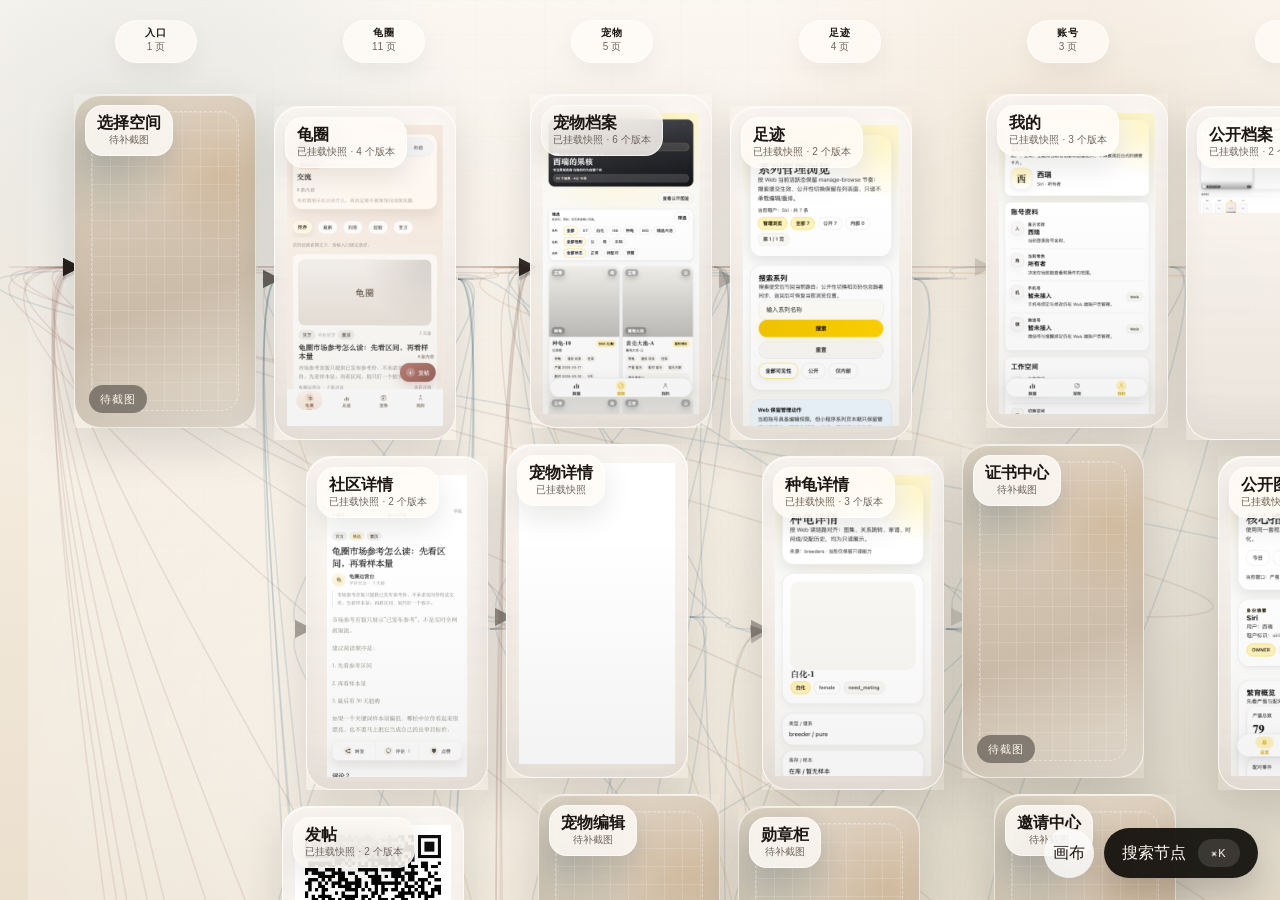
<file: docs/interaction-board/eggturtle-miniapp/index.html>
<!doctype html>
<html lang="zh-CN">
<head>
  <meta charset="utf-8" />
  <meta name="viewport" content="width=device-width, initial-scale=1" />
  <title>Eggturtle Product Canvas</title>
  <style>    :root {
      --paper: #f7f1e8;
      --paper-deep: #ece1d0;
      --ink: #1b1611;
      --muted: #6d655b;
      --line: rgba(34, 26, 18, 0.08);
      --line-strong: rgba(34, 26, 18, 0.14);
      --card: rgba(255, 252, 247, 0.76);
      --card-soft: rgba(255, 251, 246, 0.52);
      --panel: rgba(251, 246, 238, 0.92);
      --tooltip-bg: rgba(24, 19, 14, 0.92);
      --blue: #2c607a;
      --amber: #b87431;
      --rose: #8d5850;
      --green: #5e7c62;
      --shadow-soft: 0 18px 56px rgba(27, 19, 11, 0.10);
      --shadow-card: 0 18px 44px rgba(20, 15, 10, 0.12);
      --shadow-card-active: 0 24px 64px rgba(16, 12, 8, 0.18);
      --canvas-width: 1420px;
      --canvas-height: 1120px;
      --node-width: 182px;
      --node-height: 334px;
    }

    * { box-sizing: border-box; }
    html, body { margin: 0; min-height: 100%; }

    body {
      font-family: "Avenir Next", "PingFang SC", "Hiragino Sans GB", sans-serif;
      color: var(--ink);
      background:
        radial-gradient(circle at 12% 18%, rgba(44, 96, 122, 0.10), transparent 24%),
        radial-gradient(circle at 84% 14%, rgba(184, 116, 49, 0.10), transparent 24%),
        radial-gradient(circle at 78% 82%, rgba(94, 124, 98, 0.08), transparent 24%),
        linear-gradient(180deg, #fbf7f1 0%, #f4ecdf 48%, #ebdfcd 100%);
      overflow: hidden;
    }

    body::before {
      content: "";
      position: fixed;
      inset: 0;
      pointer-events: none;
      opacity: 0.32;
      background-image:
        linear-gradient(rgba(94, 79, 59, 0.032) 1px, transparent 1px),
        linear-gradient(90deg, rgba(94, 79, 59, 0.032) 1px, transparent 1px);
      background-size: 34px 34px;
      mask-image: radial-gradient(circle at center, black 60%, transparent 100%);
    }

    body::after {
      content: "";
      position: fixed;
      inset: 0;
      pointer-events: none;
      opacity: 0.08;
      background-image:
        radial-gradient(circle at 18% 22%, rgba(255,255,255,0.9) 0 1px, transparent 1px),
        radial-gradient(circle at 72% 42%, rgba(0,0,0,0.5) 0 0.8px, transparent 0.8px),
        radial-gradient(circle at 44% 80%, rgba(255,255,255,0.8) 0 1px, transparent 1px);
      background-size: 20px 20px, 28px 28px, 24px 24px;
      mix-blend-mode: soft-light;
    }

    button,
    input {
      font: inherit;
    }

    .board-app,
    .board-shell {
      min-height: 100vh;
    }

    .board-frame {
      position: relative;
      width: 100vw;
      height: 100vh;
      overflow: auto;
      padding: 0 28px 120px;
      cursor: grab;
      scrollbar-width: thin;
      scrollbar-color: rgba(34, 26, 18, 0.18) transparent;
    }

    .board-frame:active { cursor: grabbing; }

    .board-frame::-webkit-scrollbar {
      width: 10px;
      height: 10px;
    }

    .board-frame::-webkit-scrollbar-thumb {
      border-radius: 999px;
      background: rgba(34, 26, 18, 0.18);
      border: 2px solid transparent;
      background-clip: padding-box;
    }

    .board-frame::-webkit-scrollbar-track {
      background: transparent;
    }

    .board-viewport {
      position: relative;
      width: var(--canvas-width);
      height: var(--canvas-height);
      margin: 0 auto;
    }

    .board-stage {
      position: relative;
      width: var(--canvas-width);
      height: var(--canvas-height);
      isolation: isolate;
      transform-origin: top left;
    }

    .board-stage::before {
      content: "";
      position: absolute;
      inset: 0;
      z-index: 0;
      pointer-events: none;
      background:
        radial-gradient(circle at 20% 18%, rgba(255,255,255,0.45), transparent 22%),
        radial-gradient(circle at 84% 18%, rgba(44, 96, 122, 0.08), transparent 20%),
        radial-gradient(circle at 78% 78%, rgba(184, 116, 49, 0.08), transparent 18%);
    }

    .lane {
      position: absolute;
      top: 20px;
      height: 52px;
      pointer-events: none;
      z-index: 1;
    }

    .lane-label {
      position: absolute;
      left: 50%;
      top: 0;
      transform: translateX(-50%);
      display: grid;
      gap: 1px;
      min-width: 82px;
      padding: 7px 12px 8px;
      border-radius: 999px;
      text-align: center;
      background: rgba(255, 252, 246, 0.76);
      backdrop-filter: blur(18px);
      box-shadow: 0 10px 24px rgba(26, 19, 12, 0.05);
      border: 1px solid rgba(255,255,255,0.62);
    }

    .lane-label strong {
      font-size: 10px;
      line-height: 1.05;
      letter-spacing: 0.08em;
      color: var(--ink);
    }

    .lane-label small {
      font-size: 10px;
      color: var(--muted);
      letter-spacing: 0;
    }

    #edgeLayer {
      position: absolute;
      inset: 0;
      z-index: 2;
      width: 100%;
      height: 100%;
      overflow: visible;
      pointer-events: none;
    }

    .edge-line {
      fill: none;
      stroke-width: 1.55;
      opacity: 0.13;
      transition: opacity 140ms ease, stroke-width 140ms ease, filter 140ms ease;
    }

    .edge-line.kind-navigateTo { stroke: var(--blue); }
    .edge-line.kind-switchTab { stroke: var(--green); }
    .edge-line.kind-reLaunch { stroke: var(--amber); }
    .edge-line.kind-redirect { stroke: var(--rose); }
    .edge-line.kind-prototype {
      stroke: rgba(34, 26, 18, 0.44);
      stroke-dasharray: 10 7;
    }

    .edge-line.muted {
      opacity: 0.035;
    }

    .edge-line.active {
      opacity: 0.92;
      stroke-width: 2.8;
      filter: drop-shadow(0 0 8px rgba(255,255,255,0.66));
    }

    .node {
      position: absolute;
      z-index: 3;
      width: var(--node-width);
      height: var(--node-height);
      padding: 0;
      border: none;
      background: transparent;
      box-shadow: var(--shadow-card);
      cursor: grab;
      overflow: visible;
      isolation: isolate;
      user-select: none;
      transition: transform 120ms ease, box-shadow 120ms ease, opacity 120ms ease, filter 120ms ease;
    }

    .node:focus-visible {
      outline: 2px solid rgba(44, 96, 122, 0.32);
      outline-offset: 4px;
    }

    .node:not(.dragging):hover {
      transform: translateY(-6px);
      box-shadow: var(--shadow-card-active);
    }

    .node.dragging {
      cursor: grabbing;
      box-shadow: var(--shadow-card-active);
      transform: rotate(-0.8deg) scale(1.02);
      z-index: 12;
    }

    .node.dim {
      opacity: 0.12;
      filter: saturate(0.35);
    }

    .node.active {
      transform: translateY(-4px) scale(1.01);
      box-shadow: var(--shadow-card-active);
    }

    .node-shot {
      position: relative;
      width: 100%;
      height: 100%;
      overflow: hidden;
      border-radius: 26px;
      background:
        linear-gradient(180deg, rgba(255,255,255,0.48), rgba(255,255,255,0.18)),
        rgba(244, 236, 226, 0.82);
      backdrop-filter: blur(10px);
      border: 1px solid rgba(255,255,255,0.58);
      box-shadow:
        inset 0 1px 0 rgba(255,255,255,0.65),
        inset 0 -24px 30px rgba(0,0,0,0.03);
    }

    .node-shot.missing-shot {
      background:
        radial-gradient(circle at 18% 18%, rgba(44, 96, 122, 0.18), transparent 24%),
        radial-gradient(circle at 82% 24%, rgba(184, 116, 49, 0.16), transparent 26%),
        linear-gradient(160deg, #ddd0bd, #cfc0ac 60%, #efe7db);
    }

    .node-shot img {
      position: absolute;
      inset: 0;
      width: 100%;
      height: 100%;
      object-fit: contain;
      object-position: center top;
      padding: 18px 12px 12px;
      background: transparent;
      opacity: 0.995;
    }

    .node-shot::after {
      content: "";
      position: absolute;
      inset: 0;
      background:
        linear-gradient(180deg, rgba(255,255,255,0.08), rgba(255,255,255,0) 28%, rgba(16, 12, 8, 0.05) 100%);
      pointer-events: none;
    }

    .node-overlay {
      position: absolute;
      left: 10px;
      top: 10px;
      z-index: 2;
      max-width: calc(100% - 20px);
      pointer-events: none;
    }

    .node-title-wrap {
      display: grid;
      gap: 2px;
      max-width: 100%;
      padding: 9px 11px 10px;
      border-radius: 18px;
      background: rgba(255, 252, 247, 0.82);
      border: 1px solid rgba(255,255,255,0.68);
      box-shadow: 0 10px 28px rgba(20, 15, 10, 0.10);
      backdrop-filter: blur(16px);
    }

    .node-title {
      display: block;
      font-family: "Songti SC", "STSong", serif;
      font-size: 16px;
      line-height: 1.04;
      font-weight: 700;
      color: var(--ink);
      text-align: left;
      word-break: break-word;
    }

    .node-subtitle {
      display: block;
      font-size: 10px;
      letter-spacing: 0.01em;
      color: var(--muted);
      line-height: 1.15;
    }

    .node-shot-grid {
      position: absolute;
      inset: 16px;
      z-index: 1;
      border-radius: 18px;
      border: 1px dashed rgba(255,255,255,0.38);
      background:
        linear-gradient(rgba(255,255,255,0.14) 1px, transparent 1px),
        linear-gradient(90deg, rgba(255,255,255,0.14) 1px, transparent 1px);
      background-size: 18px 18px;
    }

    .node-empty-badge {
      position: absolute;
      inset: auto auto 14px 14px;
      z-index: 2;
      display: inline-flex;
      align-items: center;
      min-height: 28px;
      padding: 0 11px;
      border-radius: 999px;
      background: rgba(20, 16, 13, 0.42);
      color: #fff8ed;
      font-size: 11px;
      letter-spacing: 0.10em;
      text-transform: uppercase;
      backdrop-filter: blur(8px);
    }

    .hud {
      position: fixed;
      z-index: 26;
    }

    .hud-dock {
      right: 22px;
      bottom: 22px;
      display: grid;
      gap: 12px;
      justify-items: end;
      align-items: end;
    }

    .dock-panel {
      width: min(360px, calc(100vw - 32px));
      padding: 16px;
      border-radius: 28px;
      background: var(--panel);
      border: 1px solid rgba(255,255,255,0.62);
      backdrop-filter: blur(22px);
      box-shadow: var(--shadow-soft);
    }

    .dock-panel-head {
      display: flex;
      align-items: flex-start;
      justify-content: space-between;
      gap: 14px;
      margin-bottom: 14px;
    }

    .dock-panel-head p {
      margin: 8px 0 0;
      font-size: 12px;
      line-height: 1.55;
      color: var(--muted);
    }

    .dock-kicker {
      display: inline-flex;
      width: fit-content;
      padding: 7px 10px;
      border-radius: 999px;
      background: rgba(255,255,255,0.64);
      color: var(--muted);
      font-size: 10px;
      letter-spacing: 0.08em;
    }

    .panel-reset {
      flex: none;
      min-height: 38px;
      padding: 0 14px;
      border: none;
      border-radius: 999px;
      background: rgba(255,255,255,0.76);
      color: var(--ink);
      cursor: pointer;
      box-shadow: inset 0 1px 0 rgba(255,255,255,0.84);
    }

    .metric-strip {
      display: grid;
      grid-template-columns: repeat(3, minmax(0, 1fr));
      gap: 8px;
    }

    .metric {
      min-height: 70px;
      padding: 10px 12px;
      border-radius: 18px;
      background: rgba(255,255,255,0.72);
      border: 1px solid rgba(255,255,255,0.62);
    }

    .metric span {
      display: block;
      font-size: 11px;
      color: var(--muted);
      letter-spacing: 0.08em;
      text-transform: uppercase;
    }

    .metric strong {
      display: block;
      margin-top: 4px;
      font-size: 22px;
      line-height: 1;
      letter-spacing: -0.05em;
      font-weight: 700;
    }

    .legend {
      display: flex;
      flex-wrap: wrap;
      gap: 8px 10px;
      margin-top: 12px;
      color: var(--muted);
      font-size: 12px;
    }

    .legend span {
      display: inline-flex;
      align-items: center;
      gap: 8px;
      padding: 6px 10px;
      border-radius: 999px;
      background: rgba(255,255,255,0.58);
    }

    .legend i {
      width: 10px;
      height: 10px;
      border-radius: 999px;
      display: inline-block;
    }

    .legend .registered { background: var(--blue); }
    .legend .candidate { background: var(--amber); }
    .legend .draft { background: var(--rose); }
    .legend .drag { background: var(--green); }

    .notes-grid {
      display: grid;
      gap: 10px;
      margin-top: 14px;
    }

    .note-card {
      padding: 14px 14px 15px;
      border-radius: 20px;
      background: rgba(255,255,255,0.68);
      border: 1px solid rgba(255,255,255,0.62);
    }

    .note-card h2 {
      margin: 0 0 6px;
      font-size: 12px;
      letter-spacing: 0.12em;
      text-transform: uppercase;
      color: var(--muted);
    }

    .note-card p,
    .note-card ul {
      margin: 0;
      font-size: 13px;
      line-height: 1.6;
      color: var(--ink);
    }

    .note-card ul {
      padding-left: 18px;
    }

    .note-card li + li {
      margin-top: 6px;
    }

    .dock-actions {
      display: flex;
      align-items: center;
      gap: 10px;
    }

    .dock-button,
    .dock-fab {
      border: none;
      cursor: pointer;
      transition: transform 120ms ease, opacity 120ms ease, background 120ms ease;
    }

    .dock-button:hover,
    .dock-fab:hover {
      transform: translateY(-1px);
      opacity: 0.96;
    }

    .dock-button.primary {
      display: inline-flex;
      align-items: center;
      justify-content: space-between;
      gap: 12px;
      min-width: 152px;
      min-height: 50px;
      padding: 0 18px;
      border-radius: 999px;
      background: rgba(20, 17, 13, 0.94);
      color: #fff9f1;
      box-shadow: 0 16px 32px rgba(17, 13, 9, 0.18);
    }

    .dock-button kbd {
      display: inline-flex;
      align-items: center;
      justify-content: center;
      min-width: 42px;
      min-height: 28px;
      padding: 0 10px;
      border-radius: 999px;
      background: rgba(255,255,255,0.12);
      font: inherit;
      font-size: 11px;
      letter-spacing: 0.08em;
      text-transform: uppercase;
    }

    .dock-fab {
      display: inline-flex;
      align-items: center;
      justify-content: center;
      width: 50px;
      height: 50px;
      border-radius: 999px;
      background: rgba(255,255,255,0.76);
      color: var(--ink);
      box-shadow: var(--shadow-soft);
      backdrop-filter: blur(18px);
    }

    .tooltip {
      position: fixed;
      z-index: 40;
      width: min(320px, calc(100vw - 24px));
      padding: 14px 15px;
      border-radius: 20px;
      background: var(--tooltip-bg);
      color: #f8f3ea;
      box-shadow: 0 24px 64px rgba(14, 11, 8, 0.34);
      border: 1px solid rgba(255,255,255,0.12);
      pointer-events: none;
      opacity: 0;
      transform: translateY(6px);
      transition: opacity 100ms ease, transform 100ms ease;
    }

    .tooltip.visible {
      opacity: 1;
      transform: translateY(0);
    }

    .tooltip strong {
      display: block;
      margin-bottom: 6px;
      font-size: 14px;
      letter-spacing: 0.02em;
    }

    .tooltip code {
      font-size: 11px;
      color: rgba(255,255,255,0.76);
      word-break: break-all;
    }

    .tooltip-grid {
      display: grid;
      grid-template-columns: repeat(2, minmax(0, 1fr));
      gap: 8px;
      margin-top: 10px;
    }

    .tooltip-grid span {
      display: block;
      padding: 7px 8px;
      border-radius: 12px;
      background: rgba(255,255,255,0.08);
      font-size: 11px;
      color: rgba(255,255,255,0.84);
    }

    .search-dialog,
    #nodeModal {
      padding: 0;
      border: none;
      background: transparent;
    }

    .search-dialog::backdrop,
    #nodeModal::backdrop {
      background: rgba(20, 16, 12, 0.42);
      backdrop-filter: blur(10px);
    }

    .search-panel {
      width: min(720px, calc(100vw - 28px));
      padding: 18px;
      border-radius: 30px;
      background: rgba(248, 242, 233, 0.98);
      box-shadow: 0 34px 104px rgba(0,0,0,0.28);
    }

    .search-panel-head {
      display: flex;
      align-items: flex-start;
      justify-content: space-between;
      gap: 16px;
    }

    .search-panel-head strong {
      display: block;
      font-size: 18px;
      letter-spacing: 0.04em;
    }

    .search-panel-head p {
      margin: 6px 0 0;
      color: var(--muted);
      font-size: 13px;
      line-height: 1.5;
    }

    .search-close,
    .modal-close {
      width: 40px;
      height: 40px;
      border-radius: 999px;
      border: none;
      background: rgba(255,255,255,0.82);
      cursor: pointer;
      box-shadow: inset 0 1px 0 rgba(255,255,255,0.8);
    }

    .search-input-shell {
      display: block;
      margin-top: 16px;
      padding: 0 16px;
      border-radius: 22px;
      background: rgba(255,255,255,0.84);
      box-shadow: inset 0 1px 0 rgba(255,255,255,0.82);
    }

    .search-input-shell input {
      width: 100%;
      min-height: 60px;
      border: none;
      background: transparent;
      color: var(--ink);
      font-size: 18px;
      outline: none;
    }

    .search-hint {
      margin: 12px 0 0;
      color: var(--muted);
      font-size: 12px;
      letter-spacing: 0.04em;
    }

    .search-results {
      display: grid;
      gap: 10px;
      margin-top: 16px;
      max-height: 56vh;
      overflow: auto;
      padding-right: 4px;
    }

    .search-result {
      display: grid;
      gap: 6px;
      width: 100%;
      padding: 14px 16px;
      border: none;
      border-radius: 20px;
      background: rgba(255,255,255,0.72);
      text-align: left;
      cursor: pointer;
      box-shadow: 0 10px 28px rgba(34, 24, 14, 0.06);
    }

    .search-result:hover,
    .search-result:focus-visible {
      outline: none;
      background: rgba(255,255,255,0.92);
      transform: translateY(-1px);
    }

    .search-result strong {
      font-size: 15px;
      color: var(--ink);
    }

    .search-result code {
      font-size: 11px;
      color: var(--muted);
      word-break: break-all;
    }

    .search-result-meta {
      display: flex;
      flex-wrap: wrap;
      gap: 8px;
      color: var(--muted);
      font-size: 12px;
    }

    .search-result-meta span {
      display: inline-flex;
      align-items: center;
      gap: 6px;
      padding: 6px 10px;
      border-radius: 999px;
      background: rgba(245, 239, 230, 0.9);
    }

    .search-empty {
      padding: 18px;
      border-radius: 22px;
      background: rgba(255,255,255,0.62);
      color: var(--muted);
      line-height: 1.6;
      text-align: center;
    }

    #nodeModal {
      width: min(1140px, calc(100vw - 28px));
      max-height: calc(100vh - 28px);
      border-radius: 30px;
      background: rgba(248, 242, 233, 0.98);
      box-shadow: 0 34px 104px rgba(0,0,0,0.28);
      overflow: hidden;
    }

    .modal-shell {
      display: grid;
      grid-template-columns: 1.18fr 0.92fr;
      min-height: 64vh;
    }

    .modal-main {
      padding: 22px;
      display: grid;
      gap: 18px;
      background: linear-gradient(180deg, rgba(255,255,255,0.72), rgba(248,242,233,0.96));
    }

    .modal-side {
      padding: 22px;
      display: grid;
      gap: 16px;
      align-content: start;
      border-left: 1px solid var(--line);
      background: rgba(244, 237, 227, 0.88);
    }

    .modal-head {
      display: flex;
      align-items: flex-start;
      justify-content: space-between;
      gap: 16px;
    }

    .modal-head h2 {
      margin: 0;
      font-family: "Songti SC", "STSong", serif;
      font-size: 34px;
      line-height: 1.02;
    }

    .modal-head p {
      margin: 8px 0 0;
      color: var(--muted);
      line-height: 1.6;
    }

    .version-strip {
      display: grid;
      grid-template-columns: repeat(auto-fit, minmax(220px, 1fr));
      gap: 14px;
    }

    .version-card {
      border-radius: 24px;
      background: rgba(255,255,255,0.74);
      overflow: hidden;
      box-shadow: 0 16px 42px rgba(36, 28, 20, 0.08);
    }

    .version-card img {
      display: block;
      width: 100%;
      aspect-ratio: 9 / 16;
      object-fit: contain;
      object-position: center top;
      padding: 10px;
      background: linear-gradient(180deg, rgba(25, 21, 15, 0.04), rgba(25, 21, 15, 0.08));
    }

    .version-card .meta {
      display: grid;
      gap: 6px;
      padding: 12px 14px 14px;
    }

    .version-card strong {
      font-size: 13px;
      letter-spacing: 0.06em;
      text-transform: uppercase;
      color: var(--blue);
    }

    .version-card code,
    .side-card code {
      font-size: 11px;
      color: var(--muted);
      word-break: break-all;
    }

    .side-card {
      padding: 14px 16px;
      border-radius: 18px;
      background: rgba(255,255,255,0.62);
    }

    .side-card h3 {
      margin: 0 0 10px;
      font-size: 13px;
      text-transform: uppercase;
      letter-spacing: 0.06em;
      color: var(--muted);
    }

    .side-card ul {
      margin: 0;
      padding-left: 18px;
      color: var(--ink);
      line-height: 1.6;
      font-size: 13px;
    }

    .side-card li + li {
      margin-top: 6px;
    }

    .empty-note {
      padding: 16px;
      border-radius: 18px;
      background: rgba(255,255,255,0.48);
      color: var(--muted);
    }

    @media (max-width: 1080px) {
      .modal-shell {
        grid-template-columns: 1fr;
      }

      .modal-side {
        border-left: none;
        border-top: 1px solid var(--line);
      }
    }

    @media (max-width: 900px) {
      body {
        overflow: auto;
      }

      body::before,
      body::after {
        display: none;
      }

      .board-app {
        display: flex;
        flex-direction: column;
        gap: 12px;
        padding: 12px 0 24px;
      }

      .board-shell {
        order: 2;
      }

      .board-frame {
        width: auto;
        height: 76vh;
        margin: 0 12px;
        padding: 0;
        border-radius: 28px;
        background: linear-gradient(180deg, rgba(255,255,255,0.34), rgba(255,255,255,0.12));
        box-shadow: var(--shadow-soft);
      }

      .board-viewport {
        margin: 0;
      }

      .hud {
        position: relative;
      }

      .hud-dock {
        order: 1;
        right: auto;
        bottom: auto;
        margin: 0 12px;
        justify-items: stretch;
      }

      .dock-panel {
        width: auto;
      }

      .dock-actions {
        justify-content: flex-end;
      }

      .metric-strip {
        grid-template-columns: repeat(2, minmax(0, 1fr));
      }
    }

    @media (max-width: 640px) {
      .tooltip-grid,
      .version-strip,
      .metric-strip {
        grid-template-columns: 1fr;
      }

      .search-panel {
        padding: 14px;
        border-radius: 26px;
      }

      .search-input-shell input {
        font-size: 16px;
      }

      .dock-actions {
        gap: 8px;
      }

      .dock-button.primary {
        min-width: 0;
        flex: 1 1 0;
      }
    }
</style>
</head>
<body>
  <main class="board-app">
    <section class="board-shell">
      <div id="boardFrame" class="board-frame">
        <div id="boardViewport" class="board-viewport">
          <div id="boardStage" class="board-stage">
            <svg id="edgeLayer" aria-hidden="true">
              <defs>
                <marker id="edgeArrow" markerWidth="12" markerHeight="12" refX="10" refY="6" orient="auto">
                  <path d="M0,0 L12,6 L0,12 z" fill="currentColor"></path>
                </marker>
              </defs>
            </svg>
          </div>
        </div>
      </div>
    </section>

    <section class="hud hud-dock" aria-label="Canvas controls">
      <section id="dockPanel" class="dock-panel" aria-label="Board notes" hidden>
        <div class="dock-panel-head">
          <div>
            <span class="dock-kicker">产品画布</span>
            <p>默认只展示当前画布关系。统计、说明和待处理项都收进这里。</p>
          </div>
          <button id="resetLayout" type="button" class="panel-reset">重置布局</button>
        </div>

        <div class="metric-strip">
          <div class="metric"><span>已注册</span><strong>26</strong></div>
          <div class="metric"><span>候选页</span><strong>0</strong></div>
          <div class="metric"><span>关系边</span><strong>93</strong></div>
          <div class="metric"><span>冲突</span><strong>0</strong></div>
          <div class="metric"><span>有截图</span><strong>12</strong></div>
          <div class="metric"><span>快照数</span><strong>29</strong></div>
        </div>

        <div class="legend">
          <span><i class="registered"></i> 已注册</span>
          <span><i class="candidate"></i> 候选</span>
          <span><i class="draft"></i> AI 草稿</span>
          <span><i class="drag"></i> 可拖拽</span>
        </div>

        <div class="notes-grid">
          <section class="note-card">
            <h2>候选页提醒</h2>
            <p>当前未注册但已经在 route constants / wrapper 页面中存在的节点：无</p>
          </section>
          <section class="note-card">
            <h2>待截图节点</h2>
            <p>这些卡片当前没有命中真实截图源，所以只展示占位卡：选择空间, listing 详情, 租户市场, 拍卖进度, 我的拍卖, 收货地址, 商品详情, 宠物详情, 宠物编辑, 快速记录, 勋章柜, 系列管理, 证书中心, 邀请中心</p>
          </section>
          <section class="note-card">
            <h2>冲突预览</h2>
            <ul><li>当前没有冲突。</li></ul>
          </section>
        </div>
      </section>

      <div class="dock-actions">
        <button
          id="togglePanel"
          type="button"
          class="dock-fab ghost"
          aria-controls="dockPanel"
          aria-expanded="false"
          aria-label="Open canvas panel"
        >
          画布
        </button>
        <button id="openSearch" type="button" class="dock-button primary">
          <span>搜索节点</span>
          <kbd>⌘K</kbd>
        </button>
      </div>
    </section>
  </main>

  <aside id="boardTooltip" class="tooltip" aria-hidden="true"></aside>

  <dialog id="searchDialog" class="search-dialog">
    <div class="search-panel">
      <div class="search-panel-head">
        <div>
          <strong>搜索节点</strong>
          <p>页面、路由、组件、截图标签、自动化场景</p>
        </div>
        <button id="closeSearch" class="search-close" type="button" aria-label="Close search">×</button>
      </div>
      <label class="search-input-shell" for="boardSearch">
        <input id="boardSearch" type="search" placeholder="输入页面、组件、路由、截图来源" autocomplete="off" />
      </label>
      <p class="search-hint">Enter 打开首个结果，Esc 关闭，Ctrl/⌘ + K 快速唤起。</p>
      <div id="searchResults" class="search-results"></div>
    </div>
  </dialog>

  <dialog id="nodeModal">
    <div class="modal-shell">
      <section class="modal-main">
        <div class="modal-head">
          <div>
            <h2 id="modalTitle"></h2>
            <p id="modalSubtitle"></p>
          </div>
          <button class="modal-close" id="modalClose" type="button" aria-label="Close">×</button>
        </div>
        <div id="modalVersions" class="version-strip"></div>
      </section>
      <aside class="modal-side">
        <section class="side-card">
          <h3>页面备注</h3>
          <ul id="modalRegions"></ul>
        </section>
        <section class="side-card">
          <h3>来源锚点</h3>
          <ul id="modalRefs"></ul>
        </section>
        <section class="side-card">
          <h3>自动化场景</h3>
          <ul id="modalScenarios"></ul>
        </section>
        <section class="side-card">
          <h3>流向</h3>
          <ul id="modalEdges"></ul>
        </section>
      </aside>
    </div>
  </dialog>

  <script id="board-data" type="application/json">{"schema_version": "1.0", "generated_at": "2026-04-15T14:24:41+08:00", "project": {"name": "Eggturtle-breeding-library", "repo_root": "/Volumes/DATABASE/code/Eggturtle-breeding-library", "app_kind": "miniapp"}, "sources": {"app_config": "/Volumes/DATABASE/code/Eggturtle-breeding-library/apps/miniapp/src/app.config.ts", "page_paths": "/Volumes/DATABASE/code/Eggturtle-breeding-library/apps/miniapp/src/runtime/page-paths.ts", "routes_map": "/Volumes/DATABASE/code/Eggturtle-breeding-library/apps/miniapp/src/runtime/routes.ts", "doc_runbook": "/Volumes/DATABASE/code/Eggturtle-breeding-library/docs/miniapp-runbook.md", "screenshot_roots": [{"label": "compare", "root": "/Volumes/DATABASE/code/Eggturtle-breeding-library/out/manual-ui-compare/2026-03-22-15-01-58-final"}, {"label": "style-pass2", "root": "/Volumes/DATABASE/code/Eggturtle-breeding-library/out/miniapp-style-pass2"}, {"label": "style-pass3", "root": "/Volumes/DATABASE/code/Eggturtle-breeding-library/out/miniapp-style-pass3"}, {"label": "weapp-smoke", "root": "/Volumes/DATABASE/code/Eggturtle-breeding-library/out/miniapp-weapp-smoke/20260321-211023/screenshots"}, {"label": "weapp-fidelity", "root": "/Volumes/DATABASE/code/Eggturtle-breeding-library/out/miniapp-weapp-screenshots"}, {"label": "guiquan", "root": "/Volumes/DATABASE/code/Eggturtle-breeding-library/out/miniapp"}, {"label": "gq-compose", "root": "/Volumes/DATABASE/code/Eggturtle-breeding-library/out/ui-ux-plan/gq-ui-step1"}, {"label": "gq-detail", "root": "/Volumes/DATABASE/code/Eggturtle-breeding-library/out/ui-ux-plan/gq-ui-step3"}, {"label": "share-dialog", "root": "/Volumes/DATABASE/code/Eggturtle-breeding-library/out/ui-ux-plan/20260325-154816"}, {"label": "preview", "root": "/Volumes/DATABASE/code/Eggturtle-breeding-library/out/miniapp-preview"}, {"label": "ui-ux-smoke", "root": "/Volumes/DATABASE/code/Eggturtle-breeding-library/out/ui-ux-smoke"}, {"label": "public-smoke", "root": "/Volumes/DATABASE/code/Eggturtle-breeding-library/out/ui-smoke/20260302-091456"}], "board_root": "/Volumes/DATABASE/code/learn/openclaw-pm-coder-kit/docs/interaction-board/eggturtle-miniapp"}, "summary": {"registered_count": 26, "candidate_count": 0, "draft_count": 0, "edge_count": 93, "conflict_count": 0, "nodes_with_screenshots": 12, "attached_screenshot_count": 29, "nodes_with_scenarios": 6, "attached_scenario_count": 8}, "nodes": [{"node_id": "workspaceentry", "route_key": "workspaceEntry", "title": "选择空间", "route": "pages/workspace-entry/index", "aliases": ["login", "workspaceEntry"], "package": "main", "group": "entry", "status": "registered", "screen_component": "apps/miniapp/src/features/tenant/workspace-entry/screen.tsx", "page_file": "apps/miniapp/src/pages/workspace-entry/index.tsx", "config_file": "apps/miniapp/src/pages/workspace-entry/index.config.ts", "regions": ["租户恢复", "空间切换", "登录回流"], "screenshot_refs": [{"label": "planned", "path": "screenshots/workspaceentry.png", "exists": false}], "source_refs": [{"path": "/Volumes/DATABASE/code/Eggturtle-breeding-library/apps/miniapp/src/runtime/page-paths.ts", "line": 2}, {"path": "/Volumes/DATABASE/code/Eggturtle-breeding-library/apps/miniapp/src/runtime/page-paths.ts", "line": 3}, {"path": "/Volumes/DATABASE/code/Eggturtle-breeding-library/apps/miniapp/src/app.config.ts", "line": 4}, {"path": "/Volumes/DATABASE/code/Eggturtle-breeding-library/apps/miniapp/src/pages/workspace-entry/index.tsx", "line": 1}, {"path": "/Volumes/DATABASE/code/Eggturtle-breeding-library/apps/miniapp/src/pages/workspace-entry/index.config.ts", "line": 2}], "card": {"node_id": "workspaceentry", "title": "选择空间", "status": "registered", "group": "entry", "note": "", "scenario_refs": [], "primary_image": {"label": "planned", "relative_path": "screenshots/workspaceentry.png", "absolute_path": "/Volumes/DATABASE/code/learn/openclaw-pm-coder-kit/docs/interaction-board/eggturtle-miniapp/screenshots/workspaceentry.png", "exists": false, "source_path": "", "matched_by": ""}, "images": [{"label": "planned", "relative_path": "screenshots/workspaceentry.png", "absolute_path": "/Volumes/DATABASE/code/learn/openclaw-pm-coder-kit/docs/interaction-board/eggturtle-miniapp/screenshots/workspaceentry.png", "exists": false, "source_path": "", "matched_by": "", "image_mean": null, "image_stddev": null}]}}, {"node_id": "guiquan", "route_key": "guiquan", "title": "龟圈", "route": "pages/guiquan/index", "aliases": ["guiquan"], "package": "main", "group": "guiquan", "status": "registered", "screen_component": "apps/miniapp/src/features/guiquan/screen.tsx", "page_file": "apps/miniapp/src/pages/guiquan/index.tsx", "config_file": "apps/miniapp/src/pages/guiquan/index.config.ts", "regions": ["社区", "繁育", "账本", "补给入口"], "screenshot_refs": [{"label": "guiquan", "path": "screenshots/guiquan/guiquan.png", "exists": true, "source_path": "/Volumes/DATABASE/code/Eggturtle-breeding-library/out/miniapp/guiquan-direct-entry.png", "source_root": "/Volumes/DATABASE/code/Eggturtle-breeding-library/out/miniapp", "matched_by": "alias:guiquan-direct-entry"}, {"label": "gq-compose", "path": "screenshots/gq-compose/guiquan.png", "exists": true, "source_path": "/Volumes/DATABASE/code/Eggturtle-breeding-library/out/ui-ux-plan/gq-ui-step1/community-head.png", "source_root": "/Volumes/DATABASE/code/Eggturtle-breeding-library/out/ui-ux-plan/gq-ui-step1", "matched_by": "alias:community"}, {"label": "gq-detail", "path": "screenshots/gq-detail/guiquan.png", "exists": true, "source_path": "/Volumes/DATABASE/code/Eggturtle-breeding-library/out/ui-ux-plan/gq-ui-step3/community-olive.png", "source_root": "/Volumes/DATABASE/code/Eggturtle-breeding-library/out/ui-ux-plan/gq-ui-step3", "matched_by": "alias:community"}], "source_refs": [{"path": "/Volumes/DATABASE/code/Eggturtle-breeding-library/apps/miniapp/src/runtime/page-paths.ts", "line": 7}, {"path": "/Volumes/DATABASE/code/Eggturtle-breeding-library/apps/miniapp/src/app.config.ts", "line": 5}, {"path": "/Volumes/DATABASE/code/Eggturtle-breeding-library/apps/miniapp/src/pages/guiquan/index.tsx", "line": 1}, {"path": "/Volumes/DATABASE/code/Eggturtle-breeding-library/apps/miniapp/src/pages/guiquan/index.config.ts", "line": 2}], "board_meta": {"scenario_refs": [{"scenario_id": "guiquan-to-community-detail", "script_path": "", "script_absolute_path": "", "scenario_path": "/Volumes/DATABASE/code/learn/openclaw-pm-coder-kit/docs/interaction-board/eggturtle-miniapp/scenarios/guiquan-to-community-detail.json", "capture_output": "../screenshots/scenario/guiquan-to-community-detail.png", "engine": "miniapp-devtools", "target": {"project_root": "/Volumes/DATABASE/code/Eggturtle-breeding-library"}, "assertions": [{"type": "path", "value": "subpackages/workspace/pages/guiquan-community-detail/index"}], "role": "entry"}]}, "card": {"node_id": "guiquan", "title": "龟圈", "status": "registered", "group": "guiquan", "note": "", "scenario_refs": [{"scenario_id": "guiquan-to-community-detail", "script_path": "", "script_absolute_path": "", "scenario_path": "/Volumes/DATABASE/code/learn/openclaw-pm-coder-kit/docs/interaction-board/eggturtle-miniapp/scenarios/guiquan-to-community-detail.json", "capture_output": "../screenshots/scenario/guiquan-to-community-detail.png", "engine": "miniapp-devtools", "target": {"project_root": "/Volumes/DATABASE/code/Eggturtle-breeding-library"}, "assertions": [{"type": "path", "value": "subpackages/workspace/pages/guiquan-community-detail/index"}], "role": "entry"}], "primary_image": {"label": "gq-detail", "relative_path": "screenshots/gq-detail/guiquan.png", "absolute_path": "/Volumes/DATABASE/code/learn/openclaw-pm-coder-kit/docs/interaction-board/eggturtle-miniapp/screenshots/gq-detail/guiquan.png", "exists": true, "source_path": "/Volumes/DATABASE/code/Eggturtle-breeding-library/out/ui-ux-plan/gq-ui-step3/community-olive.png", "matched_by": "alias:community"}, "images": [{"label": "gq-detail", "relative_path": "screenshots/gq-detail/guiquan.png", "absolute_path": "/Volumes/DATABASE/code/learn/openclaw-pm-coder-kit/docs/interaction-board/eggturtle-miniapp/screenshots/gq-detail/guiquan.png", "exists": true, "source_path": "/Volumes/DATABASE/code/Eggturtle-breeding-library/out/ui-ux-plan/gq-ui-step3/community-olive.png", "matched_by": "alias:community", "image_mean": 233.05447611264344, "image_stddev": 29.46009262006305}, {"label": "gq-compose", "relative_path": "screenshots/gq-compose/guiquan.png", "absolute_path": "/Volumes/DATABASE/code/learn/openclaw-pm-coder-kit/docs/interaction-board/eggturtle-miniapp/screenshots/gq-compose/guiquan.png", "exists": true, "source_path": "/Volumes/DATABASE/code/Eggturtle-breeding-library/out/ui-ux-plan/gq-ui-step1/community-head.png", "matched_by": "alias:community", "image_mean": 234.9866369280712, "image_stddev": 31.776707647044038}, {"label": "scenario:guiquan-to-community-detail", "relative_path": "screenshots/scenario/guiquan-to-community-detail.png", "absolute_path": "/Volumes/DATABASE/code/learn/openclaw-pm-coder-kit/docs/interaction-board/eggturtle-miniapp/screenshots/scenario/guiquan-to-community-detail.png", "exists": true, "source_path": "/Volumes/DATABASE/code/learn/openclaw-pm-coder-kit/docs/interaction-board/eggturtle-miniapp/screenshots/scenario/guiquan-to-community-detail.png", "matched_by": "scenario:entry", "image_mean": 248.03487260501478, "image_stddev": 25.513197859044805}, {"label": "guiquan", "relative_path": "screenshots/guiquan/guiquan.png", "absolute_path": "/Volumes/DATABASE/code/learn/openclaw-pm-coder-kit/docs/interaction-board/eggturtle-miniapp/screenshots/guiquan/guiquan.png", "exists": true, "source_path": "/Volumes/DATABASE/code/Eggturtle-breeding-library/out/miniapp/guiquan-direct-entry.png", "matched_by": "alias:guiquan-direct-entry", "image_mean": 255.0, "image_stddev": 0.0}]}}, {"node_id": "guiquancommunitydetail", "route_key": "guiquanCommunityDetail", "title": "社区详情", "route": "subpackages/workspace/pages/guiquan-community-detail/index", "aliases": ["guiquanCommunityDetail"], "package": "workspace", "group": "guiquan", "status": "registered", "screen_component": "apps/miniapp/src/features/guiquan/community-detail-screen.tsx", "page_file": "apps/miniapp/src/subpackages/workspace/pages/guiquan-community-detail/index.tsx", "config_file": "apps/miniapp/src/subpackages/workspace/pages/guiquan-community-detail/index.config.ts", "regions": ["帖子内容", "评论区", "关联档案"], "screenshot_refs": [{"label": "gq-detail", "path": "screenshots/gq-detail/guiquancommunitydetail.png", "exists": true, "source_path": "/Volumes/DATABASE/code/Eggturtle-breeding-library/out/ui-ux-plan/gq-ui-step3/community-detail-olive.png", "source_root": "/Volumes/DATABASE/code/Eggturtle-breeding-library/out/ui-ux-plan/gq-ui-step3", "matched_by": "alias:community-detail"}], "source_refs": [{"path": "/Volumes/DATABASE/code/Eggturtle-breeding-library/apps/miniapp/src/runtime/page-paths.ts", "line": 9}, {"path": "/Volumes/DATABASE/code/Eggturtle-breeding-library/apps/miniapp/src/app.config.ts", "line": 33}, {"path": "/Volumes/DATABASE/code/Eggturtle-breeding-library/apps/miniapp/src/subpackages/workspace/pages/guiquan-community-detail/index.tsx", "line": 1}, {"path": "/Volumes/DATABASE/code/Eggturtle-breeding-library/apps/miniapp/src/subpackages/workspace/pages/guiquan-community-detail/index.config.ts", "line": 2}], "board_meta": {"scenario_refs": [{"scenario_id": "guiquan-to-community-detail", "script_path": "", "script_absolute_path": "", "scenario_path": "/Volumes/DATABASE/code/learn/openclaw-pm-coder-kit/docs/interaction-board/eggturtle-miniapp/scenarios/guiquan-to-community-detail.json", "capture_output": "../screenshots/scenario/guiquan-to-community-detail.png", "engine": "miniapp-devtools", "target": {"project_root": "/Volumes/DATABASE/code/Eggturtle-breeding-library"}, "assertions": [{"type": "path", "value": "subpackages/workspace/pages/guiquan-community-detail/index"}], "role": "target"}]}, "card": {"node_id": "guiquancommunitydetail", "title": "社区详情", "status": "registered", "group": "guiquan", "note": "", "scenario_refs": [{"scenario_id": "guiquan-to-community-detail", "script_path": "", "script_absolute_path": "", "scenario_path": "/Volumes/DATABASE/code/learn/openclaw-pm-coder-kit/docs/interaction-board/eggturtle-miniapp/scenarios/guiquan-to-community-detail.json", "capture_output": "../screenshots/scenario/guiquan-to-community-detail.png", "engine": "miniapp-devtools", "target": {"project_root": "/Volumes/DATABASE/code/Eggturtle-breeding-library"}, "assertions": [{"type": "path", "value": "subpackages/workspace/pages/guiquan-community-detail/index"}], "role": "target"}], "primary_image": {"label": "scenario:guiquan-to-community-detail", "relative_path": "screenshots/scenario/guiquan-to-community-detail.png", "absolute_path": "/Volumes/DATABASE/code/learn/openclaw-pm-coder-kit/docs/interaction-board/eggturtle-miniapp/screenshots/scenario/guiquan-to-community-detail.png", "exists": true, "source_path": "/Volumes/DATABASE/code/learn/openclaw-pm-coder-kit/docs/interaction-board/eggturtle-miniapp/screenshots/scenario/guiquan-to-community-detail.png", "matched_by": "scenario:target"}, "images": [{"label": "scenario:guiquan-to-community-detail", "relative_path": "screenshots/scenario/guiquan-to-community-detail.png", "absolute_path": "/Volumes/DATABASE/code/learn/openclaw-pm-coder-kit/docs/interaction-board/eggturtle-miniapp/screenshots/scenario/guiquan-to-community-detail.png", "exists": true, "source_path": "/Volumes/DATABASE/code/learn/openclaw-pm-coder-kit/docs/interaction-board/eggturtle-miniapp/screenshots/scenario/guiquan-to-community-detail.png", "matched_by": "scenario:target", "image_mean": 248.03487260501478, "image_stddev": 25.513197859044805}, {"label": "gq-detail", "relative_path": "screenshots/gq-detail/guiquancommunitydetail.png", "absolute_path": "/Volumes/DATABASE/code/learn/openclaw-pm-coder-kit/docs/interaction-board/eggturtle-miniapp/screenshots/gq-detail/guiquancommunitydetail.png", "exists": true, "source_path": "/Volumes/DATABASE/code/Eggturtle-breeding-library/out/ui-ux-plan/gq-ui-step3/community-detail-olive.png", "matched_by": "alias:community-detail", "image_mean": 229.91670616113743, "image_stddev": 23.180355125028523}]}}, {"node_id": "guiquancommunitycompose", "route_key": "guiquanCommunityCompose", "title": "发帖", "route": "subpackages/workspace/pages/guiquan-compose/index", "aliases": ["guiquanCommunityCompose"], "package": "workspace", "group": "guiquan", "status": "registered", "screen_component": "apps/miniapp/src/features/guiquan/community-compose-screen.tsx", "page_file": "apps/miniapp/src/subpackages/workspace/pages/guiquan-compose/index.tsx", "config_file": "apps/miniapp/src/subpackages/workspace/pages/guiquan-compose/index.config.ts", "regions": ["待补区域备注"], "screenshot_refs": [{"label": "gq-compose", "path": "screenshots/gq-compose/guiquancommunitycompose.png", "exists": true, "source_path": "/Volumes/DATABASE/code/Eggturtle-breeding-library/out/ui-ux-plan/gq-ui-step1/community-compose.png", "source_root": "/Volumes/DATABASE/code/Eggturtle-breeding-library/out/ui-ux-plan/gq-ui-step1", "matched_by": "alias:community-compose"}, {"label": "preview", "path": "screenshots/preview/guiquancommunitycompose.png", "exists": true, "source_path": "/Volumes/DATABASE/code/Eggturtle-breeding-library/out/miniapp-preview/t166-guiquan-compose-preview-prod.png", "source_root": "/Volumes/DATABASE/code/Eggturtle-breeding-library/out/miniapp-preview", "matched_by": "alias:t166-guiquan-compose-preview"}], "source_refs": [{"path": "/Volumes/DATABASE/code/Eggturtle-breeding-library/apps/miniapp/src/runtime/page-paths.ts", "line": 8}, {"path": "/Volumes/DATABASE/code/Eggturtle-breeding-library/apps/miniapp/src/app.config.ts", "line": 32}, {"path": "/Volumes/DATABASE/code/Eggturtle-breeding-library/apps/miniapp/src/subpackages/workspace/pages/guiquan-compose/index.tsx", "line": 1}, {"path": "/Volumes/DATABASE/code/Eggturtle-breeding-library/apps/miniapp/src/subpackages/workspace/pages/guiquan-compose/index.config.ts", "line": 2}], "card": {"node_id": "guiquancommunitycompose", "title": "发帖", "status": "registered", "group": "guiquan", "note": "", "scenario_refs": [], "primary_image": {"label": "preview", "relative_path": "screenshots/preview/guiquancommunitycompose.png", "absolute_path": "/Volumes/DATABASE/code/learn/openclaw-pm-coder-kit/docs/interaction-board/eggturtle-miniapp/screenshots/preview/guiquancommunitycompose.png", "exists": true, "source_path": "/Volumes/DATABASE/code/Eggturtle-breeding-library/out/miniapp-preview/t166-guiquan-compose-preview-prod.png", "matched_by": "alias:t166-guiquan-compose-preview"}, "images": [{"label": "preview", "relative_path": "screenshots/preview/guiquancommunitycompose.png", "absolute_path": "/Volumes/DATABASE/code/learn/openclaw-pm-coder-kit/docs/interaction-board/eggturtle-miniapp/screenshots/preview/guiquancommunitycompose.png", "exists": true, "source_path": "/Volumes/DATABASE/code/Eggturtle-breeding-library/out/miniapp-preview/t166-guiquan-compose-preview-prod.png", "matched_by": "alias:t166-guiquan-compose-preview", "image_mean": 157.67902670891806, "image_stddev": 123.61599862305859}, {"label": "gq-compose", "relative_path": "screenshots/gq-compose/guiquancommunitycompose.png", "absolute_path": "/Volumes/DATABASE/code/learn/openclaw-pm-coder-kit/docs/interaction-board/eggturtle-miniapp/screenshots/gq-compose/guiquancommunitycompose.png", "exists": true, "source_path": "/Volumes/DATABASE/code/Eggturtle-breeding-library/out/ui-ux-plan/gq-ui-step1/community-compose.png", "matched_by": "alias:community-compose", "image_mean": 203.39343594283832, "image_stddev": 41.60159926310427}]}}, {"node_id": "guiquanmarketplacedetail", "route_key": "guiquanMarketplaceDetail", "title": "listing 详情", "route": "subpackages/workspace/pages/guiquan-marketplace-detail/index", "aliases": ["guiquanMarketplaceDetail"], "package": "workspace", "group": "guiquan", "status": "registered", "screen_component": "apps/miniapp/src/features/guiquan/marketplace-detail-screen.tsx", "page_file": "apps/miniapp/src/subpackages/workspace/pages/guiquan-marketplace-detail/index.tsx", "config_file": "apps/miniapp/src/subpackages/workspace/pages/guiquan-marketplace-detail/index.config.ts", "regions": ["详情区", "出价区", "联系入口"], "screenshot_refs": [{"label": "planned", "path": "screenshots/guiquanmarketplacedetail.png", "exists": false}], "source_refs": [{"path": "/Volumes/DATABASE/code/Eggturtle-breeding-library/apps/miniapp/src/runtime/page-paths.ts", "line": 11}, {"path": "/Volumes/DATABASE/code/Eggturtle-breeding-library/apps/miniapp/src/app.config.ts", "line": 35}, {"path": "/Volumes/DATABASE/code/Eggturtle-breeding-library/apps/miniapp/src/subpackages/workspace/pages/guiquan-marketplace-detail/index.tsx", "line": 1}, {"path": "/Volumes/DATABASE/code/Eggturtle-breeding-library/apps/miniapp/src/subpackages/workspace/pages/guiquan-marketplace-detail/index.config.ts", "line": 2}], "card": {"node_id": "guiquanmarketplacedetail", "title": "listing 详情", "status": "registered", "group": "guiquan", "note": "", "scenario_refs": [], "primary_image": {"label": "planned", "relative_path": "screenshots/guiquanmarketplacedetail.png", "absolute_path": "/Volumes/DATABASE/code/learn/openclaw-pm-coder-kit/docs/interaction-board/eggturtle-miniapp/screenshots/guiquanmarketplacedetail.png", "exists": false, "source_path": "", "matched_by": ""}, "images": [{"label": "planned", "relative_path": "screenshots/guiquanmarketplacedetail.png", "absolute_path": "/Volumes/DATABASE/code/learn/openclaw-pm-coder-kit/docs/interaction-board/eggturtle-miniapp/screenshots/guiquanmarketplacedetail.png", "exists": false, "source_path": "", "matched_by": "", "image_mean": null, "image_stddev": null}]}}, {"node_id": "guiquanmarketplace", "route_key": "guiquanMarketplace", "title": "租户市场", "route": "subpackages/workspace/pages/guiquan-marketplace/index", "aliases": ["guiquanMarketplace"], "package": "workspace", "group": "guiquan", "status": "registered", "screen_component": "apps/miniapp/src/features/guiquan/marketplace-list-screen.tsx", "page_file": "apps/miniapp/src/subpackages/workspace/pages/guiquan-marketplace/index.tsx", "config_file": "apps/miniapp/src/subpackages/workspace/pages/guiquan-marketplace/index.config.ts", "regions": ["列表页", "竞拍入口", "卖家信息"], "screenshot_refs": [{"label": "planned", "path": "screenshots/guiquanmarketplace.png", "exists": false}], "source_refs": [{"path": "/Volumes/DATABASE/code/Eggturtle-breeding-library/apps/miniapp/src/runtime/page-paths.ts", "line": 10}, {"path": "/Volumes/DATABASE/code/Eggturtle-breeding-library/apps/miniapp/src/app.config.ts", "line": 34}, {"path": "/Volumes/DATABASE/code/Eggturtle-breeding-library/apps/miniapp/src/subpackages/workspace/pages/guiquan-marketplace/index.tsx", "line": 1}, {"path": "/Volumes/DATABASE/code/Eggturtle-breeding-library/apps/miniapp/src/subpackages/workspace/pages/guiquan-marketplace/index.config.ts", "line": 2}], "card": {"node_id": "guiquanmarketplace", "title": "租户市场", "status": "registered", "group": "guiquan", "note": "", "scenario_refs": [], "primary_image": {"label": "planned", "relative_path": "screenshots/guiquanmarketplace.png", "absolute_path": "/Volumes/DATABASE/code/learn/openclaw-pm-coder-kit/docs/interaction-board/eggturtle-miniapp/screenshots/guiquanmarketplace.png", "exists": false, "source_path": "", "matched_by": ""}, "images": [{"label": "planned", "relative_path": "screenshots/guiquanmarketplace.png", "absolute_path": "/Volumes/DATABASE/code/learn/openclaw-pm-coder-kit/docs/interaction-board/eggturtle-miniapp/screenshots/guiquanmarketplace.png", "exists": false, "source_path": "", "matched_by": "", "image_mean": null, "image_stddev": null}]}}, {"node_id": "guiquansellermarketplacedetail", "route_key": "guiquanSellerMarketplaceDetail", "title": "拍卖进度", "route": "subpackages/workspace/pages/guiquan-seller-marketplace-detail/index", "aliases": ["guiquanSellerMarketplaceDetail"], "package": "workspace", "group": "guiquan", "status": "registered", "screen_component": "apps/miniapp/src/features/guiquan/marketplace-seller-detail-screen.tsx", "page_file": "apps/miniapp/src/subpackages/workspace/pages/guiquan-seller-marketplace-detail/index.tsx", "config_file": "apps/miniapp/src/subpackages/workspace/pages/guiquan-seller-marketplace-detail/index.config.ts", "regions": ["待补区域备注"], "screenshot_refs": [{"label": "planned", "path": "screenshots/guiquansellermarketplacedetail.png", "exists": false}], "source_refs": [{"path": "/Volumes/DATABASE/code/Eggturtle-breeding-library/apps/miniapp/src/runtime/page-paths.ts", "line": 13}, {"path": "/Volumes/DATABASE/code/Eggturtle-breeding-library/apps/miniapp/src/app.config.ts", "line": 37}, {"path": "/Volumes/DATABASE/code/Eggturtle-breeding-library/apps/miniapp/src/subpackages/workspace/pages/guiquan-seller-marketplace-detail/index.tsx", "line": 1}, {"path": "/Volumes/DATABASE/code/Eggturtle-breeding-library/apps/miniapp/src/subpackages/workspace/pages/guiquan-seller-marketplace-detail/index.config.ts", "line": 2}], "card": {"node_id": "guiquansellermarketplacedetail", "title": "拍卖进度", "status": "registered", "group": "guiquan", "note": "", "scenario_refs": [], "primary_image": {"label": "planned", "relative_path": "screenshots/guiquansellermarketplacedetail.png", "absolute_path": "/Volumes/DATABASE/code/learn/openclaw-pm-coder-kit/docs/interaction-board/eggturtle-miniapp/screenshots/guiquansellermarketplacedetail.png", "exists": false, "source_path": "", "matched_by": ""}, "images": [{"label": "planned", "relative_path": "screenshots/guiquansellermarketplacedetail.png", "absolute_path": "/Volumes/DATABASE/code/learn/openclaw-pm-coder-kit/docs/interaction-board/eggturtle-miniapp/screenshots/guiquansellermarketplacedetail.png", "exists": false, "source_path": "", "matched_by": "", "image_mean": null, "image_stddev": null}]}}, {"node_id": "guiquansellermarketplace", "route_key": "guiquanSellerMarketplace", "title": "我的拍卖", "route": "subpackages/workspace/pages/guiquan-seller-marketplace/index", "aliases": ["guiquanSellerMarketplace"], "package": "workspace", "group": "guiquan", "status": "registered", "screen_component": "apps/miniapp/src/features/guiquan/marketplace-seller-list-screen.tsx", "page_file": "apps/miniapp/src/subpackages/workspace/pages/guiquan-seller-marketplace/index.tsx", "config_file": "apps/miniapp/src/subpackages/workspace/pages/guiquan-seller-marketplace/index.config.ts", "regions": ["待补区域备注"], "screenshot_refs": [{"label": "planned", "path": "screenshots/guiquansellermarketplace.png", "exists": false}], "source_refs": [{"path": "/Volumes/DATABASE/code/Eggturtle-breeding-library/apps/miniapp/src/runtime/page-paths.ts", "line": 12}, {"path": "/Volumes/DATABASE/code/Eggturtle-breeding-library/apps/miniapp/src/app.config.ts", "line": 36}, {"path": "/Volumes/DATABASE/code/Eggturtle-breeding-library/apps/miniapp/src/subpackages/workspace/pages/guiquan-seller-marketplace/index.tsx", "line": 1}, {"path": "/Volumes/DATABASE/code/Eggturtle-breeding-library/apps/miniapp/src/subpackages/workspace/pages/guiquan-seller-marketplace/index.config.ts", "line": 2}], "card": {"node_id": "guiquansellermarketplace", "title": "我的拍卖", "status": "registered", "group": "guiquan", "note": "", "scenario_refs": [], "primary_image": {"label": "planned", "relative_path": "screenshots/guiquansellermarketplace.png", "absolute_path": "/Volumes/DATABASE/code/learn/openclaw-pm-coder-kit/docs/interaction-board/eggturtle-miniapp/screenshots/guiquansellermarketplace.png", "exists": false, "source_path": "", "matched_by": ""}, "images": [{"label": "planned", "relative_path": "screenshots/guiquansellermarketplace.png", "absolute_path": "/Volumes/DATABASE/code/learn/openclaw-pm-coder-kit/docs/interaction-board/eggturtle-miniapp/screenshots/guiquansellermarketplace.png", "exists": false, "source_path": "", "matched_by": "", "image_mean": null, "image_stddev": null}]}}, {"node_id": "guiquansupplyaddresses", "route_key": "guiquanSupplyAddresses", "title": "收货地址", "route": "subpackages/workspace/pages/guiquan-supply-addresses/index", "aliases": ["guiquanSupplyAddresses"], "package": "workspace", "group": "guiquan", "status": "registered", "screen_component": "apps/miniapp/src/features/guiquan/supply-addresses-screen.tsx", "page_file": "apps/miniapp/src/subpackages/workspace/pages/guiquan-supply-addresses/index.tsx", "config_file": "apps/miniapp/src/subpackages/workspace/pages/guiquan-supply-addresses/index.config.ts", "regions": ["待补区域备注"], "screenshot_refs": [{"label": "planned", "path": "screenshots/guiquansupplyaddresses.png", "exists": false}], "source_refs": [{"path": "/Volumes/DATABASE/code/Eggturtle-breeding-library/apps/miniapp/src/runtime/page-paths.ts", "line": 14}, {"path": "/Volumes/DATABASE/code/Eggturtle-breeding-library/apps/miniapp/src/app.config.ts", "line": 38}, {"path": "/Volumes/DATABASE/code/Eggturtle-breeding-library/apps/miniapp/src/subpackages/workspace/pages/guiquan-supply-addresses/index.tsx", "line": 1}, {"path": "/Volumes/DATABASE/code/Eggturtle-breeding-library/apps/miniapp/src/subpackages/workspace/pages/guiquan-supply-addresses/index.config.ts", "line": 2}], "card": {"node_id": "guiquansupplyaddresses", "title": "收货地址", "status": "registered", "group": "guiquan", "note": "", "scenario_refs": [], "primary_image": {"label": "planned", "relative_path": "screenshots/guiquansupplyaddresses.png", "absolute_path": "/Volumes/DATABASE/code/learn/openclaw-pm-coder-kit/docs/interaction-board/eggturtle-miniapp/screenshots/guiquansupplyaddresses.png", "exists": false, "source_path": "", "matched_by": ""}, "images": [{"label": "planned", "relative_path": "screenshots/guiquansupplyaddresses.png", "absolute_path": "/Volumes/DATABASE/code/learn/openclaw-pm-coder-kit/docs/interaction-board/eggturtle-miniapp/screenshots/guiquansupplyaddresses.png", "exists": false, "source_path": "", "matched_by": "", "image_mean": null, "image_stddev": null}]}}, {"node_id": "guiquansupplycart", "route_key": "guiquanSupplyCart", "title": "补给购物车", "route": "subpackages/workspace/pages/guiquan-supply-cart/index", "aliases": ["guiquanSupplyCart"], "package": "workspace", "group": "guiquan", "status": "registered", "screen_component": "apps/miniapp/src/features/guiquan/supply-cart-screen.tsx", "page_file": "apps/miniapp/src/subpackages/workspace/pages/guiquan-supply-cart/index.tsx", "config_file": "apps/miniapp/src/subpackages/workspace/pages/guiquan-supply-cart/index.config.ts", "regions": ["待补区域备注"], "screenshot_refs": [{"label": "ui-ux-smoke", "path": "screenshots/ui-ux-smoke/guiquansupplycart.png", "exists": true, "source_path": "/Volumes/DATABASE/code/Eggturtle-breeding-library/out/ui-ux-smoke/guiquan-supply-cart-smoke.png", "source_root": "/Volumes/DATABASE/code/Eggturtle-breeding-library/out/ui-ux-smoke", "matched_by": "alias:guiquan-supply-cart"}], "source_refs": [{"path": "/Volumes/DATABASE/code/Eggturtle-breeding-library/apps/miniapp/src/runtime/page-paths.ts", "line": 15}, {"path": "/Volumes/DATABASE/code/Eggturtle-breeding-library/apps/miniapp/src/app.config.ts", "line": 39}, {"path": "/Volumes/DATABASE/code/Eggturtle-breeding-library/apps/miniapp/src/subpackages/workspace/pages/guiquan-supply-cart/index.tsx", "line": 1}, {"path": "/Volumes/DATABASE/code/Eggturtle-breeding-library/apps/miniapp/src/subpackages/workspace/pages/guiquan-supply-cart/index.config.ts", "line": 2}], "card": {"node_id": "guiquansupplycart", "title": "补给购物车", "status": "registered", "group": "guiquan", "note": "", "scenario_refs": [], "primary_image": {"label": "ui-ux-smoke", "relative_path": "screenshots/ui-ux-smoke/guiquansupplycart.png", "absolute_path": "/Volumes/DATABASE/code/learn/openclaw-pm-coder-kit/docs/interaction-board/eggturtle-miniapp/screenshots/ui-ux-smoke/guiquansupplycart.png", "exists": true, "source_path": "/Volumes/DATABASE/code/Eggturtle-breeding-library/out/ui-ux-smoke/guiquan-supply-cart-smoke.png", "matched_by": "alias:guiquan-supply-cart"}, "images": [{"label": "ui-ux-smoke", "relative_path": "screenshots/ui-ux-smoke/guiquansupplycart.png", "absolute_path": "/Volumes/DATABASE/code/learn/openclaw-pm-coder-kit/docs/interaction-board/eggturtle-miniapp/screenshots/ui-ux-smoke/guiquansupplycart.png", "exists": true, "source_path": "/Volumes/DATABASE/code/Eggturtle-breeding-library/out/ui-ux-smoke/guiquan-supply-cart-smoke.png", "matched_by": "alias:guiquan-supply-cart", "image_mean": 240.2797675395285, "image_stddev": 10.804730037769511}]}}, {"node_id": "guiquansupplydetail", "route_key": "guiquanSupplyDetail", "title": "商品详情", "route": "subpackages/workspace/pages/guiquan-supply-detail/index", "aliases": ["guiquanSupplyDetail"], "package": "workspace", "group": "guiquan", "status": "registered", "screen_component": "apps/miniapp/src/features/guiquan/supply-detail-screen.tsx", "page_file": "apps/miniapp/src/subpackages/workspace/pages/guiquan-supply-detail/index.tsx", "config_file": "apps/miniapp/src/subpackages/workspace/pages/guiquan-supply-detail/index.config.ts", "regions": ["商品信息", "订单动作", "地址摘要"], "screenshot_refs": [{"label": "planned", "path": "screenshots/guiquansupplydetail.png", "exists": false}], "source_refs": [{"path": "/Volumes/DATABASE/code/Eggturtle-breeding-library/apps/miniapp/src/runtime/page-paths.ts", "line": 16}, {"path": "/Volumes/DATABASE/code/Eggturtle-breeding-library/apps/miniapp/src/app.config.ts", "line": 40}, {"path": "/Volumes/DATABASE/code/Eggturtle-breeding-library/apps/miniapp/src/subpackages/workspace/pages/guiquan-supply-detail/index.tsx", "line": 1}, {"path": "/Volumes/DATABASE/code/Eggturtle-breeding-library/apps/miniapp/src/subpackages/workspace/pages/guiquan-supply-detail/index.config.ts", "line": 2}], "card": {"node_id": "guiquansupplydetail", "title": "商品详情", "status": "registered", "group": "guiquan", "note": "", "scenario_refs": [], "primary_image": {"label": "planned", "relative_path": "screenshots/guiquansupplydetail.png", "absolute_path": "/Volumes/DATABASE/code/learn/openclaw-pm-coder-kit/docs/interaction-board/eggturtle-miniapp/screenshots/guiquansupplydetail.png", "exists": false, "source_path": "", "matched_by": ""}, "images": [{"label": "planned", "relative_path": "screenshots/guiquansupplydetail.png", "absolute_path": "/Volumes/DATABASE/code/learn/openclaw-pm-coder-kit/docs/interaction-board/eggturtle-miniapp/screenshots/guiquansupplydetail.png", "exists": false, "source_path": "", "matched_by": "", "image_mean": null, "image_stddev": null}]}}, {"node_id": "guiquansupplyorders", "route_key": "guiquanSupplyOrders", "title": "补给订单", "route": "subpackages/workspace/pages/guiquan-supply-orders/index", "aliases": ["guiquanSupplyOrders"], "package": "workspace", "group": "guiquan", "status": "registered", "screen_component": "apps/miniapp/src/features/guiquan/supply-orders-screen.tsx", "page_file": "apps/miniapp/src/subpackages/workspace/pages/guiquan-supply-orders/index.tsx", "config_file": "apps/miniapp/src/subpackages/workspace/pages/guiquan-supply-orders/index.config.ts", "regions": ["待补区域备注"], "screenshot_refs": [{"label": "ui-ux-smoke", "path": "screenshots/ui-ux-smoke/guiquansupplyorders.png", "exists": true, "source_path": "/Volumes/DATABASE/code/Eggturtle-breeding-library/out/ui-ux-smoke/guiquan-supply-orders-smoke.png", "source_root": "/Volumes/DATABASE/code/Eggturtle-breeding-library/out/ui-ux-smoke", "matched_by": "alias:guiquan-supply-orders"}], "source_refs": [{"path": "/Volumes/DATABASE/code/Eggturtle-breeding-library/apps/miniapp/src/runtime/page-paths.ts", "line": 17}, {"path": "/Volumes/DATABASE/code/Eggturtle-breeding-library/apps/miniapp/src/app.config.ts", "line": 41}, {"path": "/Volumes/DATABASE/code/Eggturtle-breeding-library/apps/miniapp/src/subpackages/workspace/pages/guiquan-supply-orders/index.tsx", "line": 1}, {"path": "/Volumes/DATABASE/code/Eggturtle-breeding-library/apps/miniapp/src/subpackages/workspace/pages/guiquan-supply-orders/index.config.ts", "line": 2}], "card": {"node_id": "guiquansupplyorders", "title": "补给订单", "status": "registered", "group": "guiquan", "note": "", "scenario_refs": [], "primary_image": {"label": "ui-ux-smoke", "relative_path": "screenshots/ui-ux-smoke/guiquansupplyorders.png", "absolute_path": "/Volumes/DATABASE/code/learn/openclaw-pm-coder-kit/docs/interaction-board/eggturtle-miniapp/screenshots/ui-ux-smoke/guiquansupplyorders.png", "exists": true, "source_path": "/Volumes/DATABASE/code/Eggturtle-breeding-library/out/ui-ux-smoke/guiquan-supply-orders-smoke.png", "matched_by": "alias:guiquan-supply-orders"}, "images": [{"label": "ui-ux-smoke", "relative_path": "screenshots/ui-ux-smoke/guiquansupplyorders.png", "absolute_path": "/Volumes/DATABASE/code/learn/openclaw-pm-coder-kit/docs/interaction-board/eggturtle-miniapp/screenshots/ui-ux-smoke/guiquansupplyorders.png", "exists": true, "source_path": "/Volumes/DATABASE/code/Eggturtle-breeding-library/out/ui-ux-smoke/guiquan-supply-orders-smoke.png", "matched_by": "alias:guiquan-supply-orders", "image_mean": 239.15211745610154, "image_stddev": 20.34576520336286}]}}, {"node_id": "products", "route_key": "products", "title": "宠物档案", "route": "pages/products/index", "aliases": ["defaultPrivateLanding", "home", "products"], "package": "main", "group": "products", "status": "registered", "screen_component": "apps/miniapp/src/features/product/list/screen.tsx", "page_file": "apps/miniapp/src/pages/products/index.tsx", "config_file": "apps/miniapp/src/pages/products/index.config.ts", "regions": ["筛选区", "宠物卡片", "编辑入口", "分享入口"], "screenshot_refs": [{"label": "compare", "path": "screenshots/compare/products.png", "exists": true, "source_path": "/Volumes/DATABASE/code/Eggturtle-breeding-library/out/manual-ui-compare/2026-03-22-15-01-58-final/products.png", "source_root": "/Volumes/DATABASE/code/Eggturtle-breeding-library/out/manual-ui-compare/2026-03-22-15-01-58-final", "matched_by": "route-tail, alias:pages-products"}, {"label": "style-pass2", "path": "screenshots/style-pass2/products.png", "exists": true, "source_path": "/Volumes/DATABASE/code/Eggturtle-breeding-library/out/miniapp-style-pass2/products.png", "source_root": "/Volumes/DATABASE/code/Eggturtle-breeding-library/out/miniapp-style-pass2", "matched_by": "alias:products"}, {"label": "style-pass3", "path": "screenshots/style-pass3/products.png", "exists": true, "source_path": "/Volumes/DATABASE/code/Eggturtle-breeding-library/out/miniapp-style-pass3/products-h5-pass5.png", "source_root": "/Volumes/DATABASE/code/Eggturtle-breeding-library/out/miniapp-style-pass3", "matched_by": "alias:products"}, {"label": "weapp-smoke", "path": "screenshots/weapp-smoke/products.png", "exists": true, "source_path": "/Volumes/DATABASE/code/Eggturtle-breeding-library/out/miniapp-weapp-smoke/20260321-211023/screenshots/products.png", "source_root": "/Volumes/DATABASE/code/Eggturtle-breeding-library/out/miniapp-weapp-smoke/20260321-211023/screenshots", "matched_by": "alias:products"}, {"label": "weapp-fidelity", "path": "screenshots/weapp-fidelity/products.png", "exists": true, "source_path": "/Volumes/DATABASE/code/Eggturtle-breeding-library/out/miniapp-weapp-screenshots/products-after-fidelity.png", "source_root": "/Volumes/DATABASE/code/Eggturtle-breeding-library/out/miniapp-weapp-screenshots", "matched_by": "alias:products"}], "source_refs": [{"path": "/Volumes/DATABASE/code/Eggturtle-breeding-library/apps/miniapp/src/runtime/page-paths.ts", "line": 4}, {"path": "/Volumes/DATABASE/code/Eggturtle-breeding-library/apps/miniapp/src/runtime/page-paths.ts", "line": 5}, {"path": "/Volumes/DATABASE/code/Eggturtle-breeding-library/apps/miniapp/src/runtime/page-paths.ts", "line": 6}, {"path": "/Volumes/DATABASE/code/Eggturtle-breeding-library/apps/miniapp/src/app.config.ts", "line": 6}, {"path": "/Volumes/DATABASE/code/Eggturtle-breeding-library/apps/miniapp/src/pages/products/index.tsx", "line": 1}, {"path": "/Volumes/DATABASE/code/Eggturtle-breeding-library/apps/miniapp/src/pages/products/index.config.ts", "line": 2}], "board_meta": {"scenario_refs": [{"scenario_id": "products-to-detail", "script_path": "", "script_absolute_path": "", "scenario_path": "/Volumes/DATABASE/code/learn/openclaw-pm-coder-kit/docs/interaction-board/eggturtle-miniapp/scenarios/products-to-detail.json", "capture_output": "../screenshots/scenario/products-to-detail.png", "engine": "miniapp-devtools", "target": {"project_root": "/Volumes/DATABASE/code/Eggturtle-breeding-library"}, "assertions": [{"type": "path", "value": "subpackages/workspace/pages/product-detail/index"}], "role": "entry"}, {"scenario_id": "products-to-footprint-tab", "script_path": "", "script_absolute_path": "", "scenario_path": "/Volumes/DATABASE/code/learn/openclaw-pm-coder-kit/docs/interaction-board/eggturtle-miniapp/scenarios/products-to-footprint-tab.json", "capture_output": "../screenshots/scenario/products-to-footprint-tab.png", "engine": "miniapp-devtools", "target": {"project_root": "/Volumes/DATABASE/code/Eggturtle-breeding-library"}, "assertions": [{"type": "path", "value": "pages/series/index"}], "role": "entry"}, {"scenario_id": "products-to-me-tab", "script_path": "", "script_absolute_path": "", "scenario_path": "/Volumes/DATABASE/code/learn/openclaw-pm-coder-kit/docs/interaction-board/eggturtle-miniapp/scenarios/products-to-me-tab.json", "capture_output": "../screenshots/scenario/products-to-me-tab.png", "engine": "miniapp-devtools", "target": {"project_root": "/Volumes/DATABASE/code/Eggturtle-breeding-library"}, "assertions": [{"type": "path", "value": "pages/me/index"}], "role": "entry"}]}, "card": {"node_id": "products", "title": "宠物档案", "status": "registered", "group": "products", "note": "", "scenario_refs": [{"scenario_id": "products-to-detail", "script_path": "", "script_absolute_path": "", "scenario_path": "/Volumes/DATABASE/code/learn/openclaw-pm-coder-kit/docs/interaction-board/eggturtle-miniapp/scenarios/products-to-detail.json", "capture_output": "../screenshots/scenario/products-to-detail.png", "engine": "miniapp-devtools", "target": {"project_root": "/Volumes/DATABASE/code/Eggturtle-breeding-library"}, "assertions": [{"type": "path", "value": "subpackages/workspace/pages/product-detail/index"}], "role": "entry"}, {"scenario_id": "products-to-footprint-tab", "script_path": "", "script_absolute_path": "", "scenario_path": "/Volumes/DATABASE/code/learn/openclaw-pm-coder-kit/docs/interaction-board/eggturtle-miniapp/scenarios/products-to-footprint-tab.json", "capture_output": "../screenshots/scenario/products-to-footprint-tab.png", "engine": "miniapp-devtools", "target": {"project_root": "/Volumes/DATABASE/code/Eggturtle-breeding-library"}, "assertions": [{"type": "path", "value": "pages/series/index"}], "role": "entry"}, {"scenario_id": "products-to-me-tab", "script_path": "", "script_absolute_path": "", "scenario_path": "/Volumes/DATABASE/code/learn/openclaw-pm-coder-kit/docs/interaction-board/eggturtle-miniapp/scenarios/products-to-me-tab.json", "capture_output": "../screenshots/scenario/products-to-me-tab.png", "engine": "miniapp-devtools", "target": {"project_root": "/Volumes/DATABASE/code/Eggturtle-breeding-library"}, "assertions": [{"type": "path", "value": "pages/me/index"}], "role": "entry"}], "primary_image": {"label": "weapp-fidelity", "relative_path": "screenshots/weapp-fidelity/products.png", "absolute_path": "/Volumes/DATABASE/code/learn/openclaw-pm-coder-kit/docs/interaction-board/eggturtle-miniapp/screenshots/weapp-fidelity/products.png", "exists": true, "source_path": "/Volumes/DATABASE/code/Eggturtle-breeding-library/out/miniapp-weapp-screenshots/products-after-fidelity.png", "matched_by": "alias:products"}, "images": [{"label": "weapp-fidelity", "relative_path": "screenshots/weapp-fidelity/products.png", "absolute_path": "/Volumes/DATABASE/code/learn/openclaw-pm-coder-kit/docs/interaction-board/eggturtle-miniapp/screenshots/weapp-fidelity/products.png", "exists": true, "source_path": "/Volumes/DATABASE/code/Eggturtle-breeding-library/out/miniapp-weapp-screenshots/products-after-fidelity.png", "matched_by": "alias:products", "image_mean": 194.12474773271586, "image_stddev": 77.76499242538932}, {"label": "weapp-smoke", "relative_path": "screenshots/weapp-smoke/products.png", "absolute_path": "/Volumes/DATABASE/code/learn/openclaw-pm-coder-kit/docs/interaction-board/eggturtle-miniapp/screenshots/weapp-smoke/products.png", "exists": true, "source_path": "/Volumes/DATABASE/code/Eggturtle-breeding-library/out/miniapp-weapp-smoke/20260321-211023/screenshots/products.png", "matched_by": "alias:products", "image_mean": 185.72859785927517, "image_stddev": 93.63638259607713}, {"label": "style-pass2", "relative_path": "screenshots/style-pass2/products.png", "absolute_path": "/Volumes/DATABASE/code/learn/openclaw-pm-coder-kit/docs/interaction-board/eggturtle-miniapp/screenshots/style-pass2/products.png", "exists": true, "source_path": "/Volumes/DATABASE/code/Eggturtle-breeding-library/out/miniapp-style-pass2/products.png", "matched_by": "alias:products", "image_mean": 229.70027443593793, "image_stddev": 33.99319009962809}, {"label": "compare", "relative_path": "screenshots/compare/products.png", "absolute_path": "/Volumes/DATABASE/code/learn/openclaw-pm-coder-kit/docs/interaction-board/eggturtle-miniapp/screenshots/compare/products.png", "exists": true, "source_path": "/Volumes/DATABASE/code/Eggturtle-breeding-library/out/manual-ui-compare/2026-03-22-15-01-58-final/products.png", "matched_by": "route-tail, alias:pages-products", "image_mean": 163.6138187608863, "image_stddev": 89.41429107267908}, {"label": "scenario:products-to-detail", "relative_path": "screenshots/scenario/products-to-detail.png", "absolute_path": "/Volumes/DATABASE/code/learn/openclaw-pm-coder-kit/docs/interaction-board/eggturtle-miniapp/screenshots/scenario/products-to-detail.png", "exists": true, "source_path": "/Volumes/DATABASE/code/learn/openclaw-pm-coder-kit/docs/interaction-board/eggturtle-miniapp/screenshots/scenario/products-to-detail.png", "matched_by": "scenario:entry", "image_mean": 255.0, "image_stddev": 0.0}, {"label": "style-pass3", "relative_path": "screenshots/style-pass3/products.png", "absolute_path": "/Volumes/DATABASE/code/learn/openclaw-pm-coder-kit/docs/interaction-board/eggturtle-miniapp/screenshots/style-pass3/products.png", "exists": true, "source_path": "/Volumes/DATABASE/code/Eggturtle-breeding-library/out/miniapp-style-pass3/products-h5-pass5.png", "matched_by": "alias:products", "image_mean": 29.643329383886254, "image_stddev": 18.328562305557032}]}}, {"node_id": "productdetail", "route_key": "productDetail", "title": "宠物详情", "route": "subpackages/workspace/pages/product-detail/index", "aliases": ["productDetail"], "package": "workspace", "group": "products", "status": "registered", "screen_component": "apps/miniapp/src/features/product/detail/screen.tsx", "page_file": "apps/miniapp/src/subpackages/workspace/pages/product-detail/index.tsx", "config_file": "apps/miniapp/src/subpackages/workspace/pages/product-detail/index.config.ts", "regions": ["头图", "详情信息", "分享配置入口"], "screenshot_refs": [{"label": "planned", "path": "screenshots/productdetail.png", "exists": false}], "source_refs": [{"path": "/Volumes/DATABASE/code/Eggturtle-breeding-library/apps/miniapp/src/runtime/page-paths.ts", "line": 18}, {"path": "/Volumes/DATABASE/code/Eggturtle-breeding-library/apps/miniapp/src/app.config.ts", "line": 45}, {"path": "/Volumes/DATABASE/code/Eggturtle-breeding-library/apps/miniapp/src/subpackages/workspace/pages/product-detail/index.tsx", "line": 1}, {"path": "/Volumes/DATABASE/code/Eggturtle-breeding-library/apps/miniapp/src/subpackages/workspace/pages/product-detail/index.config.ts", "line": 2}], "board_meta": {"scenario_refs": [{"scenario_id": "products-to-detail", "script_path": "", "script_absolute_path": "", "scenario_path": "/Volumes/DATABASE/code/learn/openclaw-pm-coder-kit/docs/interaction-board/eggturtle-miniapp/scenarios/products-to-detail.json", "capture_output": "../screenshots/scenario/products-to-detail.png", "engine": "miniapp-devtools", "target": {"project_root": "/Volumes/DATABASE/code/Eggturtle-breeding-library"}, "assertions": [{"type": "path", "value": "subpackages/workspace/pages/product-detail/index"}], "role": "target"}]}, "card": {"node_id": "productdetail", "title": "宠物详情", "status": "registered", "group": "products", "note": "", "scenario_refs": [{"scenario_id": "products-to-detail", "script_path": "", "script_absolute_path": "", "scenario_path": "/Volumes/DATABASE/code/learn/openclaw-pm-coder-kit/docs/interaction-board/eggturtle-miniapp/scenarios/products-to-detail.json", "capture_output": "../screenshots/scenario/products-to-detail.png", "engine": "miniapp-devtools", "target": {"project_root": "/Volumes/DATABASE/code/Eggturtle-breeding-library"}, "assertions": [{"type": "path", "value": "subpackages/workspace/pages/product-detail/index"}], "role": "target"}], "primary_image": {"label": "scenario:products-to-detail", "relative_path": "screenshots/scenario/products-to-detail.png", "absolute_path": "/Volumes/DATABASE/code/learn/openclaw-pm-coder-kit/docs/interaction-board/eggturtle-miniapp/screenshots/scenario/products-to-detail.png", "exists": true, "source_path": "/Volumes/DATABASE/code/learn/openclaw-pm-coder-kit/docs/interaction-board/eggturtle-miniapp/screenshots/scenario/products-to-detail.png", "matched_by": "scenario:target"}, "images": [{"label": "scenario:products-to-detail", "relative_path": "screenshots/scenario/products-to-detail.png", "absolute_path": "/Volumes/DATABASE/code/learn/openclaw-pm-coder-kit/docs/interaction-board/eggturtle-miniapp/screenshots/scenario/products-to-detail.png", "exists": true, "source_path": "/Volumes/DATABASE/code/learn/openclaw-pm-coder-kit/docs/interaction-board/eggturtle-miniapp/screenshots/scenario/products-to-detail.png", "matched_by": "scenario:target", "image_mean": 255.0, "image_stddev": 0.0}, {"label": "planned", "relative_path": "screenshots/productdetail.png", "absolute_path": "/Volumes/DATABASE/code/learn/openclaw-pm-coder-kit/docs/interaction-board/eggturtle-miniapp/screenshots/productdetail.png", "exists": false, "source_path": "", "matched_by": "", "image_mean": null, "image_stddev": null}]}}, {"node_id": "producteditor", "route_key": "productEditor", "title": "宠物编辑", "route": "subpackages/workspace/pages/product-editor/index", "aliases": ["productEditor"], "package": "workspace", "group": "products", "status": "registered", "screen_component": "apps/miniapp/src/features/product/editor/screen.tsx", "page_file": "apps/miniapp/src/subpackages/workspace/pages/product-editor/index.tsx", "config_file": "apps/miniapp/src/subpackages/workspace/pages/product-editor/index.config.ts", "regions": ["基础资料", "图片上传", "保存动作"], "screenshot_refs": [{"label": "planned", "path": "screenshots/producteditor.png", "exists": false}], "source_refs": [{"path": "/Volumes/DATABASE/code/Eggturtle-breeding-library/apps/miniapp/src/runtime/page-paths.ts", "line": 30}, {"path": "/Volumes/DATABASE/code/Eggturtle-breeding-library/apps/miniapp/src/app.config.ts", "line": 46}, {"path": "/Volumes/DATABASE/code/Eggturtle-breeding-library/apps/miniapp/src/subpackages/workspace/pages/product-editor/index.tsx", "line": 1}, {"path": "/Volumes/DATABASE/code/Eggturtle-breeding-library/apps/miniapp/src/subpackages/workspace/pages/product-editor/index.config.ts", "line": 2}], "card": {"node_id": "producteditor", "title": "宠物编辑", "status": "registered", "group": "products", "note": "", "scenario_refs": [], "primary_image": {"label": "planned", "relative_path": "screenshots/producteditor.png", "absolute_path": "/Volumes/DATABASE/code/learn/openclaw-pm-coder-kit/docs/interaction-board/eggturtle-miniapp/screenshots/producteditor.png", "exists": false, "source_path": "", "matched_by": ""}, "images": [{"label": "planned", "relative_path": "screenshots/producteditor.png", "absolute_path": "/Volumes/DATABASE/code/learn/openclaw-pm-coder-kit/docs/interaction-board/eggturtle-miniapp/screenshots/producteditor.png", "exists": false, "source_path": "", "matched_by": "", "image_mean": null, "image_stddev": null}]}}, {"node_id": "quickrecord", "route_key": "quickRecord", "title": "快速记录", "route": "subpackages/workspace/pages/quick-record/index", "aliases": ["quickRecord"], "package": "workspace", "group": "products", "status": "registered", "screen_component": "apps/miniapp/src/features/product/quick-record/screen.tsx", "page_file": "apps/miniapp/src/subpackages/workspace/pages/quick-record/index.tsx", "config_file": "apps/miniapp/src/subpackages/workspace/pages/quick-record/index.config.ts", "regions": ["记录表单", "跳转编辑", "提交结果"], "screenshot_refs": [{"label": "planned", "path": "screenshots/quickrecord.png", "exists": false}], "source_refs": [{"path": "/Volumes/DATABASE/code/Eggturtle-breeding-library/apps/miniapp/src/runtime/page-paths.ts", "line": 31}, {"path": "/Volumes/DATABASE/code/Eggturtle-breeding-library/apps/miniapp/src/app.config.ts", "line": 47}, {"path": "/Volumes/DATABASE/code/Eggturtle-breeding-library/apps/miniapp/src/subpackages/workspace/pages/quick-record/index.tsx", "line": 1}, {"path": "/Volumes/DATABASE/code/Eggturtle-breeding-library/apps/miniapp/src/subpackages/workspace/pages/quick-record/index.config.ts", "line": 2}], "card": {"node_id": "quickrecord", "title": "快速记录", "status": "registered", "group": "products", "note": "", "scenario_refs": [], "primary_image": {"label": "planned", "relative_path": "screenshots/quickrecord.png", "absolute_path": "/Volumes/DATABASE/code/learn/openclaw-pm-coder-kit/docs/interaction-board/eggturtle-miniapp/screenshots/quickrecord.png", "exists": false, "source_path": "", "matched_by": ""}, "images": [{"label": "planned", "relative_path": "screenshots/quickrecord.png", "absolute_path": "/Volumes/DATABASE/code/learn/openclaw-pm-coder-kit/docs/interaction-board/eggturtle-miniapp/screenshots/quickrecord.png", "exists": false, "source_path": "", "matched_by": "", "image_mean": null, "image_stddev": null}]}}, {"node_id": "shareconfig", "route_key": "shareConfig", "title": "分享配置", "route": "subpackages/workspace/pages/share-config/index", "aliases": ["shareConfig"], "package": "workspace", "group": "products", "status": "registered", "screen_component": "apps/miniapp/src/features/tenant/share-config/screen.tsx", "page_file": "apps/miniapp/src/subpackages/workspace/pages/share-config/index.tsx", "config_file": "apps/miniapp/src/subpackages/workspace/pages/share-config/index.config.ts", "regions": ["封面设置", "水印设置", "公开预览"], "screenshot_refs": [{"label": "share-dialog", "path": "screenshots/share-dialog/shareconfig.png", "exists": true, "source_path": "/Volumes/DATABASE/code/Eggturtle-breeding-library/out/ui-ux-plan/20260325-154816/share-dialog-post-fix.png", "source_root": "/Volumes/DATABASE/code/Eggturtle-breeding-library/out/ui-ux-plan/20260325-154816", "matched_by": "alias:share-dialog, share-dialog"}], "source_refs": [{"path": "/Volumes/DATABASE/code/Eggturtle-breeding-library/apps/miniapp/src/runtime/page-paths.ts", "line": 25}, {"path": "/Volumes/DATABASE/code/Eggturtle-breeding-library/apps/miniapp/src/app.config.ts", "line": 29}, {"path": "/Volumes/DATABASE/code/Eggturtle-breeding-library/apps/miniapp/src/subpackages/workspace/pages/share-config/index.tsx", "line": 1}, {"path": "/Volumes/DATABASE/code/Eggturtle-breeding-library/apps/miniapp/src/subpackages/workspace/pages/share-config/index.config.ts", "line": 2}], "card": {"node_id": "shareconfig", "title": "分享配置", "status": "registered", "group": "products", "note": "", "scenario_refs": [], "primary_image": {"label": "share-dialog", "relative_path": "screenshots/share-dialog/shareconfig.png", "absolute_path": "/Volumes/DATABASE/code/learn/openclaw-pm-coder-kit/docs/interaction-board/eggturtle-miniapp/screenshots/share-dialog/shareconfig.png", "exists": true, "source_path": "/Volumes/DATABASE/code/Eggturtle-breeding-library/out/ui-ux-plan/20260325-154816/share-dialog-post-fix.png", "matched_by": "alias:share-dialog, share-dialog"}, "images": [{"label": "share-dialog", "relative_path": "screenshots/share-dialog/shareconfig.png", "absolute_path": "/Volumes/DATABASE/code/learn/openclaw-pm-coder-kit/docs/interaction-board/eggturtle-miniapp/screenshots/share-dialog/shareconfig.png", "exists": true, "source_path": "/Volumes/DATABASE/code/Eggturtle-breeding-library/out/ui-ux-plan/20260325-154816/share-dialog-post-fix.png", "matched_by": "alias:share-dialog, share-dialog", "image_mean": 249.92740279598078, "image_stddev": 3.356018605545406}]}}, {"node_id": "footprint", "route_key": "footprint", "title": "足迹", "route": "pages/series/index", "aliases": ["footprint", "series"], "package": "main", "group": "footprint", "status": "registered", "screen_component": "apps/miniapp/src/features/series/screen.tsx", "page_file": "apps/miniapp/src/pages/series/index.tsx", "config_file": "apps/miniapp/src/pages/series/index.config.ts", "regions": ["待补区域备注"], "screenshot_refs": [{"label": "compare", "path": "screenshots/compare/footprint.png", "exists": true, "source_path": "/Volumes/DATABASE/code/Eggturtle-breeding-library/out/manual-ui-compare/2026-03-22-15-01-58-final/series.png", "source_root": "/Volumes/DATABASE/code/Eggturtle-breeding-library/out/manual-ui-compare/2026-03-22-15-01-58-final", "matched_by": "route-tail, alias:pages-series"}, {"label": "weapp-smoke", "path": "screenshots/weapp-smoke/footprint.png", "exists": true, "source_path": "/Volumes/DATABASE/code/Eggturtle-breeding-library/out/miniapp-weapp-smoke/20260321-211023/screenshots/series.png", "source_root": "/Volumes/DATABASE/code/Eggturtle-breeding-library/out/miniapp-weapp-smoke/20260321-211023/screenshots", "matched_by": "alias:series"}], "source_refs": [{"path": "/Volumes/DATABASE/code/Eggturtle-breeding-library/apps/miniapp/src/runtime/page-paths.ts", "line": 19}, {"path": "/Volumes/DATABASE/code/Eggturtle-breeding-library/apps/miniapp/src/runtime/page-paths.ts", "line": 28}, {"path": "/Volumes/DATABASE/code/Eggturtle-breeding-library/apps/miniapp/src/app.config.ts", "line": 7}, {"path": "/Volumes/DATABASE/code/Eggturtle-breeding-library/apps/miniapp/src/pages/series/index.tsx", "line": 1}, {"path": "/Volumes/DATABASE/code/Eggturtle-breeding-library/apps/miniapp/src/pages/series/index.config.ts", "line": 2}], "board_meta": {"scenario_refs": [{"scenario_id": "products-to-footprint-tab", "script_path": "", "script_absolute_path": "", "scenario_path": "/Volumes/DATABASE/code/learn/openclaw-pm-coder-kit/docs/interaction-board/eggturtle-miniapp/scenarios/products-to-footprint-tab.json", "capture_output": "../screenshots/scenario/products-to-footprint-tab.png", "engine": "miniapp-devtools", "target": {"project_root": "/Volumes/DATABASE/code/Eggturtle-breeding-library"}, "assertions": [{"type": "path", "value": "pages/series/index"}], "role": "target"}]}, "card": {"node_id": "footprint", "title": "足迹", "status": "registered", "group": "footprint", "note": "", "scenario_refs": [{"scenario_id": "products-to-footprint-tab", "script_path": "", "script_absolute_path": "", "scenario_path": "/Volumes/DATABASE/code/learn/openclaw-pm-coder-kit/docs/interaction-board/eggturtle-miniapp/scenarios/products-to-footprint-tab.json", "capture_output": "../screenshots/scenario/products-to-footprint-tab.png", "engine": "miniapp-devtools", "target": {"project_root": "/Volumes/DATABASE/code/Eggturtle-breeding-library"}, "assertions": [{"type": "path", "value": "pages/series/index"}], "role": "target"}], "primary_image": {"label": "weapp-smoke", "relative_path": "screenshots/weapp-smoke/footprint.png", "absolute_path": "/Volumes/DATABASE/code/learn/openclaw-pm-coder-kit/docs/interaction-board/eggturtle-miniapp/screenshots/weapp-smoke/footprint.png", "exists": true, "source_path": "/Volumes/DATABASE/code/Eggturtle-breeding-library/out/miniapp-weapp-smoke/20260321-211023/screenshots/series.png", "matched_by": "alias:series"}, "images": [{"label": "weapp-smoke", "relative_path": "screenshots/weapp-smoke/footprint.png", "absolute_path": "/Volumes/DATABASE/code/learn/openclaw-pm-coder-kit/docs/interaction-board/eggturtle-miniapp/screenshots/weapp-smoke/footprint.png", "exists": true, "source_path": "/Volumes/DATABASE/code/Eggturtle-breeding-library/out/miniapp-weapp-smoke/20260321-211023/screenshots/series.png", "matched_by": "alias:series", "image_mean": 234.6598642467168, "image_stddev": 41.18075510079462}, {"label": "compare", "relative_path": "screenshots/compare/footprint.png", "absolute_path": "/Volumes/DATABASE/code/learn/openclaw-pm-coder-kit/docs/interaction-board/eggturtle-miniapp/screenshots/compare/footprint.png", "exists": true, "source_path": "/Volumes/DATABASE/code/Eggturtle-breeding-library/out/manual-ui-compare/2026-03-22-15-01-58-final/series.png", "matched_by": "route-tail, alias:pages-series", "image_mean": 240.44005397577675, "image_stddev": 40.1868372097035}]}}, {"node_id": "breederdetail", "route_key": "breederDetail", "title": "种龟详情", "route": "subpackages/workspace/pages/breeders/detail/index", "aliases": ["breederDetail"], "package": "workspace", "group": "footprint", "status": "registered", "screen_component": "apps/miniapp/src/features/breeder/detail/screen.tsx", "page_file": "apps/miniapp/src/subpackages/workspace/pages/breeders/detail/index.tsx", "config_file": "apps/miniapp/src/subpackages/workspace/pages/breeders/detail/index.config.ts", "regions": ["家谱", "繁育事件", "配对历史"], "screenshot_refs": [{"label": "style-pass2", "path": "screenshots/style-pass2/breederdetail.png", "exists": true, "source_path": "/Volumes/DATABASE/code/Eggturtle-breeding-library/out/miniapp-style-pass2/breeder-detail.png", "source_root": "/Volumes/DATABASE/code/Eggturtle-breeding-library/out/miniapp-style-pass2", "matched_by": "alias:breeder-detail"}, {"label": "style-pass3", "path": "screenshots/style-pass3/breederdetail.png", "exists": true, "source_path": "/Volumes/DATABASE/code/Eggturtle-breeding-library/out/miniapp-style-pass3/breeder-detail-h5-pass6.png", "source_root": "/Volumes/DATABASE/code/Eggturtle-breeding-library/out/miniapp-style-pass3", "matched_by": "alias:breeder-detail"}, {"label": "weapp-smoke", "path": "screenshots/weapp-smoke/breederdetail.png", "exists": true, "source_path": "/Volumes/DATABASE/code/Eggturtle-breeding-library/out/miniapp-weapp-smoke/20260321-211023/screenshots/breeder-detail.png", "source_root": "/Volumes/DATABASE/code/Eggturtle-breeding-library/out/miniapp-weapp-smoke/20260321-211023/screenshots", "matched_by": "alias:breeder-detail"}], "source_refs": [{"path": "/Volumes/DATABASE/code/Eggturtle-breeding-library/apps/miniapp/src/runtime/page-paths.ts", "line": 29}, {"path": "/Volumes/DATABASE/code/Eggturtle-breeding-library/apps/miniapp/src/app.config.ts", "line": 44}, {"path": "/Volumes/DATABASE/code/Eggturtle-breeding-library/apps/miniapp/src/subpackages/workspace/pages/breeders/detail/index.tsx", "line": 1}, {"path": "/Volumes/DATABASE/code/Eggturtle-breeding-library/apps/miniapp/src/subpackages/workspace/pages/breeders/detail/index.config.ts", "line": 2}], "card": {"node_id": "breederdetail", "title": "种龟详情", "status": "registered", "group": "footprint", "note": "", "scenario_refs": [], "primary_image": {"label": "weapp-smoke", "relative_path": "screenshots/weapp-smoke/breederdetail.png", "absolute_path": "/Volumes/DATABASE/code/learn/openclaw-pm-coder-kit/docs/interaction-board/eggturtle-miniapp/screenshots/weapp-smoke/breederdetail.png", "exists": true, "source_path": "/Volumes/DATABASE/code/Eggturtle-breeding-library/out/miniapp-weapp-smoke/20260321-211023/screenshots/breeder-detail.png", "matched_by": "alias:breeder-detail"}, "images": [{"label": "weapp-smoke", "relative_path": "screenshots/weapp-smoke/breederdetail.png", "absolute_path": "/Volumes/DATABASE/code/learn/openclaw-pm-coder-kit/docs/interaction-board/eggturtle-miniapp/screenshots/weapp-smoke/breederdetail.png", "exists": true, "source_path": "/Volumes/DATABASE/code/Eggturtle-breeding-library/out/miniapp-weapp-smoke/20260321-211023/screenshots/breeder-detail.png", "matched_by": "alias:breeder-detail", "image_mean": 243.64214935131272, "image_stddev": 25.43780254055926}, {"label": "style-pass2", "relative_path": "screenshots/style-pass2/breederdetail.png", "absolute_path": "/Volumes/DATABASE/code/learn/openclaw-pm-coder-kit/docs/interaction-board/eggturtle-miniapp/screenshots/style-pass2/breederdetail.png", "exists": true, "source_path": "/Volumes/DATABASE/code/Eggturtle-breeding-library/out/miniapp-style-pass2/breeder-detail.png", "matched_by": "alias:breeder-detail", "image_mean": 242.87774841009437, "image_stddev": 22.16745988823187}, {"label": "style-pass3", "relative_path": "screenshots/style-pass3/breederdetail.png", "absolute_path": "/Volumes/DATABASE/code/learn/openclaw-pm-coder-kit/docs/interaction-board/eggturtle-miniapp/screenshots/style-pass3/breederdetail.png", "exists": true, "source_path": "/Volumes/DATABASE/code/Eggturtle-breeding-library/out/miniapp-style-pass3/breeder-detail-h5-pass6.png", "matched_by": "alias:breeder-detail", "image_mean": 46.476754344391786, "image_stddev": 47.16764390174694}]}}, {"node_id": "footprintbadges", "route_key": "footprintBadges", "title": "勋章柜", "route": "subpackages/workspace/pages/footprint-badges/index", "aliases": ["footprintBadges"], "package": "workspace", "group": "footprint", "status": "registered", "screen_component": "apps/miniapp/src/subpackages/workspace/features/series/badges/screen.tsx", "page_file": "apps/miniapp/src/subpackages/workspace/pages/footprint-badges/index.tsx", "config_file": "apps/miniapp/src/subpackages/workspace/pages/footprint-badges/index.config.ts", "regions": ["勋章概览", "成长反馈"], "screenshot_refs": [{"label": "planned", "path": "screenshots/footprintbadges.png", "exists": false}], "source_refs": [{"path": "/Volumes/DATABASE/code/Eggturtle-breeding-library/apps/miniapp/src/runtime/page-paths.ts", "line": 20}, {"path": "/Volumes/DATABASE/code/Eggturtle-breeding-library/apps/miniapp/src/app.config.ts", "line": 30}, {"path": "/Volumes/DATABASE/code/Eggturtle-breeding-library/apps/miniapp/src/subpackages/workspace/pages/footprint-badges/index.tsx", "line": 1}, {"path": "/Volumes/DATABASE/code/Eggturtle-breeding-library/apps/miniapp/src/subpackages/workspace/pages/footprint-badges/index.config.ts", "line": 2}], "card": {"node_id": "footprintbadges", "title": "勋章柜", "status": "registered", "group": "footprint", "note": "", "scenario_refs": [], "primary_image": {"label": "planned", "relative_path": "screenshots/footprintbadges.png", "absolute_path": "/Volumes/DATABASE/code/learn/openclaw-pm-coder-kit/docs/interaction-board/eggturtle-miniapp/screenshots/footprintbadges.png", "exists": false, "source_path": "", "matched_by": ""}, "images": [{"label": "planned", "relative_path": "screenshots/footprintbadges.png", "absolute_path": "/Volumes/DATABASE/code/learn/openclaw-pm-coder-kit/docs/interaction-board/eggturtle-miniapp/screenshots/footprintbadges.png", "exists": false, "source_path": "", "matched_by": "", "image_mean": null, "image_stddev": null}]}}, {"node_id": "seriesmanage", "route_key": "seriesManage", "title": "系列管理", "route": "subpackages/workspace/pages/series-manage/index", "aliases": ["seriesManage"], "package": "workspace", "group": "footprint", "status": "registered", "screen_component": "apps/miniapp/src/features/series/manage-screen.tsx", "page_file": "apps/miniapp/src/subpackages/workspace/pages/series-manage/index.tsx", "config_file": "apps/miniapp/src/subpackages/workspace/pages/series-manage/index.config.ts", "regions": ["系列列表", "系列编辑"], "screenshot_refs": [{"label": "planned", "path": "screenshots/seriesmanage.png", "exists": false}], "source_refs": [{"path": "/Volumes/DATABASE/code/Eggturtle-breeding-library/apps/miniapp/src/runtime/page-paths.ts", "line": 21}, {"path": "/Volumes/DATABASE/code/Eggturtle-breeding-library/apps/miniapp/src/app.config.ts", "line": 31}, {"path": "/Volumes/DATABASE/code/Eggturtle-breeding-library/apps/miniapp/src/subpackages/workspace/pages/series-manage/index.tsx", "line": 1}, {"path": "/Volumes/DATABASE/code/Eggturtle-breeding-library/apps/miniapp/src/subpackages/workspace/pages/series-manage/index.config.ts", "line": 2}], "card": {"node_id": "seriesmanage", "title": "系列管理", "status": "registered", "group": "footprint", "note": "", "scenario_refs": [], "primary_image": {"label": "planned", "relative_path": "screenshots/seriesmanage.png", "absolute_path": "/Volumes/DATABASE/code/learn/openclaw-pm-coder-kit/docs/interaction-board/eggturtle-miniapp/screenshots/seriesmanage.png", "exists": false, "source_path": "", "matched_by": ""}, "images": [{"label": "planned", "relative_path": "screenshots/seriesmanage.png", "absolute_path": "/Volumes/DATABASE/code/learn/openclaw-pm-coder-kit/docs/interaction-board/eggturtle-miniapp/screenshots/seriesmanage.png", "exists": false, "source_path": "", "matched_by": "", "image_mean": null, "image_stddev": null}]}}, {"node_id": "me", "route_key": "me", "title": "我的", "route": "pages/me/index", "aliases": ["me"], "package": "main", "group": "account", "status": "registered", "screen_component": "apps/miniapp/src/features/me/screen.tsx", "page_file": "apps/miniapp/src/pages/me/index.tsx", "config_file": "apps/miniapp/src/pages/me/index.config.ts", "regions": ["身份卡", "账号区", "数据区", "邀请区"], "screenshot_refs": [{"label": "compare", "path": "screenshots/compare/me.png", "exists": true, "source_path": "/Volumes/DATABASE/code/Eggturtle-breeding-library/out/manual-ui-compare/2026-03-22-15-01-58-final/me.png", "source_root": "/Volumes/DATABASE/code/Eggturtle-breeding-library/out/manual-ui-compare/2026-03-22-15-01-58-final", "matched_by": "route-tail, alias:pages-me"}, {"label": "style-pass2", "path": "screenshots/style-pass2/me.png", "exists": true, "source_path": "/Volumes/DATABASE/code/Eggturtle-breeding-library/out/miniapp-style-pass2/me.png", "source_root": "/Volumes/DATABASE/code/Eggturtle-breeding-library/out/miniapp-style-pass2", "matched_by": "alias:me"}, {"label": "weapp-fidelity", "path": "screenshots/weapp-fidelity/me.png", "exists": true, "source_path": "/Volumes/DATABASE/code/Eggturtle-breeding-library/out/miniapp-weapp-screenshots/me-after-fidelity.png", "source_root": "/Volumes/DATABASE/code/Eggturtle-breeding-library/out/miniapp-weapp-screenshots", "matched_by": "alias:me"}], "source_refs": [{"path": "/Volumes/DATABASE/code/Eggturtle-breeding-library/apps/miniapp/src/runtime/page-paths.ts", "line": 22}, {"path": "/Volumes/DATABASE/code/Eggturtle-breeding-library/apps/miniapp/src/app.config.ts", "line": 8}, {"path": "/Volumes/DATABASE/code/Eggturtle-breeding-library/apps/miniapp/src/pages/me/index.tsx", "line": 1}, {"path": "/Volumes/DATABASE/code/Eggturtle-breeding-library/apps/miniapp/src/pages/me/index.config.ts", "line": 2}], "board_meta": {"scenario_refs": [{"scenario_id": "products-to-me-tab", "script_path": "", "script_absolute_path": "", "scenario_path": "/Volumes/DATABASE/code/learn/openclaw-pm-coder-kit/docs/interaction-board/eggturtle-miniapp/scenarios/products-to-me-tab.json", "capture_output": "../screenshots/scenario/products-to-me-tab.png", "engine": "miniapp-devtools", "target": {"project_root": "/Volumes/DATABASE/code/Eggturtle-breeding-library"}, "assertions": [{"type": "path", "value": "pages/me/index"}], "role": "target"}]}, "card": {"node_id": "me", "title": "我的", "status": "registered", "group": "account", "note": "", "scenario_refs": [{"scenario_id": "products-to-me-tab", "script_path": "", "script_absolute_path": "", "scenario_path": "/Volumes/DATABASE/code/learn/openclaw-pm-coder-kit/docs/interaction-board/eggturtle-miniapp/scenarios/products-to-me-tab.json", "capture_output": "../screenshots/scenario/products-to-me-tab.png", "engine": "miniapp-devtools", "target": {"project_root": "/Volumes/DATABASE/code/Eggturtle-breeding-library"}, "assertions": [{"type": "path", "value": "pages/me/index"}], "role": "target"}], "primary_image": {"label": "weapp-fidelity", "relative_path": "screenshots/weapp-fidelity/me.png", "absolute_path": "/Volumes/DATABASE/code/learn/openclaw-pm-coder-kit/docs/interaction-board/eggturtle-miniapp/screenshots/weapp-fidelity/me.png", "exists": true, "source_path": "/Volumes/DATABASE/code/Eggturtle-breeding-library/out/miniapp-weapp-screenshots/me-after-fidelity.png", "matched_by": "alias:me"}, "images": [{"label": "weapp-fidelity", "relative_path": "screenshots/weapp-fidelity/me.png", "absolute_path": "/Volumes/DATABASE/code/learn/openclaw-pm-coder-kit/docs/interaction-board/eggturtle-miniapp/screenshots/weapp-fidelity/me.png", "exists": true, "source_path": "/Volumes/DATABASE/code/Eggturtle-breeding-library/out/miniapp-weapp-screenshots/me-after-fidelity.png", "matched_by": "alias:me", "image_mean": 244.32312913587816, "image_stddev": 28.94152654990198}, {"label": "style-pass2", "relative_path": "screenshots/style-pass2/me.png", "absolute_path": "/Volumes/DATABASE/code/learn/openclaw-pm-coder-kit/docs/interaction-board/eggturtle-miniapp/screenshots/style-pass2/me.png", "exists": true, "source_path": "/Volumes/DATABASE/code/Eggturtle-breeding-library/out/miniapp-style-pass2/me.png", "matched_by": "alias:me", "image_mean": 244.30658950054683, "image_stddev": 33.361551419117426}, {"label": "compare", "relative_path": "screenshots/compare/me.png", "absolute_path": "/Volumes/DATABASE/code/learn/openclaw-pm-coder-kit/docs/interaction-board/eggturtle-miniapp/screenshots/compare/me.png", "exists": true, "source_path": "/Volumes/DATABASE/code/Eggturtle-breeding-library/out/manual-ui-compare/2026-03-22-15-01-58-final/me.png", "matched_by": "route-tail, alias:pages-me", "image_mean": 244.1260212865071, "image_stddev": 35.366800626581075}]}}, {"node_id": "accountcertificates", "route_key": "accountCertificates", "title": "证书中心", "route": "subpackages/workspace/pages/account-certificates/index", "aliases": ["accountCertificates"], "package": "workspace", "group": "account", "status": "registered", "screen_component": "apps/miniapp/src/features/me/certificates-screen.tsx", "page_file": "apps/miniapp/src/subpackages/workspace/pages/account-certificates/index.tsx", "config_file": "apps/miniapp/src/subpackages/workspace/pages/account-certificates/index.config.ts", "regions": ["证书中心", "证书内容"], "screenshot_refs": [{"label": "planned", "path": "screenshots/accountcertificates.png", "exists": false}], "source_refs": [{"path": "/Volumes/DATABASE/code/Eggturtle-breeding-library/apps/miniapp/src/runtime/page-paths.ts", "line": 24}, {"path": "/Volumes/DATABASE/code/Eggturtle-breeding-library/apps/miniapp/src/app.config.ts", "line": 43}, {"path": "/Volumes/DATABASE/code/Eggturtle-breeding-library/apps/miniapp/src/subpackages/workspace/pages/account-certificates/index.tsx", "line": 1}, {"path": "/Volumes/DATABASE/code/Eggturtle-breeding-library/apps/miniapp/src/subpackages/workspace/pages/account-certificates/index.config.ts", "line": 2}], "card": {"node_id": "accountcertificates", "title": "证书中心", "status": "registered", "group": "account", "note": "", "scenario_refs": [], "primary_image": {"label": "planned", "relative_path": "screenshots/accountcertificates.png", "absolute_path": "/Volumes/DATABASE/code/learn/openclaw-pm-coder-kit/docs/interaction-board/eggturtle-miniapp/screenshots/accountcertificates.png", "exists": false, "source_path": "", "matched_by": ""}, "images": [{"label": "planned", "relative_path": "screenshots/accountcertificates.png", "absolute_path": "/Volumes/DATABASE/code/learn/openclaw-pm-coder-kit/docs/interaction-board/eggturtle-miniapp/screenshots/accountcertificates.png", "exists": false, "source_path": "", "matched_by": "", "image_mean": null, "image_stddev": null}]}}, {"node_id": "accountreferral", "route_key": "accountReferral", "title": "邀请中心", "route": "subpackages/workspace/pages/account-referral/index", "aliases": ["accountReferral"], "package": "workspace", "group": "account", "status": "registered", "screen_component": "apps/miniapp/src/features/me/referral-screen.tsx", "page_file": "apps/miniapp/src/subpackages/workspace/pages/account-referral/index.tsx", "config_file": "apps/miniapp/src/subpackages/workspace/pages/account-referral/index.config.ts", "regions": ["邀请信息", "奖励说明"], "screenshot_refs": [{"label": "planned", "path": "screenshots/accountreferral.png", "exists": false}], "source_refs": [{"path": "/Volumes/DATABASE/code/Eggturtle-breeding-library/apps/miniapp/src/runtime/page-paths.ts", "line": 23}, {"path": "/Volumes/DATABASE/code/Eggturtle-breeding-library/apps/miniapp/src/app.config.ts", "line": 42}, {"path": "/Volumes/DATABASE/code/Eggturtle-breeding-library/apps/miniapp/src/subpackages/workspace/pages/account-referral/index.tsx", "line": 1}, {"path": "/Volumes/DATABASE/code/Eggturtle-breeding-library/apps/miniapp/src/subpackages/workspace/pages/account-referral/index.config.ts", "line": 2}], "card": {"node_id": "accountreferral", "title": "邀请中心", "status": "registered", "group": "account", "note": "", "scenario_refs": [], "primary_image": {"label": "planned", "relative_path": "screenshots/accountreferral.png", "absolute_path": "/Volumes/DATABASE/code/learn/openclaw-pm-coder-kit/docs/interaction-board/eggturtle-miniapp/screenshots/accountreferral.png", "exists": false, "source_path": "", "matched_by": ""}, "images": [{"label": "planned", "relative_path": "screenshots/accountreferral.png", "absolute_path": "/Volumes/DATABASE/code/learn/openclaw-pm-coder-kit/docs/interaction-board/eggturtle-miniapp/screenshots/accountreferral.png", "exists": false, "source_path": "", "matched_by": "", "image_mean": null, "image_stddev": null}]}}, {"node_id": "publicsharedetail", "route_key": "publicShareDetail", "title": "公开档案", "route": "subpackages/public/pages/share-detail/index", "aliases": ["publicShareDetail"], "package": "public", "group": "public", "status": "registered", "screen_component": "apps/miniapp/src/features/share/public-detail/screen.tsx", "page_file": "apps/miniapp/src/subpackages/public/pages/share-detail/index.tsx", "config_file": "apps/miniapp/src/subpackages/public/pages/share-detail/index.config.ts", "regions": ["公开详情", "事件区", "回流入口"], "screenshot_refs": [{"label": "style-pass3", "path": "screenshots/style-pass3/publicsharedetail.png", "exists": true, "source_path": "/Volumes/DATABASE/code/Eggturtle-breeding-library/out/miniapp-style-pass3/share-detail-h5-pass5.png", "source_root": "/Volumes/DATABASE/code/Eggturtle-breeding-library/out/miniapp-style-pass3", "matched_by": "alias:share-detail"}, {"label": "public-smoke", "path": "screenshots/public-smoke/publicsharedetail.png", "exists": true, "source_path": "/Volumes/DATABASE/code/Eggturtle-breeding-library/out/ui-smoke/20260302-091456/02-tenant-public-detail.png", "source_root": "/Volumes/DATABASE/code/Eggturtle-breeding-library/out/ui-smoke/20260302-091456", "matched_by": "alias:tenant-public-detail"}], "source_refs": [{"path": "/Volumes/DATABASE/code/Eggturtle-breeding-library/apps/miniapp/src/runtime/page-paths.ts", "line": 27}, {"path": "/Volumes/DATABASE/code/Eggturtle-breeding-library/apps/miniapp/src/app.config.ts", "line": 24}, {"path": "/Volumes/DATABASE/code/Eggturtle-breeding-library/apps/miniapp/src/subpackages/public/pages/share-detail/index.tsx", "line": 1}, {"path": "/Volumes/DATABASE/code/Eggturtle-breeding-library/apps/miniapp/src/subpackages/public/pages/share-detail/index.config.ts", "line": 2}], "card": {"node_id": "publicsharedetail", "title": "公开档案", "status": "registered", "group": "public", "note": "", "scenario_refs": [], "primary_image": {"label": "public-smoke", "relative_path": "screenshots/public-smoke/publicsharedetail.png", "absolute_path": "/Volumes/DATABASE/code/learn/openclaw-pm-coder-kit/docs/interaction-board/eggturtle-miniapp/screenshots/public-smoke/publicsharedetail.png", "exists": true, "source_path": "/Volumes/DATABASE/code/Eggturtle-breeding-library/out/ui-smoke/20260302-091456/02-tenant-public-detail.png", "matched_by": "alias:tenant-public-detail"}, "images": [{"label": "public-smoke", "relative_path": "screenshots/public-smoke/publicsharedetail.png", "absolute_path": "/Volumes/DATABASE/code/learn/openclaw-pm-coder-kit/docs/interaction-board/eggturtle-miniapp/screenshots/public-smoke/publicsharedetail.png", "exists": true, "source_path": "/Volumes/DATABASE/code/Eggturtle-breeding-library/out/ui-smoke/20260302-091456/02-tenant-public-detail.png", "matched_by": "alias:tenant-public-detail", "image_mean": 249.98725947627315, "image_stddev": 20.470541701843818}, {"label": "style-pass3", "relative_path": "screenshots/style-pass3/publicsharedetail.png", "absolute_path": "/Volumes/DATABASE/code/learn/openclaw-pm-coder-kit/docs/interaction-board/eggturtle-miniapp/screenshots/style-pass3/publicsharedetail.png", "exists": true, "source_path": "/Volumes/DATABASE/code/Eggturtle-breeding-library/out/miniapp-style-pass3/share-detail-h5-pass5.png", "matched_by": "alias:share-detail", "image_mean": 31.555051342812007, "image_stddev": 18.294040791217878}]}}, {"node_id": "publicshare", "route_key": "publicShare", "title": "公开图鉴", "route": "subpackages/public/pages/share/index", "aliases": ["publicShare"], "package": "public", "group": "public", "status": "registered", "screen_component": "apps/miniapp/src/subpackages/public/features/share/public-feed/screen.tsx", "page_file": "apps/miniapp/src/subpackages/public/pages/share/index.tsx", "config_file": "apps/miniapp/src/subpackages/public/pages/share/index.config.ts", "regions": ["公开列表", "筛选", "转化入口"], "screenshot_refs": [{"label": "compare", "path": "screenshots/compare/publicshare.png", "exists": true, "source_path": "/Volumes/DATABASE/code/Eggturtle-breeding-library/out/manual-ui-compare/2026-03-22-15-01-58-final/share.png", "source_root": "/Volumes/DATABASE/code/Eggturtle-breeding-library/out/manual-ui-compare/2026-03-22-15-01-58-final", "matched_by": "route-tail, alias:pages-share"}, {"label": "style-pass2", "path": "screenshots/style-pass2/publicshare.png", "exists": true, "source_path": "/Volumes/DATABASE/code/Eggturtle-breeding-library/out/miniapp-style-pass2/share-v2.png", "source_root": "/Volumes/DATABASE/code/Eggturtle-breeding-library/out/miniapp-style-pass2", "matched_by": "alias:share"}, {"label": "style-pass3", "path": "screenshots/style-pass3/publicshare.png", "exists": true, "source_path": "/Volumes/DATABASE/code/Eggturtle-breeding-library/out/miniapp-style-pass3/share-h5-pass5.png", "source_root": "/Volumes/DATABASE/code/Eggturtle-breeding-library/out/miniapp-style-pass3", "matched_by": "alias:share"}, {"label": "weapp-smoke", "path": "screenshots/weapp-smoke/publicshare.png", "exists": true, "source_path": "/Volumes/DATABASE/code/Eggturtle-breeding-library/out/miniapp-weapp-smoke/20260321-211023/screenshots/share-preview.png", "source_root": "/Volumes/DATABASE/code/Eggturtle-breeding-library/out/miniapp-weapp-smoke/20260321-211023/screenshots", "matched_by": "alias:share-preview, share-preview"}, {"label": "public-smoke", "path": "screenshots/public-smoke/publicshare.png", "exists": true, "source_path": "/Volumes/DATABASE/code/Eggturtle-breeding-library/out/ui-smoke/20260302-091456/01-tenant-public-feed.png", "source_root": "/Volumes/DATABASE/code/Eggturtle-breeding-library/out/ui-smoke/20260302-091456", "matched_by": "alias:tenant-public-feed"}], "source_refs": [{"path": "/Volumes/DATABASE/code/Eggturtle-breeding-library/apps/miniapp/src/runtime/page-paths.ts", "line": 26}, {"path": "/Volumes/DATABASE/code/Eggturtle-breeding-library/apps/miniapp/src/app.config.ts", "line": 24}, {"path": "/Volumes/DATABASE/code/Eggturtle-breeding-library/apps/miniapp/src/subpackages/public/pages/share/index.tsx", "line": 1}, {"path": "/Volumes/DATABASE/code/Eggturtle-breeding-library/apps/miniapp/src/subpackages/public/pages/share/index.config.ts", "line": 2}], "card": {"node_id": "publicshare", "title": "公开图鉴", "status": "registered", "group": "public", "note": "", "scenario_refs": [], "primary_image": {"label": "weapp-smoke", "relative_path": "screenshots/weapp-smoke/publicshare.png", "absolute_path": "/Volumes/DATABASE/code/learn/openclaw-pm-coder-kit/docs/interaction-board/eggturtle-miniapp/screenshots/weapp-smoke/publicshare.png", "exists": true, "source_path": "/Volumes/DATABASE/code/Eggturtle-breeding-library/out/miniapp-weapp-smoke/20260321-211023/screenshots/share-preview.png", "matched_by": "alias:share-preview, share-preview"}, "images": [{"label": "weapp-smoke", "relative_path": "screenshots/weapp-smoke/publicshare.png", "absolute_path": "/Volumes/DATABASE/code/learn/openclaw-pm-coder-kit/docs/interaction-board/eggturtle-miniapp/screenshots/weapp-smoke/publicshare.png", "exists": true, "source_path": "/Volumes/DATABASE/code/Eggturtle-breeding-library/out/miniapp-weapp-smoke/20260321-211023/screenshots/share-preview.png", "matched_by": "alias:share-preview, share-preview", "image_mean": 242.95137285615374, "image_stddev": 30.677092264374078}, {"label": "public-smoke", "relative_path": "screenshots/public-smoke/publicshare.png", "absolute_path": "/Volumes/DATABASE/code/learn/openclaw-pm-coder-kit/docs/interaction-board/eggturtle-miniapp/screenshots/public-smoke/publicshare.png", "exists": true, "source_path": "/Volumes/DATABASE/code/Eggturtle-breeding-library/out/ui-smoke/20260302-091456/01-tenant-public-feed.png", "matched_by": "alias:tenant-public-feed", "image_mean": 182.00635597511575, "image_stddev": 85.89030455868912}, {"label": "style-pass2", "relative_path": "screenshots/style-pass2/publicshare.png", "absolute_path": "/Volumes/DATABASE/code/learn/openclaw-pm-coder-kit/docs/interaction-board/eggturtle-miniapp/screenshots/style-pass2/publicshare.png", "exists": true, "source_path": "/Volumes/DATABASE/code/Eggturtle-breeding-library/out/miniapp-style-pass2/share-v2.png", "matched_by": "alias:share", "image_mean": 237.07643192773526, "image_stddev": 39.748034856907246}, {"label": "compare", "relative_path": "screenshots/compare/publicshare.png", "absolute_path": "/Volumes/DATABASE/code/learn/openclaw-pm-coder-kit/docs/interaction-board/eggturtle-miniapp/screenshots/compare/publicshare.png", "exists": true, "source_path": "/Volumes/DATABASE/code/Eggturtle-breeding-library/out/manual-ui-compare/2026-03-22-15-01-58-final/share.png", "matched_by": "route-tail, alias:pages-share", "image_mean": 237.43300497225263, "image_stddev": 37.727081767389585}, {"label": "style-pass3", "relative_path": "screenshots/style-pass3/publicshare.png", "absolute_path": "/Volumes/DATABASE/code/learn/openclaw-pm-coder-kit/docs/interaction-board/eggturtle-miniapp/screenshots/style-pass3/publicshare.png", "exists": true, "source_path": "/Volumes/DATABASE/code/Eggturtle-breeding-library/out/miniapp-style-pass3/share-h5-pass5.png", "matched_by": "alias:share", "image_mean": 33.837448657188, "image_stddev": 19.72374830045457}]}}], "edges": [{"edge_id": "workspaceentry-products-redirect", "from": "workspaceentry", "to": "products", "trigger": "redirectToTarget:products", "kind": "redirect", "source_refs": [{"path": "apps/miniapp/src/features/tenant/workspace-entry/screen.tsx", "line": 98}]}, {"edge_id": "guiquan-guiquansupplydetail-navigateto", "from": "guiquan", "to": "guiquansupplydetail", "trigger": "buildMiniappRoute:guiquan-supply-detail", "kind": "navigateTo", "source_refs": [{"path": "apps/miniapp/src/features/guiquan/screen.tsx", "line": 867}]}, {"edge_id": "guiquan-guiquancommunitycompose-navigateto", "from": "guiquan", "to": "guiquancommunitycompose", "trigger": "MINIAPP_PAGE_PATHS.guiquanCommunityCompose", "kind": "navigateTo", "source_refs": [{"path": "apps/miniapp/src/features/guiquan/screen.tsx", "line": 985}]}, {"edge_id": "guiquan-breederdetail-navigateto", "from": "guiquan", "to": "breederdetail", "trigger": "buildMiniappRoute:breeder-detail", "kind": "navigateTo", "source_refs": [{"path": "apps/miniapp/src/features/guiquan/screen.tsx", "line": 999}]}, {"edge_id": "guiquan-guiquanmarketplacedetail-navigateto", "from": "guiquan", "to": "guiquanmarketplacedetail", "trigger": "buildMiniappRoute:guiquan-marketplace-detail", "kind": "navigateTo", "source_refs": [{"path": "apps/miniapp/src/features/guiquan/screen.tsx", "line": 1039}]}, {"edge_id": "guiquan-workspaceentry-redirect", "from": "guiquan", "to": "workspaceentry", "trigger": "redirectToTarget:login", "kind": "redirect", "source_refs": [{"path": "apps/miniapp/src/features/guiquan/screen.tsx", "line": 1055}]}, {"edge_id": "guiquan-products-redirect", "from": "guiquan", "to": "products", "trigger": "MINIAPP_PAGE_PATHS.products", "kind": "redirect", "source_refs": [{"path": "apps/miniapp/src/features/guiquan/screen.tsx", "line": 1062}]}, {"edge_id": "guiquan-guiquan-navigateto", "from": "guiquan", "to": "guiquan", "trigger": "MINIAPP_PAGE_PATHS.guiquan", "kind": "navigateTo", "source_refs": [{"path": "apps/miniapp/src/features/guiquan/screen.tsx", "line": 1099}]}, {"edge_id": "guiquan-guiquancommunitydetail-navigateto", "from": "guiquan", "to": "guiquancommunitydetail", "trigger": "MINIAPP_PAGE_PATHS.guiquanCommunityDetail", "kind": "navigateTo", "source_refs": [{"path": "apps/miniapp/src/features/guiquan/tabs/community-tab.tsx", "line": 200}]}, {"edge_id": "guiquan-breederdetail-navigateto", "from": "guiquan", "to": "breederdetail", "trigger": "MINIAPP_PAGE_PATHS.breederDetail", "kind": "navigateTo", "source_refs": [{"path": "apps/miniapp/src/features/guiquan/tabs/ledger-tab.tsx", "line": 215}]}, {"edge_id": "guiquan-guiquansupplycart-navigateto", "from": "guiquan", "to": "guiquansupplycart", "trigger": "buildMiniappRoute:guiquan-supply-cart", "kind": "navigateTo", "source_refs": [{"path": "apps/miniapp/src/features/guiquan/tabs/supply-tab.tsx", "line": 842}]}, {"edge_id": "guiquan-guiquansupplyorders-navigateto", "from": "guiquan", "to": "guiquansupplyorders", "trigger": "buildMiniappRoute:guiquan-supply-orders", "kind": "navigateTo", "source_refs": [{"path": "apps/miniapp/src/features/guiquan/tabs/supply-tab.tsx", "line": 847}]}, {"edge_id": "guiquan-guiquansellermarketplace-navigateto", "from": "guiquan", "to": "guiquansellermarketplace", "trigger": "buildMiniappRoute:guiquan-seller-marketplace", "kind": "navigateTo", "source_refs": [{"path": "apps/miniapp/src/features/guiquan/tabs/supply-tab.tsx", "line": 904}]}, {"edge_id": "guiquancommunitydetail-guiquan-navigateto", "from": "guiquancommunitydetail", "to": "guiquan", "trigger": "MINIAPP_PAGE_PATHS.guiquan", "kind": "navigateTo", "source_refs": [{"path": "apps/miniapp/src/features/guiquan/community-detail-screen.tsx", "line": 226}]}, {"edge_id": "guiquancommunitydetail-workspaceentry-redirect", "from": "guiquancommunitydetail", "to": "workspaceentry", "trigger": "redirectToTarget:login", "kind": "redirect", "source_refs": [{"path": "apps/miniapp/src/features/guiquan/community-detail-screen.tsx", "line": 242}]}, {"edge_id": "guiquancommunitydetail-products-redirect", "from": "guiquancommunitydetail", "to": "products", "trigger": "MINIAPP_PAGE_PATHS.products", "kind": "redirect", "source_refs": [{"path": "apps/miniapp/src/features/guiquan/community-detail-screen.tsx", "line": 247}]}, {"edge_id": "guiquancommunitydetail-guiquancommunitydetail-navigateto", "from": "guiquancommunitydetail", "to": "guiquancommunitydetail", "trigger": "MINIAPP_PAGE_PATHS.guiquanCommunityDetail", "kind": "navigateTo", "source_refs": [{"path": "apps/miniapp/src/features/guiquan/community-detail-screen.tsx", "line": 338}]}, {"edge_id": "guiquancommunitydetail-productdetail-navigateto", "from": "guiquancommunitydetail", "to": "productdetail", "trigger": "MINIAPP_PAGE_PATHS.productDetail", "kind": "navigateTo", "source_refs": [{"path": "apps/miniapp/src/features/guiquan/community-detail-screen.tsx", "line": 523}]}, {"edge_id": "guiquancommunitycompose-guiquan-relaunch", "from": "guiquancommunitycompose", "to": "guiquan", "trigger": "MINIAPP_PAGE_PATHS.guiquan", "kind": "reLaunch", "source_refs": [{"path": "apps/miniapp/src/features/guiquan/community-compose-screen.tsx", "line": 284}]}, {"edge_id": "guiquancommunitycompose-guiquancommunitydetail-navigateto", "from": "guiquancommunitycompose", "to": "guiquancommunitydetail", "trigger": "MINIAPP_PAGE_PATHS.guiquanCommunityDetail", "kind": "navigateTo", "source_refs": [{"path": "apps/miniapp/src/features/guiquan/community-compose-screen.tsx", "line": 598}]}, {"edge_id": "guiquanmarketplacedetail-workspaceentry-redirect", "from": "guiquanmarketplacedetail", "to": "workspaceentry", "trigger": "redirectToTarget:login", "kind": "redirect", "source_refs": [{"path": "apps/miniapp/src/features/guiquan/marketplace-detail-screen.tsx", "line": 84}]}, {"edge_id": "guiquanmarketplace-workspaceentry-redirect", "from": "guiquanmarketplace", "to": "workspaceentry", "trigger": "redirectToTarget:login", "kind": "redirect", "source_refs": [{"path": "apps/miniapp/src/features/guiquan/marketplace-list-screen.tsx", "line": 45}]}, {"edge_id": "guiquanmarketplace-guiquanmarketplacedetail-navigateto", "from": "guiquanmarketplace", "to": "guiquanmarketplacedetail", "trigger": "buildMiniappRoute:guiquan-marketplace-detail", "kind": "navigateTo", "source_refs": [{"path": "apps/miniapp/src/features/guiquan/marketplace-list-screen.tsx", "line": 84}]}, {"edge_id": "guiquansellermarketplacedetail-workspaceentry-redirect", "from": "guiquansellermarketplacedetail", "to": "workspaceentry", "trigger": "redirectToTarget:login", "kind": "redirect", "source_refs": [{"path": "apps/miniapp/src/features/guiquan/marketplace-seller-detail-screen.tsx", "line": 100}]}, {"edge_id": "guiquansellermarketplace-workspaceentry-redirect", "from": "guiquansellermarketplace", "to": "workspaceentry", "trigger": "redirectToTarget:login", "kind": "redirect", "source_refs": [{"path": "apps/miniapp/src/features/guiquan/marketplace-seller-list-screen.tsx", "line": 69}]}, {"edge_id": "guiquansellermarketplace-guiquansellermarketplacedetail-navigateto", "from": "guiquansellermarketplace", "to": "guiquansellermarketplacedetail", "trigger": "buildMiniappRoute:guiquan-seller-marketplace-detail", "kind": "navigateTo", "source_refs": [{"path": "apps/miniapp/src/features/guiquan/marketplace-seller-list-screen.tsx", "line": 114}]}, {"edge_id": "guiquansupplyaddresses-workspaceentry-redirect", "from": "guiquansupplyaddresses", "to": "workspaceentry", "trigger": "redirectToTarget:login", "kind": "redirect", "source_refs": [{"path": "apps/miniapp/src/features/guiquan/supply-addresses-screen.tsx", "line": 55}]}, {"edge_id": "guiquansupplyaddresses-products-redirect", "from": "guiquansupplyaddresses", "to": "products", "trigger": "redirectToTarget:products", "kind": "redirect", "source_refs": [{"path": "apps/miniapp/src/features/guiquan/supply-addresses-screen.tsx", "line": 60}]}, {"edge_id": "guiquansupplyaddresses-guiquan-navigateto", "from": "guiquansupplyaddresses", "to": "guiquan", "trigger": "buildMiniappRoute:guiquan", "kind": "navigateTo", "source_refs": [{"path": "apps/miniapp/src/features/guiquan/supply-addresses-screen.tsx", "line": 94}]}, {"edge_id": "guiquansupplycart-workspaceentry-redirect", "from": "guiquansupplycart", "to": "workspaceentry", "trigger": "redirectToTarget:login", "kind": "redirect", "source_refs": [{"path": "apps/miniapp/src/features/guiquan/supply-cart-screen.tsx", "line": 241}]}, {"edge_id": "guiquansupplycart-products-redirect", "from": "guiquansupplycart", "to": "products", "trigger": "redirectToTarget:products", "kind": "redirect", "source_refs": [{"path": "apps/miniapp/src/features/guiquan/supply-cart-screen.tsx", "line": 246}]}, {"edge_id": "guiquansupplycart-guiquan-navigateto", "from": "guiquansupplycart", "to": "guiquan", "trigger": "buildMiniappRoute:guiquan", "kind": "navigateTo", "source_refs": [{"path": "apps/miniapp/src/features/guiquan/supply-cart-screen.tsx", "line": 305}]}, {"edge_id": "guiquansupplycart-guiquansupplyaddresses-navigateto", "from": "guiquansupplycart", "to": "guiquansupplyaddresses", "trigger": "buildMiniappRoute:guiquan-supply-addresses", "kind": "navigateTo", "source_refs": [{"path": "apps/miniapp/src/features/guiquan/supply-cart-screen.tsx", "line": 313}]}, {"edge_id": "guiquansupplycart-guiquansupplyorders-navigateto", "from": "guiquansupplycart", "to": "guiquansupplyorders", "trigger": "buildMiniappRoute:guiquan-supply-orders", "kind": "navigateTo", "source_refs": [{"path": "apps/miniapp/src/features/guiquan/supply-cart-screen.tsx", "line": 448}]}, {"edge_id": "guiquansupplydetail-workspaceentry-redirect", "from": "guiquansupplydetail", "to": "workspaceentry", "trigger": "redirectToTarget:login", "kind": "redirect", "source_refs": [{"path": "apps/miniapp/src/features/guiquan/supply-detail-screen.tsx", "line": 116}]}, {"edge_id": "guiquansupplydetail-products-redirect", "from": "guiquansupplydetail", "to": "products", "trigger": "redirectToTarget:products", "kind": "redirect", "source_refs": [{"path": "apps/miniapp/src/features/guiquan/supply-detail-screen.tsx", "line": 121}]}, {"edge_id": "guiquansupplydetail-guiquan-navigateto", "from": "guiquansupplydetail", "to": "guiquan", "trigger": "buildMiniappRoute:guiquan", "kind": "navigateTo", "source_refs": [{"path": "apps/miniapp/src/features/guiquan/supply-detail-screen.tsx", "line": 178}]}, {"edge_id": "guiquansupplydetail-guiquansupplycart-navigateto", "from": "guiquansupplydetail", "to": "guiquansupplycart", "trigger": "buildMiniappRoute:guiquan-supply-cart", "kind": "navigateTo", "source_refs": [{"path": "apps/miniapp/src/features/guiquan/supply-detail-screen.tsx", "line": 292}]}, {"edge_id": "guiquansupplydetail-guiquansupplyaddresses-navigateto", "from": "guiquansupplydetail", "to": "guiquansupplyaddresses", "trigger": "buildMiniappRoute:guiquan-supply-addresses", "kind": "navigateTo", "source_refs": [{"path": "apps/miniapp/src/features/guiquan/supply-detail-screen.tsx", "line": 296}]}, {"edge_id": "guiquansupplydetail-guiquansupplyorders-navigateto", "from": "guiquansupplydetail", "to": "guiquansupplyorders", "trigger": "buildMiniappRoute:guiquan-supply-orders", "kind": "navigateTo", "source_refs": [{"path": "apps/miniapp/src/features/guiquan/supply-detail-screen.tsx", "line": 300}]}, {"edge_id": "guiquansupplyorders-workspaceentry-redirect", "from": "guiquansupplyorders", "to": "workspaceentry", "trigger": "redirectToTarget:login", "kind": "redirect", "source_refs": [{"path": "apps/miniapp/src/features/guiquan/supply-orders-screen.tsx", "line": 198}]}, {"edge_id": "guiquansupplyorders-products-redirect", "from": "guiquansupplyorders", "to": "products", "trigger": "redirectToTarget:products", "kind": "redirect", "source_refs": [{"path": "apps/miniapp/src/features/guiquan/supply-orders-screen.tsx", "line": 203}]}, {"edge_id": "guiquansupplyorders-guiquan-navigateto", "from": "guiquansupplyorders", "to": "guiquan", "trigger": "buildMiniappRoute:guiquan", "kind": "navigateTo", "source_refs": [{"path": "apps/miniapp/src/features/guiquan/supply-orders-screen.tsx", "line": 260}]}, {"edge_id": "products-productdetail-navigateto", "from": "products", "to": "productdetail", "trigger": "MINIAPP_PAGE_PATHS.productDetail", "kind": "navigateTo", "source_refs": [{"path": "apps/miniapp/src/features/product/list/screen.tsx", "line": 318}]}, {"edge_id": "products-workspaceentry-redirect", "from": "products", "to": "workspaceentry", "trigger": "redirectToTarget:login", "kind": "redirect", "source_refs": [{"path": "apps/miniapp/src/features/product/list/screen.tsx", "line": 510}]}, {"edge_id": "products-producteditor-navigateto", "from": "products", "to": "producteditor", "trigger": "MINIAPP_PAGE_PATHS.productEditor", "kind": "navigateTo", "source_refs": [{"path": "apps/miniapp/src/features/product/list/screen.tsx", "line": 986}]}, {"edge_id": "products-shareconfig-navigateto", "from": "products", "to": "shareconfig", "trigger": "MINIAPP_PAGE_PATHS.shareConfig", "kind": "navigateTo", "source_refs": [{"path": "apps/miniapp/src/features/product/list/screen.tsx", "line": 1026}]}, {"edge_id": "products-products-relaunch", "from": "products", "to": "products", "trigger": "MINIAPP_PAGE_PATHS.products", "kind": "reLaunch", "source_refs": [{"path": "apps/miniapp/src/features/product/list/screen.tsx", "line": 1144}]}, {"edge_id": "products-quickrecord-navigateto", "from": "products", "to": "quickrecord", "trigger": "buildMiniappRoute:quick-record", "kind": "navigateTo", "source_refs": [{"path": "apps/miniapp/src/features/product/list/controller.ts", "line": 146}]}, {"edge_id": "productdetail-breederdetail-navigateto", "from": "productdetail", "to": "breederdetail", "trigger": "MINIAPP_PAGE_PATHS.breederDetail", "kind": "navigateTo", "source_refs": [{"path": "apps/miniapp/src/features/product/detail/screen.tsx", "line": 83}]}, {"edge_id": "productdetail-productdetail-navigateto", "from": "productdetail", "to": "productdetail", "trigger": "MINIAPP_PAGE_PATHS.productDetail", "kind": "navigateTo", "source_refs": [{"path": "apps/miniapp/src/features/product/detail/screen.tsx", "line": 118}]}, {"edge_id": "productdetail-products-navigateto", "from": "productdetail", "to": "products", "trigger": "MINIAPP_PAGE_PATHS.products", "kind": "navigateTo", "source_refs": [{"path": "apps/miniapp/src/features/product/detail/screen.tsx", "line": 119}]}, {"edge_id": "productdetail-producteditor-navigateto", "from": "productdetail", "to": "producteditor", "trigger": "MINIAPP_PAGE_PATHS.productEditor", "kind": "navigateTo", "source_refs": [{"path": "apps/miniapp/src/features/product/detail/screen.tsx", "line": 128}]}, {"edge_id": "productdetail-shareconfig-navigateto", "from": "productdetail", "to": "shareconfig", "trigger": "MINIAPP_PAGE_PATHS.shareConfig", "kind": "navigateTo", "source_refs": [{"path": "apps/miniapp/src/features/product/detail/screen.tsx", "line": 143}]}, {"edge_id": "producteditor-breederdetail-relaunch", "from": "producteditor", "to": "breederdetail", "trigger": "buildMiniappRoute:breeder-detail", "kind": "reLaunch", "source_refs": [{"path": "apps/miniapp/src/features/product/editor/screen.tsx", "line": 47}]}, {"edge_id": "producteditor-products-relaunch", "from": "producteditor", "to": "products", "trigger": "MINIAPP_PAGE_PATHS.products", "kind": "reLaunch", "source_refs": [{"path": "apps/miniapp/src/features/product/editor/screen.tsx", "line": 53}]}, {"edge_id": "producteditor-products-relaunch", "from": "producteditor", "to": "products", "trigger": "buildMiniappRoute:products", "kind": "reLaunch", "source_refs": [{"path": "apps/miniapp/src/features/product/editor/screen.tsx", "line": 57}]}, {"edge_id": "producteditor-breederdetail-navigateto", "from": "producteditor", "to": "breederdetail", "trigger": "MINIAPP_PAGE_PATHS.breederDetail", "kind": "navigateTo", "source_refs": [{"path": "apps/miniapp/src/features/product/editor/screen.tsx", "line": 83}]}, {"edge_id": "producteditor-productdetail-navigateto", "from": "producteditor", "to": "productdetail", "trigger": "MINIAPP_PAGE_PATHS.productDetail", "kind": "navigateTo", "source_refs": [{"path": "apps/miniapp/src/features/product/editor/screen.tsx", "line": 84}]}, {"edge_id": "quickrecord-footprint-navigateto", "from": "quickrecord", "to": "footprint", "trigger": "buildMiniappRoute:footprint", "kind": "navigateTo", "source_refs": [{"path": "apps/miniapp/src/features/product/quick-record/screen.tsx", "line": 56}]}, {"edge_id": "quickrecord-breederdetail-navigateto", "from": "quickrecord", "to": "breederdetail", "trigger": "buildMiniappRoute:breeder-detail", "kind": "navigateTo", "source_refs": [{"path": "apps/miniapp/src/features/product/quick-record/screen.tsx", "line": 59}]}, {"edge_id": "quickrecord-products-navigateto", "from": "quickrecord", "to": "products", "trigger": "MINIAPP_PAGE_PATHS.products", "kind": "navigateTo", "source_refs": [{"path": "apps/miniapp/src/features/product/quick-record/screen.tsx", "line": 61}]}, {"edge_id": "quickrecord-producteditor-navigateto", "from": "quickrecord", "to": "producteditor", "trigger": "buildMiniappRoute:product-editor", "kind": "navigateTo", "source_refs": [{"path": "apps/miniapp/src/features/product/quick-record/screen.tsx", "line": 156}]}, {"edge_id": "quickrecord-producteditor-navigateto", "from": "quickrecord", "to": "producteditor", "trigger": "MINIAPP_PAGE_PATHS.productEditor", "kind": "navigateTo", "source_refs": [{"path": "apps/miniapp/src/features/product/quick-record/screen.tsx", "line": 167}]}, {"edge_id": "footprint-workspaceentry-redirect", "from": "footprint", "to": "workspaceentry", "trigger": "redirectToTarget:login", "kind": "redirect", "source_refs": [{"path": "apps/miniapp/src/features/series/screen.tsx", "line": 161}]}, {"edge_id": "footprint-footprint-navigateto", "from": "footprint", "to": "footprint", "trigger": "MINIAPP_PAGE_PATHS.footprint", "kind": "navigateTo", "source_refs": [{"path": "apps/miniapp/src/features/series/screen.tsx", "line": 211}]}, {"edge_id": "footprint-products-navigateto", "from": "footprint", "to": "products", "trigger": "buildMiniappRoute:products", "kind": "navigateTo", "source_refs": [{"path": "apps/miniapp/src/features/series/screen.tsx", "line": 346}]}, {"edge_id": "footprint-footprintbadges-navigateto", "from": "footprint", "to": "footprintbadges", "trigger": "MINIAPP_PAGE_PATHS.footprintBadges", "kind": "navigateTo", "source_refs": [{"path": "apps/miniapp/src/features/series/screen.tsx", "line": 361}]}, {"edge_id": "footprint-me-navigateto", "from": "footprint", "to": "me", "trigger": "buildMiniappRoute:me", "kind": "navigateTo", "source_refs": [{"path": "apps/miniapp/src/features/series/screen.tsx", "line": 374}]}, {"edge_id": "footprint-seriesmanage-navigateto", "from": "footprint", "to": "seriesmanage", "trigger": "MINIAPP_PAGE_PATHS.seriesManage", "kind": "navigateTo", "source_refs": [{"path": "apps/miniapp/src/features/series/screen.tsx", "line": 382}]}, {"edge_id": "breederdetail-breederdetail-navigateto", "from": "breederdetail", "to": "breederdetail", "trigger": "MINIAPP_PAGE_PATHS.breederDetail", "kind": "navigateTo", "source_refs": [{"path": "apps/miniapp/src/features/breeder/detail/screen.tsx", "line": 371}]}, {"edge_id": "breederdetail-products-navigateto", "from": "breederdetail", "to": "products", "trigger": "MINIAPP_PAGE_PATHS.products", "kind": "navigateTo", "source_refs": [{"path": "apps/miniapp/src/features/breeder/detail/screen.tsx", "line": 372}]}, {"edge_id": "breederdetail-workspaceentry-redirect", "from": "breederdetail", "to": "workspaceentry", "trigger": "redirectToTarget:login", "kind": "redirect", "source_refs": [{"path": "apps/miniapp/src/features/breeder/detail/screen.tsx", "line": 485}]}, {"edge_id": "breederdetail-producteditor-navigateto", "from": "breederdetail", "to": "producteditor", "trigger": "buildMiniappRoute:product-editor", "kind": "navigateTo", "source_refs": [{"path": "apps/miniapp/src/features/breeder/detail/screen.tsx", "line": 566}]}, {"edge_id": "breederdetail-shareconfig-navigateto", "from": "breederdetail", "to": "shareconfig", "trigger": "MINIAPP_PAGE_PATHS.shareConfig", "kind": "navigateTo", "source_refs": [{"path": "apps/miniapp/src/features/breeder/detail/screen.tsx", "line": 585}]}, {"edge_id": "breederdetail-quickrecord-navigateto", "from": "breederdetail", "to": "quickrecord", "trigger": "buildMiniappRoute:quick-record", "kind": "navigateTo", "source_refs": [{"path": "apps/miniapp/src/features/breeder/detail/screen.tsx", "line": 623}]}, {"edge_id": "footprintbadges-workspaceentry-redirect", "from": "footprintbadges", "to": "workspaceentry", "trigger": "redirectToTarget:login", "kind": "redirect", "source_refs": [{"path": "apps/miniapp/src/subpackages/workspace/features/series/badges/screen.tsx", "line": 54}]}, {"edge_id": "footprintbadges-footprintbadges-navigateto", "from": "footprintbadges", "to": "footprintbadges", "trigger": "MINIAPP_PAGE_PATHS.footprintBadges", "kind": "navigateTo", "source_refs": [{"path": "apps/miniapp/src/subpackages/workspace/features/series/badges/screen.tsx", "line": 123}]}, {"edge_id": "seriesmanage-workspaceentry-redirect", "from": "seriesmanage", "to": "workspaceentry", "trigger": "redirectToTarget:login", "kind": "redirect", "source_refs": [{"path": "apps/miniapp/src/features/series/manage-screen.tsx", "line": 458}]}, {"edge_id": "seriesmanage-products-navigateto", "from": "seriesmanage", "to": "products", "trigger": "buildMiniappRoute:products", "kind": "navigateTo", "source_refs": [{"path": "apps/miniapp/src/features/series/controller.ts", "line": 154}]}, {"edge_id": "me-workspaceentry-redirect", "from": "me", "to": "workspaceentry", "trigger": "redirectToTarget:login", "kind": "redirect", "source_refs": [{"path": "apps/miniapp/src/features/me/screen.tsx", "line": 277}]}, {"edge_id": "me-accountreferral-navigateto", "from": "me", "to": "accountreferral", "trigger": "MINIAPP_PAGE_PATHS.accountReferral", "kind": "navigateTo", "source_refs": [{"path": "apps/miniapp/src/features/me/screen.tsx", "line": 286}]}, {"edge_id": "me-accountcertificates-navigateto", "from": "me", "to": "accountcertificates", "trigger": "MINIAPP_PAGE_PATHS.accountCertificates", "kind": "navigateTo", "source_refs": [{"path": "apps/miniapp/src/features/me/screen.tsx", "line": 291}]}, {"edge_id": "me-products-redirect", "from": "me", "to": "products", "trigger": "redirectToTarget:products", "kind": "redirect", "source_refs": [{"path": "apps/miniapp/src/features/me/screen.tsx", "line": 875}]}, {"edge_id": "me-guiquansupplyaddresses-navigateto", "from": "me", "to": "guiquansupplyaddresses", "trigger": "MINIAPP_PAGE_PATHS.guiquanSupplyAddresses", "kind": "navigateTo", "source_refs": [{"path": "apps/miniapp/src/features/me/screen.tsx", "line": 1069}]}, {"edge_id": "accountcertificates-workspaceentry-redirect", "from": "accountcertificates", "to": "workspaceentry", "trigger": "redirectToTarget:login", "kind": "redirect", "source_refs": [{"path": "apps/miniapp/src/features/me/certificates-screen.tsx", "line": 46}]}, {"edge_id": "accountreferral-workspaceentry-redirect", "from": "accountreferral", "to": "workspaceentry", "trigger": "redirectToTarget:login", "kind": "redirect", "source_refs": [{"path": "apps/miniapp/src/features/me/referral-screen.tsx", "line": 43}]}, {"edge_id": "accountreferral-accountreferral-navigateto", "from": "accountreferral", "to": "accountreferral", "trigger": "MINIAPP_PAGE_PATHS.accountReferral", "kind": "navigateTo", "source_refs": [{"path": "apps/miniapp/src/features/me/referral-screen.tsx", "line": 61}]}, {"edge_id": "publicsharedetail-products-relaunch", "from": "publicsharedetail", "to": "products", "trigger": "MINIAPP_PAGE_PATHS.defaultPrivateLanding", "kind": "reLaunch", "source_refs": [{"path": "apps/miniapp/src/features/share/public-detail/screen.tsx", "line": 346}]}, {"edge_id": "publicshare-workspaceentry-navigateto", "from": "publicshare", "to": "workspaceentry", "trigger": "MINIAPP_PAGE_PATHS.login", "kind": "navigateTo", "source_refs": [{"path": "apps/miniapp/src/subpackages/public/features/share/public-feed/screen.tsx", "line": 457}]}, {"edge_id": "publicshare-products-relaunch", "from": "publicshare", "to": "products", "trigger": "MINIAPP_PAGE_PATHS.defaultPrivateLanding", "kind": "reLaunch", "source_refs": [{"path": "apps/miniapp/src/subpackages/public/features/share/public-feed/screen.tsx", "line": 736}]}, {"edge_id": "publicshare-products-relaunch", "from": "publicshare", "to": "products", "trigger": "MINIAPP_PAGE_PATHS.products", "kind": "reLaunch", "source_refs": [{"path": "apps/miniapp/src/subpackages/public/features/share/public-feed/screen.tsx", "line": 777}]}, {"edge_id": "publicshare-workspaceentry-relaunch", "from": "publicshare", "to": "workspaceentry", "trigger": "MINIAPP_PAGE_PATHS.login", "kind": "reLaunch", "source_refs": [{"path": "apps/miniapp/src/subpackages/public/features/share/public-feed/screen.tsx", "line": 788}]}], "conflicts": []}</script>
  <script>    const data = JSON.parse(document.getElementById("board-data").textContent);
    const GROUP_ORDER = {"entry": 0, "guiquan": 1, "products": 2, "footprint": 3, "account": 4, "public": 5, "candidate": 6, "other": 7};
    const GROUP_LABELS = {
      entry: "入口",
      guiquan: "龟圈",
      products: "宠物",
      footprint: "足迹",
      account: "账号",
      public: "公开",
      candidate: "候选",
      other: "其他",
    };
    const STORAGE_KEY = "interaction-board-layout::" + (data.project?.name || "board") + "::v6";
    const SCALE_STORAGE_KEY = STORAGE_KEY + "::scale";
    const nodeWidth = 188;
    const nodeHeight = 346;
    const laneMinGap = 228;
    const laneWidth = 196;
    const lanePaddingTop = 94;
    const nodeGapY = 344;
    const minScale = 0.72;
    const maxScale = 1.6;

    const viewport = document.getElementById("boardViewport");
    const stage = document.getElementById("boardStage");
    const frame = document.getElementById("boardFrame");
    const edgeLayer = document.getElementById("edgeLayer");
    const tooltip = document.getElementById("boardTooltip");
    const modal = document.getElementById("nodeModal");
    const modalTitle = document.getElementById("modalTitle");
    const modalSubtitle = document.getElementById("modalSubtitle");
    const modalVersions = document.getElementById("modalVersions");
    const modalRegions = document.getElementById("modalRegions");
    const modalRefs = document.getElementById("modalRefs");
    const modalScenarios = document.getElementById("modalScenarios");
    const modalEdges = document.getElementById("modalEdges");
    const modalClose = document.getElementById("modalClose");

    const searchDialog = document.getElementById("searchDialog");
    const searchInput = document.getElementById("boardSearch");
    const searchResults = document.getElementById("searchResults");
    const openSearchButton = document.getElementById("openSearch");
    const closeSearchButton = document.getElementById("closeSearch");
    const togglePanelButton = document.getElementById("togglePanel");
    const resetButton = document.getElementById("resetLayout");
    const dockPanel = document.getElementById("dockPanel");

    const grouped = {};
    const nodeById = new Map();
    data.nodes.forEach((node) => {
      grouped[node.group] = grouped[node.group] || [];
      grouped[node.group].push(node);
      nodeById.set(node.node_id, node);
    });
    const orderedGroups = Object.keys(grouped).sort((a, b) => (GROUP_ORDER[a] ?? 99) - (GROUP_ORDER[b] ?? 99) || a.localeCompare(b));

    function computeLaneMetrics() {
      const gutter = 36;
      const groupCount = Math.max(1, orderedGroups.length);
      const frameWidth = Math.max(frame?.clientWidth || 0, window.innerWidth || 0);
      const calculatedGap = groupCount > 1
        ? Math.floor((frameWidth - gutter * 2 - nodeWidth) / (groupCount - 1))
        : 0;
      return {
        left: gutter,
        gap: Math.max(laneMinGap, calculatedGap),
      };
    }

    function defaultPositions() {
      const metrics = computeLaneMetrics();
      const positions = {};
      orderedGroups.forEach((group, groupIndex) => {
        grouped[group].forEach((node, nodeIndex) => {
          const offsetX = ((nodeIndex + groupIndex) % 2 === 0 ? 14 : -14) + ((nodeIndex % 3) - 1) * 4;
          const offsetY = (groupIndex % 2) * 12 + (nodeIndex % 3) * 6;
          positions[node.node_id] = {
            x: metrics.left + groupIndex * metrics.gap + offsetX,
            y: lanePaddingTop + nodeIndex * nodeGapY + offsetY,
          };
        });
      });
      return positions;
    }

    function loadPositions() {
      try {
        const raw = window.localStorage.getItem(STORAGE_KEY);
        if (!raw) return defaultPositions();
        return { ...defaultPositions(), ...JSON.parse(raw) };
      } catch {
        return defaultPositions();
      }
    }

    function loadScale() {
      try {
        const raw = Number(window.localStorage.getItem(SCALE_STORAGE_KEY) || "1");
        if (!Number.isFinite(raw)) return 1;
        return Math.min(maxScale, Math.max(minScale, raw));
      } catch {
        return 1;
      }
    }

    const state = {
      positions: loadPositions(),
      scale: loadScale(),
      nodeElements: new Map(),
      highlightedNode: "",
      dragging: null,
      filter: "",
      pan: null,
    };

    function savePositions() {
      window.localStorage.setItem(STORAGE_KEY, JSON.stringify(state.positions));
    }

    function saveScale() {
      window.localStorage.setItem(SCALE_STORAGE_KEY, String(state.scale));
    }

    function displayRefs(node) {
      return node.card?.images?.length ? node.card.images : (node.screenshot_refs || []);
    }

    function formatStatus(node) {
      return node.status === "candidate" ? "候选页" : node.status === "draft" ? "草稿页" : "已注册";
    }

    function groupLabel(group) {
      return GROUP_LABELS[group] || group || "未分组";
    }

    function versionLabel(count) {
      return count > 1 ? `${count} 个版本` : "1 个版本";
    }

    function shotBadgeText(node, shot, screenshotCount) {
      if (!shot || !shot.exists) {
        return node.status === "draft" ? "AI 草图" : "待补截图";
      }
      return screenshotCount > 1 ? `已挂载快照 · ${versionLabel(screenshotCount)}` : "已挂载快照";
    }

    function readableImageLabel(ref) {
      const label = String(ref?.label || "").toLowerCase();
      if (!label || label === "planned") return "待补截图";
      if (label.startsWith("scenario:")) return "场景截图";
      if (label.includes("preview")) return "预览截图";
      if (label.includes("fidelity")) return "当前截图";
      if (label.includes("smoke")) return "运行截图";
      if (label.includes("compare") || label.includes("style-pass") || label.includes("gq-")) return "历史版本";
      return "页面截图";
    }

    function primaryShot(node) {
      const primary = node.card?.primary_image;
      if (primary?.relative_path) {
        return {
          label: primary.label,
          path: primary.relative_path,
          exists: primary.exists,
          source_path: primary.source_path,
          matched_by: primary.matched_by,
        };
      }
      const refs = displayRefs(node);
      return refs.find((item) => item.exists) || refs[0] || null;
    }

    function nodeSearchText(node) {
      return [
        node.title,
        node.route,
        node.route_key,
        node.group,
        node.package,
        node.screen_component,
        node.board_meta?.note,
        ...(node.board_meta?.tags || []),
        ...(node.card?.scenario_refs || []).map((ref) => ref.scenario_id || ref.script_path),
        ...(displayRefs(node) || []).flatMap((ref) => [ref.label, ref.relative_path, ref.source_path]),
        ...(node.aliases || []),
      ].join(" ").toLowerCase();
    }

    function nodeMatchesFilter(node) {
      if (!state.filter) return true;
      return nodeSearchText(node).includes(state.filter);
    }

    function filteredNodes() {
      const query = state.filter;
      const nodes = data.nodes.filter((node) => nodeMatchesFilter(node));
      return nodes.sort((left, right) => {
        if (!query) return left.title.localeCompare(right.title, "zh-CN");
        const leftText = nodeSearchText(left);
        const rightText = nodeSearchText(right);
        const leftIndex = leftText.indexOf(query);
        const rightIndex = rightText.indexOf(query);
        return (
          (leftIndex === -1 ? 9999 : leftIndex) - (rightIndex === -1 ? 9999 : rightIndex)
          || left.title.length - right.title.length
          || left.title.localeCompare(right.title, "zh-CN")
        );
      });
    }

    function lanesMarkup() {
      const metrics = computeLaneMetrics();
      return orderedGroups.map((group, index) => {
        const left = metrics.left - 6 + index * metrics.gap;
        const label = grouped[group].length + " 页";
        return `<section class="lane" style="left:${left}px;width:${laneWidth}px;"><span class="lane-label"><strong>${groupLabel(group)}</strong><small>${label}</small></span></section>`;
      }).join("");
    }

    function ensureCanvasBounds() {
      const positions = Object.values(state.positions);
      const maxX = positions.reduce((acc, item) => Math.max(acc, item.x), 0);
      const maxY = positions.reduce((acc, item) => Math.max(acc, item.y), 0);
      const width = Math.max(960, maxX + nodeWidth + 96);
      const height = Math.max(860, maxY + nodeHeight + 132);
      document.documentElement.style.setProperty("--canvas-width", width + "px");
      document.documentElement.style.setProperty("--canvas-height", height + "px");
      edgeLayer.setAttribute("viewBox", `0 0 ${width} ${height}`);
      applyScale();
    }

    function applyScale() {
      const width = parseFloat(getComputedStyle(document.documentElement).getPropertyValue("--canvas-width")) || 0;
      const height = parseFloat(getComputedStyle(document.documentElement).getPropertyValue("--canvas-height")) || 0;
      const scaledWidth = width * state.scale;
      const scaledHeight = height * state.scale;
      viewport.style.width = `${scaledWidth}px`;
      viewport.style.height = `${scaledHeight}px`;
      stage.style.transform = `scale(${state.scale})`;
    }

    function setScale(nextScale, anchorX, anchorY) {
      const bounded = Math.min(maxScale, Math.max(minScale, nextScale));
      if (Math.abs(bounded - state.scale) < 0.001) return;
      const previousScale = state.scale;
      const pointerX = anchorX ?? frame.clientWidth / 2;
      const pointerY = anchorY ?? frame.clientHeight / 2;
      const contentX = (frame.scrollLeft + pointerX) / previousScale;
      const contentY = (frame.scrollTop + pointerY) / previousScale;
      state.scale = bounded;
      applyScale();
      frame.scrollLeft = contentX * bounded - pointerX;
      frame.scrollTop = contentY * bounded - pointerY;
      saveScale();
    }

    function buildNodeCard(node) {
      const shot = primaryShot(node);
      const screenshotCount = displayRefs(node).filter((item) => item.exists).length;
      const placeholderLabel = node.status === "draft" ? "AI 草图" : "待截图";
      const button = document.createElement("button");
      button.type = "button";
      button.className = `node ${node.status}`;
      button.dataset.nodeId = node.node_id;
      button.dataset.group = node.group;
      button.style.left = state.positions[node.node_id].x + "px";
      button.style.top = state.positions[node.node_id].y + "px";
      button.setAttribute("aria-label", `${node.title} · ${formatStatus(node)} · ${node.route}`);
      button.innerHTML = `
        <div class="node-shot ${shot && shot.exists ? "has-shot" : "missing-shot"}">
          ${shot && shot.exists ? `<img src="${shot.path}" alt="${node.title}" loading="lazy" />` : ""}
          ${shot && shot.exists ? "" : `<span class="node-shot-grid" aria-hidden="true"></span><span class="node-empty-badge">${placeholderLabel}</span>`}
          <div class="node-overlay">
            <span class="node-title-wrap">
              <span class="node-title">${node.title}</span>
              <span class="node-subtitle">${shotBadgeText(node, shot, screenshotCount)}</span>
            </span>
          </div>
        </div>
      `;

      button.addEventListener("mouseenter", (event) => showTooltip(node, event, button));
      button.addEventListener("mousemove", (event) => moveTooltip(event));
      button.addEventListener("mouseleave", () => hideTooltip());
      button.addEventListener("focus", () => showTooltip(node, null, button));
      button.addEventListener("blur", () => hideTooltip());
      button.addEventListener("click", () => {
        if (button.dataset.dragMoved === "true") {
          button.dataset.dragMoved = "false";
          return;
        }
        openNodeModal(node);
      });
      button.addEventListener("pointerdown", (event) => startDrag(event, node, button));
      return button;
    }

    function renderNodes() {
      stage.innerHTML = lanesMarkup();
      stage.appendChild(edgeLayer);
      data.nodes.forEach((node) => {
        const element = buildNodeCard(node);
        state.nodeElements.set(node.node_id, element);
        stage.appendChild(element);
      });
      ensureCanvasBounds();
      renderEdges();
      applyFilter();
    }

    function edgePath(from, to, index, total) {
      const spread = (index - (total - 1) / 2) * 22;
      const startX = from.x + nodeWidth - 4;
      const startY = from.y + nodeHeight * 0.5 + spread * 0.34;
      const endX = to.x + 4;
      const endY = to.y + nodeHeight * 0.5 - spread * 0.34;
      const bend = Math.max(92, Math.abs(endX - startX) * 0.42);
      const lift = spread * 0.9;
      return `M ${startX} ${startY} C ${startX + bend} ${startY + lift}, ${endX - bend} ${endY - lift}, ${endX} ${endY}`;
    }

    function renderEdges() {
      edgeLayer.querySelectorAll("path.edge-line").forEach((item) => item.remove());
      const activeNode = state.highlightedNode;
      const pairMap = new Map();
      data.edges.forEach((edge) => {
        const key = `${edge.from}->${edge.to}`;
        const group = pairMap.get(key) || [];
        group.push(edge);
        pairMap.set(key, group);
      });

      Array.from(pairMap.entries()).forEach(([pairKey, group]) => {
        const [edge] = group;
        const from = state.positions[edge.from];
        const to = state.positions[edge.to];
        if (!from || !to) return;
        const index = 0;
        const edgeMatched = !state.filter || nodeMatchesFilter(nodeById.get(edge.from)) || nodeMatchesFilter(nodeById.get(edge.to));
        const path = document.createElementNS("http://www.w3.org/2000/svg", "path");
        path.setAttribute("d", edgePath(from, to, index, group.length));
        path.setAttribute(
          "class",
          `edge-line kind-${edge.kind} ${activeNode && (edge.from === activeNode || edge.to === activeNode) ? "active" : ""} ${edgeMatched ? "" : "muted"}`
        );
        path.dataset.edgePair = pairKey;
        path.dataset.edgeCount = String(group.length);
        path.setAttribute("marker-end", "url(#edgeArrow)");
        edgeLayer.appendChild(path);
      });
    }

    function setHighlight(nodeId) {
      state.highlightedNode = nodeId || "";
      state.nodeElements.forEach((element, currentId) => {
        element.classList.toggle("active", currentId === state.highlightedNode);
      });
      renderEdges();
    }

    function showTooltip(node, event, element) {
      const outgoing = data.edges.filter((edge) => edge.from === node.node_id).length;
      const incoming = data.edges.filter((edge) => edge.to === node.node_id).length;
      const firstRef = node.source_refs?.[0];
      const shot = primaryShot(node);
      const screenshotCount = displayRefs(node).filter((item) => item.exists).length;
      const scenarioCount = (node.card?.scenario_refs || []).length;
      const note = node.board_meta?.note;
      tooltip.innerHTML = `
        <strong>${node.title}</strong>
        <code>${node.route}</code>
        <div class="tooltip-grid">
          <span>${formatStatus(node)} · ${groupLabel(node.group)}</span>
          <span>${screenshotCount ? `${screenshotCount} 个版本快照` : "暂无真实截图"}</span>
          <span>${scenarioCount ? `${scenarioCount} 个自动化场景` : "暂无自动化场景"}</span>
          <span>流出 ${outgoing}</span>
          <span>流入 ${incoming}</span>
        </div>
        <div style="margin-top:10px;font-size:12px;color:rgba(255,255,255,0.82);line-height:1.6;">
          组件：${node.screen_component || "未解析"}<br />
          锚点：${firstRef ? `${firstRef.path}:${firstRef.line}` : "n/a"}<br />
          主图：${shot?.path || "n/a"}${shot?.matched_by ? `<br />匹配：${shot.matched_by}` : ""}
          ${note ? `<br />备注：${note}` : ""}
        </div>
      `;
      tooltip.classList.add("visible");
      tooltip.setAttribute("aria-hidden", "false");
      if (event) {
        moveTooltip(event);
      } else {
        const rect = element.getBoundingClientRect();
        moveTooltip({ clientX: rect.right - 20, clientY: rect.top + 20 });
      }
      setHighlight(node.node_id);
    }

    function moveTooltip(event) {
      const offsetX = 18;
      const offsetY = 18;
      const maxX = window.innerWidth - tooltip.offsetWidth - 12;
      const maxY = window.innerHeight - tooltip.offsetHeight - 12;
      const x = Math.min(maxX, event.clientX + offsetX);
      const y = Math.min(maxY, event.clientY + offsetY);
      tooltip.style.left = `${Math.max(12, x)}px`;
      tooltip.style.top = `${Math.max(12, y)}px`;
    }

    function hideTooltip() {
      tooltip.classList.remove("visible");
      tooltip.setAttribute("aria-hidden", "true");
      if (!modal.open) setHighlight("");
    }

    function fillList(target, items, formatter) {
      target.innerHTML = "";
      if (!items.length) {
        const li = document.createElement("li");
        li.textContent = "暂无";
        target.appendChild(li);
        return;
      }
      items.forEach((item) => {
        const li = document.createElement("li");
        li.innerHTML = formatter(item);
        target.appendChild(li);
      });
    }

    function centerNode(nodeId) {
      const position = state.positions[nodeId];
      if (!position) return;
      frame.scrollTo({
        left: Math.max(0, position.x - frame.clientWidth / 2 + nodeWidth / 2),
        top: Math.max(0, position.y - frame.clientHeight / 2 + nodeHeight / 2),
        behavior: "smooth",
      });
    }

    function openNodeModal(node) {
      const outgoing = data.edges.filter((edge) => edge.from === node.node_id);
      const incoming = data.edges.filter((edge) => edge.to === node.node_id);
      modalTitle.textContent = node.title;
      modalSubtitle.innerHTML = `<code>${node.route}</code><br />${node.screen_component || "未解析组件"}`;

      const refs = displayRefs(node);
      modalVersions.innerHTML = refs.length ? refs.map((ref) => {
        if (!ref.exists) {
          return `<article class="version-card"><div class="empty-note">待补截图<br /><code>${ref.relative_path || ref.path || "n/a"}</code></div><div class="meta"><strong>${readableImageLabel(ref)}</strong><code>${ref.relative_path || ref.path || "n/a"}</code></div></article>`;
        }
        return `
          <article class="version-card">
            <img src="${ref.relative_path || ref.path}" alt="${node.title} ${ref.label}" loading="lazy" />
            <div class="meta">
              <strong>${readableImageLabel(ref)}</strong>
              <code>${ref.relative_path || ref.path}</code>
              ${ref.matched_by ? `<code>${ref.matched_by}</code>` : ""}
              ${ref.source_path ? `<code>${ref.source_path}</code>` : ""}
            </div>
          </article>
        `;
      }).join("") : `<div class="empty-note">暂无版本快照。</div>`;

      fillList(modalRegions, node.regions || [], (item) => item);
      fillList(modalRefs, node.source_refs || [], (ref) => `<code>${ref.path}:${ref.line}</code>`);
      fillList(
        modalScenarios,
        node.card?.scenario_refs || [],
        (ref) => `<strong>${ref.scenario_id || "scenario"}</strong> · ${ref.role || "manual"}<br /><code>${ref.script_path || ref.scenario_path || "n/a"}</code>`
      );
      fillList(
        modalEdges,
        [...outgoing.map((edge) => ({ direction: "out", edge })), ...incoming.map((edge) => ({ direction: "in", edge }))],
        ({ direction, edge }) => {
          const targetId = direction === "out" ? edge.to : edge.from;
          const targetNode = nodeById.get(targetId);
          return `<strong>${direction === "out" ? "→" : "←"} ${targetNode?.title || targetId}</strong> · ${edge.kind}<br /><code>${edge.trigger}</code>`;
        }
      );

      modal.showModal();
      centerNode(node.node_id);
      setHighlight(node.node_id);
    }

    modalClose.addEventListener("click", () => {
      modal.close();
      setHighlight("");
    });

    modal.addEventListener("click", (event) => {
      const rect = modal.getBoundingClientRect();
      const inside = rect.top <= event.clientY && event.clientY <= rect.top + rect.height && rect.left <= event.clientX && event.clientX <= rect.left + rect.width;
      if (!inside) {
        modal.close();
        setHighlight("");
      }
    });
    modal.addEventListener("close", () => setHighlight(""));

    function startDrag(event, node, element) {
      if (event.button !== 0) return;
      event.preventDefault();
      const origin = state.positions[node.node_id];
      state.dragging = {
        nodeId: node.node_id,
        pointerId: event.pointerId,
        startX: event.clientX,
        startY: event.clientY,
        originX: origin.x,
        originY: origin.y,
      };
      element.dataset.dragMoved = "false";
      element.classList.add("dragging");
      element.setPointerCapture(event.pointerId);
      setHighlight(node.node_id);

      const handleMove = (moveEvent) => {
        if (!state.dragging || state.dragging.pointerId !== moveEvent.pointerId) return;
        const dx = moveEvent.clientX - state.dragging.startX;
        const dy = moveEvent.clientY - state.dragging.startY;
        if (Math.abs(dx) > 3 || Math.abs(dy) > 3) {
          element.dataset.dragMoved = "true";
        }
        state.positions[node.node_id] = {
          x: Math.max(18, state.dragging.originX + dx),
          y: Math.max(18, state.dragging.originY + dy),
        };
        element.style.left = state.positions[node.node_id].x + "px";
        element.style.top = state.positions[node.node_id].y + "px";
        ensureCanvasBounds();
        renderEdges();
      };

      const handleUp = (upEvent) => {
        if (!state.dragging || state.dragging.pointerId !== upEvent.pointerId) return;
        element.classList.remove("dragging");
        element.releasePointerCapture(upEvent.pointerId);
        state.dragging = null;
        savePositions();
        renderEdges();
        window.removeEventListener("pointermove", handleMove);
        window.removeEventListener("pointerup", handleUp);
      };

      window.addEventListener("pointermove", handleMove);
      window.addEventListener("pointerup", handleUp);
    }

    function applyFilter() {
      data.nodes.forEach((node) => {
        const matched = nodeMatchesFilter(node);
        const element = state.nodeElements.get(node.node_id);
        if (element) element.classList.toggle("dim", !matched);
      });
      renderEdges();
    }

    function renderSearchResults() {
      const matches = filteredNodes().slice(0, 18);
      if (!matches.length) {
        searchResults.innerHTML = `<div class="search-empty">${state.filter ? "没有命中节点，试试路由、组件名或截图来源标签。" : "输入关键词后会显示匹配节点。"} </div>`;
        return;
      }
      searchResults.innerHTML = matches.map((node) => {
        const shot = primaryShot(node);
        const scenarios = (node.card?.scenario_refs || []).length;
        const versions = displayRefs(node).filter((item) => item.exists).length;
        return `
          <button type="button" class="search-result" data-node-id="${node.node_id}">
            <strong>${node.title}</strong>
            <code>${node.route}</code>
            <div class="search-result-meta">
              <span>${formatStatus(node)}</span>
              <span>${groupLabel(node.group)}</span>
              <span>${versions ? `${versions} 个版本` : "无快照"}</span>
              <span>${scenarios ? `${scenarios} 个场景` : "无场景"}</span>
              ${shot?.label ? `<span>${readableImageLabel(shot)}</span>` : ""}
            </div>
          </button>
        `;
      }).join("");

      searchResults.querySelectorAll(".search-result").forEach((button) => {
        button.addEventListener("click", () => {
          const node = nodeById.get(button.dataset.nodeId);
          if (!node) return;
          searchDialog.close();
          clearSearch();
          openNodeModal(node);
        });
      });
    }

    function clearSearch() {
      state.filter = "";
      searchInput.value = "";
      applyFilter();
      renderSearchResults();
    }

    function openSearchDialog() {
      renderSearchResults();
      if (!searchDialog.open) searchDialog.showModal();
      window.setTimeout(() => searchInput.focus(), 0);
    }

    function closeSearchDialog(clear = true) {
      if (searchDialog.open) searchDialog.close();
      if (clear) clearSearch();
    }

    openSearchButton.addEventListener("click", () => openSearchDialog());
    closeSearchButton.addEventListener("click", () => closeSearchDialog(true));

    searchDialog.addEventListener("click", (event) => {
      const rect = searchDialog.getBoundingClientRect();
      const inside = rect.top <= event.clientY && event.clientY <= rect.top + rect.height && rect.left <= event.clientX && event.clientX <= rect.left + rect.width;
      if (!inside) closeSearchDialog(true);
    });

    searchInput.addEventListener("input", (event) => {
      state.filter = event.target.value.trim().toLowerCase();
      applyFilter();
      renderSearchResults();
    });

    searchInput.addEventListener("keydown", (event) => {
      if (event.key === "Enter") {
        event.preventDefault();
        const [first] = filteredNodes();
        if (!first) return;
        closeSearchDialog(true);
        openNodeModal(first);
      }
    });

    document.addEventListener("keydown", (event) => {
      const shortcut = (event.metaKey || event.ctrlKey) && event.key.toLowerCase() === "k";
      if (shortcut) {
        event.preventDefault();
        if (searchDialog.open) closeSearchDialog(false);
        else openSearchDialog();
      }
      if (event.key === "Escape" && searchDialog.open) {
        closeSearchDialog(true);
      }
      if (event.key === "Escape" && !searchDialog.open && !modal.open && !dockPanel.hasAttribute("hidden")) {
        dockPanel.setAttribute("hidden", "");
        togglePanelButton.setAttribute("aria-expanded", "false");
      }
    });

    togglePanelButton.addEventListener("click", () => {
      const hidden = dockPanel.hasAttribute("hidden");
      if (hidden) {
        dockPanel.removeAttribute("hidden");
        togglePanelButton.setAttribute("aria-expanded", "true");
      } else {
        dockPanel.setAttribute("hidden", "");
        togglePanelButton.setAttribute("aria-expanded", "false");
      }
    });

    resetButton.addEventListener("click", () => {
      window.localStorage.removeItem(STORAGE_KEY);
      window.localStorage.removeItem(SCALE_STORAGE_KEY);
      state.positions = defaultPositions();
      state.scale = 1;
      state.nodeElements.forEach((element, nodeId) => {
        element.style.left = state.positions[nodeId].x + "px";
        element.style.top = state.positions[nodeId].y + "px";
      });
      ensureCanvasBounds();
      renderEdges();
    });

    let panState = null;
    frame.addEventListener("pointerdown", (event) => {
      if (event.target.closest(".node")) return;
      panState = {
        x: event.clientX,
        y: event.clientY,
        left: frame.scrollLeft,
        top: frame.scrollTop,
      };
      frame.setPointerCapture(event.pointerId);
    });
    frame.addEventListener("pointermove", (event) => {
      if (!panState) return;
      frame.scrollLeft = panState.left - (event.clientX - panState.x);
      frame.scrollTop = panState.top - (event.clientY - panState.y);
    });
    frame.addEventListener("pointerup", (event) => {
      if (!panState) return;
      panState = null;
      frame.releasePointerCapture(event.pointerId);
    });

    frame.addEventListener("wheel", (event) => {
      if (modal.open || searchDialog.open) return;
      event.preventDefault();
      const factor = Math.exp(-event.deltaY * 0.0012);
      const rect = frame.getBoundingClientRect();
      setScale(state.scale * factor, event.clientX - rect.left, event.clientY - rect.top);
    }, { passive: false });

    renderNodes();
    renderSearchResults();
    frame.scrollLeft = 0;
    frame.scrollTop = 0;
</script>
</body>
</html>
</file>
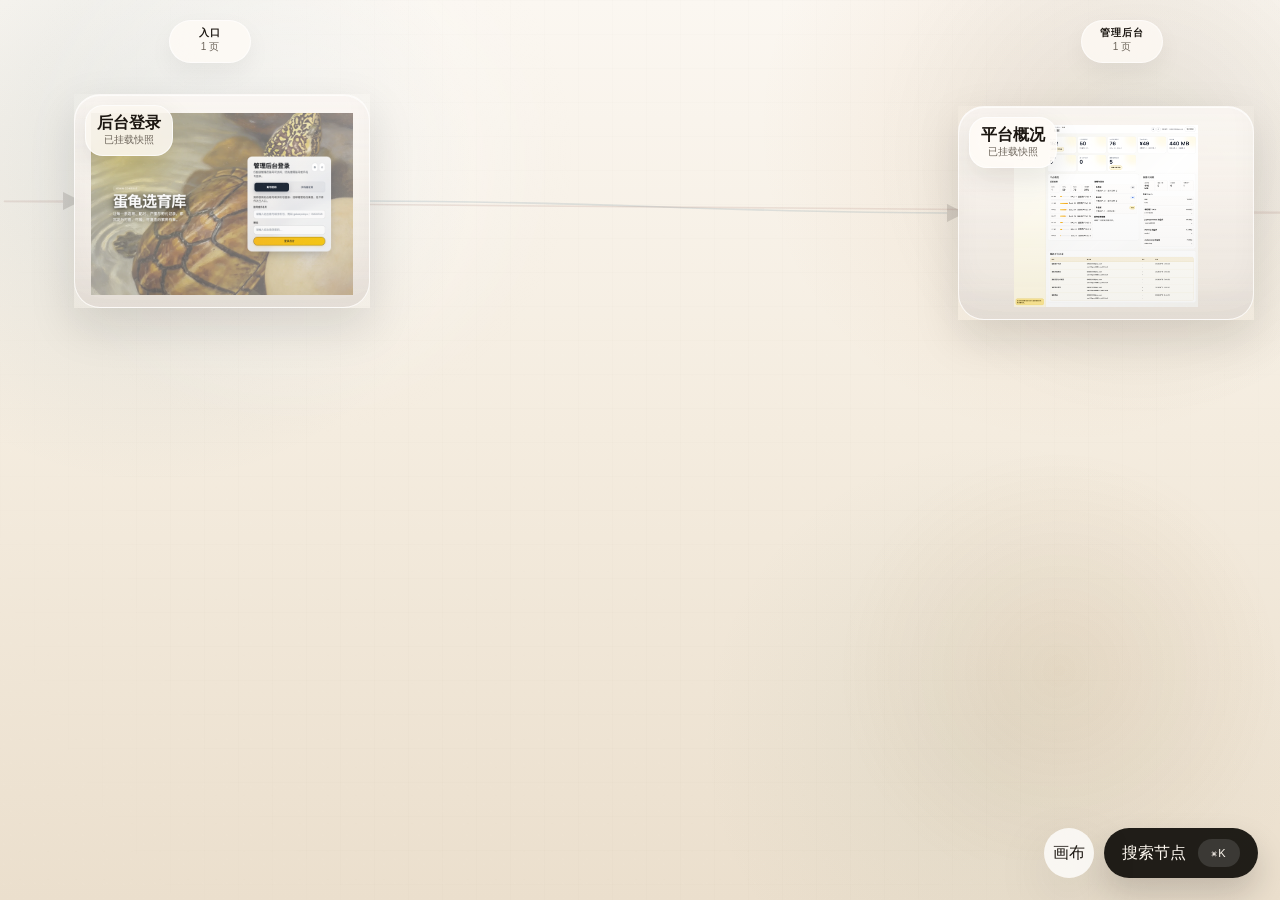
<file: docs/interaction-board/eggturtle-web-prod/index.html>
<!doctype html>
<html lang="zh-CN">
<head>
  <meta charset="utf-8" />
  <meta name="viewport" content="width=device-width, initial-scale=1" />
  <title>Eggturtle 生产后台 Interaction Board</title>
  <style>    :root {
      --paper: #f7f1e8;
      --paper-deep: #ece1d0;
      --ink: #1b1611;
      --muted: #6d655b;
      --line: rgba(34, 26, 18, 0.08);
      --line-strong: rgba(34, 26, 18, 0.14);
      --card: rgba(255, 252, 247, 0.76);
      --card-soft: rgba(255, 251, 246, 0.52);
      --panel: rgba(251, 246, 238, 0.92);
      --tooltip-bg: rgba(24, 19, 14, 0.92);
      --blue: #2c607a;
      --amber: #b87431;
      --rose: #8d5850;
      --green: #5e7c62;
      --shadow-soft: 0 18px 56px rgba(27, 19, 11, 0.10);
      --shadow-card: 0 18px 44px rgba(20, 15, 10, 0.12);
      --shadow-card-active: 0 24px 64px rgba(16, 12, 8, 0.18);
      --canvas-width: 1420px;
      --canvas-height: 1120px;
      --node-width: 182px;
      --node-height: 334px;
      --lane-min-gap: 228px;
      --lane-width: 196px;
      --lane-padding-top: 94px;
      --node-gap-y: 344px;
      --version-media-max-height: 420px;
    }

    body[data-board-kind^="web"] {
      --node-width: 296px;
      --node-height: 214px;
      --lane-min-gap: 338px;
      --lane-width: 304px;
      --node-gap-y: 252px;
      --version-media-max-height: 360px;
    }

    * { box-sizing: border-box; }
    html, body { margin: 0; min-height: 100%; }

    body {
      font-family: "Avenir Next", "PingFang SC", "Hiragino Sans GB", sans-serif;
      color: var(--ink);
      background:
        radial-gradient(circle at 12% 18%, rgba(44, 96, 122, 0.10), transparent 24%),
        radial-gradient(circle at 84% 14%, rgba(184, 116, 49, 0.10), transparent 24%),
        radial-gradient(circle at 78% 82%, rgba(94, 124, 98, 0.08), transparent 24%),
        linear-gradient(180deg, #fbf7f1 0%, #f4ecdf 48%, #ebdfcd 100%);
      overflow: hidden;
    }

    body::before {
      content: "";
      position: fixed;
      inset: 0;
      pointer-events: none;
      opacity: 0.32;
      background-image:
        linear-gradient(rgba(94, 79, 59, 0.032) 1px, transparent 1px),
        linear-gradient(90deg, rgba(94, 79, 59, 0.032) 1px, transparent 1px);
      background-size: 34px 34px;
      mask-image: radial-gradient(circle at center, black 60%, transparent 100%);
    }

    body::after {
      content: "";
      position: fixed;
      inset: 0;
      pointer-events: none;
      opacity: 0.08;
      background-image:
        radial-gradient(circle at 18% 22%, rgba(255,255,255,0.9) 0 1px, transparent 1px),
        radial-gradient(circle at 72% 42%, rgba(0,0,0,0.5) 0 0.8px, transparent 0.8px),
        radial-gradient(circle at 44% 80%, rgba(255,255,255,0.8) 0 1px, transparent 1px);
      background-size: 20px 20px, 28px 28px, 24px 24px;
      mix-blend-mode: soft-light;
    }

    button,
    input {
      font: inherit;
    }

    .board-app,
    .board-shell {
      min-height: 100vh;
    }

    .board-frame {
      position: relative;
      width: 100vw;
      height: 100vh;
      overflow: auto;
      padding: 0 28px 120px;
      cursor: grab;
      scrollbar-width: thin;
      scrollbar-color: rgba(34, 26, 18, 0.18) transparent;
    }

    .board-frame:active { cursor: grabbing; }

    .board-frame::-webkit-scrollbar {
      width: 10px;
      height: 10px;
    }

    .board-frame::-webkit-scrollbar-thumb {
      border-radius: 999px;
      background: rgba(34, 26, 18, 0.18);
      border: 2px solid transparent;
      background-clip: padding-box;
    }

    .board-frame::-webkit-scrollbar-track {
      background: transparent;
    }

    .board-viewport {
      position: relative;
      width: var(--canvas-width);
      height: var(--canvas-height);
      margin: 0 auto;
    }

    .board-stage {
      position: relative;
      width: var(--canvas-width);
      height: var(--canvas-height);
      isolation: isolate;
      transform-origin: top left;
    }

    .board-stage::before {
      content: "";
      position: absolute;
      inset: 0;
      z-index: 0;
      pointer-events: none;
      background:
        radial-gradient(circle at 20% 18%, rgba(255,255,255,0.45), transparent 22%),
        radial-gradient(circle at 84% 18%, rgba(44, 96, 122, 0.08), transparent 20%),
        radial-gradient(circle at 78% 78%, rgba(184, 116, 49, 0.08), transparent 18%);
    }

    .lane {
      position: absolute;
      top: 20px;
      height: 52px;
      pointer-events: none;
      z-index: 1;
    }

    .lane-label {
      position: absolute;
      left: 50%;
      top: 0;
      transform: translateX(-50%);
      display: grid;
      gap: 1px;
      min-width: 82px;
      padding: 7px 12px 8px;
      border-radius: 999px;
      text-align: center;
      background: rgba(255, 252, 246, 0.76);
      backdrop-filter: blur(18px);
      box-shadow: 0 10px 24px rgba(26, 19, 12, 0.05);
      border: 1px solid rgba(255,255,255,0.62);
    }

    .lane-label strong {
      font-size: 10px;
      line-height: 1.05;
      letter-spacing: 0.08em;
      color: var(--ink);
    }

    .lane-label small {
      font-size: 10px;
      color: var(--muted);
      letter-spacing: 0;
    }

    #edgeLayer {
      position: absolute;
      inset: 0;
      z-index: 2;
      width: 100%;
      height: 100%;
      overflow: visible;
      pointer-events: none;
    }

    .edge-line {
      fill: none;
      stroke-width: 1.55;
      opacity: 0.13;
      transition: opacity 140ms ease, stroke-width 140ms ease, filter 140ms ease;
    }

    .edge-line.kind-navigateTo { stroke: var(--blue); }
    .edge-line.kind-switchTab { stroke: var(--green); }
    .edge-line.kind-reLaunch { stroke: var(--amber); }
    .edge-line.kind-redirect { stroke: var(--rose); }
    .edge-line.kind-prototype {
      stroke: rgba(34, 26, 18, 0.44);
      stroke-dasharray: 10 7;
    }

    .edge-line.muted {
      opacity: 0.035;
    }

    .edge-line.active {
      opacity: 0.92;
      stroke-width: 2.8;
      filter: drop-shadow(0 0 8px rgba(255,255,255,0.66));
    }

    .node {
      position: absolute;
      z-index: 3;
      width: var(--node-width);
      height: var(--node-height);
      padding: 0;
      border: none;
      background: transparent;
      box-shadow: var(--shadow-card);
      cursor: grab;
      overflow: visible;
      isolation: isolate;
      user-select: none;
      transition: transform 120ms ease, box-shadow 120ms ease, opacity 120ms ease, filter 120ms ease;
    }

    .node:focus-visible {
      outline: 2px solid rgba(44, 96, 122, 0.32);
      outline-offset: 4px;
    }

    .node:not(.dragging):hover {
      transform: translateY(-6px);
      box-shadow: var(--shadow-card-active);
    }

    .node.dragging {
      cursor: grabbing;
      box-shadow: var(--shadow-card-active);
      transform: rotate(-0.8deg) scale(1.02);
      z-index: 12;
    }

    .node.dim {
      opacity: 0.12;
      filter: saturate(0.35);
    }

    .node.active {
      transform: translateY(-4px) scale(1.01);
      box-shadow: var(--shadow-card-active);
    }

    .node-shot {
      position: relative;
      width: 100%;
      height: 100%;
      overflow: hidden;
      border-radius: 26px;
      background:
        linear-gradient(180deg, rgba(255,255,255,0.48), rgba(255,255,255,0.18)),
        rgba(244, 236, 226, 0.82);
      backdrop-filter: blur(10px);
      border: 1px solid rgba(255,255,255,0.58);
      box-shadow:
        inset 0 1px 0 rgba(255,255,255,0.65),
        inset 0 -24px 30px rgba(0,0,0,0.03);
    }

    .node-shot.missing-shot {
      background:
        radial-gradient(circle at 18% 18%, rgba(44, 96, 122, 0.18), transparent 24%),
        radial-gradient(circle at 82% 24%, rgba(184, 116, 49, 0.16), transparent 26%),
        linear-gradient(160deg, #ddd0bd, #cfc0ac 60%, #efe7db);
    }

    .node-shot img {
      position: absolute;
      inset: 0;
      width: 100%;
      height: 100%;
      object-fit: contain;
      object-position: center top;
      padding: 18px 12px 12px;
      background: transparent;
      opacity: 0.995;
    }

    .node-shot::after {
      content: "";
      position: absolute;
      inset: 0;
      background:
        linear-gradient(180deg, rgba(255,255,255,0.08), rgba(255,255,255,0) 28%, rgba(16, 12, 8, 0.05) 100%);
      pointer-events: none;
    }

    .node-overlay {
      position: absolute;
      left: 10px;
      top: 10px;
      z-index: 2;
      max-width: calc(100% - 20px);
      pointer-events: none;
    }

    .node-title-wrap {
      display: grid;
      gap: 2px;
      max-width: 100%;
      padding: 9px 11px 10px;
      border-radius: 18px;
      background: rgba(255, 252, 247, 0.82);
      border: 1px solid rgba(255,255,255,0.68);
      box-shadow: 0 10px 28px rgba(20, 15, 10, 0.10);
      backdrop-filter: blur(16px);
    }

    .node-title {
      display: block;
      font-family: "Songti SC", "STSong", serif;
      font-size: 16px;
      line-height: 1.04;
      font-weight: 700;
      color: var(--ink);
      text-align: left;
      word-break: break-word;
    }

    .node-subtitle {
      display: block;
      font-size: 10px;
      letter-spacing: 0.01em;
      color: var(--muted);
      line-height: 1.15;
    }

    .node-shot-grid {
      position: absolute;
      inset: 16px;
      z-index: 1;
      border-radius: 18px;
      border: 1px dashed rgba(255,255,255,0.38);
      background:
        linear-gradient(rgba(255,255,255,0.14) 1px, transparent 1px),
        linear-gradient(90deg, rgba(255,255,255,0.14) 1px, transparent 1px);
      background-size: 18px 18px;
    }

    .node-empty-badge {
      position: absolute;
      inset: auto auto 14px 14px;
      z-index: 2;
      display: inline-flex;
      align-items: center;
      min-height: 28px;
      padding: 0 11px;
      border-radius: 999px;
      background: rgba(20, 16, 13, 0.42);
      color: #fff8ed;
      font-size: 11px;
      letter-spacing: 0.10em;
      text-transform: uppercase;
      backdrop-filter: blur(8px);
    }

    .hud {
      position: fixed;
      z-index: 26;
    }

    .hud-dock {
      right: 22px;
      bottom: 22px;
      display: grid;
      gap: 12px;
      justify-items: end;
      align-items: end;
    }

    .dock-panel {
      width: min(360px, calc(100vw - 32px));
      padding: 16px;
      border-radius: 28px;
      background: var(--panel);
      border: 1px solid rgba(255,255,255,0.62);
      backdrop-filter: blur(22px);
      box-shadow: var(--shadow-soft);
    }

    .dock-panel-head {
      display: flex;
      align-items: flex-start;
      justify-content: space-between;
      gap: 14px;
      margin-bottom: 14px;
    }

    .dock-panel-head p {
      margin: 8px 0 0;
      font-size: 12px;
      line-height: 1.55;
      color: var(--muted);
    }

    .dock-kicker {
      display: inline-flex;
      width: fit-content;
      padding: 7px 10px;
      border-radius: 999px;
      background: rgba(255,255,255,0.64);
      color: var(--muted);
      font-size: 10px;
      letter-spacing: 0.08em;
    }

    .panel-reset {
      flex: none;
      min-height: 38px;
      padding: 0 14px;
      border: none;
      border-radius: 999px;
      background: rgba(255,255,255,0.76);
      color: var(--ink);
      cursor: pointer;
      box-shadow: inset 0 1px 0 rgba(255,255,255,0.84);
    }

    .metric-strip {
      display: grid;
      grid-template-columns: repeat(3, minmax(0, 1fr));
      gap: 8px;
    }

    .metric {
      min-height: 70px;
      padding: 10px 12px;
      border-radius: 18px;
      background: rgba(255,255,255,0.72);
      border: 1px solid rgba(255,255,255,0.62);
    }

    .metric span {
      display: block;
      font-size: 11px;
      color: var(--muted);
      letter-spacing: 0.08em;
      text-transform: uppercase;
    }

    .metric strong {
      display: block;
      margin-top: 4px;
      font-size: 22px;
      line-height: 1;
      letter-spacing: -0.05em;
      font-weight: 700;
    }

    .legend {
      display: flex;
      flex-wrap: wrap;
      gap: 8px 10px;
      margin-top: 12px;
      color: var(--muted);
      font-size: 12px;
    }

    .legend span {
      display: inline-flex;
      align-items: center;
      gap: 8px;
      padding: 6px 10px;
      border-radius: 999px;
      background: rgba(255,255,255,0.58);
    }

    .legend i {
      width: 10px;
      height: 10px;
      border-radius: 999px;
      display: inline-block;
    }

    .legend .registered { background: var(--blue); }
    .legend .candidate { background: var(--amber); }
    .legend .draft { background: var(--rose); }
    .legend .drag { background: var(--green); }

    .notes-grid {
      display: grid;
      gap: 10px;
      margin-top: 14px;
    }

    .note-card {
      padding: 14px 14px 15px;
      border-radius: 20px;
      background: rgba(255,255,255,0.68);
      border: 1px solid rgba(255,255,255,0.62);
    }

    .note-card h2 {
      margin: 0 0 6px;
      font-size: 12px;
      letter-spacing: 0.12em;
      text-transform: uppercase;
      color: var(--muted);
    }

    .note-card p,
    .note-card ul {
      margin: 0;
      font-size: 13px;
      line-height: 1.6;
      color: var(--ink);
    }

    .note-card ul {
      padding-left: 18px;
    }

    .note-card li + li {
      margin-top: 6px;
    }

    .dock-actions {
      display: flex;
      align-items: center;
      gap: 10px;
    }

    .dock-button,
    .dock-fab {
      border: none;
      cursor: pointer;
      transition: transform 120ms ease, opacity 120ms ease, background 120ms ease;
    }

    .dock-button:hover,
    .dock-fab:hover {
      transform: translateY(-1px);
      opacity: 0.96;
    }

    .dock-button.primary {
      display: inline-flex;
      align-items: center;
      justify-content: space-between;
      gap: 12px;
      min-width: 152px;
      min-height: 50px;
      padding: 0 18px;
      border-radius: 999px;
      background: rgba(20, 17, 13, 0.94);
      color: #fff9f1;
      box-shadow: 0 16px 32px rgba(17, 13, 9, 0.18);
    }

    .dock-button kbd {
      display: inline-flex;
      align-items: center;
      justify-content: center;
      min-width: 42px;
      min-height: 28px;
      padding: 0 10px;
      border-radius: 999px;
      background: rgba(255,255,255,0.12);
      font: inherit;
      font-size: 11px;
      letter-spacing: 0.08em;
      text-transform: uppercase;
    }

    .dock-fab {
      display: inline-flex;
      align-items: center;
      justify-content: center;
      width: 50px;
      height: 50px;
      border-radius: 999px;
      background: rgba(255,255,255,0.76);
      color: var(--ink);
      box-shadow: var(--shadow-soft);
      backdrop-filter: blur(18px);
    }

    .tooltip {
      position: fixed;
      z-index: 40;
      width: min(320px, calc(100vw - 24px));
      padding: 14px 15px;
      border-radius: 20px;
      background: var(--tooltip-bg);
      color: #f8f3ea;
      box-shadow: 0 24px 64px rgba(14, 11, 8, 0.34);
      border: 1px solid rgba(255,255,255,0.12);
      pointer-events: none;
      opacity: 0;
      transform: translateY(6px);
      transition: opacity 100ms ease, transform 100ms ease;
    }

    .tooltip.visible {
      opacity: 1;
      transform: translateY(0);
    }

    .tooltip strong {
      display: block;
      margin-bottom: 6px;
      font-size: 14px;
      letter-spacing: 0.02em;
    }

    .tooltip code {
      font-size: 11px;
      color: rgba(255,255,255,0.76);
      word-break: break-all;
    }

    .tooltip-grid {
      display: grid;
      grid-template-columns: repeat(2, minmax(0, 1fr));
      gap: 8px;
      margin-top: 10px;
    }

    .tooltip-grid span {
      display: block;
      padding: 7px 8px;
      border-radius: 12px;
      background: rgba(255,255,255,0.08);
      font-size: 11px;
      color: rgba(255,255,255,0.84);
    }

    .search-dialog,
    #nodeModal {
      padding: 0;
      border: none;
      background: transparent;
    }

    .search-dialog::backdrop,
    #nodeModal::backdrop {
      background: rgba(20, 16, 12, 0.42);
      backdrop-filter: blur(10px);
    }

    .search-panel {
      width: min(720px, calc(100vw - 28px));
      padding: 18px;
      border-radius: 30px;
      background: rgba(248, 242, 233, 0.98);
      box-shadow: 0 34px 104px rgba(0,0,0,0.28);
    }

    .search-panel-head {
      display: flex;
      align-items: flex-start;
      justify-content: space-between;
      gap: 16px;
    }

    .search-panel-head strong {
      display: block;
      font-size: 18px;
      letter-spacing: 0.04em;
    }

    .search-panel-head p {
      margin: 6px 0 0;
      color: var(--muted);
      font-size: 13px;
      line-height: 1.5;
    }

    .search-close,
    .modal-close {
      width: 40px;
      height: 40px;
      border-radius: 999px;
      border: none;
      background: rgba(255,255,255,0.82);
      cursor: pointer;
      box-shadow: inset 0 1px 0 rgba(255,255,255,0.8);
    }

    .search-input-shell {
      display: block;
      margin-top: 16px;
      padding: 0 16px;
      border-radius: 22px;
      background: rgba(255,255,255,0.84);
      box-shadow: inset 0 1px 0 rgba(255,255,255,0.82);
    }

    .search-input-shell input {
      width: 100%;
      min-height: 60px;
      border: none;
      background: transparent;
      color: var(--ink);
      font-size: 18px;
      outline: none;
    }

    .search-hint {
      margin: 12px 0 0;
      color: var(--muted);
      font-size: 12px;
      letter-spacing: 0.04em;
    }

    .search-results {
      display: grid;
      gap: 10px;
      margin-top: 16px;
      max-height: 56vh;
      overflow: auto;
      padding-right: 4px;
    }

    .search-result {
      display: grid;
      gap: 6px;
      width: 100%;
      padding: 14px 16px;
      border: none;
      border-radius: 20px;
      background: rgba(255,255,255,0.72);
      text-align: left;
      cursor: pointer;
      box-shadow: 0 10px 28px rgba(34, 24, 14, 0.06);
    }

    .search-result:hover,
    .search-result:focus-visible {
      outline: none;
      background: rgba(255,255,255,0.92);
      transform: translateY(-1px);
    }

    .search-result strong {
      font-size: 15px;
      color: var(--ink);
    }

    .search-result code {
      font-size: 11px;
      color: var(--muted);
      word-break: break-all;
    }

    .search-result-meta {
      display: flex;
      flex-wrap: wrap;
      gap: 8px;
      color: var(--muted);
      font-size: 12px;
    }

    .search-result-meta span {
      display: inline-flex;
      align-items: center;
      gap: 6px;
      padding: 6px 10px;
      border-radius: 999px;
      background: rgba(245, 239, 230, 0.9);
    }

    .search-empty {
      padding: 18px;
      border-radius: 22px;
      background: rgba(255,255,255,0.62);
      color: var(--muted);
      line-height: 1.6;
      text-align: center;
    }

    #nodeModal {
      width: min(1140px, calc(100vw - 28px));
      max-height: calc(100vh - 28px);
      border-radius: 30px;
      background: rgba(248, 242, 233, 0.98);
      box-shadow: 0 34px 104px rgba(0,0,0,0.28);
      overflow: hidden;
    }

    .modal-shell {
      display: grid;
      grid-template-columns: 1.18fr 0.92fr;
      min-height: 64vh;
    }

    .modal-main {
      padding: 22px;
      display: grid;
      gap: 18px;
      background: linear-gradient(180deg, rgba(255,255,255,0.72), rgba(248,242,233,0.96));
    }

    .modal-side {
      padding: 22px;
      display: grid;
      gap: 16px;
      align-content: start;
      border-left: 1px solid var(--line);
      background: rgba(244, 237, 227, 0.88);
    }

    .modal-head {
      display: flex;
      align-items: flex-start;
      justify-content: space-between;
      gap: 16px;
    }

    .modal-head h2 {
      margin: 0;
      font-family: "Songti SC", "STSong", serif;
      font-size: 34px;
      line-height: 1.02;
    }

    .modal-head p {
      margin: 8px 0 0;
      color: var(--muted);
      line-height: 1.6;
    }

    .version-strip {
      display: grid;
      grid-template-columns: repeat(auto-fit, minmax(220px, 1fr));
      gap: 14px;
    }

    .version-card {
      border-radius: 24px;
      background: rgba(255,255,255,0.74);
      overflow: hidden;
      box-shadow: 0 16px 42px rgba(36, 28, 20, 0.08);
    }

    .version-card img {
      display: block;
      width: auto;
      max-width: 100%;
      height: auto;
      max-height: var(--version-media-max-height);
      margin: 0 auto;
      padding: 10px;
      background: linear-gradient(180deg, rgba(25, 21, 15, 0.04), rgba(25, 21, 15, 0.08));
    }

    .version-card .meta {
      display: grid;
      gap: 6px;
      padding: 12px 14px 14px;
    }

    .version-card strong {
      font-size: 13px;
      letter-spacing: 0.06em;
      text-transform: uppercase;
      color: var(--blue);
    }

    .version-card code,
    .side-card code {
      font-size: 11px;
      color: var(--muted);
      word-break: break-all;
    }

    .side-card {
      padding: 14px 16px;
      border-radius: 18px;
      background: rgba(255,255,255,0.62);
    }

    .side-card h3 {
      margin: 0 0 10px;
      font-size: 13px;
      text-transform: uppercase;
      letter-spacing: 0.06em;
      color: var(--muted);
    }

    .side-card ul {
      margin: 0;
      padding-left: 18px;
      color: var(--ink);
      line-height: 1.6;
      font-size: 13px;
    }

    .side-card li + li {
      margin-top: 6px;
    }

    .empty-note {
      padding: 16px;
      border-radius: 18px;
      background: rgba(255,255,255,0.48);
      color: var(--muted);
    }

    @media (max-width: 1080px) {
      .modal-shell {
        grid-template-columns: 1fr;
      }

      .modal-side {
        border-left: none;
        border-top: 1px solid var(--line);
      }
    }

    @media (max-width: 900px) {
      body {
        overflow: auto;
      }

      body::before,
      body::after {
        display: none;
      }

      .board-app {
        display: flex;
        flex-direction: column;
        gap: 12px;
        padding: 12px 0 24px;
      }

      .board-shell {
        order: 2;
      }

      .board-frame {
        width: auto;
        height: 76vh;
        margin: 0 12px;
        padding: 0;
        border-radius: 28px;
        background: linear-gradient(180deg, rgba(255,255,255,0.34), rgba(255,255,255,0.12));
        box-shadow: var(--shadow-soft);
      }

      .board-viewport {
        margin: 0;
      }

      .hud {
        position: relative;
      }

      .hud-dock {
        order: 1;
        right: auto;
        bottom: auto;
        margin: 0 12px;
        justify-items: stretch;
      }

      .dock-panel {
        width: auto;
      }

      .dock-actions {
        justify-content: flex-end;
      }

      .metric-strip {
        grid-template-columns: repeat(2, minmax(0, 1fr));
      }
    }

    @media (max-width: 640px) {
      .tooltip-grid,
      .version-strip,
      .metric-strip {
        grid-template-columns: 1fr;
      }

      .search-panel {
        padding: 14px;
        border-radius: 26px;
      }

      .search-input-shell input {
        font-size: 16px;
      }

      .dock-actions {
        gap: 8px;
      }

      .dock-button.primary {
        min-width: 0;
        flex: 1 1 0;
      }
    }
</style>
</head>
<body>
  <main class="board-app">
    <section class="board-shell">
      <div id="boardFrame" class="board-frame">
        <div id="boardViewport" class="board-viewport">
          <div id="boardStage" class="board-stage">
            <svg id="edgeLayer" aria-hidden="true">
              <defs>
                <marker id="edgeArrow" markerWidth="12" markerHeight="12" refX="10" refY="6" orient="auto">
                  <path d="M0,0 L12,6 L0,12 z" fill="currentColor"></path>
                </marker>
              </defs>
            </svg>
          </div>
        </div>
      </div>
    </section>

    <section class="hud hud-dock" aria-label="Canvas controls">
      <section id="dockPanel" class="dock-panel" aria-label="Board notes" hidden>
        <div class="dock-panel-head">
          <div>
            <span class="dock-kicker">产品画布</span>
            <p>默认只展示当前画布关系。统计、说明和待处理项都收进这里。</p>
          </div>
          <button id="resetLayout" type="button" class="panel-reset">重置布局</button>
        </div>

        <div class="metric-strip">
          <div class="metric"><span>已注册</span><strong>2</strong></div>
          <div class="metric"><span>候选页</span><strong>0</strong></div>
          <div class="metric"><span>关系边</span><strong>2</strong></div>
          <div class="metric"><span>冲突</span><strong>0</strong></div>
          <div class="metric"><span>有截图</span><strong>2</strong></div>
          <div class="metric"><span>快照数</span><strong>2</strong></div>
        </div>

        <div class="legend">
          <span><i class="registered"></i> 已注册</span>
          <span><i class="candidate"></i> 候选</span>
          <span><i class="draft"></i> AI 草稿</span>
          <span><i class="drag"></i> 可拖拽</span>
        </div>

        <div class="notes-grid">
          <section class="note-card">
            <h2>候选页提醒</h2>
            <p>当前未注册但已经在 route constants / wrapper 页面中存在的节点：无</p>
          </section>
          <section class="note-card">
            <h2>待截图节点</h2>
            <p>这些卡片当前没有命中真实截图源，所以只展示占位卡：后台登录, 平台概况</p>
          </section>
          <section class="note-card">
            <h2>冲突预览</h2>
            <ul><li>当前没有冲突。</li></ul>
          </section>
        </div>
      </section>

      <div class="dock-actions">
        <button
          id="togglePanel"
          type="button"
          class="dock-fab ghost"
          aria-controls="dockPanel"
          aria-expanded="false"
          aria-label="Open canvas panel"
        >
          画布
        </button>
        <button id="openSearch" type="button" class="dock-button primary">
          <span>搜索节点</span>
          <kbd>⌘K</kbd>
        </button>
      </div>
    </section>
  </main>

  <aside id="boardTooltip" class="tooltip" aria-hidden="true"></aside>

  <dialog id="searchDialog" class="search-dialog">
    <div class="search-panel">
      <div class="search-panel-head">
        <div>
          <strong>搜索节点</strong>
          <p>页面、路由、组件、截图标签、自动化场景</p>
        </div>
        <button id="closeSearch" class="search-close" type="button" aria-label="Close search">×</button>
      </div>
      <label class="search-input-shell" for="boardSearch">
        <input id="boardSearch" type="search" placeholder="输入页面、组件、路由、截图来源" autocomplete="off" />
      </label>
      <p class="search-hint">Enter 打开首个结果，Esc 关闭，Ctrl/⌘ + K 快速唤起。</p>
      <div id="searchResults" class="search-results"></div>
    </div>
  </dialog>

  <dialog id="nodeModal">
    <div class="modal-shell">
      <section class="modal-main">
        <div class="modal-head">
          <div>
            <h2 id="modalTitle"></h2>
            <p id="modalSubtitle"></p>
          </div>
          <button class="modal-close" id="modalClose" type="button" aria-label="Close">×</button>
        </div>
        <div id="modalVersions" class="version-strip"></div>
      </section>
      <aside class="modal-side">
        <section class="side-card">
          <h3>页面备注</h3>
          <ul id="modalRegions"></ul>
        </section>
        <section class="side-card">
          <h3>来源锚点</h3>
          <ul id="modalRefs"></ul>
        </section>
        <section class="side-card">
          <h3>自动化场景</h3>
          <ul id="modalScenarios"></ul>
        </section>
        <section class="side-card">
          <h3>流向</h3>
          <ul id="modalEdges"></ul>
        </section>
      </aside>
    </div>
  </dialog>

  <script id="board-data" type="application/json">{"schema_version": "1.0", "generated_at": "2026-04-15T17:21:29+08:00", "project": {"name": "Eggturtle 生产后台", "repo_root": "/Volumes/DATABASE/code/Eggturtle-breeding-library", "app_kind": "web-admin"}, "sources": {"notes": "手工维护的生产后台 board seed，后续继续往里追加 Web/Admin 节点。", "manifest_seed": "/Volumes/DATABASE/code/learn/openclaw-pm-coder-kit/docs/interaction-board/eggturtle-web-prod/board.seed.json", "skipped_scenarios": [{"scenario_id": "prod-web-home", "node_ref": "web-home", "role": "target"}, {"scenario_id": "prod-web-home", "node_ref": "web-home", "role": "entry"}], "board_root": "/Volumes/DATABASE/code/learn/openclaw-pm-coder-kit/docs/interaction-board/eggturtle-web-prod"}, "summary": {"registered_count": 2, "candidate_count": 0, "draft_count": 0, "edge_count": 2, "conflict_count": 0, "nodes_with_screenshots": 2, "attached_screenshot_count": 2, "nodes_with_scenarios": 2, "attached_scenario_count": 3}, "nodes": [{"node_id": "admin-login", "route_key": "adminLogin", "title": "后台登录", "route": "login", "aliases": ["login", "admin-login"], "package": "main", "group": "entry", "status": "registered", "screen_component": "apps/admin/app/login/page.tsx", "page_file": "apps/admin/app/login/page.tsx", "config_file": "", "regions": ["账号或手机号", "密码登录", "短信登录"], "screenshot_refs": [{"label": "planned", "path": "screenshots/admin-login.png", "exists": false}], "source_refs": [{"path": "/Volumes/DATABASE/code/Eggturtle-breeding-library/apps/admin/app/login/page.tsx", "line": 72}, {"path": "/Volumes/DATABASE/code/Eggturtle-breeding-library/apps/admin/app/login/page.tsx", "line": 147}], "board_meta": {"note": "生产后台入口页，当前已绑定登录页 smoke 和登录后跳转场景。", "tags": ["prod", "admin", "auth"], "scenario_refs": [{"scenario_id": "prod-admin-dashboard", "script_path": "prod-admin-dashboard.spec.ts", "script_absolute_path": "/Volumes/DATABASE/code/learn/openclaw-pm-coder-kit/docs/interaction-board/eggturtle-web-prod/scenarios/prod-admin-dashboard.spec.ts", "scenario_path": "/Volumes/DATABASE/code/learn/openclaw-pm-coder-kit/docs/interaction-board/eggturtle-web-prod/scenarios/prod-admin-dashboard.json", "capture_output": "../screenshots/prod-admin-dashboard-auth.png", "engine": "web-playwright-cli", "target": {"base_url": "https://eggturtles-admin.sealoshzh.site", "auth_surface": "admin", "auth_profile": "eggturtle-prod-admin-siri", "timeout_ms": 30000, "browser_channel": "chrome", "viewport_size": "1440,1000", "full_page": true}, "assertions": [{"type": "selector", "selector": "text=平台概况"}, {"type": "text", "value": "用户总数"}], "role": "entry"}, {"scenario_id": "prod-admin-login", "script_path": "prod-admin-login.spec.ts", "script_absolute_path": "/Volumes/DATABASE/code/learn/openclaw-pm-coder-kit/docs/interaction-board/eggturtle-web-prod/scenarios/prod-admin-login.spec.ts", "scenario_path": "/Volumes/DATABASE/code/learn/openclaw-pm-coder-kit/docs/interaction-board/eggturtle-web-prod/scenarios/prod-admin-login.json", "capture_output": "../screenshots/prod-admin-login.png", "engine": "web-playwright-spec", "target": {"base_url": "https://eggturtles-admin.sealoshzh.site"}, "assertions": [{"type": "selector", "selector": "text=管理后台登录", "min_count": 1}, {"type": "selector", "selector": "text=仅超级管理员账号可访问", "min_count": 1}], "role": "target"}]}, "card": {"node_id": "admin-login", "title": "后台登录", "status": "registered", "group": "entry", "note": "生产后台入口页，当前已绑定登录页 smoke 和登录后跳转场景。", "scenario_refs": [{"scenario_id": "prod-admin-dashboard", "script_path": "prod-admin-dashboard.spec.ts", "script_absolute_path": "/Volumes/DATABASE/code/learn/openclaw-pm-coder-kit/docs/interaction-board/eggturtle-web-prod/scenarios/prod-admin-dashboard.spec.ts", "scenario_path": "/Volumes/DATABASE/code/learn/openclaw-pm-coder-kit/docs/interaction-board/eggturtle-web-prod/scenarios/prod-admin-dashboard.json", "capture_output": "../screenshots/prod-admin-dashboard-auth.png", "engine": "web-playwright-cli", "target": {"base_url": "https://eggturtles-admin.sealoshzh.site", "auth_surface": "admin", "auth_profile": "eggturtle-prod-admin-siri", "timeout_ms": 30000, "browser_channel": "chrome", "viewport_size": "1440,1000", "full_page": true}, "assertions": [{"type": "selector", "selector": "text=平台概况"}, {"type": "text", "value": "用户总数"}], "role": "entry"}, {"scenario_id": "prod-admin-login", "script_path": "prod-admin-login.spec.ts", "script_absolute_path": "/Volumes/DATABASE/code/learn/openclaw-pm-coder-kit/docs/interaction-board/eggturtle-web-prod/scenarios/prod-admin-login.spec.ts", "scenario_path": "/Volumes/DATABASE/code/learn/openclaw-pm-coder-kit/docs/interaction-board/eggturtle-web-prod/scenarios/prod-admin-login.json", "capture_output": "../screenshots/prod-admin-login.png", "engine": "web-playwright-spec", "target": {"base_url": "https://eggturtles-admin.sealoshzh.site"}, "assertions": [{"type": "selector", "selector": "text=管理后台登录", "min_count": 1}, {"type": "selector", "selector": "text=仅超级管理员账号可访问", "min_count": 1}], "role": "target"}], "code_entry": {"screen_component": "apps/admin/app/login/page.tsx", "page_file": "apps/admin/app/login/page.tsx", "config_file": ""}, "code_anchors": [{"path": "/Volumes/DATABASE/code/Eggturtle-breeding-library/apps/admin/app/login/page.tsx", "line": 72}, {"path": "/Volumes/DATABASE/code/Eggturtle-breeding-library/apps/admin/app/login/page.tsx", "line": 147}], "primary_image": {"label": "scenario:prod-admin-login", "relative_path": "screenshots/prod-admin-login.png", "absolute_path": "/Volumes/DATABASE/code/learn/openclaw-pm-coder-kit/docs/interaction-board/eggturtle-web-prod/screenshots/prod-admin-login.png", "exists": true, "source_path": "/Volumes/DATABASE/code/learn/openclaw-pm-coder-kit/docs/interaction-board/eggturtle-web-prod/screenshots/prod-admin-login.png", "matched_by": "scenario:target"}, "images": [{"label": "scenario:prod-admin-login", "relative_path": "screenshots/prod-admin-login.png", "absolute_path": "/Volumes/DATABASE/code/learn/openclaw-pm-coder-kit/docs/interaction-board/eggturtle-web-prod/screenshots/prod-admin-login.png", "exists": true, "source_path": "/Volumes/DATABASE/code/learn/openclaw-pm-coder-kit/docs/interaction-board/eggturtle-web-prod/screenshots/prod-admin-login.png", "matched_by": "scenario:target", "image_mean": 172.12108101851854, "image_stddev": 42.299701067781385}, {"label": "planned", "relative_path": "screenshots/admin-login.png", "absolute_path": "/Volumes/DATABASE/code/learn/openclaw-pm-coder-kit/docs/interaction-board/eggturtle-web-prod/screenshots/admin-login.png", "exists": false, "source_path": "", "matched_by": "", "image_mean": null, "image_stddev": null}]}}, {"node_id": "admin-dashboard", "route_key": "adminDashboard", "title": "平台概况", "route": "dashboard", "aliases": ["dashboard", "admin-dashboard"], "package": "main", "group": "admin", "status": "registered", "screen_component": "apps/admin/app/dashboard/page.tsx", "page_file": "apps/admin/app/dashboard/page.tsx", "config_file": "", "regions": ["平台概况", "营收概览", "租户运营"], "screenshot_refs": [{"label": "planned", "path": "screenshots/admin-dashboard.png", "exists": false}], "source_refs": [{"path": "/Volumes/DATABASE/code/Eggturtle-breeding-library/apps/admin/app/dashboard/page.tsx", "line": 41}, {"path": "/Volumes/DATABASE/code/Eggturtle-breeding-library/apps/admin/app/dashboard/page.tsx", "line": 127}], "board_meta": {"note": "生产后台总览页，优先展示最新已登录 dashboard 截图。", "tags": ["prod", "admin", "overview"], "scenario_refs": [{"scenario_id": "prod-admin-dashboard", "script_path": "prod-admin-dashboard.spec.ts", "script_absolute_path": "/Volumes/DATABASE/code/learn/openclaw-pm-coder-kit/docs/interaction-board/eggturtle-web-prod/scenarios/prod-admin-dashboard.spec.ts", "scenario_path": "/Volumes/DATABASE/code/learn/openclaw-pm-coder-kit/docs/interaction-board/eggturtle-web-prod/scenarios/prod-admin-dashboard.json", "capture_output": "../screenshots/prod-admin-dashboard-auth.png", "engine": "web-playwright-cli", "target": {"base_url": "https://eggturtles-admin.sealoshzh.site", "auth_surface": "admin", "auth_profile": "eggturtle-prod-admin-siri", "timeout_ms": 30000, "browser_channel": "chrome", "viewport_size": "1440,1000", "full_page": true}, "assertions": [{"type": "selector", "selector": "text=平台概况"}, {"type": "text", "value": "用户总数"}], "role": "target"}]}, "card": {"node_id": "admin-dashboard", "title": "平台概况", "status": "registered", "group": "admin", "note": "生产后台总览页，优先展示最新已登录 dashboard 截图。", "scenario_refs": [{"scenario_id": "prod-admin-dashboard", "script_path": "prod-admin-dashboard.spec.ts", "script_absolute_path": "/Volumes/DATABASE/code/learn/openclaw-pm-coder-kit/docs/interaction-board/eggturtle-web-prod/scenarios/prod-admin-dashboard.spec.ts", "scenario_path": "/Volumes/DATABASE/code/learn/openclaw-pm-coder-kit/docs/interaction-board/eggturtle-web-prod/scenarios/prod-admin-dashboard.json", "capture_output": "../screenshots/prod-admin-dashboard-auth.png", "engine": "web-playwright-cli", "target": {"base_url": "https://eggturtles-admin.sealoshzh.site", "auth_surface": "admin", "auth_profile": "eggturtle-prod-admin-siri", "timeout_ms": 30000, "browser_channel": "chrome", "viewport_size": "1440,1000", "full_page": true}, "assertions": [{"type": "selector", "selector": "text=平台概况"}, {"type": "text", "value": "用户总数"}], "role": "target"}], "code_entry": {"screen_component": "apps/admin/app/dashboard/page.tsx", "page_file": "apps/admin/app/dashboard/page.tsx", "config_file": ""}, "code_anchors": [{"path": "/Volumes/DATABASE/code/Eggturtle-breeding-library/apps/admin/app/dashboard/page.tsx", "line": 41}, {"path": "/Volumes/DATABASE/code/Eggturtle-breeding-library/apps/admin/app/dashboard/page.tsx", "line": 127}], "primary_image": {"label": "scenario:prod-admin-dashboard", "relative_path": "screenshots/prod-admin-dashboard-auth.png", "absolute_path": "/Volumes/DATABASE/code/learn/openclaw-pm-coder-kit/docs/interaction-board/eggturtle-web-prod/screenshots/prod-admin-dashboard-auth.png", "exists": true, "source_path": "/Volumes/DATABASE/code/learn/openclaw-pm-coder-kit/docs/interaction-board/eggturtle-web-prod/screenshots/prod-admin-dashboard-auth.png", "matched_by": "scenario:target"}, "images": [{"label": "scenario:prod-admin-dashboard", "relative_path": "screenshots/prod-admin-dashboard-auth.png", "absolute_path": "/Volumes/DATABASE/code/learn/openclaw-pm-coder-kit/docs/interaction-board/eggturtle-web-prod/screenshots/prod-admin-dashboard-auth.png", "exists": true, "source_path": "/Volumes/DATABASE/code/learn/openclaw-pm-coder-kit/docs/interaction-board/eggturtle-web-prod/screenshots/prod-admin-dashboard-auth.png", "matched_by": "scenario:target", "image_mean": 247.62318341227322, "image_stddev": 27.644229626731953}, {"label": "planned", "relative_path": "screenshots/admin-dashboard.png", "absolute_path": "/Volumes/DATABASE/code/learn/openclaw-pm-coder-kit/docs/interaction-board/eggturtle-web-prod/screenshots/admin-dashboard.png", "exists": false, "source_path": "", "matched_by": "", "image_mean": null, "image_stddev": null}]}}], "edges": [{"edge_id": "admin-login-admin-dashboard-password-login", "from": "admin-login", "to": "admin-dashboard", "trigger": "password-login:router.replace", "kind": "navigateTo", "source_refs": [{"path": "/Volumes/DATABASE/code/Eggturtle-breeding-library/apps/admin/app/login/page.tsx", "line": 165}, {"path": "/Volumes/DATABASE/code/Eggturtle-breeding-library/apps/admin/app/login/page.tsx", "line": 177}], "label": "登录成功后进入平台概况"}, {"edge_id": "admin-dashboard-admin-login-middleware-redirect", "from": "admin-dashboard", "to": "admin-login", "trigger": "middleware:missing-session", "kind": "redirect", "source_refs": [{"path": "/Volumes/DATABASE/code/Eggturtle-breeding-library/apps/admin/middleware.ts", "line": 5}, {"path": "/Volumes/DATABASE/code/Eggturtle-breeding-library/apps/admin/middleware.ts", "line": 15}], "label": "未登录时强制回到登录页"}], "conflicts": []}</script>
  <script>    const data = JSON.parse(document.getElementById("board-data").textContent);
    const GROUP_ORDER = {"entry": 0, "admin": 1, "guiquan": 2, "products": 3, "footprint": 4, "account": 5, "public": 6, "candidate": 7, "other": 8};
    const GROUP_LABELS = {
      entry: "入口",
      admin: "管理后台",
      guiquan: "龟圈",
      products: "宠物",
      footprint: "足迹",
      account: "账号",
      public: "公开",
      candidate: "候选",
      other: "其他",
    };
    const boardKind = String(data.project?.app_kind || "").trim();
    if (boardKind) {
      document.body.dataset.boardKind = boardKind;
    }

    function metricVar(name, fallback) {
      const bodyStyle = window.getComputedStyle(document.body);
      const rootStyle = window.getComputedStyle(document.documentElement);
      const resolved = parseFloat(bodyStyle.getPropertyValue(name) || rootStyle.getPropertyValue(name));
      if (!Number.isFinite(resolved) || resolved <= 0) return fallback;
      return resolved;
    }

    const STORAGE_KEY = "interaction-board-layout::" + (data.project?.name || "board") + "::v6";
    const SCALE_STORAGE_KEY = STORAGE_KEY + "::scale";
    const nodeWidth = metricVar("--node-width", 188);
    const nodeHeight = metricVar("--node-height", 346);
    const laneMinGap = metricVar("--lane-min-gap", 228);
    const laneWidth = metricVar("--lane-width", 196);
    const lanePaddingTop = metricVar("--lane-padding-top", 94);
    const nodeGapY = metricVar("--node-gap-y", 344);
    const minScale = 0.72;
    const maxScale = 1.6;

    const viewport = document.getElementById("boardViewport");
    const stage = document.getElementById("boardStage");
    const frame = document.getElementById("boardFrame");
    const edgeLayer = document.getElementById("edgeLayer");
    const tooltip = document.getElementById("boardTooltip");
    const modal = document.getElementById("nodeModal");
    const modalTitle = document.getElementById("modalTitle");
    const modalSubtitle = document.getElementById("modalSubtitle");
    const modalVersions = document.getElementById("modalVersions");
    const modalRegions = document.getElementById("modalRegions");
    const modalRefs = document.getElementById("modalRefs");
    const modalScenarios = document.getElementById("modalScenarios");
    const modalEdges = document.getElementById("modalEdges");
    const modalClose = document.getElementById("modalClose");

    const searchDialog = document.getElementById("searchDialog");
    const searchInput = document.getElementById("boardSearch");
    const searchResults = document.getElementById("searchResults");
    const openSearchButton = document.getElementById("openSearch");
    const closeSearchButton = document.getElementById("closeSearch");
    const togglePanelButton = document.getElementById("togglePanel");
    const resetButton = document.getElementById("resetLayout");
    const dockPanel = document.getElementById("dockPanel");

    const grouped = {};
    const nodeById = new Map();
    data.nodes.forEach((node) => {
      grouped[node.group] = grouped[node.group] || [];
      grouped[node.group].push(node);
      nodeById.set(node.node_id, node);
    });
    const orderedGroups = Object.keys(grouped).sort((a, b) => (GROUP_ORDER[a] ?? 99) - (GROUP_ORDER[b] ?? 99) || a.localeCompare(b));

    function computeLaneMetrics() {
      const gutter = 36;
      const groupCount = Math.max(1, orderedGroups.length);
      const frameWidth = Math.max(frame?.clientWidth || 0, window.innerWidth || 0);
      const calculatedGap = groupCount > 1
        ? Math.floor((frameWidth - gutter * 2 - nodeWidth) / (groupCount - 1))
        : 0;
      return {
        left: gutter,
        gap: Math.max(laneMinGap, calculatedGap),
      };
    }

    function defaultPositions() {
      const metrics = computeLaneMetrics();
      const positions = {};
      orderedGroups.forEach((group, groupIndex) => {
        grouped[group].forEach((node, nodeIndex) => {
          const offsetX = ((nodeIndex + groupIndex) % 2 === 0 ? 14 : -14) + ((nodeIndex % 3) - 1) * 4;
          const offsetY = (groupIndex % 2) * 12 + (nodeIndex % 3) * 6;
          positions[node.node_id] = {
            x: metrics.left + groupIndex * metrics.gap + offsetX,
            y: lanePaddingTop + nodeIndex * nodeGapY + offsetY,
          };
        });
      });
      return positions;
    }

    function loadPositions() {
      try {
        const raw = window.localStorage.getItem(STORAGE_KEY);
        if (!raw) return defaultPositions();
        return { ...defaultPositions(), ...JSON.parse(raw) };
      } catch {
        return defaultPositions();
      }
    }

    function loadScale() {
      try {
        const raw = Number(window.localStorage.getItem(SCALE_STORAGE_KEY) || "1");
        if (!Number.isFinite(raw)) return 1;
        return Math.min(maxScale, Math.max(minScale, raw));
      } catch {
        return 1;
      }
    }

    const state = {
      positions: loadPositions(),
      scale: loadScale(),
      nodeElements: new Map(),
      highlightedNode: "",
      dragging: null,
      filter: "",
      pan: null,
    };

    function savePositions() {
      window.localStorage.setItem(STORAGE_KEY, JSON.stringify(state.positions));
    }

    function saveScale() {
      window.localStorage.setItem(SCALE_STORAGE_KEY, String(state.scale));
    }

    function displayRefs(node) {
      return node.card?.images?.length ? node.card.images : (node.screenshot_refs || []);
    }

    function formatStatus(node) {
      return node.status === "candidate" ? "候选页" : node.status === "draft" ? "草稿页" : "已注册";
    }

    function groupLabel(group) {
      return GROUP_LABELS[group] || group || "未分组";
    }

    function versionLabel(count) {
      return count > 1 ? `${count} 个版本` : "1 个版本";
    }

    function shotBadgeText(node, shot, screenshotCount) {
      if (!shot || !shot.exists) {
        return node.status === "draft" ? "AI 草图" : "待补截图";
      }
      return screenshotCount > 1 ? `已挂载快照 · ${versionLabel(screenshotCount)}` : "已挂载快照";
    }

    function readableImageLabel(ref) {
      const label = String(ref?.label || "").toLowerCase();
      if (!label || label === "planned") return "待补截图";
      if (label.startsWith("scenario:")) return "场景截图";
      if (label.includes("preview")) return "预览截图";
      if (label.includes("fidelity")) return "当前截图";
      if (label.includes("smoke")) return "运行截图";
      if (label.includes("compare") || label.includes("style-pass") || label.includes("gq-")) return "历史版本";
      return "页面截图";
    }

    function primaryShot(node) {
      const primary = node.card?.primary_image;
      if (primary?.relative_path) {
        return {
          label: primary.label,
          path: primary.relative_path,
          exists: primary.exists,
          source_path: primary.source_path,
          matched_by: primary.matched_by,
        };
      }
      const refs = displayRefs(node);
      return refs.find((item) => item.exists) || refs[0] || null;
    }

    function nodeSearchText(node) {
      const codeEntry = node.card?.code_entry || {};
      const codeAnchors = node.card?.code_anchors || node.source_refs || [];
      return [
        node.title,
        node.route,
        node.route_key,
        node.group,
        node.package,
        codeEntry.screen_component || node.screen_component,
        codeEntry.page_file || node.page_file,
        codeEntry.config_file || node.config_file,
        node.board_meta?.note,
        ...(node.board_meta?.tags || []),
        ...(node.card?.scenario_refs || []).map((ref) => ref.scenario_id || ref.script_path),
        ...(displayRefs(node) || []).flatMap((ref) => [ref.label, ref.relative_path, ref.source_path]),
        ...codeAnchors.flatMap((ref) => [ref.path, ref.line]),
        ...(node.aliases || []),
      ].join(" ").toLowerCase();
    }

    function nodeMatchesFilter(node) {
      if (!state.filter) return true;
      return nodeSearchText(node).includes(state.filter);
    }

    function filteredNodes() {
      const query = state.filter;
      const nodes = data.nodes.filter((node) => nodeMatchesFilter(node));
      return nodes.sort((left, right) => {
        if (!query) return left.title.localeCompare(right.title, "zh-CN");
        const leftText = nodeSearchText(left);
        const rightText = nodeSearchText(right);
        const leftIndex = leftText.indexOf(query);
        const rightIndex = rightText.indexOf(query);
        return (
          (leftIndex === -1 ? 9999 : leftIndex) - (rightIndex === -1 ? 9999 : rightIndex)
          || left.title.length - right.title.length
          || left.title.localeCompare(right.title, "zh-CN")
        );
      });
    }

    function lanesMarkup() {
      const metrics = computeLaneMetrics();
      return orderedGroups.map((group, index) => {
        const left = metrics.left - 6 + index * metrics.gap;
        const label = grouped[group].length + " 页";
        return `<section class="lane" style="left:${left}px;width:${laneWidth}px;"><span class="lane-label"><strong>${groupLabel(group)}</strong><small>${label}</small></span></section>`;
      }).join("");
    }

    function ensureCanvasBounds() {
      const positions = Object.values(state.positions);
      const maxX = positions.reduce((acc, item) => Math.max(acc, item.x), 0);
      const maxY = positions.reduce((acc, item) => Math.max(acc, item.y), 0);
      const width = Math.max(960, maxX + nodeWidth + 96);
      const height = Math.max(860, maxY + nodeHeight + 132);
      document.documentElement.style.setProperty("--canvas-width", width + "px");
      document.documentElement.style.setProperty("--canvas-height", height + "px");
      edgeLayer.setAttribute("viewBox", `0 0 ${width} ${height}`);
      applyScale();
    }

    function applyScale() {
      const width = parseFloat(getComputedStyle(document.documentElement).getPropertyValue("--canvas-width")) || 0;
      const height = parseFloat(getComputedStyle(document.documentElement).getPropertyValue("--canvas-height")) || 0;
      const scaledWidth = width * state.scale;
      const scaledHeight = height * state.scale;
      viewport.style.width = `${scaledWidth}px`;
      viewport.style.height = `${scaledHeight}px`;
      stage.style.transform = `scale(${state.scale})`;
    }

    function setScale(nextScale, anchorX, anchorY) {
      const bounded = Math.min(maxScale, Math.max(minScale, nextScale));
      if (Math.abs(bounded - state.scale) < 0.001) return;
      const previousScale = state.scale;
      const pointerX = anchorX ?? frame.clientWidth / 2;
      const pointerY = anchorY ?? frame.clientHeight / 2;
      const contentX = (frame.scrollLeft + pointerX) / previousScale;
      const contentY = (frame.scrollTop + pointerY) / previousScale;
      state.scale = bounded;
      applyScale();
      frame.scrollLeft = contentX * bounded - pointerX;
      frame.scrollTop = contentY * bounded - pointerY;
      saveScale();
    }

    function buildNodeCard(node) {
      const shot = primaryShot(node);
      const screenshotCount = displayRefs(node).filter((item) => item.exists).length;
      const placeholderLabel = node.status === "draft" ? "AI 草图" : "待截图";
      const button = document.createElement("button");
      button.type = "button";
      button.className = `node ${node.status}`;
      button.dataset.nodeId = node.node_id;
      button.dataset.group = node.group;
      button.style.left = state.positions[node.node_id].x + "px";
      button.style.top = state.positions[node.node_id].y + "px";
      button.setAttribute("aria-label", `${node.title} · ${formatStatus(node)} · ${node.route}`);
      button.innerHTML = `
        <div class="node-shot ${shot && shot.exists ? "has-shot" : "missing-shot"}">
          ${shot && shot.exists ? `<img src="${shot.path}" alt="${node.title}" loading="lazy" />` : ""}
          ${shot && shot.exists ? "" : `<span class="node-shot-grid" aria-hidden="true"></span><span class="node-empty-badge">${placeholderLabel}</span>`}
          <div class="node-overlay">
            <span class="node-title-wrap">
              <span class="node-title">${node.title}</span>
              <span class="node-subtitle">${shotBadgeText(node, shot, screenshotCount)}</span>
            </span>
          </div>
        </div>
      `;

      button.addEventListener("mouseenter", (event) => showTooltip(node, event, button));
      button.addEventListener("mousemove", (event) => moveTooltip(event));
      button.addEventListener("mouseleave", () => hideTooltip());
      button.addEventListener("focus", () => showTooltip(node, null, button));
      button.addEventListener("blur", () => hideTooltip());
      button.addEventListener("click", () => {
        if (button.dataset.dragMoved === "true") {
          button.dataset.dragMoved = "false";
          return;
        }
        openNodeModal(node);
      });
      button.addEventListener("pointerdown", (event) => startDrag(event, node, button));
      return button;
    }

    function renderNodes() {
      stage.innerHTML = lanesMarkup();
      stage.appendChild(edgeLayer);
      data.nodes.forEach((node) => {
        const element = buildNodeCard(node);
        state.nodeElements.set(node.node_id, element);
        stage.appendChild(element);
      });
      ensureCanvasBounds();
      renderEdges();
      applyFilter();
    }

    function edgePath(from, to, index, total) {
      const spread = (index - (total - 1) / 2) * 22;
      const startX = from.x + nodeWidth - 4;
      const startY = from.y + nodeHeight * 0.5 + spread * 0.34;
      const endX = to.x + 4;
      const endY = to.y + nodeHeight * 0.5 - spread * 0.34;
      const bend = Math.max(92, Math.abs(endX - startX) * 0.42);
      const lift = spread * 0.9;
      return `M ${startX} ${startY} C ${startX + bend} ${startY + lift}, ${endX - bend} ${endY - lift}, ${endX} ${endY}`;
    }

    function renderEdges() {
      edgeLayer.querySelectorAll("path.edge-line").forEach((item) => item.remove());
      const activeNode = state.highlightedNode;
      const pairMap = new Map();
      data.edges.forEach((edge) => {
        const key = `${edge.from}->${edge.to}`;
        const group = pairMap.get(key) || [];
        group.push(edge);
        pairMap.set(key, group);
      });

      Array.from(pairMap.entries()).forEach(([pairKey, group]) => {
        const [edge] = group;
        const from = state.positions[edge.from];
        const to = state.positions[edge.to];
        if (!from || !to) return;
        const index = 0;
        const edgeMatched = !state.filter || nodeMatchesFilter(nodeById.get(edge.from)) || nodeMatchesFilter(nodeById.get(edge.to));
        const path = document.createElementNS("http://www.w3.org/2000/svg", "path");
        path.setAttribute("d", edgePath(from, to, index, group.length));
        path.setAttribute(
          "class",
          `edge-line kind-${edge.kind} ${activeNode && (edge.from === activeNode || edge.to === activeNode) ? "active" : ""} ${edgeMatched ? "" : "muted"}`
        );
        path.dataset.edgePair = pairKey;
        path.dataset.edgeCount = String(group.length);
        path.setAttribute("marker-end", "url(#edgeArrow)");
        edgeLayer.appendChild(path);
      });
    }

    function setHighlight(nodeId) {
      state.highlightedNode = nodeId || "";
      state.nodeElements.forEach((element, currentId) => {
        element.classList.toggle("active", currentId === state.highlightedNode);
      });
      renderEdges();
    }

    function showTooltip(node, event, element) {
      const outgoing = data.edges.filter((edge) => edge.from === node.node_id).length;
      const incoming = data.edges.filter((edge) => edge.to === node.node_id).length;
      const codeEntry = node.card?.code_entry || {};
      const codeAnchors = node.card?.code_anchors?.length ? node.card.code_anchors : (node.source_refs || []);
      const firstRef = codeAnchors[0];
      const shot = primaryShot(node);
      const screenshotCount = displayRefs(node).filter((item) => item.exists).length;
      const scenarioCount = (node.card?.scenario_refs || []).length;
      const note = node.board_meta?.note;
      tooltip.innerHTML = `
        <strong>${node.title}</strong>
        <code>${node.route}</code>
        <div class="tooltip-grid">
          <span>${formatStatus(node)} · ${groupLabel(node.group)}</span>
          <span>${screenshotCount ? `${screenshotCount} 个版本快照` : "暂无真实截图"}</span>
          <span>${scenarioCount ? `${scenarioCount} 个自动化场景` : "暂无自动化场景"}</span>
          <span>流出 ${outgoing}</span>
          <span>流入 ${incoming}</span>
        </div>
        <div style="margin-top:10px;font-size:12px;color:rgba(255,255,255,0.82);line-height:1.6;">
          组件：${codeEntry.screen_component || node.screen_component || "未解析"}<br />
          锚点：${firstRef ? `${firstRef.path}:${firstRef.line}` : "n/a"}<br />
          主图：${shot?.path || "n/a"}${shot?.matched_by ? `<br />匹配：${shot.matched_by}` : ""}
          ${note ? `<br />备注：${note}` : ""}
        </div>
      `;
      tooltip.classList.add("visible");
      tooltip.setAttribute("aria-hidden", "false");
      if (event) {
        moveTooltip(event);
      } else {
        const rect = element.getBoundingClientRect();
        moveTooltip({ clientX: rect.right - 20, clientY: rect.top + 20 });
      }
      setHighlight(node.node_id);
    }

    function moveTooltip(event) {
      const offsetX = 18;
      const offsetY = 18;
      const maxX = window.innerWidth - tooltip.offsetWidth - 12;
      const maxY = window.innerHeight - tooltip.offsetHeight - 12;
      const x = Math.min(maxX, event.clientX + offsetX);
      const y = Math.min(maxY, event.clientY + offsetY);
      tooltip.style.left = `${Math.max(12, x)}px`;
      tooltip.style.top = `${Math.max(12, y)}px`;
    }

    function hideTooltip() {
      tooltip.classList.remove("visible");
      tooltip.setAttribute("aria-hidden", "true");
      if (!modal.open) setHighlight("");
    }

    function fillList(target, items, formatter) {
      target.innerHTML = "";
      if (!items.length) {
        const li = document.createElement("li");
        li.textContent = "暂无";
        target.appendChild(li);
        return;
      }
      items.forEach((item) => {
        const li = document.createElement("li");
        li.innerHTML = formatter(item);
        target.appendChild(li);
      });
    }

    function centerNode(nodeId) {
      const position = state.positions[nodeId];
      if (!position) return;
      frame.scrollTo({
        left: Math.max(0, position.x - frame.clientWidth / 2 + nodeWidth / 2),
        top: Math.max(0, position.y - frame.clientHeight / 2 + nodeHeight / 2),
        behavior: "smooth",
      });
    }

    function openNodeModal(node) {
      const outgoing = data.edges.filter((edge) => edge.from === node.node_id);
      const incoming = data.edges.filter((edge) => edge.to === node.node_id);
      const codeEntry = node.card?.code_entry || {};
      const codeAnchors = node.card?.code_anchors?.length ? node.card.code_anchors : (node.source_refs || []);
      modalTitle.textContent = node.title;
      modalSubtitle.innerHTML = `<code>${node.route}</code><br />${codeEntry.screen_component || node.screen_component || "未解析组件"}`;

      const refs = displayRefs(node);
      modalVersions.innerHTML = refs.length ? refs.map((ref) => {
        if (!ref.exists) {
          return `<article class="version-card"><div class="empty-note">待补截图<br /><code>${ref.relative_path || ref.path || "n/a"}</code></div><div class="meta"><strong>${readableImageLabel(ref)}</strong><code>${ref.relative_path || ref.path || "n/a"}</code></div></article>`;
        }
        return `
          <article class="version-card">
            <img src="${ref.relative_path || ref.path}" alt="${node.title} ${ref.label}" loading="lazy" />
            <div class="meta">
              <strong>${readableImageLabel(ref)}</strong>
              <code>${ref.relative_path || ref.path}</code>
              ${ref.matched_by ? `<code>${ref.matched_by}</code>` : ""}
              ${ref.source_path ? `<code>${ref.source_path}</code>` : ""}
            </div>
          </article>
        `;
      }).join("") : `<div class="empty-note">暂无版本快照。</div>`;

      fillList(modalRegions, node.regions || [], (item) => item);
      fillList(modalRefs, codeAnchors, (ref) => `<code>${ref.path}:${ref.line}</code>`);
      fillList(
        modalScenarios,
        node.card?.scenario_refs || [],
        (ref) => `<strong>${ref.scenario_id || "scenario"}</strong> · ${ref.role || "manual"}<br /><code>${ref.script_path || ref.scenario_path || "n/a"}</code>`
      );
      fillList(
        modalEdges,
        [...outgoing.map((edge) => ({ direction: "out", edge })), ...incoming.map((edge) => ({ direction: "in", edge }))],
        ({ direction, edge }) => {
          const targetId = direction === "out" ? edge.to : edge.from;
          const targetNode = nodeById.get(targetId);
          return `<strong>${direction === "out" ? "→" : "←"} ${targetNode?.title || targetId}</strong> · ${edge.kind}<br /><code>${edge.trigger}</code>`;
        }
      );

      modal.showModal();
      centerNode(node.node_id);
      setHighlight(node.node_id);
    }

    modalClose.addEventListener("click", () => {
      modal.close();
      setHighlight("");
    });

    modal.addEventListener("click", (event) => {
      const rect = modal.getBoundingClientRect();
      const inside = rect.top <= event.clientY && event.clientY <= rect.top + rect.height && rect.left <= event.clientX && event.clientX <= rect.left + rect.width;
      if (!inside) {
        modal.close();
        setHighlight("");
      }
    });
    modal.addEventListener("close", () => setHighlight(""));

    function startDrag(event, node, element) {
      if (event.button !== 0) return;
      event.preventDefault();
      const origin = state.positions[node.node_id];
      state.dragging = {
        nodeId: node.node_id,
        pointerId: event.pointerId,
        startX: event.clientX,
        startY: event.clientY,
        originX: origin.x,
        originY: origin.y,
      };
      element.dataset.dragMoved = "false";
      element.classList.add("dragging");
      element.setPointerCapture(event.pointerId);
      setHighlight(node.node_id);

      const handleMove = (moveEvent) => {
        if (!state.dragging || state.dragging.pointerId !== moveEvent.pointerId) return;
        const dx = moveEvent.clientX - state.dragging.startX;
        const dy = moveEvent.clientY - state.dragging.startY;
        if (Math.abs(dx) > 3 || Math.abs(dy) > 3) {
          element.dataset.dragMoved = "true";
        }
        state.positions[node.node_id] = {
          x: Math.max(18, state.dragging.originX + dx),
          y: Math.max(18, state.dragging.originY + dy),
        };
        element.style.left = state.positions[node.node_id].x + "px";
        element.style.top = state.positions[node.node_id].y + "px";
        ensureCanvasBounds();
        renderEdges();
      };

      const handleUp = (upEvent) => {
        if (!state.dragging || state.dragging.pointerId !== upEvent.pointerId) return;
        element.classList.remove("dragging");
        element.releasePointerCapture(upEvent.pointerId);
        state.dragging = null;
        savePositions();
        renderEdges();
        window.removeEventListener("pointermove", handleMove);
        window.removeEventListener("pointerup", handleUp);
      };

      window.addEventListener("pointermove", handleMove);
      window.addEventListener("pointerup", handleUp);
    }

    function applyFilter() {
      data.nodes.forEach((node) => {
        const matched = nodeMatchesFilter(node);
        const element = state.nodeElements.get(node.node_id);
        if (element) element.classList.toggle("dim", !matched);
      });
      renderEdges();
    }

    function renderSearchResults() {
      const matches = filteredNodes().slice(0, 18);
      if (!matches.length) {
        searchResults.innerHTML = `<div class="search-empty">${state.filter ? "没有命中节点，试试路由、组件名或截图来源标签。" : "输入关键词后会显示匹配节点。"} </div>`;
        return;
      }
      searchResults.innerHTML = matches.map((node) => {
        const shot = primaryShot(node);
        const scenarios = (node.card?.scenario_refs || []).length;
        const versions = displayRefs(node).filter((item) => item.exists).length;
        return `
          <button type="button" class="search-result" data-node-id="${node.node_id}">
            <strong>${node.title}</strong>
            <code>${node.route}</code>
            <div class="search-result-meta">
              <span>${formatStatus(node)}</span>
              <span>${groupLabel(node.group)}</span>
              <span>${versions ? `${versions} 个版本` : "无快照"}</span>
              <span>${scenarios ? `${scenarios} 个场景` : "无场景"}</span>
              ${shot?.label ? `<span>${readableImageLabel(shot)}</span>` : ""}
            </div>
          </button>
        `;
      }).join("");

      searchResults.querySelectorAll(".search-result").forEach((button) => {
        button.addEventListener("click", () => {
          const node = nodeById.get(button.dataset.nodeId);
          if (!node) return;
          searchDialog.close();
          clearSearch();
          openNodeModal(node);
        });
      });
    }

    function clearSearch() {
      state.filter = "";
      searchInput.value = "";
      applyFilter();
      renderSearchResults();
    }

    function openSearchDialog() {
      renderSearchResults();
      if (!searchDialog.open) searchDialog.showModal();
      window.setTimeout(() => searchInput.focus(), 0);
    }

    function closeSearchDialog(clear = true) {
      if (searchDialog.open) searchDialog.close();
      if (clear) clearSearch();
    }

    openSearchButton.addEventListener("click", () => openSearchDialog());
    closeSearchButton.addEventListener("click", () => closeSearchDialog(true));

    searchDialog.addEventListener("click", (event) => {
      const rect = searchDialog.getBoundingClientRect();
      const inside = rect.top <= event.clientY && event.clientY <= rect.top + rect.height && rect.left <= event.clientX && event.clientX <= rect.left + rect.width;
      if (!inside) closeSearchDialog(true);
    });

    searchInput.addEventListener("input", (event) => {
      state.filter = event.target.value.trim().toLowerCase();
      applyFilter();
      renderSearchResults();
    });

    searchInput.addEventListener("keydown", (event) => {
      if (event.key === "Enter") {
        event.preventDefault();
        const [first] = filteredNodes();
        if (!first) return;
        closeSearchDialog(true);
        openNodeModal(first);
      }
    });

    document.addEventListener("keydown", (event) => {
      const shortcut = (event.metaKey || event.ctrlKey) && event.key.toLowerCase() === "k";
      if (shortcut) {
        event.preventDefault();
        if (searchDialog.open) closeSearchDialog(false);
        else openSearchDialog();
      }
      if (event.key === "Escape" && searchDialog.open) {
        closeSearchDialog(true);
      }
      if (event.key === "Escape" && !searchDialog.open && !modal.open && !dockPanel.hasAttribute("hidden")) {
        dockPanel.setAttribute("hidden", "");
        togglePanelButton.setAttribute("aria-expanded", "false");
      }
    });

    togglePanelButton.addEventListener("click", () => {
      const hidden = dockPanel.hasAttribute("hidden");
      if (hidden) {
        dockPanel.removeAttribute("hidden");
        togglePanelButton.setAttribute("aria-expanded", "true");
      } else {
        dockPanel.setAttribute("hidden", "");
        togglePanelButton.setAttribute("aria-expanded", "false");
      }
    });

    resetButton.addEventListener("click", () => {
      window.localStorage.removeItem(STORAGE_KEY);
      window.localStorage.removeItem(SCALE_STORAGE_KEY);
      state.positions = defaultPositions();
      state.scale = 1;
      state.nodeElements.forEach((element, nodeId) => {
        element.style.left = state.positions[nodeId].x + "px";
        element.style.top = state.positions[nodeId].y + "px";
      });
      ensureCanvasBounds();
      renderEdges();
    });

    let panState = null;
    frame.addEventListener("pointerdown", (event) => {
      if (event.target.closest(".node")) return;
      panState = {
        x: event.clientX,
        y: event.clientY,
        left: frame.scrollLeft,
        top: frame.scrollTop,
      };
      frame.setPointerCapture(event.pointerId);
    });
    frame.addEventListener("pointermove", (event) => {
      if (!panState) return;
      frame.scrollLeft = panState.left - (event.clientX - panState.x);
      frame.scrollTop = panState.top - (event.clientY - panState.y);
    });
    frame.addEventListener("pointerup", (event) => {
      if (!panState) return;
      panState = null;
      frame.releasePointerCapture(event.pointerId);
    });

    frame.addEventListener("wheel", (event) => {
      if (modal.open || searchDialog.open) return;
      event.preventDefault();
      const factor = Math.exp(-event.deltaY * 0.0012);
      const rect = frame.getBoundingClientRect();
      setScale(state.scale * factor, event.clientX - rect.left, event.clientY - rect.top);
    }, { passive: false });

    renderNodes();
    renderSearchResults();
    frame.scrollLeft = 0;
    frame.scrollTop = 0;
</script>
</body>
</html>
</file>
